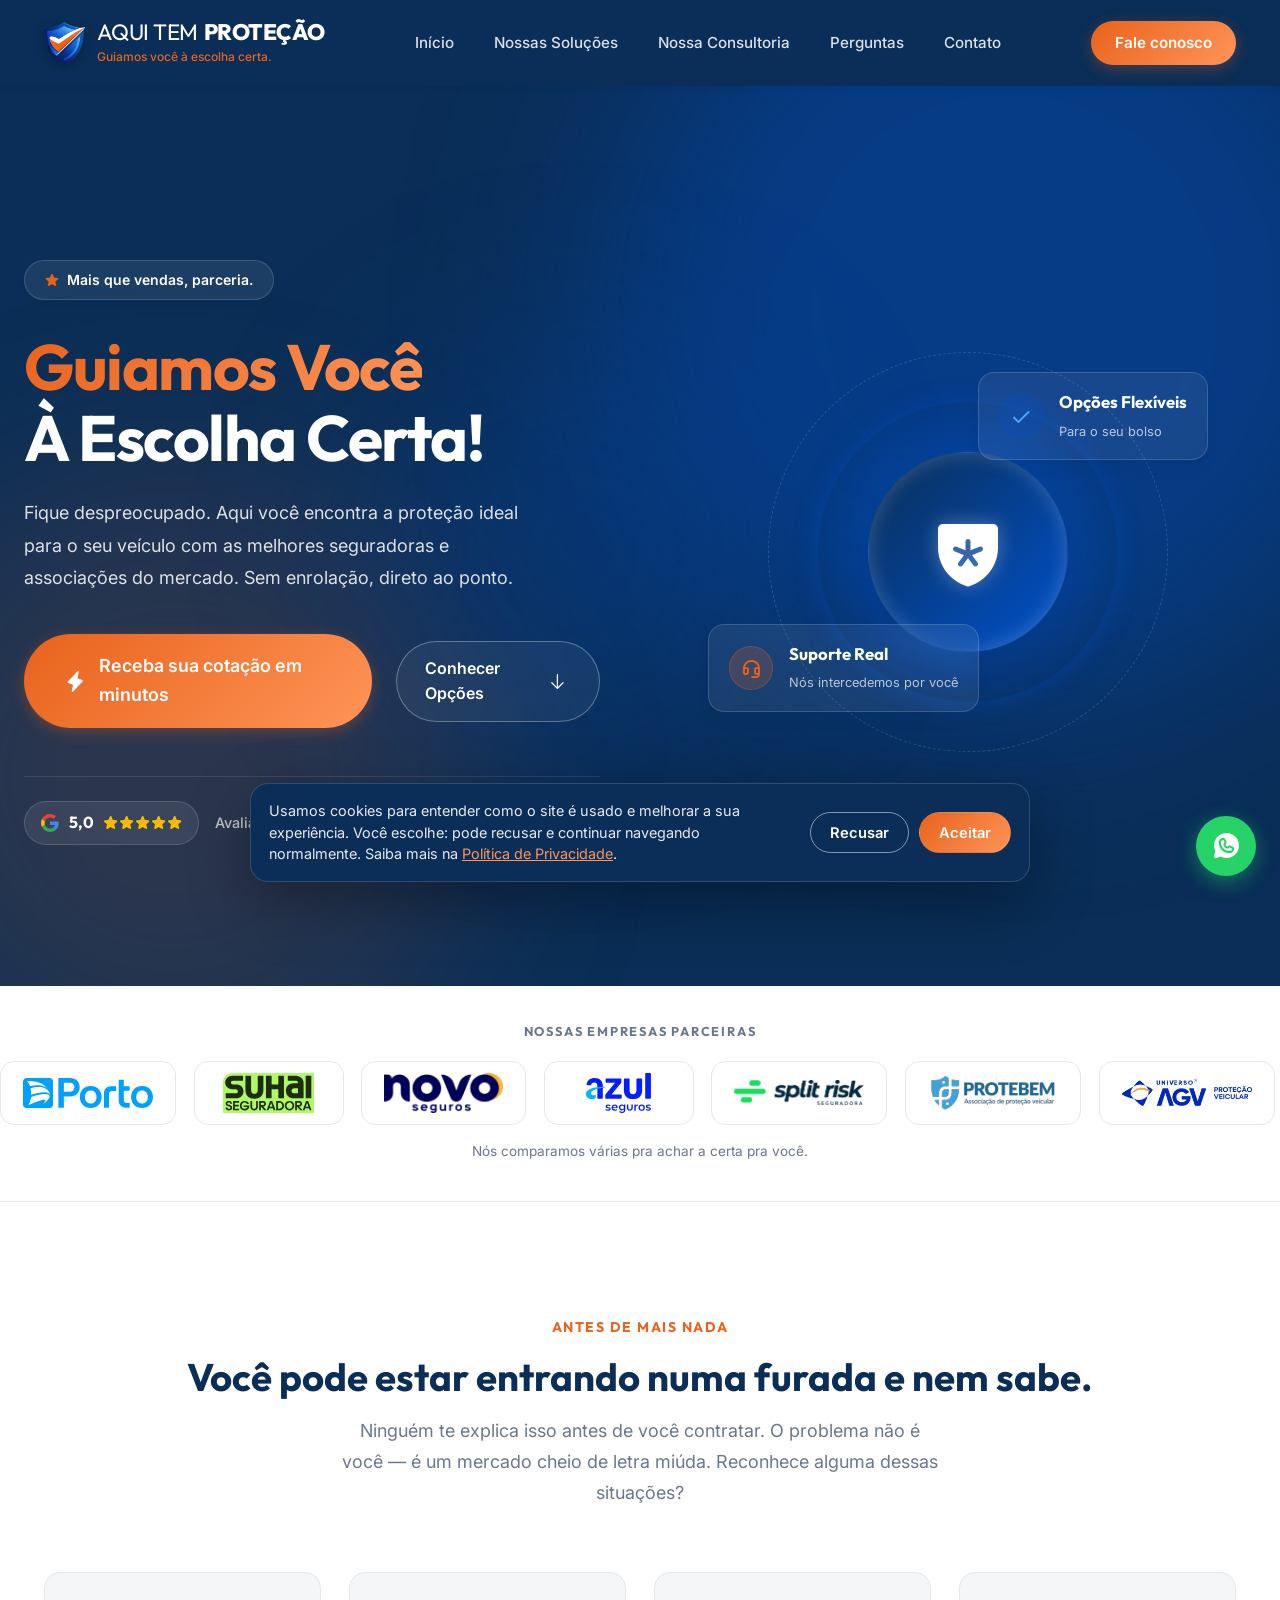
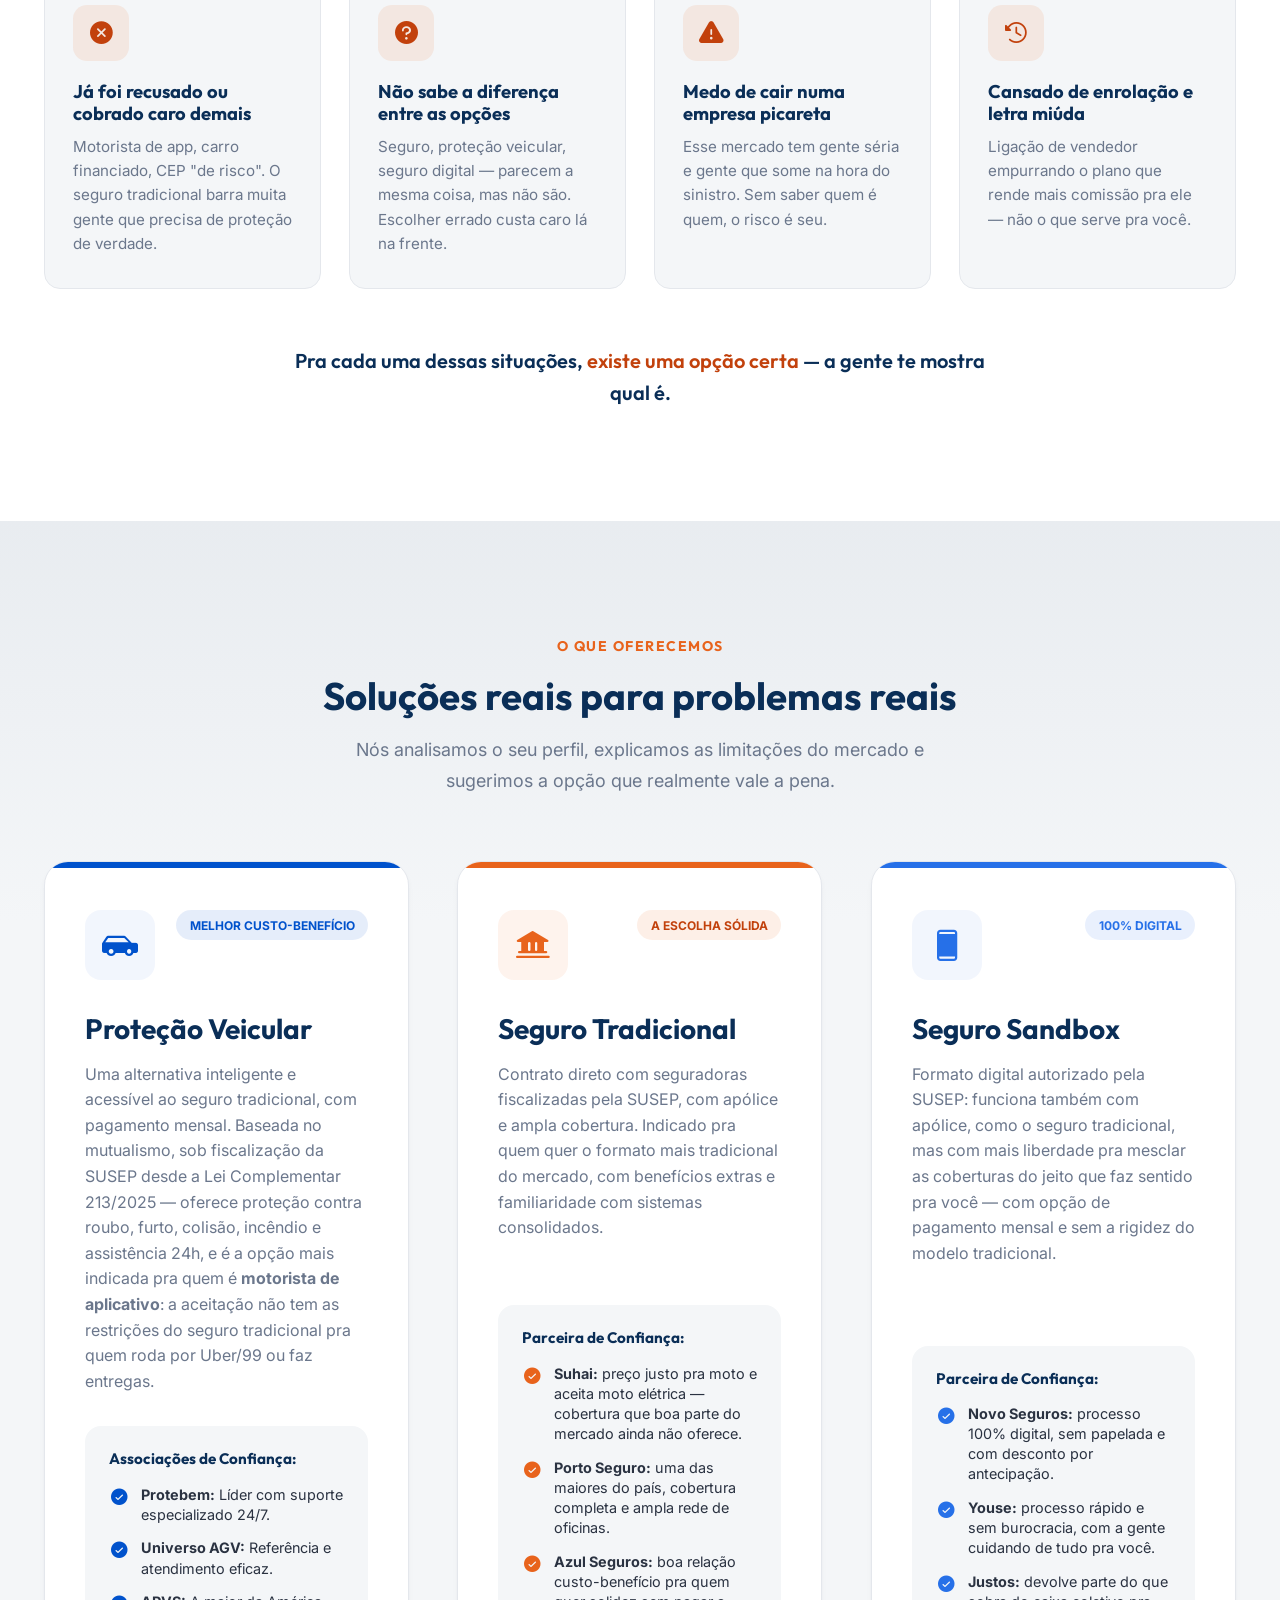
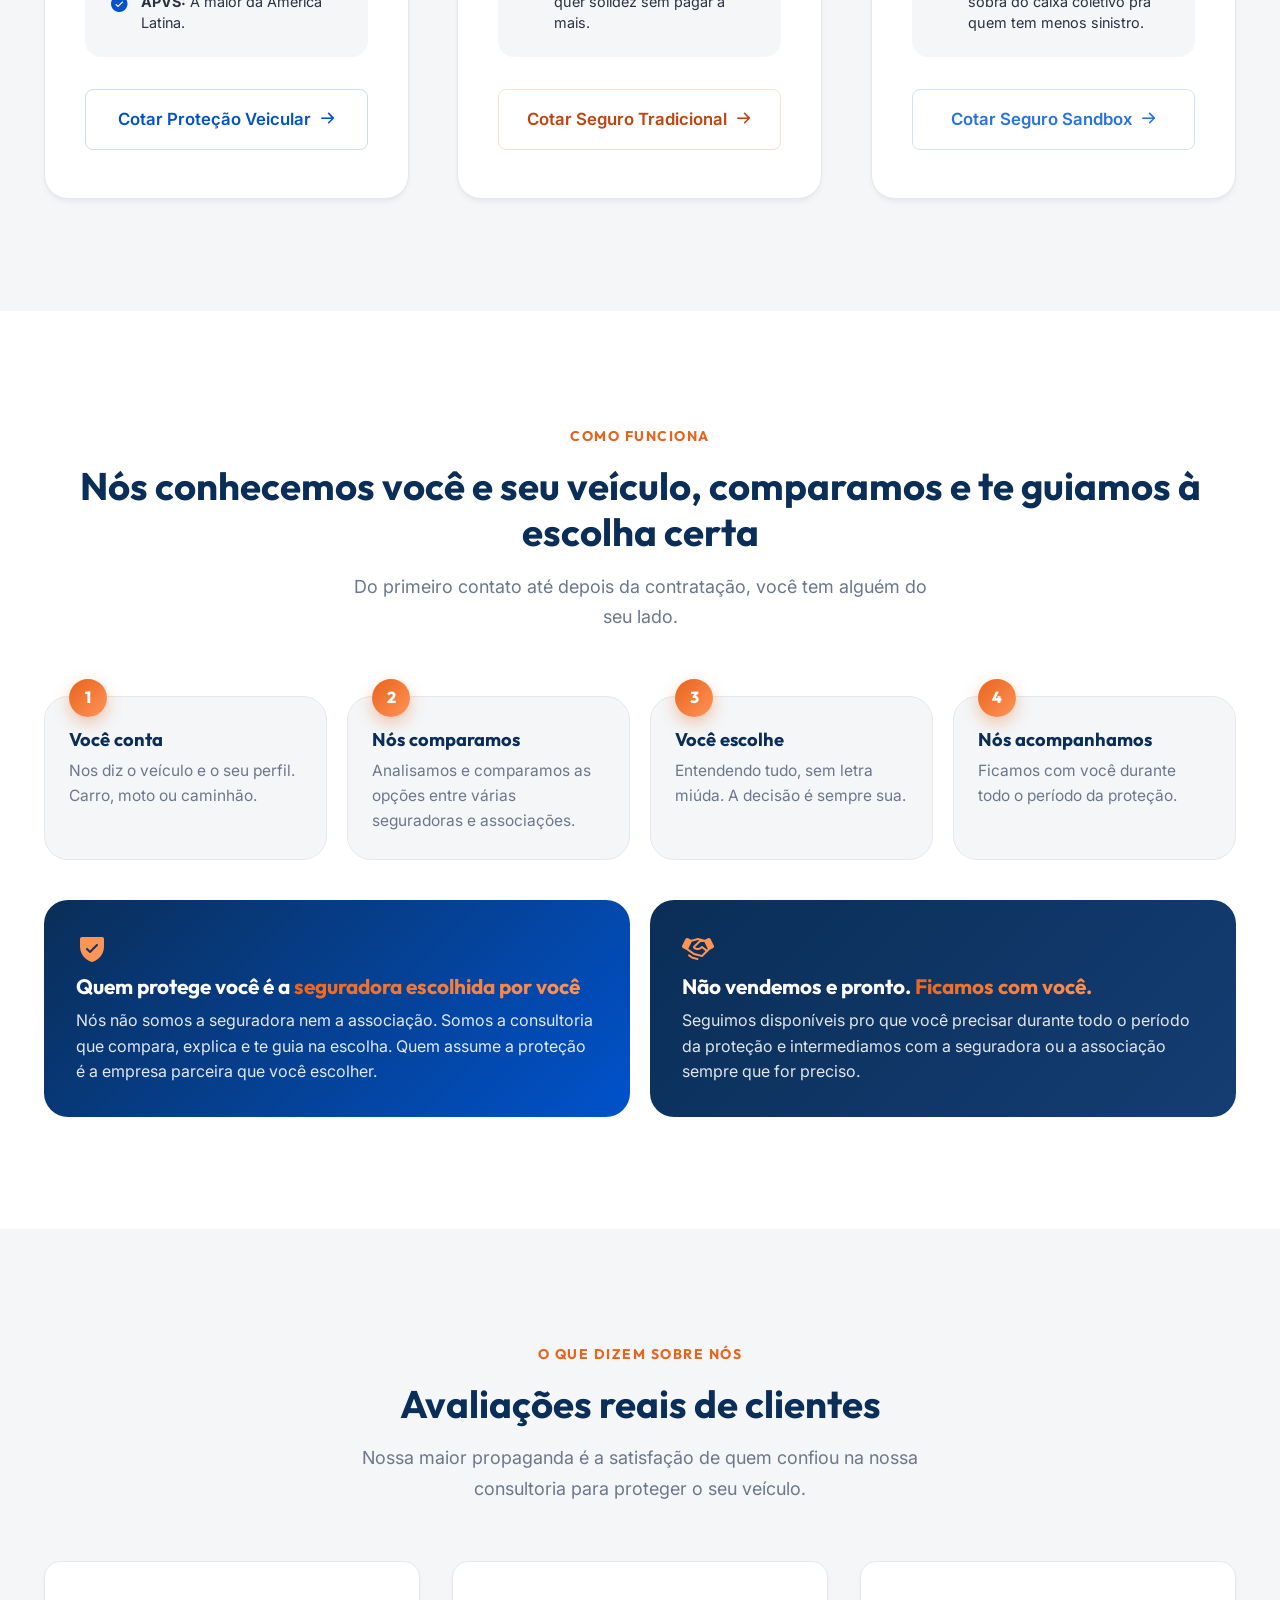
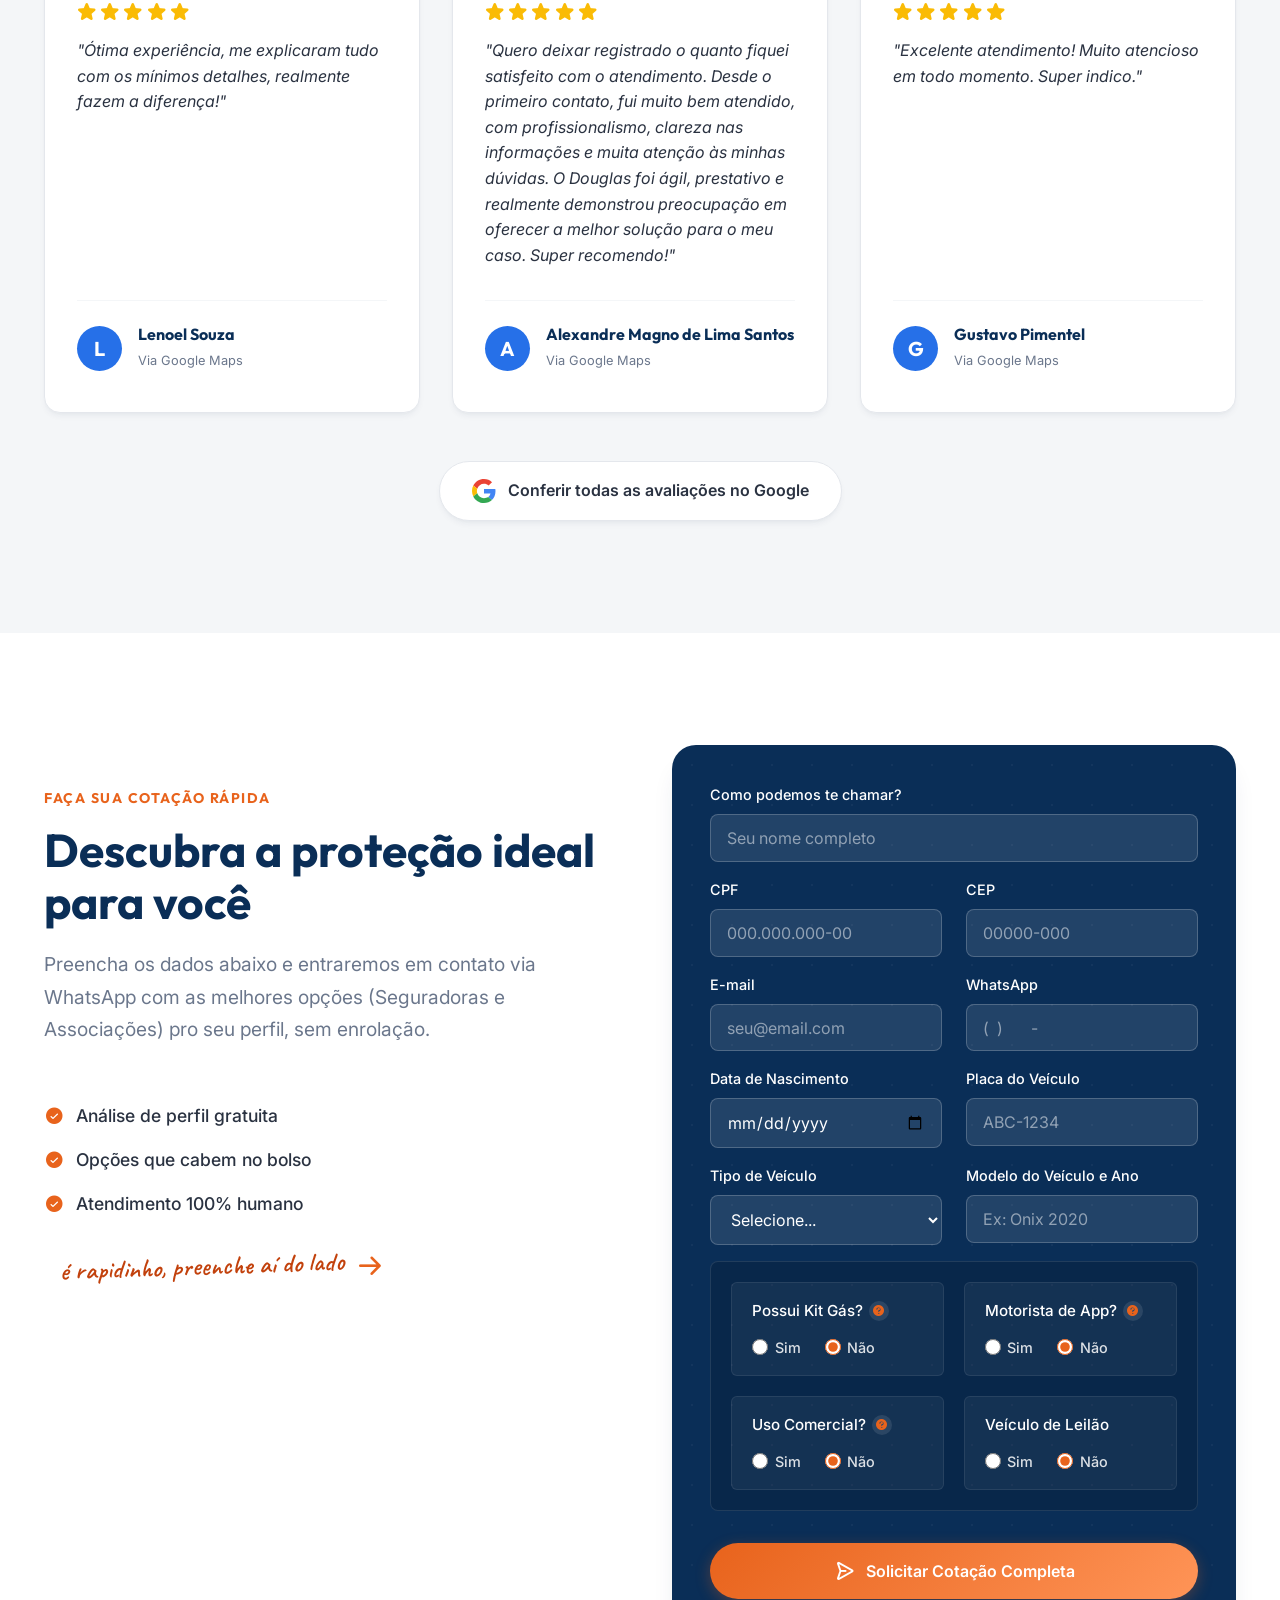
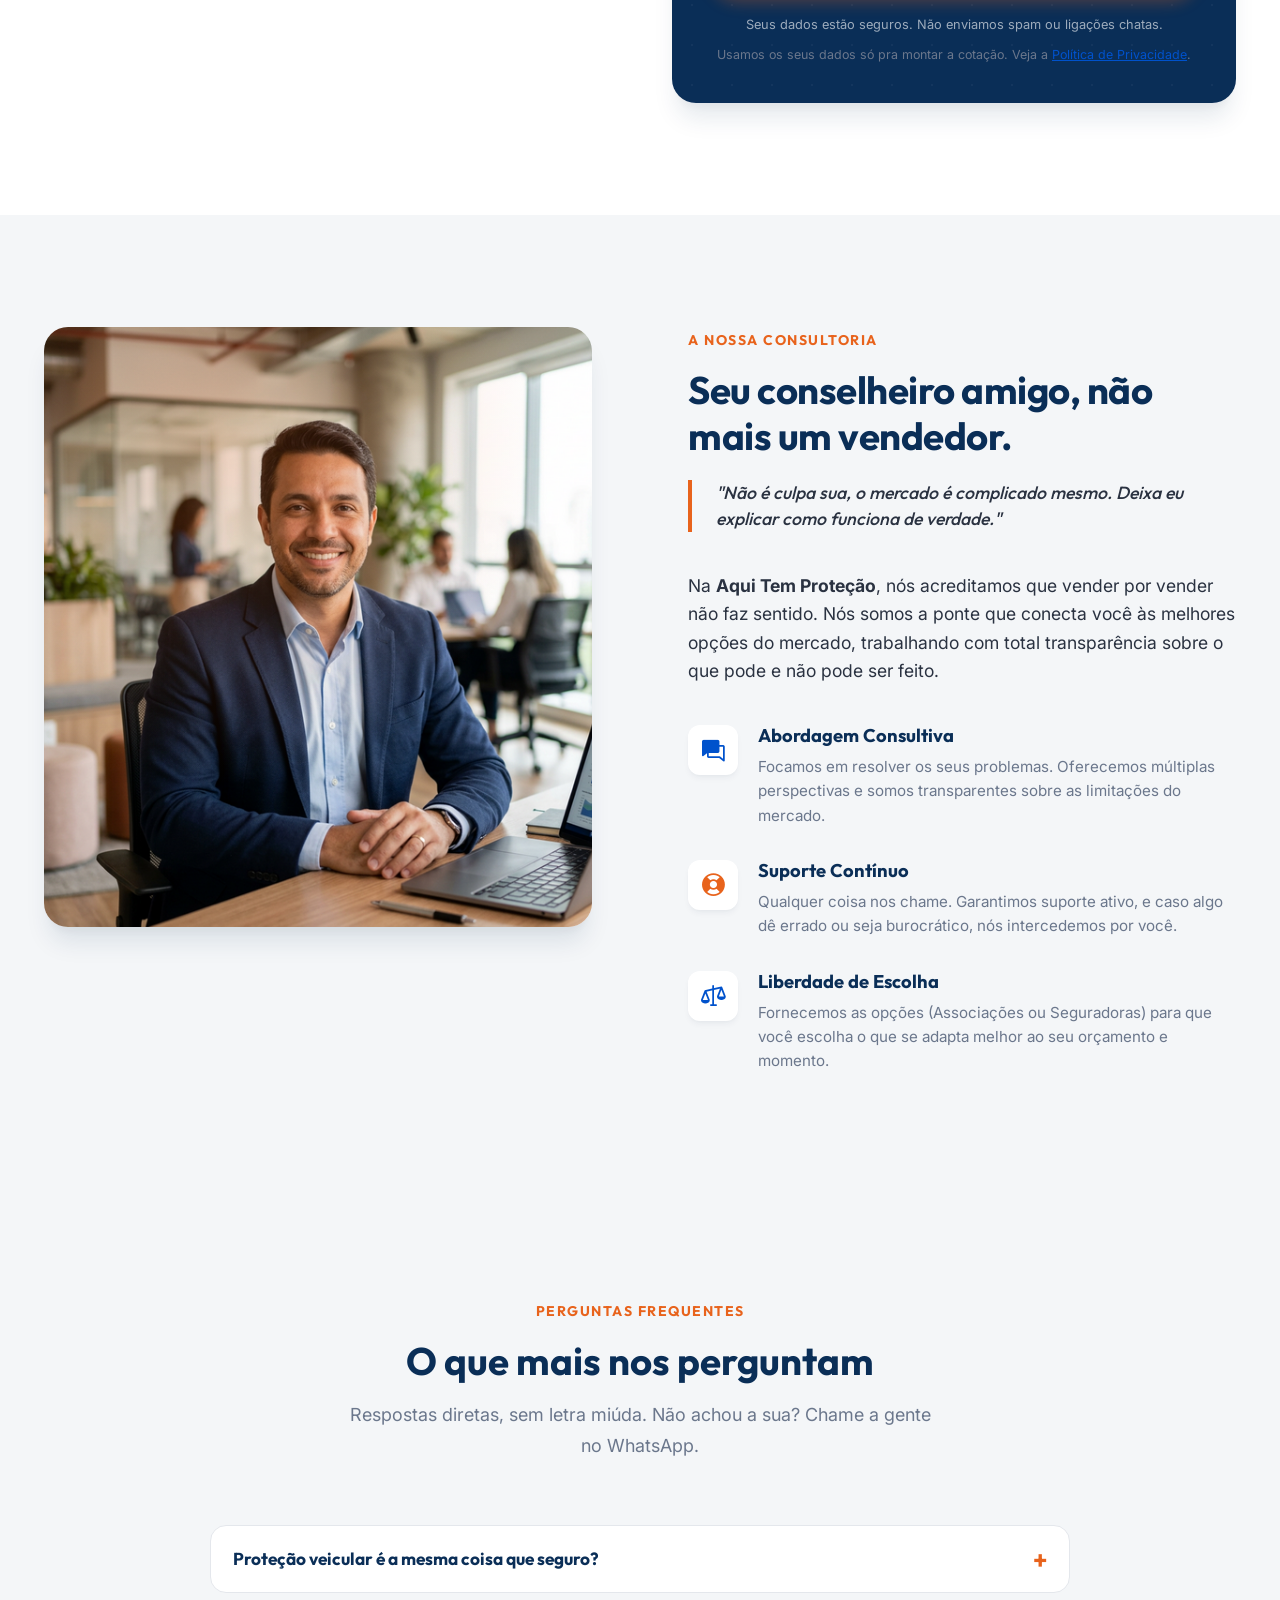
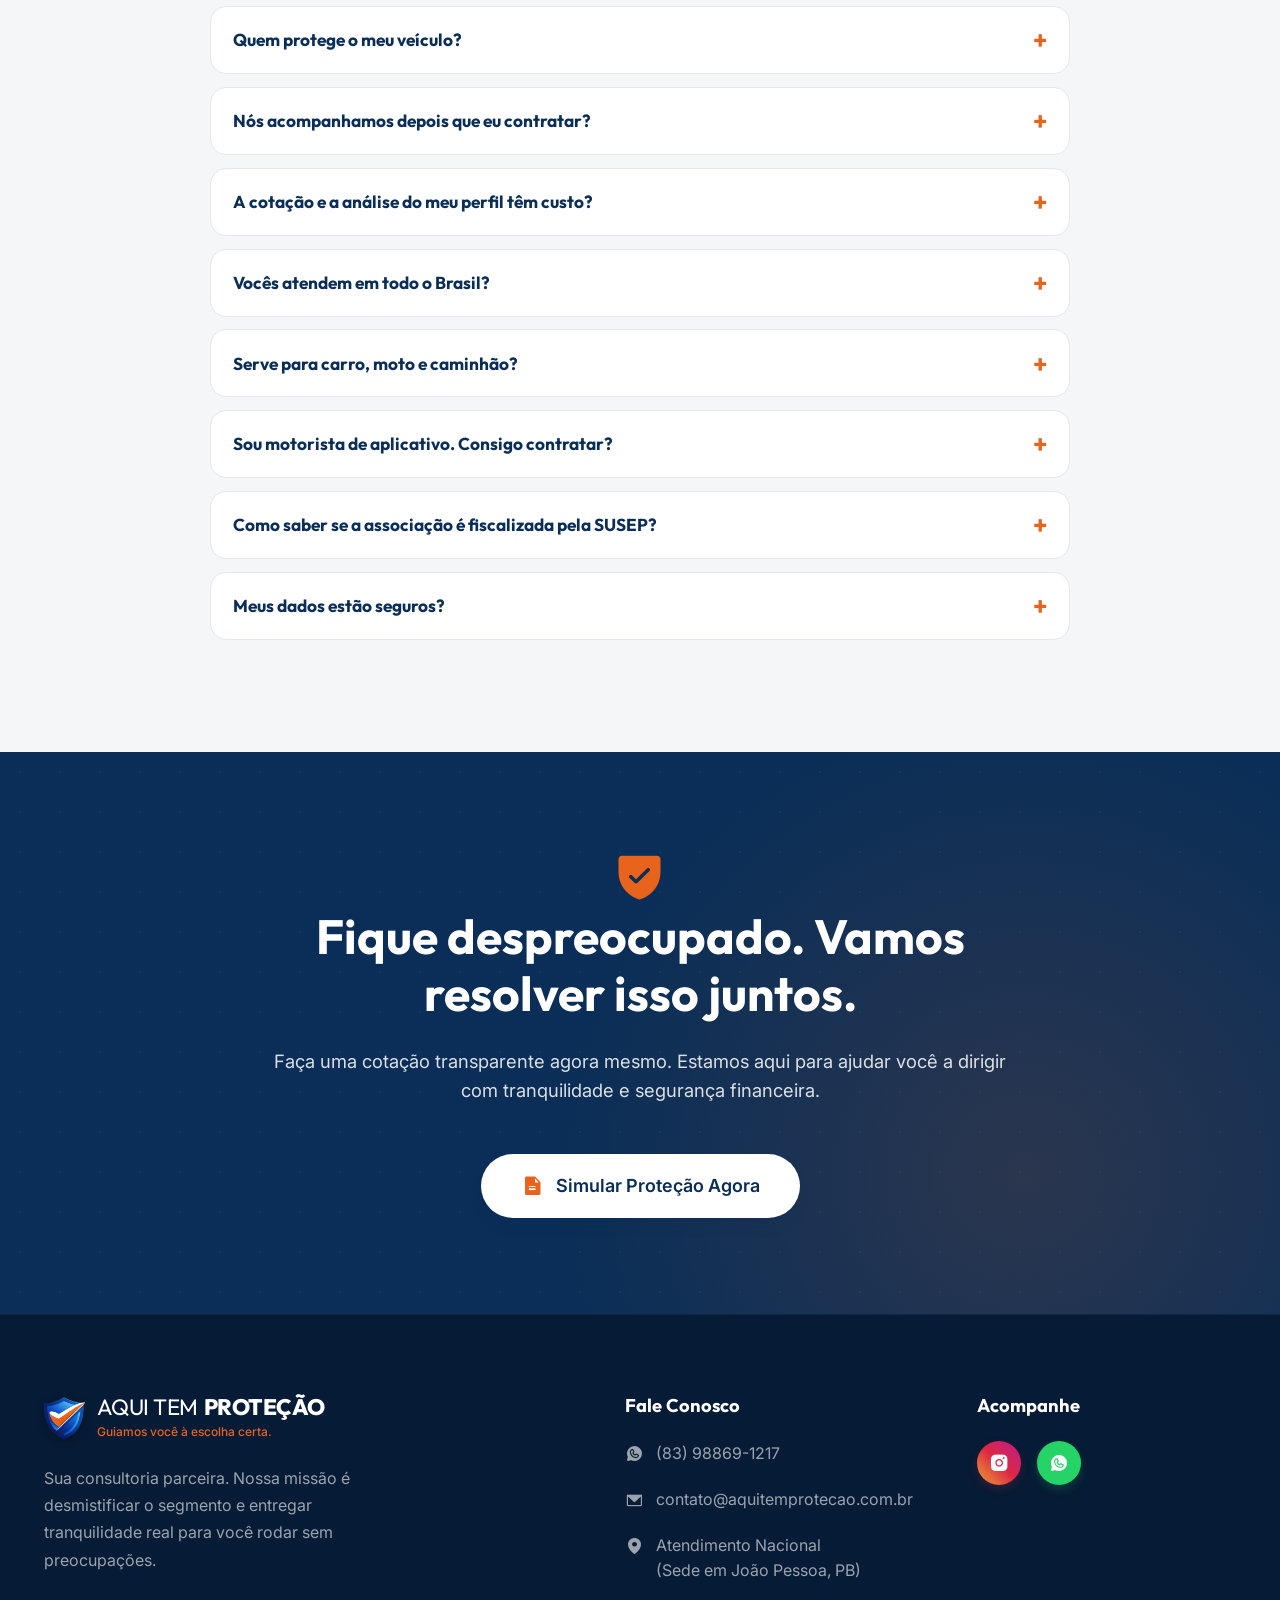
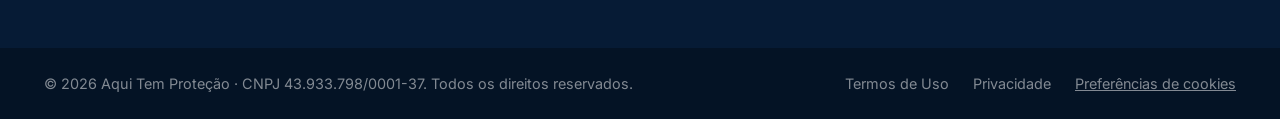
<file: index.html>
<!DOCTYPE html>
<html lang="pt-BR">
<head>
    <meta charset="UTF-8">
    <meta name="viewport" content="width=device-width, initial-scale=1.0">
    <title>AQUI TEM PROTEÇÃO — Guiamos Você À Escolha Certa!</title>
    <meta name="description" content="Consultoria especializada em proteção veicular e seguro tradicional. Atendimento humano, parceiro e focado em resolver o seu problema. Fique despreocupado!">

    <!-- Favicon -->
    <link rel="icon" href="assets/favicon.ico" sizes="any">
    <link rel="icon" type="image/png" sizes="32x32" href="assets/favicon-32x32.png">
    <link rel="apple-touch-icon" sizes="180x180" href="assets/apple-touch-icon.png">

    <!-- SEO -->
    <link rel="canonical" href="https://www.aquitemprotecao.com.br/">
    <meta name="robots" content="index, follow">
    <meta name="author" content="Aqui Tem Proteção">
    <meta name="keywords" content="seguro de carro João Pessoa, proteção veicular João Pessoa, seguro auto PB, cotação seguro veicular, seguro carro barato Paraíba, consultoria seguros João Pessoa, proteção veicular AGV Protebem APVS, Porto Seguro SulAmérica João Pessoa">

    <!-- Geo (Local SEO) -->
    <meta name="geo.region" content="BR-PB">
    <meta name="geo.placename" content="João Pessoa, Paraíba">
    <meta name="geo.position" content="-7.1195;-34.8450">
    <meta name="ICBM" content="-7.1195, -34.8450">

    <!-- Open Graph (WhatsApp, Facebook, LinkedIn) -->
    <meta property="og:type" content="website">
    <meta property="og:url" content="https://www.aquitemprotecao.com.br/">
    <meta property="og:title" content="AQUI TEM PROTEÇÃO — Guiamos Você À Escolha Certa!">
    <meta property="og:description" content="Consultoria especializada em proteção veicular e seguro tradicional. Atendimento humano, parceiro e focado em resolver o seu problema. Fique despreocupado!">
    <meta property="og:image" content="https://www.aquitemprotecao.com.br/assets/og-image-v2.png">
    <meta property="og:image:width" content="1200">
    <meta property="og:image:height" content="630">
    <meta property="og:locale" content="pt_BR">
    <meta property="og:site_name" content="Aqui Tem Proteção">

    <!-- Twitter Card -->
    <meta name="twitter:card" content="summary_large_image">
    <meta name="twitter:title" content="AQUI TEM PROTEÇÃO — Guiamos Você À Escolha Certa!">
    <meta name="twitter:description" content="Consultoria especializada em proteção veicular e seguro tradicional. Atendimento humano, parceiro e focado em resolver o seu problema.">
    <meta name="twitter:image" content="https://www.aquitemprotecao.com.br/assets/og-image-v2.png">

    <!-- Mobile -->
    <meta name="theme-color" content="#0052CC">

    <!-- Schema.org — InsuranceAgency (Google Knowledge Panel / Rich Results) -->
    <script type="application/ld+json">
    {
      "@context": "https://schema.org",
      "@type": "InsuranceAgency",
      "name": "Aqui Tem Proteção",
      "taxID": "43933798000137",
      "url": "https://www.aquitemprotecao.com.br",
      "logo": "https://www.aquitemprotecao.com.br/assets/logo-horizontal.png",
      "image": "https://www.aquitemprotecao.com.br/assets/og-image-v2.png",
      "description": "Consultoria especializada em proteção veicular e seguro tradicional em João Pessoa, PB. Atendimento humano, transparente e focado em resolver o seu problema.",
      "telephone": "+55-83-98869-1217",
      "email": "contato@aquitemprotecao.com.br",
      "address": {
        "@type": "PostalAddress",
        "addressLocality": "João Pessoa",
        "addressRegion": "PB",
        "addressCountry": "BR"
      },
      "geo": {
        "@type": "GeoCoordinates",
        "latitude": -7.1195,
        "longitude": -34.8450
      },
      "areaServed": {
        "@type": "Country",
        "name": "Brasil"
      },
      "openingHoursSpecification": [
        {
          "@type": "OpeningHoursSpecification",
          "dayOfWeek": ["Monday","Tuesday","Wednesday","Thursday","Friday"],
          "opens": "09:00",
          "closes": "18:00"
        },
        {
          "@type": "OpeningHoursSpecification",
          "dayOfWeek": "Saturday",
          "opens": "09:00",
          "closes": "13:00"
        }
      ],
      "hasOfferCatalog": {
        "@type": "OfferCatalog",
        "name": "Soluções de Proteção Veicular",
        "itemListElement": [
          {
            "@type": "Offer",
            "itemOffered": { "@type": "Service", "name": "Proteção Veicular", "description": "Alternativa inteligente ao seguro tradicional. Universo AGV, Protebem e APVS." }
          },
          {
            "@type": "Offer",
            "itemOffered": { "@type": "Service", "name": "Seguro Tradicional", "description": "Suhai e demais seguradoras parceiras. Coberturas completas fiscalizadas pela SUSEP." }
          },
          {
            "@type": "Offer",
            "itemOffered": { "@type": "Service", "name": "Seguro Sandbox", "description": "Seguros 100% digitais. Novo Seguros e outras digitais autorizadas pela SUSEP." }
          }
        ]
      },
      "sameAs": [
        "https://www.instagram.com/aquitemprotecao"
      ]
    }
    </script>
    <!-- ⚠️ aggregateRating removido de propósito: sem uma contagem de avaliação confirmada agora,
         é melhor omitir do que publicar um número não verificado no schema. Ver site-novo/README.md. -->

    <!-- Google Fonts -->
    <link rel="preconnect" href="https://fonts.googleapis.com">
    <link rel="preconnect" href="https://fonts.gstatic.com" crossorigin>
    <link href="https://fonts.googleapis.com/css2?family=Inter:wght@400;500;600&family=Outfit:wght@400;500;700;800&family=Caveat:wght@600;700&display=swap" rel="stylesheet">

    <!-- Phosphor Icons (auto-hospedados, sem depender de CDN externo) -->
    <link rel="stylesheet" href="assets/icons/regular/style.css">
    <link rel="stylesheet" href="assets/icons/bold/style.css">
    <link rel="stylesheet" href="assets/icons/fill/style.css">

    <link rel="stylesheet" href="styles.css">

    <!-- Meta Pixel agora carrega só depois que o visitante aceita os cookies (ver analytics.js) -->
    <link rel="stylesheet" href="extras.css">
    <script src="config.js"></script>
    <script src="analytics.js"></script>
    <script type="application/ld+json">{"@context": "https://schema.org", "@type": "FAQPage", "mainEntity": [{"@type": "Question", "name": "Proteção veicular é a mesma coisa que seguro?", "acceptedAnswer": {"@type": "Answer", "text": "Não. No seguro tradicional, você contrata uma seguradora fiscalizada pela SUSEP e recebe uma apólice. Na proteção veicular, você faz parte de uma associação de proteção patrimonial mutualista, em que os custos são divididos entre os associados. Desde a Lei Complementar 213/2025, essas associações também passaram a ser fiscalizadas pela SUSEP. Nós explicamos a diferença e comparamos as duas opções pro seu perfil."}}, {"@type": "Question", "name": "Quem protege o meu veículo?", "acceptedAnswer": {"@type": "Answer", "text": "Quem protege você é a seguradora ou a associação escolhida por você. Nós não somos a seguradora nem a associação: comparamos as opções, explicamos tudo sem letra miúda e te guiamos na escolha certa."}}, {"@type": "Question", "name": "Nós acompanhamos depois que eu contratar?", "acceptedAnswer": {"@type": "Answer", "text": "Sim. Nós acompanhamos você durante todo o período da proteção. Não vendemos e pronto: seguimos disponíveis pro que você precisar e intermediamos com a seguradora ou a associação sempre que for preciso."}}, {"@type": "Question", "name": "A cotação e a análise do meu perfil têm custo?", "acceptedAnswer": {"@type": "Answer", "text": "A análise de perfil e a cotação são gratuitas. Você preenche o formulário e nós falamos com você pelo WhatsApp com as opções que cabem no seu perfil."}}, {"@type": "Question", "name": "Vocês atendem em todo o Brasil?", "acceptedAnswer": {"@type": "Answer", "text": "Sim. O atendimento é 100% online e nacional, com sede em João Pessoa (PB)."}}, {"@type": "Question", "name": "Serve para carro, moto e caminhão?", "acceptedAnswer": {"@type": "Answer", "text": "Sim. Cotamos para carro, moto, caminhão e utilitário. Informe o tipo do veículo e o uso (aplicativo, entregas, uso comercial) no formulário que nós indicamos as opções que atendem o seu caso."}}, {"@type": "Question", "name": "Sou motorista de aplicativo. Consigo contratar?", "acceptedAnswer": {"@type": "Answer", "text": "Informe no formulário que você é motorista de aplicativo. Nós analisamos o seu caso e indicamos as opções que aceitam o seu perfil."}}, {"@type": "Question", "name": "Como saber se a associação é fiscalizada pela SUSEP?", "acceptedAnswer": {"@type": "Answer", "text": "Sempre confira se a associação é fiscalizada pela SUSEP antes de contratar. Nós só trabalhamos com as que são."}}, {"@type": "Question", "name": "Meus dados estão seguros?", "acceptedAnswer": {"@type": "Answer", "text": "Usamos os seus dados só pra montar a sua cotação e falar com você. Veja os detalhes na nossa Política de Privacidade."}}]}</script>
</head>
<body>
    <div id="read-progress"></div>
    <!-- Navbar sólida e sempre no topo (sem truque de transparência/wrapper — pra garantir
         que o clique funcione em qualquer contexto, inclusive dentro do preview) -->
    <header class="navbar" id="navbar">
        <div class="container nav-content">
            <a href="#" class="brand-logo-custom">
                <img src="assets/simbolo-negativo.png" alt="Escudo Aqui Tem Proteção" class="brand-shield-icon">
                <div class="brand-text-wrapper">
                    <div class="brand-title">
                        <span class="light-text">AQUI TEM</span>
                        <span class="bold-text">PROTEÇÃO</span>
                    </div>
                    <div class="brand-slogan">Guiamos você à escolha certa.</div>
                </div>
            </a>

            <nav class="nav-links">
                <a href="#home">Início</a>
                <a href="#solucoes">Nossas Soluções</a>
                <a href="#sobre">Nossa Consultoria</a>
                <a href="#perguntas">Perguntas</a>
                <a href="#contato">Contato</a>
                <a href="https://wa.me/5583988691217?text=Acabei%20de%20olhar%20o%20site%20de%20voc%C3%AAs%20e%20queria%20fazer%20uma%20cota%C3%A7%C3%A3o" target="_blank" rel="noopener" class="btn btn-primary nav-mobile-cta">Fale conosco</a>
            </nav>

            <a href="https://wa.me/5583988691217?text=Acabei%20de%20olhar%20o%20site%20de%20voc%C3%AAs%20e%20queria%20fazer%20uma%20cota%C3%A7%C3%A3o" target="_blank" rel="noopener" class="btn btn-primary nav-cta" data-local="topo">Fale conosco</a>

            <button class="menu-toggle" aria-label="Abrir menu">
                <i class="ph ph-list"></i>
            </button>
        </div>
    </header>

    <!-- Hero -->
    <section class="hero" id="home">
        <div class="hero-bg-shapes">
            <div class="shape shape-1"></div>
            <div class="shape shape-2"></div>
            <div class="shape shape-3"></div>
        </div>

        <div class="container hero-container">
            <div class="hero-content fade-in-up">
                <div class="badge fade-in-up delay-1"><i class="ph-fill ph-star"></i> Mais que vendas, parceria.</div>
                <h1 class="hero-title">
                    <span class="highlight">Guiamos Você</span><br>
                    À Escolha Certa!
                </h1>
                <p class="hero-subtitle">
                    Fique despreocupado. Aqui você encontra a proteção ideal para o seu veículo com as melhores seguradoras e associações do mercado. Sem enrolação, direto ao ponto.
                </p>
                <div class="hero-actions">
                    <a href="#cotacao" class="btn btn-primary btn-large pulse-btn">
                        <i class="ph-fill ph-lightning"></i>
                        Receba sua cotação em minutos
                    </a>
                    <a href="#solucoes" class="btn btn-outline">
                        Conhecer Opções <i class="ph ph-arrow-down"></i>
                    </a>
                </div>

                <div class="hero-trust">
                    <div class="google-rating-inline">
                        <img src="assets/google-g.svg" alt="Google" style="height:18px;">
                        <strong>5,0</strong>
                        <span class="stars-sm"><i class="ph-fill ph-star"></i><i class="ph-fill ph-star"></i><i class="ph-fill ph-star"></i><i class="ph-fill ph-star"></i><i class="ph-fill ph-star"></i></span>
                    </div>
                    <span>Avaliações reais no Google — <a href="https://www.google.com/maps?cid=6075049973342605065" target="_blank" rel="noopener">confira aqui</a>.</span>
                </div>
            </div>

            <div class="hero-image fade-in-up delay-2">
                <div class="premium-graphic">
                    <div class="circle-layer layer-1"></div>
                    <div class="circle-layer layer-2"></div>
                    <div class="layer-content">
                        <i class="ph-fill ph-shield-star main-icon"></i>
                    </div>

                    <div class="glass-card floating-card-1">
                        <div class="card-icon blue-icon"><i class="ph-bold ph-check"></i></div>
                        <div>
                            <strong>Opções Flexíveis</strong>
                            <span>Para o seu bolso</span>
                        </div>
                    </div>

                    <div class="glass-card floating-card-2">
                        <div class="card-icon orange-icon"><i class="ph-bold ph-headset"></i></div>
                        <div>
                            <strong>Suporte Real</strong>
                            <span>Nós intercedemos por você</span>
                        </div>
                    </div>
                </div>
            </div>
        </div>
    </section>

        <!-- Empresas parceiras -->
    <section class="partners-strip" aria-label="Empresas parceiras">
        <div class="container"><div class="ps-title">Nossas empresas parceiras</div></div>
        <div class="ps-track"><div class="ps-item"><img src="assets/parceiras/porto-seguro.svg" alt="Porto Seguro"></div><div class="ps-item"><img src="assets/parceiras/suhai.svg" alt="Suhai"></div><div class="ps-item"><img src="assets/parceiras/novo-seguros.webp" alt="Novo Seguros"></div><div class="ps-item"><img src="assets/parceiras/azul-seguros.svg" alt="Azul Seguros"></div><div class="ps-item"><img src="assets/parceiras/splitrisk.png" alt="SplitRisk"></div><div class="ps-item"><img src="assets/parceiras/protebem.png" alt="Protebem"></div><div class="ps-item"><img src="assets/parceiras/agv.png" alt="Universo AGV"></div><div class="ps-item"><img src="assets/parceiras/apvs.jpg" alt="APVS Brasil"></div><div class="ps-item"><img src="assets/parceiras/tokio-marine.png" alt="Tokio Marine"></div><div class="ps-item"><img src="assets/parceiras/youse.png" alt="Youse"></div><div class="ps-item"><img src="assets/parceiras/justos.png" alt="Justos"></div><div class="ps-item"><img src="assets/parceiras/porto-seguro.svg" alt="Porto Seguro"></div><div class="ps-item"><img src="assets/parceiras/suhai.svg" alt="Suhai"></div><div class="ps-item"><img src="assets/parceiras/novo-seguros.webp" alt="Novo Seguros"></div><div class="ps-item"><img src="assets/parceiras/azul-seguros.svg" alt="Azul Seguros"></div><div class="ps-item"><img src="assets/parceiras/splitrisk.png" alt="SplitRisk"></div><div class="ps-item"><img src="assets/parceiras/protebem.png" alt="Protebem"></div><div class="ps-item"><img src="assets/parceiras/agv.png" alt="Universo AGV"></div><div class="ps-item"><img src="assets/parceiras/apvs.jpg" alt="APVS Brasil"></div><div class="ps-item"><img src="assets/parceiras/tokio-marine.png" alt="Tokio Marine"></div><div class="ps-item"><img src="assets/parceiras/youse.png" alt="Youse"></div><div class="ps-item"><img src="assets/parceiras/justos.png" alt="Justos"></div></div>
        <p class="ps-note">Nós comparamos várias pra achar a certa pra você.</p>
    </section>

<!-- Seção de dor / necessidade -->
    <section class="pain-section" id="dores">
        <div class="container">
            <div class="section-header text-center slide-up">
                <span class="subtitle">Antes de mais nada</span>
                <h2>Você pode estar entrando numa furada e nem sabe.</h2>
                <p>Ninguém te explica isso antes de você contratar. O problema não é você — é um mercado cheio de letra miúda. Reconhece alguma dessas situações?</p>
            </div>
            <div class="swipe-hint" aria-hidden="true"><span>Deslize pro lado</span><svg viewBox="0 0 40 16" width="30" height="12"><path d="M2 8h32M26 2l8 6-8 6" fill="none" stroke="currentColor" stroke-width="3" stroke-linecap="round" stroke-linejoin="round"/></svg></div>
            <div class="pain-grid">
                <div class="pain-card slide-up">
                    <div class="pain-icon"><i class="ph-fill ph-x-circle"></i></div>
                    <h3>Já foi recusado ou cobrado caro demais</h3>
                    <p>Motorista de app, carro financiado, CEP "de risco". O seguro tradicional barra muita gente que precisa de proteção de verdade.</p>
                </div>
                <div class="pain-card slide-up delay-1">
                    <div class="pain-icon"><i class="ph-fill ph-question"></i></div>
                    <h3>Não sabe a diferença entre as opções</h3>
                    <p>Seguro, proteção veicular, seguro digital — parecem a mesma coisa, mas não são. Escolher errado custa caro lá na frente.</p>
                </div>
                <div class="pain-card slide-up delay-2">
                    <div class="pain-icon"><i class="ph-fill ph-warning"></i></div>
                    <h3>Medo de cair numa empresa picareta</h3>
                    <p>Esse mercado tem gente séria e gente que some na hora do sinistro. Sem saber quem é quem, o risco é seu.</p>
                </div>
                <div class="pain-card slide-up delay-2">
                    <div class="pain-icon"><i class="ph-fill ph-clock-counter-clockwise"></i></div>
                    <h3>Cansado de enrolação e letra miúda</h3>
                    <p>Ligação de vendedor empurrando o plano que rende mais comissão pra ele — não o que serve pra você.</p>
                </div>
            </div>
            <p class="pain-transition slide-up">Pra cada uma dessas situações, <span class="coral">existe uma opção certa</span> — a gente te mostra qual é.</p>
        </div>
    </section>

    <!-- Soluções -->
    <section class="services" id="solucoes">
        <div class="container">
            <div class="section-header text-center slide-up">
                <span class="subtitle">O que oferecemos</span>
                <h2>Soluções reais para problemas reais</h2>
                <p>Nós analisamos o seu perfil, explicamos as limitações do mercado e sugerimos a opção que realmente vale a pena.</p>
            </div>

            <div class="swipe-hint" aria-hidden="true"><span>Deslize pro lado</span><svg viewBox="0 0 40 16" width="30" height="12"><path d="M2 8h32M26 2l8 6-8 6" fill="none" stroke="currentColor" stroke-width="3" stroke-linecap="round" stroke-linejoin="round"/></svg></div>
            <div class="services-grid">
                <!-- Proteção Veicular -->
                <div class="service-card slide-up hover-lift">
                    <div class="card-top-accent"></div>
                    <div class="card-icon-wrapper">
                        <div class="card-icon">
                            <i class="ph-fill ph-car-profile"></i>
                        </div>
                        <div class="badge-sm">Melhor Custo-Benefício</div>
                    </div>
                    <h3>Proteção Veicular</h3>
                    <p>Uma alternativa inteligente e acessível ao seguro tradicional, com pagamento mensal. Baseada no mutualismo, sob fiscalização da SUSEP desde a Lei Complementar 213/2025 — oferece proteção contra roubo, furto, colisão, incêndio e assistência 24h, e é a opção mais indicada pra quem é <strong>motorista de aplicativo</strong>: a aceitação não tem as restrições do seguro tradicional pra quem roda por Uber/99 ou faz entregas.</p>

                    <div class="features-list">
                        <h4>Associações de Confiança:</h4>
                        <ul class="partner-list">
                            <li><i class="ph-fill ph-check-circle"></i> <span><strong>Protebem:</strong> Líder com suporte especializado 24/7.</span></li>
                            <li><i class="ph-fill ph-check-circle"></i> <span><strong>Universo AGV:</strong> Referência e atendimento eficaz.</span></li>
                            <li><i class="ph-fill ph-check-circle"></i> <span><strong>APVS:</strong> A maior da América Latina.</span></li>
                        </ul>
                    </div>
                    <a href="#cotacao" class="card-link">Cotar Proteção Veicular <i class="ph-bold ph-arrow-right"></i></a>
                </div>

                <!-- Seguro Tradicional -->
                <div class="service-card featured-service slide-up delay-1 hover-lift">
                    <div class="card-top-accent"></div>
                    <div class="card-icon-wrapper">
                        <div class="card-icon">
                            <i class="ph-fill ph-bank"></i>
                        </div>
                        <div class="badge-sm badge-orange">A Escolha Sólida</div>
                    </div>
                    <h3>Seguro Tradicional</h3>
                    <p>Contrato direto com seguradoras fiscalizadas pela SUSEP, com apólice e ampla cobertura. Indicado pra quem quer o formato mais tradicional do mercado, com benefícios extras e familiaridade com sistemas consolidados.</p>

                    <div class="features-list">
                        <h4>Parceira de Confiança:</h4>
                        <ul class="partner-list">
                            <li><i class="ph-fill ph-check-circle"></i> <span><strong>Suhai:</strong> preço justo pra moto e aceita moto elétrica — cobertura que boa parte do mercado ainda não oferece.</span></li>
                            <li><i class="ph-fill ph-check-circle"></i> <span><strong>Porto Seguro:</strong> uma das maiores do país, cobertura completa e ampla rede de oficinas.</span></li>
                            <li><i class="ph-fill ph-check-circle"></i> <span><strong>Azul Seguros:</strong> boa relação custo-benefício pra quem quer solidez sem pagar a mais.</span></li>
                        </ul>
                    </div>
                    <a href="#cotacao" class="card-link orange-link">Cotar Seguro Tradicional <i class="ph-bold ph-arrow-right"></i></a>
                </div>

                <!-- Seguro Sandbox -->
                <div class="service-card slide-up delay-2 hover-lift">
                    <div class="card-top-accent" style="background: var(--clr-primary-light);"></div>
                    <div class="card-icon-wrapper">
                        <div class="card-icon" style="color: var(--clr-primary-light);">
                            <i class="ph-fill ph-device-mobile"></i>
                        </div>
                        <div class="badge-sm" style="background: rgba(38, 112, 232, 0.1); color: var(--clr-primary-light);">100% Digital</div>
                    </div>
                    <h3>Seguro Sandbox</h3>
                    <p>Formato digital autorizado pela SUSEP: funciona também com apólice, como o seguro tradicional, mas com mais liberdade pra mesclar as coberturas do jeito que faz sentido pra você — com opção de pagamento mensal e sem a rigidez do modelo tradicional.</p>

                    <div class="features-list">
                        <h4>Parceira de Confiança:</h4>
                        <ul class="partner-list">
                            <li><i class="ph-fill ph-check-circle" style="color: var(--clr-primary-light);"></i> <span><strong>Novo Seguros:</strong> processo 100% digital, sem papelada e com desconto por antecipação.</span></li>
                            <li><i class="ph-fill ph-check-circle" style="color: var(--clr-primary-light);"></i> <span><strong>Youse:</strong> processo rápido e sem burocracia, com a gente cuidando de tudo pra você.</span></li>
                            <li><i class="ph-fill ph-check-circle" style="color: var(--clr-primary-light);"></i> <span><strong>Justos:</strong> devolve parte do que sobra do caixa coletivo pra quem tem menos sinistro.</span></li>
                        </ul>
                    </div>
                    <a href="#cotacao" class="card-link" style="color: var(--clr-primary-light); border-color: rgba(38, 112, 232, 0.2);">Cotar Seguro Sandbox <i class="ph-bold ph-arrow-right"></i></a>
                </div>
            </div>
        </div>
    </section>

        <!-- Como funciona + acompanhamento -->
    <section class="how" id="como-funciona">
        <div class="container">
            <div class="section-header text-center slide-up">
                <span class="subtitle">Como funciona</span>
                <h2>Nós conhecemos você e seu veículo, comparamos e te guiamos à escolha certa</h2>
                <p>Do primeiro contato até depois da contratação, você tem alguém do seu lado.</p>
            </div>
            <div class="swipe-hint" aria-hidden="true"><span>Deslize pro lado</span><svg viewBox="0 0 40 16" width="30" height="12"><path d="M2 8h32M26 2l8 6-8 6" fill="none" stroke="currentColor" stroke-width="3" stroke-linecap="round" stroke-linejoin="round"/></svg></div>
            <div class="how-steps">
                <div class="how-step slide-up"><h3>Você conta</h3><p>Nos diz o veículo e o seu perfil. Carro, moto ou caminhão.</p></div>
                <div class="how-step slide-up delay-1"><h3>Nós comparamos</h3><p>Analisamos e comparamos as opções entre várias seguradoras e associações.</p></div>
                <div class="how-step slide-up delay-2"><h3>Você escolhe</h3><p>Entendendo tudo, sem letra miúda. A decisão é sempre sua.</p></div>
                <div class="how-step slide-up delay-2"><h3>Nós acompanhamos</h3><p>Ficamos com você durante todo o período da proteção.</p></div>
            </div>
            <div class="who-box">
                <div class="who-card slide-up">
                    <i class="ph-fill ph-shield-check"></i>
                    <h3>Quem protege você é a <span class="grad">seguradora escolhida por você</span></h3>
                    <p>Nós não somos a seguradora nem a associação. Somos a consultoria que compara, explica e te guia na escolha. Quem assume a proteção é a empresa parceira que você escolher.</p>
                </div>
                <div class="who-card alt slide-up delay-1">
                    <i class="ph-fill ph-handshake"></i>
                    <h3>Não vendemos e pronto. <span class="grad">Ficamos com você.</span></h3>
                    <p>Seguimos disponíveis pro que você precisar durante todo o período da proteção e intermediamos com a seguradora ou a associação sempre que for preciso.</p>
                </div>
            </div>
        </div>
    </section>

<!-- Avaliações reais do Google -->
    <section class="testimonials" id="avaliacoes">
        <div class="container">
            <div class="section-header text-center slide-up">
                <span class="subtitle">O que dizem sobre nós</span>
                <h2>Avaliações reais de clientes</h2>
                <p>Nossa maior propaganda é a satisfação de quem confiou na nossa consultoria para proteger o seu veículo.</p>
            </div>

            <div class="swipe-hint" aria-hidden="true"><span>Deslize pro lado</span><svg viewBox="0 0 40 16" width="30" height="12"><path d="M2 8h32M26 2l8 6-8 6" fill="none" stroke="currentColor" stroke-width="3" stroke-linecap="round" stroke-linejoin="round"/></svg></div>
            <div class="review-grid">
                <div class="review-card slide-up">
                    <div class="stars">
                        <i class="ph-fill ph-star"></i><i class="ph-fill ph-star"></i><i class="ph-fill ph-star"></i><i class="ph-fill ph-star"></i><i class="ph-fill ph-star"></i>
                    </div>
                    <p class="review-text">"Ótima experiência, me explicaram tudo com os mínimos detalhes, realmente fazem a diferença!"</p>
                    <div class="reviewer">
                        <div class="reviewer-avatar">L</div>
                        <div class="reviewer-info">
                            <h5>Lenoel Souza</h5>
                            <span>Via Google Maps</span>
                        </div>
                    </div>
                </div>

                <div class="review-card slide-up delay-1">
                    <div class="stars">
                        <i class="ph-fill ph-star"></i><i class="ph-fill ph-star"></i><i class="ph-fill ph-star"></i><i class="ph-fill ph-star"></i><i class="ph-fill ph-star"></i>
                    </div>
                    <p class="review-text">"Quero deixar registrado o quanto fiquei satisfeito com o atendimento. Desde o primeiro contato, fui muito bem atendido, com profissionalismo, clareza nas informações e muita atenção às minhas dúvidas. O Douglas foi ágil, prestativo e realmente demonstrou preocupação em oferecer a melhor solução para o meu caso. Super recomendo!"</p>
                    <div class="reviewer">
                        <div class="reviewer-avatar">A</div>
                        <div class="reviewer-info">
                            <h5>Alexandre Magno de Lima Santos</h5>
                            <span>Via Google Maps</span>
                        </div>
                    </div>
                </div>

                <div class="review-card slide-up delay-2">
                    <div class="stars">
                        <i class="ph-fill ph-star"></i><i class="ph-fill ph-star"></i><i class="ph-fill ph-star"></i><i class="ph-fill ph-star"></i><i class="ph-fill ph-star"></i>
                    </div>
                    <p class="review-text">"Excelente atendimento! Muito atencioso em todo momento. Super indico."</p>
                    <div class="reviewer">
                        <div class="reviewer-avatar">G</div>
                        <div class="reviewer-info">
                            <h5>Gustavo Pimentel</h5>
                            <span>Via Google Maps</span>
                        </div>
                    </div>
                </div>
            </div>

            <div class="google-link-wrapper slide-up">
                <a href="https://www.google.com/maps?cid=6075049973342605065" target="_blank" rel="noopener" class="google-button">
                    <img src="assets/google-g.svg" alt="Google">
                    Conferir todas as avaliações no Google
                </a>
            </div>
        </div>
    </section>

    <!-- Formulário de Cotação -->
    <section class="quote-section" id="cotacao">
        <div class="container quote-container">
            <div class="quote-content slide-right">
                <span class="subtitle">Faça sua Cotação Rápida</span>
                <h2>Descubra a proteção ideal para você</h2>
                <p>Preencha os dados abaixo e entraremos em contato via WhatsApp com as melhores opções (Seguradoras e Associações) pro seu perfil, sem enrolação.</p>
                <div class="benefits-list mt-3">
                    <div class="benefit-item">
                        <i class="ph-fill ph-check-circle text-orange"></i>
                        <span>Análise de perfil gratuita</span>
                    </div>
                    <div class="benefit-item">
                        <i class="ph-fill ph-check-circle text-orange"></i>
                        <span>Opções que cabem no bolso</span>
                    </div>
                    <div class="benefit-item">
                        <i class="ph-fill ph-check-circle text-orange"></i>
                        <span>Atendimento 100% humano</span>
                    </div>
                </div>

                <div class="quote-nudge">
                    <span class="quote-nudge-text">é rapidinho, preenche aí do lado</span>
                    <i class="ph-bold ph-arrow-right quote-nudge-arrow" aria-hidden="true"></i>
                </div>
            </div>

            <div class="quote-form-wrapper slide-left">
                <form id="whatsappForm" class="glass-form">
                    <div class="form-group">
                        <label for="nome">Como podemos te chamar?</label>
                        <input type="text" id="nome" name="nome" placeholder="Seu nome completo" required>
                    </div>
                    <div class="form-row">
                        <div class="form-group half">
                            <label for="cpf">CPF</label>
                            <input type="text" id="cpf" name="cpf" placeholder="000.000.000-00" required>
                        </div>
                        <div class="form-group half">
                            <label for="cep">CEP</label>
                            <input type="text" id="cep" name="cep" placeholder="00000-000" required>
                        </div>
                    </div>

                    <div class="form-row">
                        <div class="form-group half">
                            <label for="email">E-mail</label>
                            <input type="email" id="email" name="email" placeholder="seu@email.com" required>
                        </div>
                        <div class="form-group half">
                            <label for="telefone">WhatsApp</label>
                            <input type="tel" id="telefone" name="telefone" placeholder="(  )       -    " required>
                        </div>
                    </div>

                    <div class="form-row row-nasc">
                        <div class="form-group half">
                            <label for="nascimento">Data de Nascimento</label>
                            <input type="date" id="nascimento" name="nascimento" required>
                        </div>
                        <div class="form-group half">
                            <label for="placa">Placa do Veículo</label>
                            <input type="text" id="placa" name="placa" placeholder="ABC-1234" required>
                        </div>
                    </div>

                    <div class="form-row">
                        <div class="form-group half">
                            <label for="veiculo">Tipo de Veículo</label>
                            <select id="veiculo" name="veiculo">
                                <option value="" disabled selected>Selecione...</option>
                                <option value="Carro">Carro</option>
                                <option value="Moto">Moto</option>
                                <option value="Caminhão">Caminhão ou Utilitário</option>
                            </select>
                        </div>
                        <div class="form-group half">
                            <label for="modelo">Modelo do Veículo e Ano</label>
                            <input type="text" id="modelo" name="modelo" placeholder="Ex: Onix 2020" required>
                        </div>
                    </div>

                    <div class="form-options">
                        <div class="radio-group">
                            <span class="radio-label">
                                Possui Kit Gás?
                                <button type="button" class="tooltip-icon" data-tooltip="Possui kit gás no veículo, de fábrica ou instalado?" aria-label="O que é isso?"><i class="ph-fill ph-question"></i></button>
                            </span>
                            <div class="radio-options-wrapper">
                                <label><input type="radio" name="kitgas" value="Sim"> Sim</label>
                                <label><input type="radio" name="kitgas" value="Não" checked> Não</label>
                            </div>
                        </div>
                        <div class="radio-group">
                            <span class="radio-label">
                                Motorista de App?
                                <button type="button" class="tooltip-icon" data-tooltip="Vale pra motorista de qualquer aplicativo — Uber, 99 e outros parecidos." aria-label="O que é isso?"><i class="ph-fill ph-question"></i></button>
                            </span>
                            <div class="radio-options-wrapper">
                                <label><input type="radio" name="motorista_app" value="Sim"> Sim</label>
                                <label><input type="radio" name="motorista_app" value="Não" checked> Não</label>
                            </div>
                        </div>
                        <div class="radio-group">
                            <span class="radio-label">
                                Uso Comercial?
                                <button type="button" class="tooltip-icon" data-tooltip="Pra quem faz entregas — Mercado Livre, Shopee, iFood, entre outras — ou usa o veículo pra transporte por empresa ou táxi." aria-label="O que é isso?"><i class="ph-fill ph-question"></i></button>
                            </span>
                            <div class="radio-options-wrapper">
                                <label><input type="radio" name="uso_comercial" value="Sim"> Sim</label>
                                <label><input type="radio" name="uso_comercial" value="Não" checked> Não</label>
                            </div>
                        </div>
                        <div class="radio-group">
                            <span class="radio-label">Veículo de Leilão</span>
                            <div class="radio-options-wrapper">
                                <label><input type="radio" name="leilao" value="Sim"> Sim</label>
                                <label><input type="radio" name="leilao" value="Não" checked> Não</label>
                            </div>
                        </div>
                    </div>

                    <button type="submit" class="btn btn-primary btn-block btn-submit">
                        <i class="ph-bold ph-paper-plane-right"></i> Solicitar Cotação Completa
                    </button>
                    <p class="form-disclaimer">Seus dados estão seguros. Não enviamos spam ou ligações chatas.</p>
                    <p class="form-lgpd">Usamos os seus dados só pra montar a cotação. Veja a <a href="privacidade.html">Política de Privacidade</a>.</p>
                </form>
            </div>
        </div>
    </section>

    <!-- Sobre a Consultoria -->
    <section class="about" id="sobre">
        <div class="container about-container">
            <div class="about-image slide-right">
                <div class="image-wrapper image-wrapper-photo">
                    <!-- Foto provisória (banco de imagens) — trocar assim que o Douglas mandar uma foto real dele -->
                    <div class="img-overlay"></div>
                </div>
            </div>

            <div class="about-content slide-left">
                <span class="subtitle">A Nossa Consultoria</span>
                <h2>Seu conselheiro amigo, não mais um vendedor.</h2>
                <p class="lead-text">"Não é culpa sua, o mercado é complicado mesmo. Deixa eu explicar como funciona de verdade."</p>
                <p>Na <strong>Aqui Tem Proteção</strong>, nós acreditamos que vender por vender não faz sentido. Nós somos a ponte que conecta você às melhores opções do mercado, trabalhando com total transparência sobre o que pode e não pode ser feito.</p>

                <div class="about-features">
                    <div class="feature-item">
                        <div class="f-icon"><i class="ph-fill ph-chats"></i></div>
                        <div>
                            <h4>Abordagem Consultiva</h4>
                            <p>Focamos em resolver os seus problemas. Oferecemos múltiplas perspectivas e somos transparentes sobre as limitações do mercado.</p>
                        </div>
                    </div>
                    <div class="feature-item">
                        <div class="f-icon orange"><i class="ph-fill ph-lifebuoy"></i></div>
                        <div>
                            <h4>Suporte Contínuo</h4>
                            <p>Qualquer coisa nos chame. Garantimos suporte ativo, e caso algo dê errado ou seja burocrático, nós intercedemos por você.</p>
                        </div>
                    </div>
                    <div class="feature-item">
                        <div class="f-icon"><i class="ph-fill ph-scales"></i></div>
                        <div>
                            <h4>Liberdade de Escolha</h4>
                            <p>Fornecemos as opções (Associações ou Seguradoras) para que você escolha o que se adapta melhor ao seu orçamento e momento.</p>
                        </div>
                    </div>
                </div>
            </div>
        </div>
    </section>

        <!-- Perguntas frequentes -->
    <section class="faq" id="perguntas">
        <div class="container">
            <div class="section-header text-center slide-up">
                <span class="subtitle">Perguntas frequentes</span>
                <h2>O que mais nos perguntam</h2>
                <p>Respostas diretas, sem letra miúda. Não achou a sua? Chame a gente no WhatsApp.</p>
            </div>
            <div class="faq-list">
                <details><summary>Proteção veicular é a mesma coisa que seguro?</summary><div class="ans">Não. No seguro tradicional, você contrata uma seguradora fiscalizada pela SUSEP e recebe uma apólice. Na proteção veicular, você faz parte de uma associação de proteção patrimonial mutualista, em que os custos são divididos entre os associados. Desde a Lei Complementar 213/2025, essas associações também passaram a ser fiscalizadas pela SUSEP. Nós explicamos a diferença e comparamos as duas opções pro seu perfil.</div></details>
                <details><summary>Quem protege o meu veículo?</summary><div class="ans">Quem protege você é a seguradora ou a associação escolhida por você. Nós não somos a seguradora nem a associação: comparamos as opções, explicamos tudo sem letra miúda e te guiamos na escolha certa.</div></details>
                <details><summary>Nós acompanhamos depois que eu contratar?</summary><div class="ans">Sim. Nós acompanhamos você durante todo o período da proteção. Não vendemos e pronto: seguimos disponíveis pro que você precisar e intermediamos com a seguradora ou a associação sempre que for preciso.</div></details>
                <details><summary>A cotação e a análise do meu perfil têm custo?</summary><div class="ans">A análise de perfil e a cotação são gratuitas. Você preenche o formulário e nós falamos com você pelo WhatsApp com as opções que cabem no seu perfil.</div></details>
                <details><summary>Vocês atendem em todo o Brasil?</summary><div class="ans">Sim. O atendimento é 100% online e nacional, com sede em João Pessoa (PB).</div></details>
                <details><summary>Serve para carro, moto e caminhão?</summary><div class="ans">Sim. Cotamos para carro, moto, caminhão e utilitário. Informe o tipo do veículo e o uso (aplicativo, entregas, uso comercial) no formulário que nós indicamos as opções que atendem o seu caso.</div></details>
                <details><summary>Sou motorista de aplicativo. Consigo contratar?</summary><div class="ans">Informe no formulário que você é motorista de aplicativo. Nós analisamos o seu caso e indicamos as opções que aceitam o seu perfil.</div></details>
                <details><summary>Como saber se a associação é fiscalizada pela SUSEP?</summary><div class="ans">Sempre confira se a associação é fiscalizada pela SUSEP antes de contratar. Nós só trabalhamos com as que são.</div></details>
                <details><summary>Meus dados estão seguros?</summary><div class="ans">Usamos os seus dados só pra montar a sua cotação e falar com você. Veja os detalhes na nossa <a href="privacidade.html">Política de Privacidade</a>.</div></details>
            </div>
        </div>
    </section>

<!-- CTA final -->
    <section class="cta-banner">
        <div class="cta-bg"></div>
        <div class="container cta-container slide-up">
            <i class="ph-fill ph-shield-check cta-icon"></i>
            <h2>Fique despreocupado. Vamos resolver isso juntos.</h2>
            <p>Faça uma cotação transparente agora mesmo. Estamos aqui para ajudar você a dirigir com tranquilidade e segurança financeira.</p>
            <div class="cta-buttons">
                <a href="#cotacao" class="btn btn-secondary btn-large pulse-btn">
                    <i class="ph-fill ph-file-text"></i>
                    Simular Proteção Agora
                </a>
            </div>
        </div>
    </section>

    <!-- Footer -->
    <footer id="contato">
        <div class="container footer-container">
            <div class="footer-brand">
                <a href="#" class="brand-logo-custom">
                    <img src="assets/simbolo-negativo.png" alt="Escudo Aqui Tem Proteção" class="brand-shield-icon">
                    <div class="brand-text-wrapper">
                        <div class="brand-title">
                            <span class="light-text">AQUI TEM</span>
                            <span class="bold-text">PROTEÇÃO</span>
                        </div>
                        <div class="brand-slogan">Guiamos você à escolha certa.</div>
                    </div>
                </a>
                <p>Sua consultoria parceira. Nossa missão é desmistificar o segmento e entregar tranquilidade real para você rodar sem preocupações.</p>
            </div>

            <div class="footer-links">
                <h4>Fale Conosco</h4>
                <ul>
                    <li><a href="https://wa.me/5583988691217" target="_blank" rel="noopener" class="hover-orange"><i class="ph-fill ph-whatsapp-logo"></i> (83) 98869-1217</a></li>
                    <li><a href="mailto:contato@aquitemprotecao.com.br" class="hover-orange"><i class="ph-fill ph-envelope-simple"></i> contato@aquitemprotecao.com.br</a></li>
                    <li><span class="text-muted"><i class="ph-fill ph-map-pin"></i> Atendimento Nacional<br>(Sede em João Pessoa, PB)</span></li>
                </ul>
            </div>

            <div class="footer-social">
                <h4>Acompanhe</h4>
                <div class="social-icons">
                    <a href="https://www.instagram.com/aquitemprotecao" target="_blank" rel="noopener" aria-label="Instagram" class="icon-instagram">
                        <i class="ph-fill ph-instagram-logo"></i>
                    </a>
                    <a href="https://wa.me/5583988691217?text=Acabei%20de%20olhar%20o%20site%20de%20voc%C3%AAs%20e%20queria%20fazer%20uma%20cota%C3%A7%C3%A3o" target="_blank" rel="noopener" aria-label="WhatsApp" class="icon-whatsapp">
                        <i class="ph-fill ph-whatsapp-logo"></i>
                    </a>
                </div>
            </div>
        </div>

        <div class="footer-bottom">
            <div class="container footer-bottom-flex">
                <p>&copy; 2026 Aqui Tem Proteção · CNPJ 43.933.798/0001-37. Todos os direitos reservados.</p>
                <div class="legal-links">
                    <a href="termos.html">Termos de Uso</a>
                    <a href="privacidade.html">Privacidade</a>
                    <button class="link-btn" data-cookie-open type="button">Preferências de cookies</button>
                </div>
            </div>
        </div>
    </footer>

    <!-- Botão flutuante do WhatsApp -->
    <a href="https://wa.me/5583988691217?text=Oi!%20Vim%20pelo%20site%20e%20quero%20entender%20qual%20a%20melhor%20forma%20de%20proteger%20meu%20ve%C3%ADculo" target="_blank" rel="noopener" class="whatsapp-float" aria-label="Falar no WhatsApp">
        <i class="ph-fill ph-whatsapp-logo"></i>
    </a>

    <div id="rbubble" aria-live="polite"></div>
    <div id="mobile-bar">
        <a class="btn btn-primary" data-local="barra_celular" target="_blank" rel="noopener" href="https://wa.me/5583988691217?text=Oi!%20Vim%20pelo%20site%20e%20quero%20entender%20qual%20a%20melhor%20forma%20de%20proteger%20meu%20ve%C3%ADculo"><i class="ph-fill ph-whatsapp-logo"></i> WhatsApp</a>
        <a class="btn btn-ghost" data-local="barra_celular" href="#cotacao"><i class="ph-fill ph-file-text"></i> Cotar</a>
    </div>
    <div id="cookie-bar" hidden role="dialog" aria-label="Aviso de cookies">
        <p>Usamos cookies para entender como o site é usado e melhorar a sua experiência. Você escolhe: pode recusar e continuar navegando normalmente. Saiba mais na <a href="privacidade.html">Política de Privacidade</a>.</p>
        <div class="cb-btns"><button id="cookie-reject" type="button">Recusar</button><button id="cookie-accept" class="ok" type="button">Aceitar</button></div>
    </div>
    <script src="reviews.js"></script>
    <script src="script.js"></script>
    <script src="extras.js"></script>
</body>
</html>
</file>
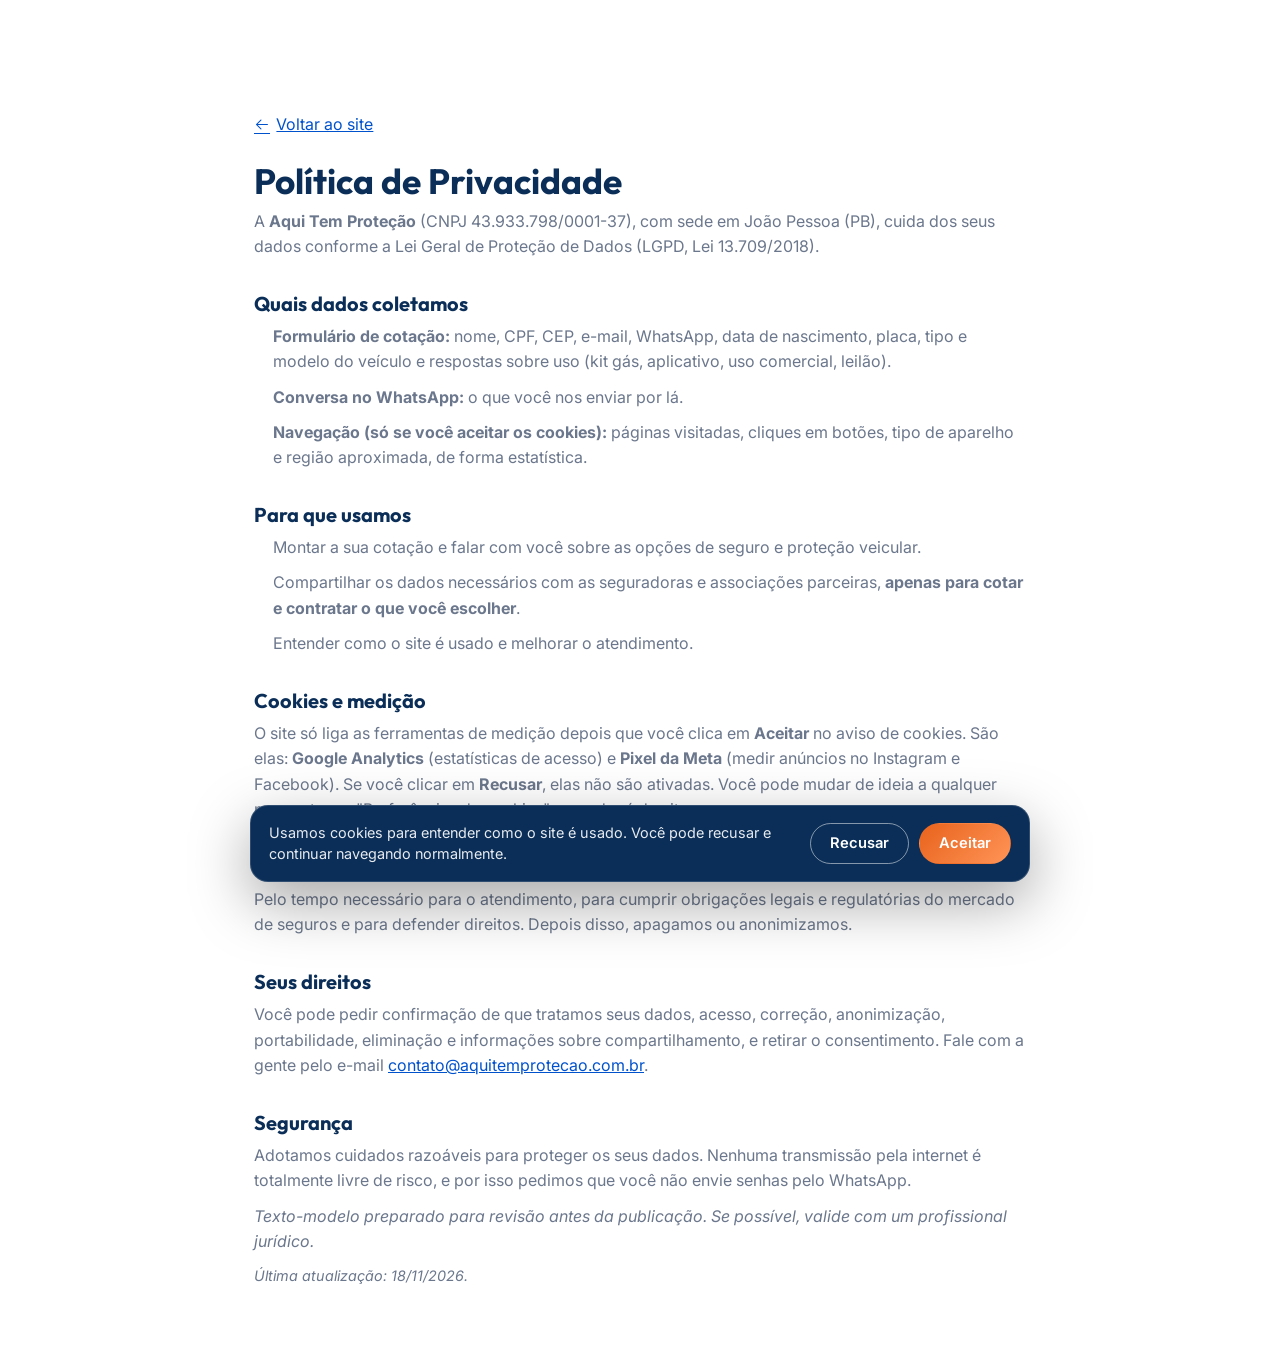
<file: privacidade.html>
<!DOCTYPE html>
<html lang="pt-BR"><head><meta charset="UTF-8"><meta name="viewport" content="width=device-width, initial-scale=1.0">
<title>Política de Privacidade — Aqui Tem Proteção</title><meta name="robots" content="index, follow">
<link rel="icon" href="assets/favicon.ico"><link href="https://fonts.googleapis.com/css2?family=Inter:wght@400;500;600&family=Outfit:wght@400;700;800&display=swap" rel="stylesheet">
<link rel="stylesheet" href="assets/icons/regular/style.css"><link rel="stylesheet" href="styles.css"><link rel="stylesheet" href="extras.css">
<style>.legal{max-width:820px;margin:0 auto;padding:7rem 1.5rem 4rem}.legal h1{font-size:2.2rem;margin-bottom:.4rem}.legal h2{font-size:1.25rem;margin:2rem 0 .5rem}.legal p,.legal li{color:var(--clr-text-muted);margin-bottom:.6rem}.legal ul{padding-left:1.2rem}.legal .upd{font-size:.9rem}.legal a{color:var(--clr-primary);text-decoration:underline}.back{display:inline-flex;gap:.4rem;align-items:center;margin-bottom:1.4rem}</style>
<script src="config.js"></script><script src="analytics.js"></script></head>
<body style="background:#fff">
<main class="legal"><a class="back" href="index.html"><i class="ph ph-arrow-left"></i> Voltar ao site</a>
<h1>Política de Privacidade</h1>
<p>A <strong>Aqui Tem Proteção</strong> (CNPJ 43.933.798/0001-37), com sede em João Pessoa (PB), cuida dos seus dados conforme a Lei Geral de Proteção de Dados (LGPD, Lei 13.709/2018).</p>
<h2>Quais dados coletamos</h2>
<ul><li><strong>Formulário de cotação:</strong> nome, CPF, CEP, e-mail, WhatsApp, data de nascimento, placa, tipo e modelo do veículo e respostas sobre uso (kit gás, aplicativo, uso comercial, leilão).</li>
<li><strong>Conversa no WhatsApp:</strong> o que você nos enviar por lá.</li>
<li><strong>Navegação (só se você aceitar os cookies):</strong> páginas visitadas, cliques em botões, tipo de aparelho e região aproximada, de forma estatística.</li></ul>
<h2>Para que usamos</h2>
<ul><li>Montar a sua cotação e falar com você sobre as opções de seguro e proteção veicular.</li>
<li>Compartilhar os dados necessários com as seguradoras e associações parceiras, <strong>apenas para cotar e contratar o que você escolher</strong>.</li>
<li>Entender como o site é usado e melhorar o atendimento.</li></ul>
<h2>Cookies e medição</h2>
<p>O site só liga as ferramentas de medição depois que você clica em <strong>Aceitar</strong> no aviso de cookies. São elas: <strong>Google Analytics</strong> (estatísticas de acesso) e <strong>Pixel da Meta</strong> (medir anúncios no Instagram e Facebook). Se você clicar em <strong>Recusar</strong>, elas não são ativadas. Você pode mudar de ideia a qualquer momento em "Preferências de cookies", no rodapé do site.</p>
<h2>Por quanto tempo guardamos</h2>
<p>Pelo tempo necessário para o atendimento, para cumprir obrigações legais e regulatórias do mercado de seguros e para defender direitos. Depois disso, apagamos ou anonimizamos.</p>
<h2>Seus direitos</h2>
<p>Você pode pedir confirmação de que tratamos seus dados, acesso, correção, anonimização, portabilidade, eliminação e informações sobre compartilhamento, e retirar o consentimento. Fale com a gente pelo e-mail <a href="mailto:contato@aquitemprotecao.com.br">contato@aquitemprotecao.com.br</a>.</p>
<h2>Segurança</h2>
<p>Adotamos cuidados razoáveis para proteger os seus dados. Nenhuma transmissão pela internet é totalmente livre de risco, e por isso pedimos que você não envie senhas pelo WhatsApp.</p>
<p><em>Texto-modelo preparado para revisão antes da publicação. Se possível, valide com um profissional jurídico.</em></p>
<p class="upd"><em>Última atualização: 18/11/2026.</em></p></main>
<div id="cookie-bar" hidden role="dialog" aria-label="Aviso de cookies"><p>Usamos cookies para entender como o site é usado. Você pode recusar e continuar navegando normalmente.</p><div class="cb-btns"><button id="cookie-reject" type="button">Recusar</button><button id="cookie-accept" class="ok" type="button">Aceitar</button></div></div>
</body></html>
</file>
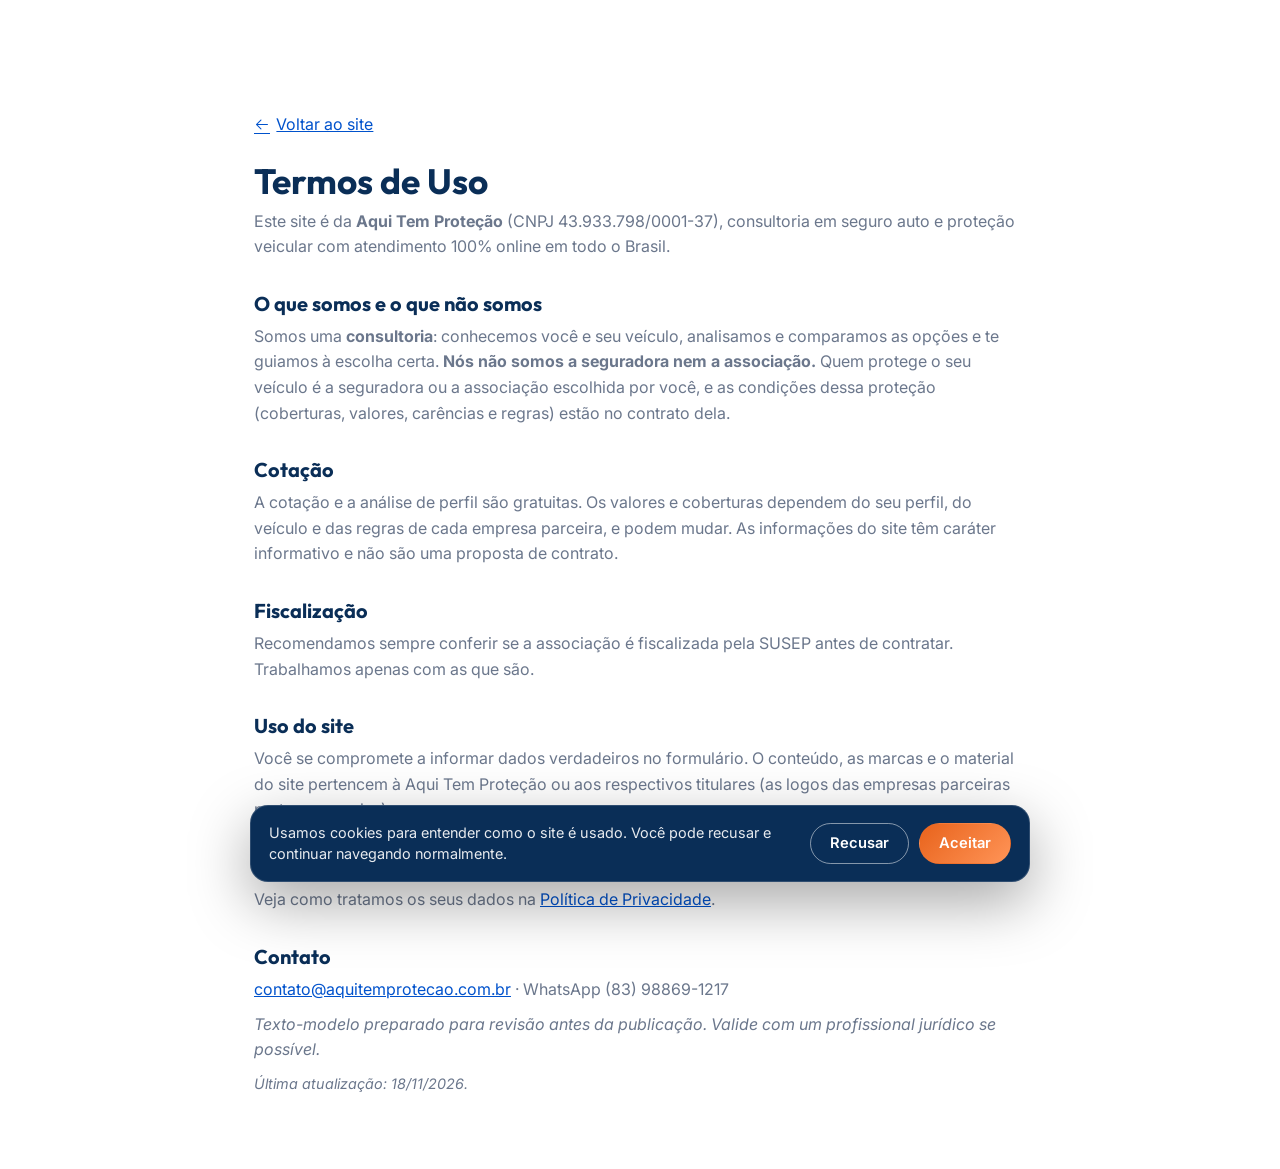
<file: termos.html>
<!DOCTYPE html>
<html lang="pt-BR"><head><meta charset="UTF-8"><meta name="viewport" content="width=device-width, initial-scale=1.0">
<title>Termos de Uso — Aqui Tem Proteção</title><meta name="robots" content="index, follow">
<link rel="icon" href="assets/favicon.ico"><link href="https://fonts.googleapis.com/css2?family=Inter:wght@400;500;600&family=Outfit:wght@400;700;800&display=swap" rel="stylesheet">
<link rel="stylesheet" href="assets/icons/regular/style.css"><link rel="stylesheet" href="styles.css"><link rel="stylesheet" href="extras.css">
<style>.legal{max-width:820px;margin:0 auto;padding:7rem 1.5rem 4rem}.legal h1{font-size:2.2rem;margin-bottom:.4rem}.legal h2{font-size:1.25rem;margin:2rem 0 .5rem}.legal p,.legal li{color:var(--clr-text-muted);margin-bottom:.6rem}.legal ul{padding-left:1.2rem}.legal .upd{font-size:.9rem}.legal a{color:var(--clr-primary);text-decoration:underline}.back{display:inline-flex;gap:.4rem;align-items:center;margin-bottom:1.4rem}</style>
<script src="config.js"></script><script src="analytics.js"></script></head>
<body style="background:#fff">
<main class="legal"><a class="back" href="index.html"><i class="ph ph-arrow-left"></i> Voltar ao site</a>
<h1>Termos de Uso</h1>
<p>Este site é da <strong>Aqui Tem Proteção</strong> (CNPJ 43.933.798/0001-37), consultoria em seguro auto e proteção veicular com atendimento 100% online em todo o Brasil.</p>
<h2>O que somos e o que não somos</h2>
<p>Somos uma <strong>consultoria</strong>: conhecemos você e seu veículo, analisamos e comparamos as opções e te guiamos à escolha certa. <strong>Nós não somos a seguradora nem a associação.</strong> Quem protege o seu veículo é a seguradora ou a associação escolhida por você, e as condições dessa proteção (coberturas, valores, carências e regras) estão no contrato dela.</p>
<h2>Cotação</h2>
<p>A cotação e a análise de perfil são gratuitas. Os valores e coberturas dependem do seu perfil, do veículo e das regras de cada empresa parceira, e podem mudar. As informações do site têm caráter informativo e não são uma proposta de contrato.</p>
<h2>Fiscalização</h2>
<p>Recomendamos sempre conferir se a associação é fiscalizada pela SUSEP antes de contratar. Trabalhamos apenas com as que são.</p>
<h2>Uso do site</h2>
<p>Você se compromete a informar dados verdadeiros no formulário. O conteúdo, as marcas e o material do site pertencem à Aqui Tem Proteção ou aos respectivos titulares (as logos das empresas parceiras pertencem a elas).</p>
<h2>Privacidade</h2>
<p>Veja como tratamos os seus dados na <a href="privacidade.html">Política de Privacidade</a>.</p>
<h2>Contato</h2>
<p><a href="mailto:contato@aquitemprotecao.com.br">contato@aquitemprotecao.com.br</a> · WhatsApp (83) 98869-1217</p>
<p><em>Texto-modelo preparado para revisão antes da publicação. Valide com um profissional jurídico se possível.</em></p>
<p class="upd"><em>Última atualização: 18/11/2026.</em></p></main>
<div id="cookie-bar" hidden role="dialog" aria-label="Aviso de cookies"><p>Usamos cookies para entender como o site é usado. Você pode recusar e continuar navegando normalmente.</p><div class="cb-btns"><button id="cookie-reject" type="button">Recusar</button><button id="cookie-accept" class="ok" type="button">Aceitar</button></div></div>
</body></html>
</file>
<file: assets/icons/regular/style.css>
@font-face {
  font-family: "Phosphor";
  src:
    url("./Phosphor.woff2") format("woff2");
  font-weight: normal;
  font-style: normal;
  font-display: block;
}

.ph {
  /* use !important to prevent issues with browser extensions that change fonts */
  font-family: "Phosphor" !important;
  speak: never;
  font-style: normal;
  font-weight: normal;
  font-variant: normal;
  text-transform: none;
  line-height: 1;

  /* Enable Ligatures ================ */
  letter-spacing: 0;
  -webkit-font-feature-settings: "liga";
  -moz-font-feature-settings: "liga=1";
  -moz-font-feature-settings: "liga";
  -ms-font-feature-settings: "liga" 1;
  font-feature-settings: "liga";
  -webkit-font-variant-ligatures: discretionary-ligatures;
  font-variant-ligatures: discretionary-ligatures;

  /* Better Font Rendering =========== */
  -webkit-font-smoothing: antialiased;
  -moz-osx-font-smoothing: grayscale;
}

.ph.ph-acorn:before {
  content: "\eb9a";
}
.ph.ph-address-book:before {
  content: "\e6f8";
}
.ph.ph-address-book-tabs:before {
  content: "\ee4e";
}
.ph.ph-air-traffic-control:before {
  content: "\ecd8";
}
.ph.ph-airplane:before {
  content: "\e002";
}
.ph.ph-airplane-in-flight:before {
  content: "\e4fe";
}
.ph.ph-airplane-landing:before {
  content: "\e502";
}
.ph.ph-airplane-takeoff:before {
  content: "\e504";
}
.ph.ph-airplane-taxiing:before {
  content: "\e500";
}
.ph.ph-airplane-tilt:before {
  content: "\e5d6";
}
.ph.ph-airplay:before {
  content: "\e004";
}
.ph.ph-alarm:before {
  content: "\e006";
}
.ph.ph-alien:before {
  content: "\e8a6";
}
.ph.ph-align-bottom:before {
  content: "\e506";
}
.ph.ph-align-bottom-simple:before {
  content: "\eb0c";
}
.ph.ph-align-center-horizontal:before {
  content: "\e50a";
}
.ph.ph-align-center-horizontal-simple:before {
  content: "\eb0e";
}
.ph.ph-align-center-vertical:before {
  content: "\e50c";
}
.ph.ph-align-center-vertical-simple:before {
  content: "\eb10";
}
.ph.ph-align-left:before {
  content: "\e50e";
}
.ph.ph-align-left-simple:before {
  content: "\eaee";
}
.ph.ph-align-right:before {
  content: "\e510";
}
.ph.ph-align-right-simple:before {
  content: "\eb12";
}
.ph.ph-align-top:before {
  content: "\e512";
}
.ph.ph-align-top-simple:before {
  content: "\eb14";
}
.ph.ph-amazon-logo:before {
  content: "\e96c";
}
.ph.ph-ambulance:before {
  content: "\e572";
}
.ph.ph-anchor:before {
  content: "\e514";
}
.ph.ph-anchor-simple:before {
  content: "\e5d8";
}
.ph.ph-android-logo:before {
  content: "\e008";
}
.ph.ph-angle:before {
  content: "\e7bc";
}
.ph.ph-angular-logo:before {
  content: "\eb80";
}
.ph.ph-aperture:before {
  content: "\e00a";
}
.ph.ph-app-store-logo:before {
  content: "\e974";
}
.ph.ph-app-window:before {
  content: "\e5da";
}
.ph.ph-apple-logo:before {
  content: "\e516";
}
.ph.ph-apple-podcasts-logo:before {
  content: "\eb96";
}
.ph.ph-approximate-equals:before {
  content: "\edaa";
}
.ph.ph-archive:before {
  content: "\e00c";
}
.ph.ph-armchair:before {
  content: "\e012";
}
.ph.ph-arrow-arc-left:before {
  content: "\e014";
}
.ph.ph-arrow-arc-right:before {
  content: "\e016";
}
.ph.ph-arrow-bend-double-up-left:before {
  content: "\e03a";
}
.ph.ph-arrow-bend-double-up-right:before {
  content: "\e03c";
}
.ph.ph-arrow-bend-down-left:before {
  content: "\e018";
}
.ph.ph-arrow-bend-down-right:before {
  content: "\e01a";
}
.ph.ph-arrow-bend-left-down:before {
  content: "\e01c";
}
.ph.ph-arrow-bend-left-up:before {
  content: "\e01e";
}
.ph.ph-arrow-bend-right-down:before {
  content: "\e020";
}
.ph.ph-arrow-bend-right-up:before {
  content: "\e022";
}
.ph.ph-arrow-bend-up-left:before {
  content: "\e024";
}
.ph.ph-arrow-bend-up-right:before {
  content: "\e026";
}
.ph.ph-arrow-circle-down:before {
  content: "\e028";
}
.ph.ph-arrow-circle-down-left:before {
  content: "\e02a";
}
.ph.ph-arrow-circle-down-right:before {
  content: "\e02c";
}
.ph.ph-arrow-circle-left:before {
  content: "\e05a";
}
.ph.ph-arrow-circle-right:before {
  content: "\e02e";
}
.ph.ph-arrow-circle-up:before {
  content: "\e030";
}
.ph.ph-arrow-circle-up-left:before {
  content: "\e032";
}
.ph.ph-arrow-circle-up-right:before {
  content: "\e034";
}
.ph.ph-arrow-clockwise:before {
  content: "\e036";
}
.ph.ph-arrow-counter-clockwise:before {
  content: "\e038";
}
.ph.ph-arrow-down:before {
  content: "\e03e";
}
.ph.ph-arrow-down-left:before {
  content: "\e040";
}
.ph.ph-arrow-down-right:before {
  content: "\e042";
}
.ph.ph-arrow-elbow-down-left:before {
  content: "\e044";
}
.ph.ph-arrow-elbow-down-right:before {
  content: "\e046";
}
.ph.ph-arrow-elbow-left:before {
  content: "\e048";
}
.ph.ph-arrow-elbow-left-down:before {
  content: "\e04a";
}
.ph.ph-arrow-elbow-left-up:before {
  content: "\e04c";
}
.ph.ph-arrow-elbow-right:before {
  content: "\e04e";
}
.ph.ph-arrow-elbow-right-down:before {
  content: "\e050";
}
.ph.ph-arrow-elbow-right-up:before {
  content: "\e052";
}
.ph.ph-arrow-elbow-up-left:before {
  content: "\e054";
}
.ph.ph-arrow-elbow-up-right:before {
  content: "\e056";
}
.ph.ph-arrow-fat-down:before {
  content: "\e518";
}
.ph.ph-arrow-fat-left:before {
  content: "\e51a";
}
.ph.ph-arrow-fat-line-down:before {
  content: "\e51c";
}
.ph.ph-arrow-fat-line-left:before {
  content: "\e51e";
}
.ph.ph-arrow-fat-line-right:before {
  content: "\e520";
}
.ph.ph-arrow-fat-line-up:before {
  content: "\e522";
}
.ph.ph-arrow-fat-lines-down:before {
  content: "\e524";
}
.ph.ph-arrow-fat-lines-left:before {
  content: "\e526";
}
.ph.ph-arrow-fat-lines-right:before {
  content: "\e528";
}
.ph.ph-arrow-fat-lines-up:before {
  content: "\e52a";
}
.ph.ph-arrow-fat-right:before {
  content: "\e52c";
}
.ph.ph-arrow-fat-up:before {
  content: "\e52e";
}
.ph.ph-arrow-left:before {
  content: "\e058";
}
.ph.ph-arrow-line-down:before {
  content: "\e05c";
}
.ph.ph-arrow-line-down-left:before {
  content: "\e05e";
}
.ph.ph-arrow-line-down-right:before {
  content: "\e060";
}
.ph.ph-arrow-line-left:before {
  content: "\e062";
}
.ph.ph-arrow-line-right:before {
  content: "\e064";
}
.ph.ph-arrow-line-up:before {
  content: "\e066";
}
.ph.ph-arrow-line-up-left:before {
  content: "\e068";
}
.ph.ph-arrow-line-up-right:before {
  content: "\e06a";
}
.ph.ph-arrow-right:before {
  content: "\e06c";
}
.ph.ph-arrow-square-down:before {
  content: "\e06e";
}
.ph.ph-arrow-square-down-left:before {
  content: "\e070";
}
.ph.ph-arrow-square-down-right:before {
  content: "\e072";
}
.ph.ph-arrow-square-in:before {
  content: "\e5dc";
}
.ph.ph-arrow-square-left:before {
  content: "\e074";
}
.ph.ph-arrow-square-out:before {
  content: "\e5de";
}
.ph.ph-arrow-square-right:before {
  content: "\e076";
}
.ph.ph-arrow-square-up:before {
  content: "\e078";
}
.ph.ph-arrow-square-up-left:before {
  content: "\e07a";
}
.ph.ph-arrow-square-up-right:before {
  content: "\e07c";
}
.ph.ph-arrow-u-down-left:before {
  content: "\e07e";
}
.ph.ph-arrow-u-down-right:before {
  content: "\e080";
}
.ph.ph-arrow-u-left-down:before {
  content: "\e082";
}
.ph.ph-arrow-u-left-up:before {
  content: "\e084";
}
.ph.ph-arrow-u-right-down:before {
  content: "\e086";
}
.ph.ph-arrow-u-right-up:before {
  content: "\e088";
}
.ph.ph-arrow-u-up-left:before {
  content: "\e08a";
}
.ph.ph-arrow-u-up-right:before {
  content: "\e08c";
}
.ph.ph-arrow-up:before {
  content: "\e08e";
}
.ph.ph-arrow-up-left:before {
  content: "\e090";
}
.ph.ph-arrow-up-right:before {
  content: "\e092";
}
.ph.ph-arrows-clockwise:before {
  content: "\e094";
}
.ph.ph-arrows-counter-clockwise:before {
  content: "\e096";
}
.ph.ph-arrows-down-up:before {
  content: "\e098";
}
.ph.ph-arrows-horizontal:before {
  content: "\eb06";
}
.ph.ph-arrows-in:before {
  content: "\e09a";
}
.ph.ph-arrows-in-cardinal:before {
  content: "\e09c";
}
.ph.ph-arrows-in-line-horizontal:before {
  content: "\e530";
}
.ph.ph-arrows-in-line-vertical:before {
  content: "\e532";
}
.ph.ph-arrows-in-simple:before {
  content: "\e09e";
}
.ph.ph-arrows-left-right:before {
  content: "\e0a0";
}
.ph.ph-arrows-merge:before {
  content: "\ed3e";
}
.ph.ph-arrows-out:before {
  content: "\e0a2";
}
.ph.ph-arrows-out-cardinal:before {
  content: "\e0a4";
}
.ph.ph-arrows-out-line-horizontal:before {
  content: "\e534";
}
.ph.ph-arrows-out-line-vertical:before {
  content: "\e536";
}
.ph.ph-arrows-out-simple:before {
  content: "\e0a6";
}
.ph.ph-arrows-split:before {
  content: "\ed3c";
}
.ph.ph-arrows-vertical:before {
  content: "\eb04";
}
.ph.ph-article:before {
  content: "\e0a8";
}
.ph.ph-article-medium:before {
  content: "\e5e0";
}
.ph.ph-article-ny-times:before {
  content: "\e5e2";
}
.ph.ph-asclepius:before {
  content: "\ee34";
}
.ph.ph-caduceus:before {
  content: "\ee34";
}
.ph.ph-asterisk:before {
  content: "\e0aa";
}
.ph.ph-asterisk-simple:before {
  content: "\e832";
}
.ph.ph-at:before {
  content: "\e0ac";
}
.ph.ph-atom:before {
  content: "\e5e4";
}
.ph.ph-avocado:before {
  content: "\ee04";
}
.ph.ph-axe:before {
  content: "\e9fc";
}
.ph.ph-baby:before {
  content: "\e774";
}
.ph.ph-baby-carriage:before {
  content: "\e818";
}
.ph.ph-backpack:before {
  content: "\e922";
}
.ph.ph-backspace:before {
  content: "\e0ae";
}
.ph.ph-bag:before {
  content: "\e0b0";
}
.ph.ph-bag-simple:before {
  content: "\e5e6";
}
.ph.ph-balloon:before {
  content: "\e76c";
}
.ph.ph-bandaids:before {
  content: "\e0b2";
}
.ph.ph-bank:before {
  content: "\e0b4";
}
.ph.ph-barbell:before {
  content: "\e0b6";
}
.ph.ph-barcode:before {
  content: "\e0b8";
}
.ph.ph-barn:before {
  content: "\ec72";
}
.ph.ph-barricade:before {
  content: "\e948";
}
.ph.ph-baseball:before {
  content: "\e71a";
}
.ph.ph-baseball-cap:before {
  content: "\ea28";
}
.ph.ph-baseball-helmet:before {
  content: "\ee4a";
}
.ph.ph-basket:before {
  content: "\e964";
}
.ph.ph-basketball:before {
  content: "\e724";
}
.ph.ph-bathtub:before {
  content: "\e81e";
}
.ph.ph-battery-charging:before {
  content: "\e0ba";
}
.ph.ph-battery-charging-vertical:before {
  content: "\e0bc";
}
.ph.ph-battery-empty:before {
  content: "\e0be";
}
.ph.ph-battery-full:before {
  content: "\e0c0";
}
.ph.ph-battery-high:before {
  content: "\e0c2";
}
.ph.ph-battery-low:before {
  content: "\e0c4";
}
.ph.ph-battery-medium:before {
  content: "\e0c6";
}
.ph.ph-battery-plus:before {
  content: "\e808";
}
.ph.ph-battery-plus-vertical:before {
  content: "\ec50";
}
.ph.ph-battery-vertical-empty:before {
  content: "\e7c6";
}
.ph.ph-battery-vertical-full:before {
  content: "\e7c4";
}
.ph.ph-battery-vertical-high:before {
  content: "\e7c2";
}
.ph.ph-battery-vertical-low:before {
  content: "\e7be";
}
.ph.ph-battery-vertical-medium:before {
  content: "\e7c0";
}
.ph.ph-battery-warning:before {
  content: "\e0c8";
}
.ph.ph-battery-warning-vertical:before {
  content: "\e0ca";
}
.ph.ph-beach-ball:before {
  content: "\ed24";
}
.ph.ph-beanie:before {
  content: "\ea2a";
}
.ph.ph-bed:before {
  content: "\e0cc";
}
.ph.ph-beer-bottle:before {
  content: "\e7b0";
}
.ph.ph-beer-stein:before {
  content: "\eb62";
}
.ph.ph-behance-logo:before {
  content: "\e7f4";
}
.ph.ph-bell:before {
  content: "\e0ce";
}
.ph.ph-bell-ringing:before {
  content: "\e5e8";
}
.ph.ph-bell-simple:before {
  content: "\e0d0";
}
.ph.ph-bell-simple-ringing:before {
  content: "\e5ea";
}
.ph.ph-bell-simple-slash:before {
  content: "\e0d2";
}
.ph.ph-bell-simple-z:before {
  content: "\e5ec";
}
.ph.ph-bell-slash:before {
  content: "\e0d4";
}
.ph.ph-bell-z:before {
  content: "\e5ee";
}
.ph.ph-belt:before {
  content: "\ea2c";
}
.ph.ph-bezier-curve:before {
  content: "\eb00";
}
.ph.ph-bicycle:before {
  content: "\e0d6";
}
.ph.ph-binary:before {
  content: "\ee60";
}
.ph.ph-binoculars:before {
  content: "\ea64";
}
.ph.ph-biohazard:before {
  content: "\e9e0";
}
.ph.ph-bird:before {
  content: "\e72c";
}
.ph.ph-blueprint:before {
  content: "\eda0";
}
.ph.ph-bluetooth:before {
  content: "\e0da";
}
.ph.ph-bluetooth-connected:before {
  content: "\e0dc";
}
.ph.ph-bluetooth-slash:before {
  content: "\e0de";
}
.ph.ph-bluetooth-x:before {
  content: "\e0e0";
}
.ph.ph-boat:before {
  content: "\e786";
}
.ph.ph-bomb:before {
  content: "\ee0a";
}
.ph.ph-bone:before {
  content: "\e7f2";
}
.ph.ph-book:before {
  content: "\e0e2";
}
.ph.ph-book-bookmark:before {
  content: "\e0e4";
}
.ph.ph-book-open:before {
  content: "\e0e6";
}
.ph.ph-book-open-text:before {
  content: "\e8f2";
}
.ph.ph-book-open-user:before {
  content: "\ede0";
}
.ph.ph-bookmark:before {
  content: "\e0e8";
}
.ph.ph-bookmark-simple:before {
  content: "\e0ea";
}
.ph.ph-bookmarks:before {
  content: "\e0ec";
}
.ph.ph-bookmarks-simple:before {
  content: "\e5f0";
}
.ph.ph-books:before {
  content: "\e758";
}
.ph.ph-boot:before {
  content: "\ecca";
}
.ph.ph-boules:before {
  content: "\e722";
}
.ph.ph-bounding-box:before {
  content: "\e6ce";
}
.ph.ph-bowl-food:before {
  content: "\eaa4";
}
.ph.ph-bowl-steam:before {
  content: "\e8e4";
}
.ph.ph-bowling-ball:before {
  content: "\ea34";
}
.ph.ph-box-arrow-down:before {
  content: "\e00e";
}
.ph.ph-archive-box:before {
  content: "\e00e";
}
.ph.ph-box-arrow-up:before {
  content: "\ee54";
}
.ph.ph-boxing-glove:before {
  content: "\ea36";
}
.ph.ph-brackets-angle:before {
  content: "\e862";
}
.ph.ph-brackets-curly:before {
  content: "\e860";
}
.ph.ph-brackets-round:before {
  content: "\e864";
}
.ph.ph-brackets-square:before {
  content: "\e85e";
}
.ph.ph-brain:before {
  content: "\e74e";
}
.ph.ph-brandy:before {
  content: "\e6b4";
}
.ph.ph-bread:before {
  content: "\e81c";
}
.ph.ph-bridge:before {
  content: "\ea68";
}
.ph.ph-briefcase:before {
  content: "\e0ee";
}
.ph.ph-briefcase-metal:before {
  content: "\e5f2";
}
.ph.ph-broadcast:before {
  content: "\e0f2";
}
.ph.ph-broom:before {
  content: "\ec54";
}
.ph.ph-browser:before {
  content: "\e0f4";
}
.ph.ph-browsers:before {
  content: "\e0f6";
}
.ph.ph-bug:before {
  content: "\e5f4";
}
.ph.ph-bug-beetle:before {
  content: "\e5f6";
}
.ph.ph-bug-droid:before {
  content: "\e5f8";
}
.ph.ph-building:before {
  content: "\e100";
}
.ph.ph-building-apartment:before {
  content: "\e0fe";
}
.ph.ph-building-office:before {
  content: "\e0ff";
}
.ph.ph-buildings:before {
  content: "\e102";
}
.ph.ph-bulldozer:before {
  content: "\ec6c";
}
.ph.ph-bus:before {
  content: "\e106";
}
.ph.ph-butterfly:before {
  content: "\ea6e";
}
.ph.ph-cable-car:before {
  content: "\e49c";
}
.ph.ph-cactus:before {
  content: "\e918";
}
.ph.ph-cake:before {
  content: "\e780";
}
.ph.ph-calculator:before {
  content: "\e538";
}
.ph.ph-calendar:before {
  content: "\e108";
}
.ph.ph-calendar-blank:before {
  content: "\e10a";
}
.ph.ph-calendar-check:before {
  content: "\e712";
}
.ph.ph-calendar-dot:before {
  content: "\e7b2";
}
.ph.ph-calendar-dots:before {
  content: "\e7b4";
}
.ph.ph-calendar-heart:before {
  content: "\e8b0";
}
.ph.ph-calendar-minus:before {
  content: "\ea14";
}
.ph.ph-calendar-plus:before {
  content: "\e714";
}
.ph.ph-calendar-slash:before {
  content: "\ea12";
}
.ph.ph-calendar-star:before {
  content: "\e8b2";
}
.ph.ph-calendar-x:before {
  content: "\e10c";
}
.ph.ph-call-bell:before {
  content: "\e7de";
}
.ph.ph-camera:before {
  content: "\e10e";
}
.ph.ph-camera-plus:before {
  content: "\ec58";
}
.ph.ph-camera-rotate:before {
  content: "\e7a4";
}
.ph.ph-camera-slash:before {
  content: "\e110";
}
.ph.ph-campfire:before {
  content: "\e9d8";
}
.ph.ph-car:before {
  content: "\e112";
}
.ph.ph-car-battery:before {
  content: "\ee30";
}
.ph.ph-car-profile:before {
  content: "\e8cc";
}
.ph.ph-car-simple:before {
  content: "\e114";
}
.ph.ph-cardholder:before {
  content: "\e5fa";
}
.ph.ph-cards:before {
  content: "\e0f8";
}
.ph.ph-cards-three:before {
  content: "\ee50";
}
.ph.ph-caret-circle-double-down:before {
  content: "\e116";
}
.ph.ph-caret-circle-double-left:before {
  content: "\e118";
}
.ph.ph-caret-circle-double-right:before {
  content: "\e11a";
}
.ph.ph-caret-circle-double-up:before {
  content: "\e11c";
}
.ph.ph-caret-circle-down:before {
  content: "\e11e";
}
.ph.ph-caret-circle-left:before {
  content: "\e120";
}
.ph.ph-caret-circle-right:before {
  content: "\e122";
}
.ph.ph-caret-circle-up:before {
  content: "\e124";
}
.ph.ph-caret-circle-up-down:before {
  content: "\e13e";
}
.ph.ph-caret-double-down:before {
  content: "\e126";
}
.ph.ph-caret-double-left:before {
  content: "\e128";
}
.ph.ph-caret-double-right:before {
  content: "\e12a";
}
.ph.ph-caret-double-up:before {
  content: "\e12c";
}
.ph.ph-caret-down:before {
  content: "\e136";
}
.ph.ph-caret-left:before {
  content: "\e138";
}
.ph.ph-caret-line-down:before {
  content: "\e134";
}
.ph.ph-caret-line-left:before {
  content: "\e132";
}
.ph.ph-caret-line-right:before {
  content: "\e130";
}
.ph.ph-caret-line-up:before {
  content: "\e12e";
}
.ph.ph-caret-right:before {
  content: "\e13a";
}
.ph.ph-caret-up:before {
  content: "\e13c";
}
.ph.ph-caret-up-down:before {
  content: "\e140";
}
.ph.ph-carrot:before {
  content: "\ed38";
}
.ph.ph-cash-register:before {
  content: "\ed80";
}
.ph.ph-cassette-tape:before {
  content: "\ed2e";
}
.ph.ph-castle-turret:before {
  content: "\e9d0";
}
.ph.ph-cat:before {
  content: "\e748";
}
.ph.ph-cell-signal-full:before {
  content: "\e142";
}
.ph.ph-cell-signal-high:before {
  content: "\e144";
}
.ph.ph-cell-signal-low:before {
  content: "\e146";
}
.ph.ph-cell-signal-medium:before {
  content: "\e148";
}
.ph.ph-cell-signal-none:before {
  content: "\e14a";
}
.ph.ph-cell-signal-slash:before {
  content: "\e14c";
}
.ph.ph-cell-signal-x:before {
  content: "\e14e";
}
.ph.ph-cell-tower:before {
  content: "\ebaa";
}
.ph.ph-certificate:before {
  content: "\e766";
}
.ph.ph-chair:before {
  content: "\e950";
}
.ph.ph-chalkboard:before {
  content: "\e5fc";
}
.ph.ph-chalkboard-simple:before {
  content: "\e5fe";
}
.ph.ph-chalkboard-teacher:before {
  content: "\e600";
}
.ph.ph-champagne:before {
  content: "\eaca";
}
.ph.ph-charging-station:before {
  content: "\e8d0";
}
.ph.ph-chart-bar:before {
  content: "\e150";
}
.ph.ph-chart-bar-horizontal:before {
  content: "\e152";
}
.ph.ph-chart-donut:before {
  content: "\eaa6";
}
.ph.ph-chart-line:before {
  content: "\e154";
}
.ph.ph-chart-line-down:before {
  content: "\e8b6";
}
.ph.ph-chart-line-up:before {
  content: "\e156";
}
.ph.ph-chart-pie:before {
  content: "\e158";
}
.ph.ph-chart-pie-slice:before {
  content: "\e15a";
}
.ph.ph-chart-polar:before {
  content: "\eaa8";
}
.ph.ph-chart-scatter:before {
  content: "\eaac";
}
.ph.ph-chat:before {
  content: "\e15c";
}
.ph.ph-chat-centered:before {
  content: "\e160";
}
.ph.ph-chat-centered-dots:before {
  content: "\e164";
}
.ph.ph-chat-centered-slash:before {
  content: "\e162";
}
.ph.ph-chat-centered-text:before {
  content: "\e166";
}
.ph.ph-chat-circle:before {
  content: "\e168";
}
.ph.ph-chat-circle-dots:before {
  content: "\e16c";
}
.ph.ph-chat-circle-slash:before {
  content: "\e16a";
}
.ph.ph-chat-circle-text:before {
  content: "\e16e";
}
.ph.ph-chat-dots:before {
  content: "\e170";
}
.ph.ph-chat-slash:before {
  content: "\e15e";
}
.ph.ph-chat-teardrop:before {
  content: "\e172";
}
.ph.ph-chat-teardrop-dots:before {
  content: "\e176";
}
.ph.ph-chat-teardrop-slash:before {
  content: "\e174";
}
.ph.ph-chat-teardrop-text:before {
  content: "\e178";
}
.ph.ph-chat-text:before {
  content: "\e17a";
}
.ph.ph-chats:before {
  content: "\e17c";
}
.ph.ph-chats-circle:before {
  content: "\e17e";
}
.ph.ph-chats-teardrop:before {
  content: "\e180";
}
.ph.ph-check:before {
  content: "\e182";
}
.ph.ph-check-circle:before {
  content: "\e184";
}
.ph.ph-check-fat:before {
  content: "\eba6";
}
.ph.ph-check-square:before {
  content: "\e186";
}
.ph.ph-check-square-offset:before {
  content: "\e188";
}
.ph.ph-checkerboard:before {
  content: "\e8c4";
}
.ph.ph-checks:before {
  content: "\e53a";
}
.ph.ph-cheers:before {
  content: "\ea4a";
}
.ph.ph-cheese:before {
  content: "\e9fe";
}
.ph.ph-chef-hat:before {
  content: "\ed8e";
}
.ph.ph-cherries:before {
  content: "\e830";
}
.ph.ph-church:before {
  content: "\ecea";
}
.ph.ph-cigarette:before {
  content: "\ed90";
}
.ph.ph-cigarette-slash:before {
  content: "\ed92";
}
.ph.ph-circle:before {
  content: "\e18a";
}
.ph.ph-circle-dashed:before {
  content: "\e602";
}
.ph.ph-circle-half:before {
  content: "\e18c";
}
.ph.ph-circle-half-tilt:before {
  content: "\e18e";
}
.ph.ph-circle-notch:before {
  content: "\eb44";
}
.ph.ph-circles-four:before {
  content: "\e190";
}
.ph.ph-circles-three:before {
  content: "\e192";
}
.ph.ph-circles-three-plus:before {
  content: "\e194";
}
.ph.ph-circuitry:before {
  content: "\e9c2";
}
.ph.ph-city:before {
  content: "\ea6a";
}
.ph.ph-clipboard:before {
  content: "\e196";
}
.ph.ph-clipboard-text:before {
  content: "\e198";
}
.ph.ph-clock:before {
  content: "\e19a";
}
.ph.ph-clock-afternoon:before {
  content: "\e19c";
}
.ph.ph-clock-clockwise:before {
  content: "\e19e";
}
.ph.ph-clock-countdown:before {
  content: "\ed2c";
}
.ph.ph-clock-counter-clockwise:before {
  content: "\e1a0";
}
.ph.ph-clock-user:before {
  content: "\edec";
}
.ph.ph-closed-captioning:before {
  content: "\e1a4";
}
.ph.ph-cloud:before {
  content: "\e1aa";
}
.ph.ph-cloud-arrow-down:before {
  content: "\e1ac";
}
.ph.ph-cloud-arrow-up:before {
  content: "\e1ae";
}
.ph.ph-cloud-check:before {
  content: "\e1b0";
}
.ph.ph-cloud-fog:before {
  content: "\e53c";
}
.ph.ph-cloud-lightning:before {
  content: "\e1b2";
}
.ph.ph-cloud-moon:before {
  content: "\e53e";
}
.ph.ph-cloud-rain:before {
  content: "\e1b4";
}
.ph.ph-cloud-slash:before {
  content: "\e1b6";
}
.ph.ph-cloud-snow:before {
  content: "\e1b8";
}
.ph.ph-cloud-sun:before {
  content: "\e540";
}
.ph.ph-cloud-warning:before {
  content: "\ea98";
}
.ph.ph-cloud-x:before {
  content: "\ea96";
}
.ph.ph-clover:before {
  content: "\edc8";
}
.ph.ph-club:before {
  content: "\e1ba";
}
.ph.ph-coat-hanger:before {
  content: "\e7fe";
}
.ph.ph-coda-logo:before {
  content: "\e7ce";
}
.ph.ph-code:before {
  content: "\e1bc";
}
.ph.ph-code-block:before {
  content: "\eafe";
}
.ph.ph-code-simple:before {
  content: "\e1be";
}
.ph.ph-codepen-logo:before {
  content: "\e978";
}
.ph.ph-codesandbox-logo:before {
  content: "\ea06";
}
.ph.ph-coffee:before {
  content: "\e1c2";
}
.ph.ph-coffee-bean:before {
  content: "\e1c0";
}
.ph.ph-coin:before {
  content: "\e60e";
}
.ph.ph-coin-vertical:before {
  content: "\eb48";
}
.ph.ph-coins:before {
  content: "\e78e";
}
.ph.ph-columns:before {
  content: "\e546";
}
.ph.ph-columns-plus-left:before {
  content: "\e544";
}
.ph.ph-columns-plus-right:before {
  content: "\e542";
}
.ph.ph-command:before {
  content: "\e1c4";
}
.ph.ph-compass:before {
  content: "\e1c8";
}
.ph.ph-compass-rose:before {
  content: "\e1c6";
}
.ph.ph-compass-tool:before {
  content: "\ea0e";
}
.ph.ph-computer-tower:before {
  content: "\e548";
}
.ph.ph-confetti:before {
  content: "\e81a";
}
.ph.ph-contactless-payment:before {
  content: "\ed42";
}
.ph.ph-control:before {
  content: "\eca6";
}
.ph.ph-cookie:before {
  content: "\e6ca";
}
.ph.ph-cooking-pot:before {
  content: "\e764";
}
.ph.ph-copy:before {
  content: "\e1ca";
}
.ph.ph-copy-simple:before {
  content: "\e1cc";
}
.ph.ph-copyleft:before {
  content: "\e86a";
}
.ph.ph-copyright:before {
  content: "\e54a";
}
.ph.ph-corners-in:before {
  content: "\e1ce";
}
.ph.ph-corners-out:before {
  content: "\e1d0";
}
.ph.ph-couch:before {
  content: "\e7f6";
}
.ph.ph-court-basketball:before {
  content: "\ee36";
}
.ph.ph-cow:before {
  content: "\eabe";
}
.ph.ph-cowboy-hat:before {
  content: "\ed12";
}
.ph.ph-cpu:before {
  content: "\e610";
}
.ph.ph-crane:before {
  content: "\ed48";
}
.ph.ph-crane-tower:before {
  content: "\ed49";
}
.ph.ph-credit-card:before {
  content: "\e1d2";
}
.ph.ph-cricket:before {
  content: "\ee12";
}
.ph.ph-crop:before {
  content: "\e1d4";
}
.ph.ph-cross:before {
  content: "\e8a0";
}
.ph.ph-crosshair:before {
  content: "\e1d6";
}
.ph.ph-crosshair-simple:before {
  content: "\e1d8";
}
.ph.ph-crown:before {
  content: "\e614";
}
.ph.ph-crown-cross:before {
  content: "\ee5e";
}
.ph.ph-crown-simple:before {
  content: "\e616";
}
.ph.ph-cube:before {
  content: "\e1da";
}
.ph.ph-cube-focus:before {
  content: "\ed0a";
}
.ph.ph-cube-transparent:before {
  content: "\ec7c";
}
.ph.ph-currency-btc:before {
  content: "\e618";
}
.ph.ph-currency-circle-dollar:before {
  content: "\e54c";
}
.ph.ph-currency-cny:before {
  content: "\e54e";
}
.ph.ph-currency-dollar:before {
  content: "\e550";
}
.ph.ph-currency-dollar-simple:before {
  content: "\e552";
}
.ph.ph-currency-eth:before {
  content: "\eada";
}
.ph.ph-currency-eur:before {
  content: "\e554";
}
.ph.ph-currency-gbp:before {
  content: "\e556";
}
.ph.ph-currency-inr:before {
  content: "\e558";
}
.ph.ph-currency-jpy:before {
  content: "\e55a";
}
.ph.ph-currency-krw:before {
  content: "\e55c";
}
.ph.ph-currency-kzt:before {
  content: "\ec4c";
}
.ph.ph-currency-ngn:before {
  content: "\eb52";
}
.ph.ph-currency-rub:before {
  content: "\e55e";
}
.ph.ph-cursor:before {
  content: "\e1dc";
}
.ph.ph-cursor-click:before {
  content: "\e7c8";
}
.ph.ph-cursor-text:before {
  content: "\e7d8";
}
.ph.ph-cylinder:before {
  content: "\e8fc";
}
.ph.ph-database:before {
  content: "\e1de";
}
.ph.ph-desk:before {
  content: "\ed16";
}
.ph.ph-desktop:before {
  content: "\e560";
}
.ph.ph-desktop-tower:before {
  content: "\e562";
}
.ph.ph-detective:before {
  content: "\e83e";
}
.ph.ph-dev-to-logo:before {
  content: "\ed0e";
}
.ph.ph-device-mobile:before {
  content: "\e1e0";
}
.ph.ph-device-mobile-camera:before {
  content: "\e1e2";
}
.ph.ph-device-mobile-slash:before {
  content: "\ee46";
}
.ph.ph-device-mobile-speaker:before {
  content: "\e1e4";
}
.ph.ph-device-rotate:before {
  content: "\edf2";
}
.ph.ph-device-tablet:before {
  content: "\e1e6";
}
.ph.ph-device-tablet-camera:before {
  content: "\e1e8";
}
.ph.ph-device-tablet-speaker:before {
  content: "\e1ea";
}
.ph.ph-devices:before {
  content: "\eba4";
}
.ph.ph-diamond:before {
  content: "\e1ec";
}
.ph.ph-diamonds-four:before {
  content: "\e8f4";
}
.ph.ph-dice-five:before {
  content: "\e1ee";
}
.ph.ph-dice-four:before {
  content: "\e1f0";
}
.ph.ph-dice-one:before {
  content: "\e1f2";
}
.ph.ph-dice-six:before {
  content: "\e1f4";
}
.ph.ph-dice-three:before {
  content: "\e1f6";
}
.ph.ph-dice-two:before {
  content: "\e1f8";
}
.ph.ph-disc:before {
  content: "\e564";
}
.ph.ph-disco-ball:before {
  content: "\ed98";
}
.ph.ph-discord-logo:before {
  content: "\e61a";
}
.ph.ph-divide:before {
  content: "\e1fa";
}
.ph.ph-dna:before {
  content: "\e924";
}
.ph.ph-dog:before {
  content: "\e74a";
}
.ph.ph-door:before {
  content: "\e61c";
}
.ph.ph-door-open:before {
  content: "\e7e6";
}
.ph.ph-dot:before {
  content: "\ecde";
}
.ph.ph-dot-outline:before {
  content: "\ece0";
}
.ph.ph-dots-nine:before {
  content: "\e1fc";
}
.ph.ph-dots-six:before {
  content: "\e794";
}
.ph.ph-dots-six-vertical:before {
  content: "\eae2";
}
.ph.ph-dots-three:before {
  content: "\e1fe";
}
.ph.ph-dots-three-circle:before {
  content: "\e200";
}
.ph.ph-dots-three-circle-vertical:before {
  content: "\e202";
}
.ph.ph-dots-three-outline:before {
  content: "\e204";
}
.ph.ph-dots-three-outline-vertical:before {
  content: "\e206";
}
.ph.ph-dots-three-vertical:before {
  content: "\e208";
}
.ph.ph-download:before {
  content: "\e20a";
}
.ph.ph-download-simple:before {
  content: "\e20c";
}
.ph.ph-dress:before {
  content: "\ea7e";
}
.ph.ph-dresser:before {
  content: "\e94e";
}
.ph.ph-dribbble-logo:before {
  content: "\e20e";
}
.ph.ph-drone:before {
  content: "\ed74";
}
.ph.ph-drop:before {
  content: "\e210";
}
.ph.ph-drop-half:before {
  content: "\e566";
}
.ph.ph-drop-half-bottom:before {
  content: "\eb40";
}
.ph.ph-drop-simple:before {
  content: "\ee32";
}
.ph.ph-drop-slash:before {
  content: "\e954";
}
.ph.ph-dropbox-logo:before {
  content: "\e7d0";
}
.ph.ph-ear:before {
  content: "\e70c";
}
.ph.ph-ear-slash:before {
  content: "\e70e";
}
.ph.ph-egg:before {
  content: "\e812";
}
.ph.ph-egg-crack:before {
  content: "\eb64";
}
.ph.ph-eject:before {
  content: "\e212";
}
.ph.ph-eject-simple:before {
  content: "\e6ae";
}
.ph.ph-elevator:before {
  content: "\ecc0";
}
.ph.ph-empty:before {
  content: "\edbc";
}
.ph.ph-engine:before {
  content: "\ea80";
}
.ph.ph-envelope:before {
  content: "\e214";
}
.ph.ph-envelope-open:before {
  content: "\e216";
}
.ph.ph-envelope-simple:before {
  content: "\e218";
}
.ph.ph-envelope-simple-open:before {
  content: "\e21a";
}
.ph.ph-equalizer:before {
  content: "\ebbc";
}
.ph.ph-equals:before {
  content: "\e21c";
}
.ph.ph-eraser:before {
  content: "\e21e";
}
.ph.ph-escalator-down:before {
  content: "\ecba";
}
.ph.ph-escalator-up:before {
  content: "\ecbc";
}
.ph.ph-exam:before {
  content: "\e742";
}
.ph.ph-exclamation-mark:before {
  content: "\ee44";
}
.ph.ph-exclude:before {
  content: "\e882";
}
.ph.ph-exclude-square:before {
  content: "\e880";
}
.ph.ph-export:before {
  content: "\eaf0";
}
.ph.ph-eye:before {
  content: "\e220";
}
.ph.ph-eye-closed:before {
  content: "\e222";
}
.ph.ph-eye-slash:before {
  content: "\e224";
}
.ph.ph-eyedropper:before {
  content: "\e568";
}
.ph.ph-eyedropper-sample:before {
  content: "\eac4";
}
.ph.ph-eyeglasses:before {
  content: "\e7ba";
}
.ph.ph-eyes:before {
  content: "\ee5c";
}
.ph.ph-face-mask:before {
  content: "\e56a";
}
.ph.ph-facebook-logo:before {
  content: "\e226";
}
.ph.ph-factory:before {
  content: "\e760";
}
.ph.ph-faders:before {
  content: "\e228";
}
.ph.ph-faders-horizontal:before {
  content: "\e22a";
}
.ph.ph-fallout-shelter:before {
  content: "\e9de";
}
.ph.ph-fan:before {
  content: "\e9f2";
}
.ph.ph-farm:before {
  content: "\ec70";
}
.ph.ph-fast-forward:before {
  content: "\e6a6";
}
.ph.ph-fast-forward-circle:before {
  content: "\e22c";
}
.ph.ph-feather:before {
  content: "\e9c0";
}
.ph.ph-fediverse-logo:before {
  content: "\ed66";
}
.ph.ph-figma-logo:before {
  content: "\e22e";
}
.ph.ph-file:before {
  content: "\e230";
}
.ph.ph-file-archive:before {
  content: "\eb2a";
}
.ph.ph-file-arrow-down:before {
  content: "\e232";
}
.ph.ph-file-arrow-up:before {
  content: "\e61e";
}
.ph.ph-file-audio:before {
  content: "\ea20";
}
.ph.ph-file-c:before {
  content: "\eb32";
}
.ph.ph-file-c-sharp:before {
  content: "\eb30";
}
.ph.ph-file-cloud:before {
  content: "\e95e";
}
.ph.ph-file-code:before {
  content: "\e914";
}
.ph.ph-file-cpp:before {
  content: "\eb2e";
}
.ph.ph-file-css:before {
  content: "\eb34";
}
.ph.ph-file-csv:before {
  content: "\eb1c";
}
.ph.ph-file-dashed:before {
  content: "\e704";
}
.ph.ph-file-dotted:before {
  content: "\e704";
}
.ph.ph-file-doc:before {
  content: "\eb1e";
}
.ph.ph-file-html:before {
  content: "\eb38";
}
.ph.ph-file-image:before {
  content: "\ea24";
}
.ph.ph-file-ini:before {
  content: "\eb33";
}
.ph.ph-file-jpg:before {
  content: "\eb1a";
}
.ph.ph-file-js:before {
  content: "\eb24";
}
.ph.ph-file-jsx:before {
  content: "\eb3a";
}
.ph.ph-file-lock:before {
  content: "\e95c";
}
.ph.ph-file-magnifying-glass:before {
  content: "\e238";
}
.ph.ph-file-search:before {
  content: "\e238";
}
.ph.ph-file-md:before {
  content: "\ed50";
}
.ph.ph-file-minus:before {
  content: "\e234";
}
.ph.ph-file-pdf:before {
  content: "\e702";
}
.ph.ph-file-plus:before {
  content: "\e236";
}
.ph.ph-file-png:before {
  content: "\eb18";
}
.ph.ph-file-ppt:before {
  content: "\eb20";
}
.ph.ph-file-py:before {
  content: "\eb2c";
}
.ph.ph-file-rs:before {
  content: "\eb28";
}
.ph.ph-file-sql:before {
  content: "\ed4e";
}
.ph.ph-file-svg:before {
  content: "\ed08";
}
.ph.ph-file-text:before {
  content: "\e23a";
}
.ph.ph-file-ts:before {
  content: "\eb26";
}
.ph.ph-file-tsx:before {
  content: "\eb3c";
}
.ph.ph-file-txt:before {
  content: "\eb35";
}
.ph.ph-file-video:before {
  content: "\ea22";
}
.ph.ph-file-vue:before {
  content: "\eb3e";
}
.ph.ph-file-x:before {
  content: "\e23c";
}
.ph.ph-file-xls:before {
  content: "\eb22";
}
.ph.ph-file-zip:before {
  content: "\e958";
}
.ph.ph-files:before {
  content: "\e710";
}
.ph.ph-film-reel:before {
  content: "\e8c0";
}
.ph.ph-film-script:before {
  content: "\eb50";
}
.ph.ph-film-slate:before {
  content: "\e8c2";
}
.ph.ph-film-strip:before {
  content: "\e792";
}
.ph.ph-fingerprint:before {
  content: "\e23e";
}
.ph.ph-fingerprint-simple:before {
  content: "\e240";
}
.ph.ph-finn-the-human:before {
  content: "\e56c";
}
.ph.ph-fire:before {
  content: "\e242";
}
.ph.ph-fire-extinguisher:before {
  content: "\e9e8";
}
.ph.ph-fire-simple:before {
  content: "\e620";
}
.ph.ph-fire-truck:before {
  content: "\e574";
}
.ph.ph-first-aid:before {
  content: "\e56e";
}
.ph.ph-first-aid-kit:before {
  content: "\e570";
}
.ph.ph-fish:before {
  content: "\e728";
}
.ph.ph-fish-simple:before {
  content: "\e72a";
}
.ph.ph-flag:before {
  content: "\e244";
}
.ph.ph-flag-banner:before {
  content: "\e622";
}
.ph.ph-flag-banner-fold:before {
  content: "\ecf2";
}
.ph.ph-flag-checkered:before {
  content: "\ea38";
}
.ph.ph-flag-pennant:before {
  content: "\ecf0";
}
.ph.ph-flame:before {
  content: "\e624";
}
.ph.ph-flashlight:before {
  content: "\e246";
}
.ph.ph-flask:before {
  content: "\e79e";
}
.ph.ph-flip-horizontal:before {
  content: "\ed6a";
}
.ph.ph-flip-vertical:before {
  content: "\ed6c";
}
.ph.ph-floppy-disk:before {
  content: "\e248";
}
.ph.ph-floppy-disk-back:before {
  content: "\eaf4";
}
.ph.ph-flow-arrow:before {
  content: "\e6ec";
}
.ph.ph-flower:before {
  content: "\e75e";
}
.ph.ph-flower-lotus:before {
  content: "\e6cc";
}
.ph.ph-flower-tulip:before {
  content: "\eacc";
}
.ph.ph-flying-saucer:before {
  content: "\eb4a";
}
.ph.ph-folder:before {
  content: "\e24a";
}
.ph.ph-folder-notch:before {
  content: "\e24a";
}
.ph.ph-folder-dashed:before {
  content: "\e8f8";
}
.ph.ph-folder-dotted:before {
  content: "\e8f8";
}
.ph.ph-folder-lock:before {
  content: "\ea3c";
}
.ph.ph-folder-minus:before {
  content: "\e254";
}
.ph.ph-folder-notch-minus:before {
  content: "\e254";
}
.ph.ph-folder-open:before {
  content: "\e256";
}
.ph.ph-folder-notch-open:before {
  content: "\e256";
}
.ph.ph-folder-plus:before {
  content: "\e258";
}
.ph.ph-folder-notch-plus:before {
  content: "\e258";
}
.ph.ph-folder-simple:before {
  content: "\e25a";
}
.ph.ph-folder-simple-dashed:before {
  content: "\ec2a";
}
.ph.ph-folder-simple-dotted:before {
  content: "\ec2a";
}
.ph.ph-folder-simple-lock:before {
  content: "\eb5e";
}
.ph.ph-folder-simple-minus:before {
  content: "\e25c";
}
.ph.ph-folder-simple-plus:before {
  content: "\e25e";
}
.ph.ph-folder-simple-star:before {
  content: "\ec2e";
}
.ph.ph-folder-simple-user:before {
  content: "\eb60";
}
.ph.ph-folder-star:before {
  content: "\ea86";
}
.ph.ph-folder-user:before {
  content: "\eb46";
}
.ph.ph-folders:before {
  content: "\e260";
}
.ph.ph-football:before {
  content: "\e718";
}
.ph.ph-football-helmet:before {
  content: "\ee4c";
}
.ph.ph-footprints:before {
  content: "\ea88";
}
.ph.ph-fork-knife:before {
  content: "\e262";
}
.ph.ph-four-k:before {
  content: "\ea5c";
}
.ph.ph-frame-corners:before {
  content: "\e626";
}
.ph.ph-framer-logo:before {
  content: "\e264";
}
.ph.ph-function:before {
  content: "\ebe4";
}
.ph.ph-funnel:before {
  content: "\e266";
}
.ph.ph-funnel-simple:before {
  content: "\e268";
}
.ph.ph-funnel-simple-x:before {
  content: "\e26a";
}
.ph.ph-funnel-x:before {
  content: "\e26c";
}
.ph.ph-game-controller:before {
  content: "\e26e";
}
.ph.ph-garage:before {
  content: "\ecd6";
}
.ph.ph-gas-can:before {
  content: "\e8ce";
}
.ph.ph-gas-pump:before {
  content: "\e768";
}
.ph.ph-gauge:before {
  content: "\e628";
}
.ph.ph-gavel:before {
  content: "\ea32";
}
.ph.ph-gear:before {
  content: "\e270";
}
.ph.ph-gear-fine:before {
  content: "\e87c";
}
.ph.ph-gear-six:before {
  content: "\e272";
}
.ph.ph-gender-female:before {
  content: "\e6e0";
}
.ph.ph-gender-intersex:before {
  content: "\e6e6";
}
.ph.ph-gender-male:before {
  content: "\e6e2";
}
.ph.ph-gender-neuter:before {
  content: "\e6ea";
}
.ph.ph-gender-nonbinary:before {
  content: "\e6e4";
}
.ph.ph-gender-transgender:before {
  content: "\e6e8";
}
.ph.ph-ghost:before {
  content: "\e62a";
}
.ph.ph-gif:before {
  content: "\e274";
}
.ph.ph-gift:before {
  content: "\e276";
}
.ph.ph-git-branch:before {
  content: "\e278";
}
.ph.ph-git-commit:before {
  content: "\e27a";
}
.ph.ph-git-diff:before {
  content: "\e27c";
}
.ph.ph-git-fork:before {
  content: "\e27e";
}
.ph.ph-git-merge:before {
  content: "\e280";
}
.ph.ph-git-pull-request:before {
  content: "\e282";
}
.ph.ph-github-logo:before {
  content: "\e576";
}
.ph.ph-gitlab-logo:before {
  content: "\e694";
}
.ph.ph-gitlab-logo-simple:before {
  content: "\e696";
}
.ph.ph-globe:before {
  content: "\e288";
}
.ph.ph-globe-hemisphere-east:before {
  content: "\e28a";
}
.ph.ph-globe-hemisphere-west:before {
  content: "\e28c";
}
.ph.ph-globe-simple:before {
  content: "\e28e";
}
.ph.ph-globe-simple-x:before {
  content: "\e284";
}
.ph.ph-globe-stand:before {
  content: "\e290";
}
.ph.ph-globe-x:before {
  content: "\e286";
}
.ph.ph-goggles:before {
  content: "\ecb4";
}
.ph.ph-golf:before {
  content: "\ea3e";
}
.ph.ph-goodreads-logo:before {
  content: "\ed10";
}
.ph.ph-google-cardboard-logo:before {
  content: "\e7b6";
}
.ph.ph-google-chrome-logo:before {
  content: "\e976";
}
.ph.ph-google-drive-logo:before {
  content: "\e8f6";
}
.ph.ph-google-logo:before {
  content: "\e292";
}
.ph.ph-google-photos-logo:before {
  content: "\eb92";
}
.ph.ph-google-play-logo:before {
  content: "\e294";
}
.ph.ph-google-podcasts-logo:before {
  content: "\eb94";
}
.ph.ph-gps:before {
  content: "\edd8";
}
.ph.ph-gps-fix:before {
  content: "\edd6";
}
.ph.ph-gps-slash:before {
  content: "\edd4";
}
.ph.ph-gradient:before {
  content: "\eb42";
}
.ph.ph-graduation-cap:before {
  content: "\e62c";
}
.ph.ph-grains:before {
  content: "\ec68";
}
.ph.ph-grains-slash:before {
  content: "\ec6a";
}
.ph.ph-graph:before {
  content: "\eb58";
}
.ph.ph-graphics-card:before {
  content: "\e612";
}
.ph.ph-greater-than:before {
  content: "\edc4";
}
.ph.ph-greater-than-or-equal:before {
  content: "\eda2";
}
.ph.ph-grid-four:before {
  content: "\e296";
}
.ph.ph-grid-nine:before {
  content: "\ec8c";
}
.ph.ph-guitar:before {
  content: "\ea8a";
}
.ph.ph-hair-dryer:before {
  content: "\ea66";
}
.ph.ph-hamburger:before {
  content: "\e790";
}
.ph.ph-hammer:before {
  content: "\e80e";
}
.ph.ph-hand:before {
  content: "\e298";
}
.ph.ph-hand-arrow-down:before {
  content: "\ea4e";
}
.ph.ph-hand-arrow-up:before {
  content: "\ee5a";
}
.ph.ph-hand-coins:before {
  content: "\ea8c";
}
.ph.ph-hand-deposit:before {
  content: "\ee82";
}
.ph.ph-hand-eye:before {
  content: "\ea4c";
}
.ph.ph-hand-fist:before {
  content: "\e57a";
}
.ph.ph-hand-grabbing:before {
  content: "\e57c";
}
.ph.ph-hand-heart:before {
  content: "\e810";
}
.ph.ph-hand-palm:before {
  content: "\e57e";
}
.ph.ph-hand-peace:before {
  content: "\e7cc";
}
.ph.ph-hand-pointing:before {
  content: "\e29a";
}
.ph.ph-hand-soap:before {
  content: "\e630";
}
.ph.ph-hand-swipe-left:before {
  content: "\ec94";
}
.ph.ph-hand-swipe-right:before {
  content: "\ec92";
}
.ph.ph-hand-tap:before {
  content: "\ec90";
}
.ph.ph-hand-waving:before {
  content: "\e580";
}
.ph.ph-hand-withdraw:before {
  content: "\ee80";
}
.ph.ph-handbag:before {
  content: "\e29c";
}
.ph.ph-handbag-simple:before {
  content: "\e62e";
}
.ph.ph-hands-clapping:before {
  content: "\e6a0";
}
.ph.ph-hands-praying:before {
  content: "\ecc8";
}
.ph.ph-handshake:before {
  content: "\e582";
}
.ph.ph-hard-drive:before {
  content: "\e29e";
}
.ph.ph-hard-drives:before {
  content: "\e2a0";
}
.ph.ph-hard-hat:before {
  content: "\ed46";
}
.ph.ph-hash:before {
  content: "\e2a2";
}
.ph.ph-hash-straight:before {
  content: "\e2a4";
}
.ph.ph-head-circuit:before {
  content: "\e7d4";
}
.ph.ph-headlights:before {
  content: "\e6fe";
}
.ph.ph-headphones:before {
  content: "\e2a6";
}
.ph.ph-headset:before {
  content: "\e584";
}
.ph.ph-heart:before {
  content: "\e2a8";
}
.ph.ph-heart-break:before {
  content: "\ebe8";
}
.ph.ph-heart-half:before {
  content: "\ec48";
}
.ph.ph-heart-straight:before {
  content: "\e2aa";
}
.ph.ph-heart-straight-break:before {
  content: "\eb98";
}
.ph.ph-heartbeat:before {
  content: "\e2ac";
}
.ph.ph-hexagon:before {
  content: "\e2ae";
}
.ph.ph-high-definition:before {
  content: "\ea8e";
}
.ph.ph-high-heel:before {
  content: "\e8e8";
}
.ph.ph-highlighter:before {
  content: "\ec76";
}
.ph.ph-highlighter-circle:before {
  content: "\e632";
}
.ph.ph-hockey:before {
  content: "\ec86";
}
.ph.ph-hoodie:before {
  content: "\ecd0";
}
.ph.ph-horse:before {
  content: "\e2b0";
}
.ph.ph-hospital:before {
  content: "\e844";
}
.ph.ph-hourglass:before {
  content: "\e2b2";
}
.ph.ph-hourglass-high:before {
  content: "\e2b4";
}
.ph.ph-hourglass-low:before {
  content: "\e2b6";
}
.ph.ph-hourglass-medium:before {
  content: "\e2b8";
}
.ph.ph-hourglass-simple:before {
  content: "\e2ba";
}
.ph.ph-hourglass-simple-high:before {
  content: "\e2bc";
}
.ph.ph-hourglass-simple-low:before {
  content: "\e2be";
}
.ph.ph-hourglass-simple-medium:before {
  content: "\e2c0";
}
.ph.ph-house:before {
  content: "\e2c2";
}
.ph.ph-house-line:before {
  content: "\e2c4";
}
.ph.ph-house-simple:before {
  content: "\e2c6";
}
.ph.ph-hurricane:before {
  content: "\e88e";
}
.ph.ph-ice-cream:before {
  content: "\e804";
}
.ph.ph-identification-badge:before {
  content: "\e6f6";
}
.ph.ph-identification-card:before {
  content: "\e2c8";
}
.ph.ph-image:before {
  content: "\e2ca";
}
.ph.ph-image-broken:before {
  content: "\e7a8";
}
.ph.ph-image-square:before {
  content: "\e2cc";
}
.ph.ph-images:before {
  content: "\e836";
}
.ph.ph-images-square:before {
  content: "\e834";
}
.ph.ph-infinity:before {
  content: "\e634";
}
.ph.ph-lemniscate:before {
  content: "\e634";
}
.ph.ph-info:before {
  content: "\e2ce";
}
.ph.ph-instagram-logo:before {
  content: "\e2d0";
}
.ph.ph-intersect:before {
  content: "\e2d2";
}
.ph.ph-intersect-square:before {
  content: "\e87a";
}
.ph.ph-intersect-three:before {
  content: "\ecc4";
}
.ph.ph-intersection:before {
  content: "\edba";
}
.ph.ph-invoice:before {
  content: "\ee42";
}
.ph.ph-island:before {
  content: "\ee06";
}
.ph.ph-jar:before {
  content: "\e7e0";
}
.ph.ph-jar-label:before {
  content: "\e7e1";
}
.ph.ph-jeep:before {
  content: "\e2d4";
}
.ph.ph-joystick:before {
  content: "\ea5e";
}
.ph.ph-kanban:before {
  content: "\eb54";
}
.ph.ph-key:before {
  content: "\e2d6";
}
.ph.ph-key-return:before {
  content: "\e782";
}
.ph.ph-keyboard:before {
  content: "\e2d8";
}
.ph.ph-keyhole:before {
  content: "\ea78";
}
.ph.ph-knife:before {
  content: "\e636";
}
.ph.ph-ladder:before {
  content: "\e9e4";
}
.ph.ph-ladder-simple:before {
  content: "\ec26";
}
.ph.ph-lamp:before {
  content: "\e638";
}
.ph.ph-lamp-pendant:before {
  content: "\ee2e";
}
.ph.ph-laptop:before {
  content: "\e586";
}
.ph.ph-lasso:before {
  content: "\edc6";
}
.ph.ph-lastfm-logo:before {
  content: "\e842";
}
.ph.ph-layout:before {
  content: "\e6d6";
}
.ph.ph-leaf:before {
  content: "\e2da";
}
.ph.ph-lectern:before {
  content: "\e95a";
}
.ph.ph-lego:before {
  content: "\e8c6";
}
.ph.ph-lego-smiley:before {
  content: "\e8c7";
}
.ph.ph-less-than:before {
  content: "\edac";
}
.ph.ph-less-than-or-equal:before {
  content: "\eda4";
}
.ph.ph-letter-circle-h:before {
  content: "\ebf8";
}
.ph.ph-letter-circle-p:before {
  content: "\ec08";
}
.ph.ph-letter-circle-v:before {
  content: "\ec14";
}
.ph.ph-lifebuoy:before {
  content: "\e63a";
}
.ph.ph-lightbulb:before {
  content: "\e2dc";
}
.ph.ph-lightbulb-filament:before {
  content: "\e63c";
}
.ph.ph-lighthouse:before {
  content: "\e9f6";
}
.ph.ph-lightning:before {
  content: "\e2de";
}
.ph.ph-lightning-a:before {
  content: "\ea84";
}
.ph.ph-lightning-slash:before {
  content: "\e2e0";
}
.ph.ph-line-segment:before {
  content: "\e6d2";
}
.ph.ph-line-segments:before {
  content: "\e6d4";
}
.ph.ph-line-vertical:before {
  content: "\ed70";
}
.ph.ph-link:before {
  content: "\e2e2";
}
.ph.ph-link-break:before {
  content: "\e2e4";
}
.ph.ph-link-simple:before {
  content: "\e2e6";
}
.ph.ph-link-simple-break:before {
  content: "\e2e8";
}
.ph.ph-link-simple-horizontal:before {
  content: "\e2ea";
}
.ph.ph-link-simple-horizontal-break:before {
  content: "\e2ec";
}
.ph.ph-linkedin-logo:before {
  content: "\e2ee";
}
.ph.ph-linktree-logo:before {
  content: "\edee";
}
.ph.ph-linux-logo:before {
  content: "\eb02";
}
.ph.ph-list:before {
  content: "\e2f0";
}
.ph.ph-list-bullets:before {
  content: "\e2f2";
}
.ph.ph-list-checks:before {
  content: "\eadc";
}
.ph.ph-list-dashes:before {
  content: "\e2f4";
}
.ph.ph-list-heart:before {
  content: "\ebde";
}
.ph.ph-list-magnifying-glass:before {
  content: "\ebe0";
}
.ph.ph-list-numbers:before {
  content: "\e2f6";
}
.ph.ph-list-plus:before {
  content: "\e2f8";
}
.ph.ph-list-star:before {
  content: "\ebdc";
}
.ph.ph-lock:before {
  content: "\e2fa";
}
.ph.ph-lock-key:before {
  content: "\e2fe";
}
.ph.ph-lock-key-open:before {
  content: "\e300";
}
.ph.ph-lock-laminated:before {
  content: "\e302";
}
.ph.ph-lock-laminated-open:before {
  content: "\e304";
}
.ph.ph-lock-open:before {
  content: "\e306";
}
.ph.ph-lock-simple:before {
  content: "\e308";
}
.ph.ph-lock-simple-open:before {
  content: "\e30a";
}
.ph.ph-lockers:before {
  content: "\ecb8";
}
.ph.ph-log:before {
  content: "\ed82";
}
.ph.ph-magic-wand:before {
  content: "\e6b6";
}
.ph.ph-magnet:before {
  content: "\e680";
}
.ph.ph-magnet-straight:before {
  content: "\e682";
}
.ph.ph-magnifying-glass:before {
  content: "\e30c";
}
.ph.ph-magnifying-glass-minus:before {
  content: "\e30e";
}
.ph.ph-magnifying-glass-plus:before {
  content: "\e310";
}
.ph.ph-mailbox:before {
  content: "\ec1e";
}
.ph.ph-map-pin:before {
  content: "\e316";
}
.ph.ph-map-pin-area:before {
  content: "\ee3a";
}
.ph.ph-map-pin-line:before {
  content: "\e318";
}
.ph.ph-map-pin-plus:before {
  content: "\e314";
}
.ph.ph-map-pin-simple:before {
  content: "\ee3e";
}
.ph.ph-map-pin-simple-area:before {
  content: "\ee3c";
}
.ph.ph-map-pin-simple-line:before {
  content: "\ee38";
}
.ph.ph-map-trifold:before {
  content: "\e31a";
}
.ph.ph-markdown-logo:before {
  content: "\e508";
}
.ph.ph-marker-circle:before {
  content: "\e640";
}
.ph.ph-martini:before {
  content: "\e31c";
}
.ph.ph-mask-happy:before {
  content: "\e9f4";
}
.ph.ph-mask-sad:before {
  content: "\eb9e";
}
.ph.ph-mastodon-logo:before {
  content: "\ed68";
}
.ph.ph-math-operations:before {
  content: "\e31e";
}
.ph.ph-matrix-logo:before {
  content: "\ed64";
}
.ph.ph-medal:before {
  content: "\e320";
}
.ph.ph-medal-military:before {
  content: "\ecfc";
}
.ph.ph-medium-logo:before {
  content: "\e322";
}
.ph.ph-megaphone:before {
  content: "\e324";
}
.ph.ph-megaphone-simple:before {
  content: "\e642";
}
.ph.ph-member-of:before {
  content: "\edc2";
}
.ph.ph-memory:before {
  content: "\e9c4";
}
.ph.ph-messenger-logo:before {
  content: "\e6d8";
}
.ph.ph-meta-logo:before {
  content: "\ed02";
}
.ph.ph-meteor:before {
  content: "\e9ba";
}
.ph.ph-metronome:before {
  content: "\ec8e";
}
.ph.ph-microphone:before {
  content: "\e326";
}
.ph.ph-microphone-slash:before {
  content: "\e328";
}
.ph.ph-microphone-stage:before {
  content: "\e75c";
}
.ph.ph-microscope:before {
  content: "\ec7a";
}
.ph.ph-microsoft-excel-logo:before {
  content: "\eb6c";
}
.ph.ph-microsoft-outlook-logo:before {
  content: "\eb70";
}
.ph.ph-microsoft-powerpoint-logo:before {
  content: "\eace";
}
.ph.ph-microsoft-teams-logo:before {
  content: "\eb66";
}
.ph.ph-microsoft-word-logo:before {
  content: "\eb6a";
}
.ph.ph-minus:before {
  content: "\e32a";
}
.ph.ph-minus-circle:before {
  content: "\e32c";
}
.ph.ph-minus-square:before {
  content: "\ed4c";
}
.ph.ph-money:before {
  content: "\e588";
}
.ph.ph-money-wavy:before {
  content: "\ee68";
}
.ph.ph-monitor:before {
  content: "\e32e";
}
.ph.ph-monitor-arrow-up:before {
  content: "\e58a";
}
.ph.ph-monitor-play:before {
  content: "\e58c";
}
.ph.ph-moon:before {
  content: "\e330";
}
.ph.ph-moon-stars:before {
  content: "\e58e";
}
.ph.ph-moped:before {
  content: "\e824";
}
.ph.ph-moped-front:before {
  content: "\e822";
}
.ph.ph-mosque:before {
  content: "\ecee";
}
.ph.ph-motorcycle:before {
  content: "\e80a";
}
.ph.ph-mountains:before {
  content: "\e7ae";
}
.ph.ph-mouse:before {
  content: "\e33a";
}
.ph.ph-mouse-left-click:before {
  content: "\e334";
}
.ph.ph-mouse-middle-click:before {
  content: "\e338";
}
.ph.ph-mouse-right-click:before {
  content: "\e336";
}
.ph.ph-mouse-scroll:before {
  content: "\e332";
}
.ph.ph-mouse-simple:before {
  content: "\e644";
}
.ph.ph-music-note:before {
  content: "\e33c";
}
.ph.ph-music-note-simple:before {
  content: "\e33e";
}
.ph.ph-music-notes:before {
  content: "\e340";
}
.ph.ph-music-notes-minus:before {
  content: "\ee0c";
}
.ph.ph-music-notes-plus:before {
  content: "\eb7c";
}
.ph.ph-music-notes-simple:before {
  content: "\e342";
}
.ph.ph-navigation-arrow:before {
  content: "\eade";
}
.ph.ph-needle:before {
  content: "\e82e";
}
.ph.ph-network:before {
  content: "\edde";
}
.ph.ph-network-slash:before {
  content: "\eddc";
}
.ph.ph-network-x:before {
  content: "\edda";
}
.ph.ph-newspaper:before {
  content: "\e344";
}
.ph.ph-newspaper-clipping:before {
  content: "\e346";
}
.ph.ph-not-equals:before {
  content: "\eda6";
}
.ph.ph-not-member-of:before {
  content: "\edae";
}
.ph.ph-not-subset-of:before {
  content: "\edb0";
}
.ph.ph-not-superset-of:before {
  content: "\edb2";
}
.ph.ph-notches:before {
  content: "\ed3a";
}
.ph.ph-note:before {
  content: "\e348";
}
.ph.ph-note-blank:before {
  content: "\e34a";
}
.ph.ph-note-pencil:before {
  content: "\e34c";
}
.ph.ph-notebook:before {
  content: "\e34e";
}
.ph.ph-notepad:before {
  content: "\e63e";
}
.ph.ph-notification:before {
  content: "\e6fa";
}
.ph.ph-notion-logo:before {
  content: "\e9a0";
}
.ph.ph-nuclear-plant:before {
  content: "\ed7c";
}
.ph.ph-number-circle-eight:before {
  content: "\e352";
}
.ph.ph-number-circle-five:before {
  content: "\e358";
}
.ph.ph-number-circle-four:before {
  content: "\e35e";
}
.ph.ph-number-circle-nine:before {
  content: "\e364";
}
.ph.ph-number-circle-one:before {
  content: "\e36a";
}
.ph.ph-number-circle-seven:before {
  content: "\e370";
}
.ph.ph-number-circle-six:before {
  content: "\e376";
}
.ph.ph-number-circle-three:before {
  content: "\e37c";
}
.ph.ph-number-circle-two:before {
  content: "\e382";
}
.ph.ph-number-circle-zero:before {
  content: "\e388";
}
.ph.ph-number-eight:before {
  content: "\e350";
}
.ph.ph-number-five:before {
  content: "\e356";
}
.ph.ph-number-four:before {
  content: "\e35c";
}
.ph.ph-number-nine:before {
  content: "\e362";
}
.ph.ph-number-one:before {
  content: "\e368";
}
.ph.ph-number-seven:before {
  content: "\e36e";
}
.ph.ph-number-six:before {
  content: "\e374";
}
.ph.ph-number-square-eight:before {
  content: "\e354";
}
.ph.ph-number-square-five:before {
  content: "\e35a";
}
.ph.ph-number-square-four:before {
  content: "\e360";
}
.ph.ph-number-square-nine:before {
  content: "\e366";
}
.ph.ph-number-square-one:before {
  content: "\e36c";
}
.ph.ph-number-square-seven:before {
  content: "\e372";
}
.ph.ph-number-square-six:before {
  content: "\e378";
}
.ph.ph-number-square-three:before {
  content: "\e37e";
}
.ph.ph-number-square-two:before {
  content: "\e384";
}
.ph.ph-number-square-zero:before {
  content: "\e38a";
}
.ph.ph-number-three:before {
  content: "\e37a";
}
.ph.ph-number-two:before {
  content: "\e380";
}
.ph.ph-number-zero:before {
  content: "\e386";
}
.ph.ph-numpad:before {
  content: "\e3c8";
}
.ph.ph-nut:before {
  content: "\e38c";
}
.ph.ph-ny-times-logo:before {
  content: "\e646";
}
.ph.ph-octagon:before {
  content: "\e38e";
}
.ph.ph-office-chair:before {
  content: "\ea46";
}
.ph.ph-onigiri:before {
  content: "\ee2c";
}
.ph.ph-open-ai-logo:before {
  content: "\e7d2";
}
.ph.ph-option:before {
  content: "\e8a8";
}
.ph.ph-orange:before {
  content: "\ee40";
}
.ph.ph-orange-slice:before {
  content: "\ed36";
}
.ph.ph-oven:before {
  content: "\ed8c";
}
.ph.ph-package:before {
  content: "\e390";
}
.ph.ph-paint-brush:before {
  content: "\e6f0";
}
.ph.ph-paint-brush-broad:before {
  content: "\e590";
}
.ph.ph-paint-brush-household:before {
  content: "\e6f2";
}
.ph.ph-paint-bucket:before {
  content: "\e392";
}
.ph.ph-paint-roller:before {
  content: "\e6f4";
}
.ph.ph-palette:before {
  content: "\e6c8";
}
.ph.ph-panorama:before {
  content: "\eaa2";
}
.ph.ph-pants:before {
  content: "\ec88";
}
.ph.ph-paper-plane:before {
  content: "\e394";
}
.ph.ph-paper-plane-right:before {
  content: "\e396";
}
.ph.ph-paper-plane-tilt:before {
  content: "\e398";
}
.ph.ph-paperclip:before {
  content: "\e39a";
}
.ph.ph-paperclip-horizontal:before {
  content: "\e592";
}
.ph.ph-parachute:before {
  content: "\ea7c";
}
.ph.ph-paragraph:before {
  content: "\e960";
}
.ph.ph-parallelogram:before {
  content: "\ecc6";
}
.ph.ph-park:before {
  content: "\ecb2";
}
.ph.ph-password:before {
  content: "\e752";
}
.ph.ph-path:before {
  content: "\e39c";
}
.ph.ph-patreon-logo:before {
  content: "\e98a";
}
.ph.ph-pause:before {
  content: "\e39e";
}
.ph.ph-pause-circle:before {
  content: "\e3a0";
}
.ph.ph-paw-print:before {
  content: "\e648";
}
.ph.ph-paypal-logo:before {
  content: "\e98c";
}
.ph.ph-peace:before {
  content: "\e3a2";
}
.ph.ph-pen:before {
  content: "\e3aa";
}
.ph.ph-pen-nib:before {
  content: "\e3ac";
}
.ph.ph-pen-nib-straight:before {
  content: "\e64a";
}
.ph.ph-pencil:before {
  content: "\e3ae";
}
.ph.ph-pencil-circle:before {
  content: "\e3b0";
}
.ph.ph-pencil-line:before {
  content: "\e3b2";
}
.ph.ph-pencil-ruler:before {
  content: "\e906";
}
.ph.ph-pencil-simple:before {
  content: "\e3b4";
}
.ph.ph-pencil-simple-line:before {
  content: "\ebc6";
}
.ph.ph-pencil-simple-slash:before {
  content: "\ecf6";
}
.ph.ph-pencil-slash:before {
  content: "\ecf8";
}
.ph.ph-pentagon:before {
  content: "\ec7e";
}
.ph.ph-pentagram:before {
  content: "\ec5c";
}
.ph.ph-pepper:before {
  content: "\e94a";
}
.ph.ph-percent:before {
  content: "\e3b6";
}
.ph.ph-person:before {
  content: "\e3a8";
}
.ph.ph-person-arms-spread:before {
  content: "\ecfe";
}
.ph.ph-person-simple:before {
  content: "\e72e";
}
.ph.ph-person-simple-bike:before {
  content: "\e734";
}
.ph.ph-person-simple-circle:before {
  content: "\ee58";
}
.ph.ph-person-simple-hike:before {
  content: "\ed54";
}
.ph.ph-person-simple-run:before {
  content: "\e730";
}
.ph.ph-person-simple-ski:before {
  content: "\e71c";
}
.ph.ph-person-simple-snowboard:before {
  content: "\e71e";
}
.ph.ph-person-simple-swim:before {
  content: "\e736";
}
.ph.ph-person-simple-tai-chi:before {
  content: "\ed5c";
}
.ph.ph-person-simple-throw:before {
  content: "\e732";
}
.ph.ph-person-simple-walk:before {
  content: "\e73a";
}
.ph.ph-perspective:before {
  content: "\ebe6";
}
.ph.ph-phone:before {
  content: "\e3b8";
}
.ph.ph-phone-call:before {
  content: "\e3ba";
}
.ph.ph-phone-disconnect:before {
  content: "\e3bc";
}
.ph.ph-phone-incoming:before {
  content: "\e3be";
}
.ph.ph-phone-list:before {
  content: "\e3cc";
}
.ph.ph-phone-outgoing:before {
  content: "\e3c0";
}
.ph.ph-phone-pause:before {
  content: "\e3ca";
}
.ph.ph-phone-plus:before {
  content: "\ec56";
}
.ph.ph-phone-slash:before {
  content: "\e3c2";
}
.ph.ph-phone-transfer:before {
  content: "\e3c6";
}
.ph.ph-phone-x:before {
  content: "\e3c4";
}
.ph.ph-phosphor-logo:before {
  content: "\e3ce";
}
.ph.ph-pi:before {
  content: "\ec80";
}
.ph.ph-piano-keys:before {
  content: "\e9c8";
}
.ph.ph-picnic-table:before {
  content: "\ee26";
}
.ph.ph-picture-in-picture:before {
  content: "\e64c";
}
.ph.ph-piggy-bank:before {
  content: "\ea04";
}
.ph.ph-pill:before {
  content: "\e700";
}
.ph.ph-ping-pong:before {
  content: "\ea42";
}
.ph.ph-pint-glass:before {
  content: "\edd0";
}
.ph.ph-pinterest-logo:before {
  content: "\e64e";
}
.ph.ph-pinwheel:before {
  content: "\eb9c";
}
.ph.ph-pipe:before {
  content: "\ed86";
}
.ph.ph-pipe-wrench:before {
  content: "\ed88";
}
.ph.ph-pix-logo:before {
  content: "\ecc2";
}
.ph.ph-pizza:before {
  content: "\e796";
}
.ph.ph-placeholder:before {
  content: "\e650";
}
.ph.ph-planet:before {
  content: "\e652";
}
.ph.ph-plant:before {
  content: "\ebae";
}
.ph.ph-play:before {
  content: "\e3d0";
}
.ph.ph-play-circle:before {
  content: "\e3d2";
}
.ph.ph-play-pause:before {
  content: "\e8be";
}
.ph.ph-playlist:before {
  content: "\e6aa";
}
.ph.ph-plug:before {
  content: "\e946";
}
.ph.ph-plug-charging:before {
  content: "\eb5c";
}
.ph.ph-plugs:before {
  content: "\eb56";
}
.ph.ph-plugs-connected:before {
  content: "\eb5a";
}
.ph.ph-plus:before {
  content: "\e3d4";
}
.ph.ph-plus-circle:before {
  content: "\e3d6";
}
.ph.ph-plus-minus:before {
  content: "\e3d8";
}
.ph.ph-plus-square:before {
  content: "\ed4a";
}
.ph.ph-poker-chip:before {
  content: "\e594";
}
.ph.ph-police-car:before {
  content: "\ec4a";
}
.ph.ph-polygon:before {
  content: "\e6d0";
}
.ph.ph-popcorn:before {
  content: "\eb4e";
}
.ph.ph-popsicle:before {
  content: "\ebbe";
}
.ph.ph-potted-plant:before {
  content: "\ec22";
}
.ph.ph-power:before {
  content: "\e3da";
}
.ph.ph-prescription:before {
  content: "\e7a2";
}
.ph.ph-presentation:before {
  content: "\e654";
}
.ph.ph-presentation-chart:before {
  content: "\e656";
}
.ph.ph-printer:before {
  content: "\e3dc";
}
.ph.ph-prohibit:before {
  content: "\e3de";
}
.ph.ph-prohibit-inset:before {
  content: "\e3e0";
}
.ph.ph-projector-screen:before {
  content: "\e658";
}
.ph.ph-projector-screen-chart:before {
  content: "\e65a";
}
.ph.ph-pulse:before {
  content: "\e000";
}
.ph.ph-activity:before {
  content: "\e000";
}
.ph.ph-push-pin:before {
  content: "\e3e2";
}
.ph.ph-push-pin-simple:before {
  content: "\e65c";
}
.ph.ph-push-pin-simple-slash:before {
  content: "\e65e";
}
.ph.ph-push-pin-slash:before {
  content: "\e3e4";
}
.ph.ph-puzzle-piece:before {
  content: "\e596";
}
.ph.ph-qr-code:before {
  content: "\e3e6";
}
.ph.ph-question:before {
  content: "\e3e8";
}
.ph.ph-question-mark:before {
  content: "\e3e9";
}
.ph.ph-queue:before {
  content: "\e6ac";
}
.ph.ph-quotes:before {
  content: "\e660";
}
.ph.ph-rabbit:before {
  content: "\eac2";
}
.ph.ph-racquet:before {
  content: "\ee02";
}
.ph.ph-radical:before {
  content: "\e3ea";
}
.ph.ph-radio:before {
  content: "\e77e";
}
.ph.ph-radio-button:before {
  content: "\eb08";
}
.ph.ph-radioactive:before {
  content: "\e9dc";
}
.ph.ph-rainbow:before {
  content: "\e598";
}
.ph.ph-rainbow-cloud:before {
  content: "\e59a";
}
.ph.ph-ranking:before {
  content: "\ed62";
}
.ph.ph-read-cv-logo:before {
  content: "\ed0c";
}
.ph.ph-receipt:before {
  content: "\e3ec";
}
.ph.ph-receipt-x:before {
  content: "\ed40";
}
.ph.ph-record:before {
  content: "\e3ee";
}
.ph.ph-rectangle:before {
  content: "\e3f0";
}
.ph.ph-rectangle-dashed:before {
  content: "\e3f2";
}
.ph.ph-recycle:before {
  content: "\e75a";
}
.ph.ph-reddit-logo:before {
  content: "\e59c";
}
.ph.ph-repeat:before {
  content: "\e3f6";
}
.ph.ph-repeat-once:before {
  content: "\e3f8";
}
.ph.ph-replit-logo:before {
  content: "\eb8a";
}
.ph.ph-resize:before {
  content: "\ed6e";
}
.ph.ph-rewind:before {
  content: "\e6a8";
}
.ph.ph-rewind-circle:before {
  content: "\e3fa";
}
.ph.ph-road-horizon:before {
  content: "\e838";
}
.ph.ph-robot:before {
  content: "\e762";
}
.ph.ph-rocket:before {
  content: "\e3fc";
}
.ph.ph-rocket-launch:before {
  content: "\e3fe";
}
.ph.ph-rows:before {
  content: "\e5a2";
}
.ph.ph-rows-plus-bottom:before {
  content: "\e59e";
}
.ph.ph-rows-plus-top:before {
  content: "\e5a0";
}
.ph.ph-rss:before {
  content: "\e400";
}
.ph.ph-rss-simple:before {
  content: "\e402";
}
.ph.ph-rug:before {
  content: "\ea1a";
}
.ph.ph-ruler:before {
  content: "\e6b8";
}
.ph.ph-sailboat:before {
  content: "\e78a";
}
.ph.ph-scales:before {
  content: "\e750";
}
.ph.ph-scan:before {
  content: "\ebb6";
}
.ph.ph-scan-smiley:before {
  content: "\ebb4";
}
.ph.ph-scissors:before {
  content: "\eae0";
}
.ph.ph-scooter:before {
  content: "\e820";
}
.ph.ph-screencast:before {
  content: "\e404";
}
.ph.ph-screwdriver:before {
  content: "\e86e";
}
.ph.ph-scribble:before {
  content: "\e806";
}
.ph.ph-scribble-loop:before {
  content: "\e662";
}
.ph.ph-scroll:before {
  content: "\eb7a";
}
.ph.ph-seal:before {
  content: "\e604";
}
.ph.ph-circle-wavy:before {
  content: "\e604";
}
.ph.ph-seal-check:before {
  content: "\e606";
}
.ph.ph-circle-wavy-check:before {
  content: "\e606";
}
.ph.ph-seal-percent:before {
  content: "\e60a";
}
.ph.ph-seal-question:before {
  content: "\e608";
}
.ph.ph-circle-wavy-question:before {
  content: "\e608";
}
.ph.ph-seal-warning:before {
  content: "\e60c";
}
.ph.ph-circle-wavy-warning:before {
  content: "\e60c";
}
.ph.ph-seat:before {
  content: "\eb8e";
}
.ph.ph-seatbelt:before {
  content: "\edfe";
}
.ph.ph-security-camera:before {
  content: "\eca4";
}
.ph.ph-selection:before {
  content: "\e69a";
}
.ph.ph-selection-all:before {
  content: "\e746";
}
.ph.ph-selection-background:before {
  content: "\eaf8";
}
.ph.ph-selection-foreground:before {
  content: "\eaf6";
}
.ph.ph-selection-inverse:before {
  content: "\e744";
}
.ph.ph-selection-plus:before {
  content: "\e69c";
}
.ph.ph-selection-slash:before {
  content: "\e69e";
}
.ph.ph-shapes:before {
  content: "\ec5e";
}
.ph.ph-share:before {
  content: "\e406";
}
.ph.ph-share-fat:before {
  content: "\ed52";
}
.ph.ph-share-network:before {
  content: "\e408";
}
.ph.ph-shield:before {
  content: "\e40a";
}
.ph.ph-shield-check:before {
  content: "\e40c";
}
.ph.ph-shield-checkered:before {
  content: "\e708";
}
.ph.ph-shield-chevron:before {
  content: "\e40e";
}
.ph.ph-shield-plus:before {
  content: "\e706";
}
.ph.ph-shield-slash:before {
  content: "\e410";
}
.ph.ph-shield-star:before {
  content: "\ec34";
}
.ph.ph-shield-warning:before {
  content: "\e412";
}
.ph.ph-shipping-container:before {
  content: "\e78c";
}
.ph.ph-shirt-folded:before {
  content: "\ea92";
}
.ph.ph-shooting-star:before {
  content: "\ecfa";
}
.ph.ph-shopping-bag:before {
  content: "\e416";
}
.ph.ph-shopping-bag-open:before {
  content: "\e418";
}
.ph.ph-shopping-cart:before {
  content: "\e41e";
}
.ph.ph-shopping-cart-simple:before {
  content: "\e420";
}
.ph.ph-shovel:before {
  content: "\e9e6";
}
.ph.ph-shower:before {
  content: "\e776";
}
.ph.ph-shrimp:before {
  content: "\eab4";
}
.ph.ph-shuffle:before {
  content: "\e422";
}
.ph.ph-shuffle-angular:before {
  content: "\e424";
}
.ph.ph-shuffle-simple:before {
  content: "\e426";
}
.ph.ph-sidebar:before {
  content: "\eab6";
}
.ph.ph-sidebar-simple:before {
  content: "\ec24";
}
.ph.ph-sigma:before {
  content: "\eab8";
}
.ph.ph-sign-in:before {
  content: "\e428";
}
.ph.ph-sign-out:before {
  content: "\e42a";
}
.ph.ph-signature:before {
  content: "\ebac";
}
.ph.ph-signpost:before {
  content: "\e89c";
}
.ph.ph-sim-card:before {
  content: "\e664";
}
.ph.ph-siren:before {
  content: "\e9b8";
}
.ph.ph-sketch-logo:before {
  content: "\e42c";
}
.ph.ph-skip-back:before {
  content: "\e5a4";
}
.ph.ph-skip-back-circle:before {
  content: "\e42e";
}
.ph.ph-skip-forward:before {
  content: "\e5a6";
}
.ph.ph-skip-forward-circle:before {
  content: "\e430";
}
.ph.ph-skull:before {
  content: "\e916";
}
.ph.ph-skype-logo:before {
  content: "\e8dc";
}
.ph.ph-slack-logo:before {
  content: "\e5a8";
}
.ph.ph-sliders:before {
  content: "\e432";
}
.ph.ph-sliders-horizontal:before {
  content: "\e434";
}
.ph.ph-slideshow:before {
  content: "\ed32";
}
.ph.ph-smiley:before {
  content: "\e436";
}
.ph.ph-smiley-angry:before {
  content: "\ec62";
}
.ph.ph-smiley-blank:before {
  content: "\e438";
}
.ph.ph-smiley-meh:before {
  content: "\e43a";
}
.ph.ph-smiley-melting:before {
  content: "\ee56";
}
.ph.ph-smiley-nervous:before {
  content: "\e43c";
}
.ph.ph-smiley-sad:before {
  content: "\e43e";
}
.ph.ph-smiley-sticker:before {
  content: "\e440";
}
.ph.ph-smiley-wink:before {
  content: "\e666";
}
.ph.ph-smiley-x-eyes:before {
  content: "\e442";
}
.ph.ph-snapchat-logo:before {
  content: "\e668";
}
.ph.ph-sneaker:before {
  content: "\e80c";
}
.ph.ph-sneaker-move:before {
  content: "\ed60";
}
.ph.ph-snowflake:before {
  content: "\e5aa";
}
.ph.ph-soccer-ball:before {
  content: "\e716";
}
.ph.ph-sock:before {
  content: "\ecce";
}
.ph.ph-solar-panel:before {
  content: "\ed7a";
}
.ph.ph-solar-roof:before {
  content: "\ed7b";
}
.ph.ph-sort-ascending:before {
  content: "\e444";
}
.ph.ph-sort-descending:before {
  content: "\e446";
}
.ph.ph-soundcloud-logo:before {
  content: "\e8de";
}
.ph.ph-spade:before {
  content: "\e448";
}
.ph.ph-sparkle:before {
  content: "\e6a2";
}
.ph.ph-speaker-hifi:before {
  content: "\ea08";
}
.ph.ph-speaker-high:before {
  content: "\e44a";
}
.ph.ph-speaker-low:before {
  content: "\e44c";
}
.ph.ph-speaker-none:before {
  content: "\e44e";
}
.ph.ph-speaker-simple-high:before {
  content: "\e450";
}
.ph.ph-speaker-simple-low:before {
  content: "\e452";
}
.ph.ph-speaker-simple-none:before {
  content: "\e454";
}
.ph.ph-speaker-simple-slash:before {
  content: "\e456";
}
.ph.ph-speaker-simple-x:before {
  content: "\e458";
}
.ph.ph-speaker-slash:before {
  content: "\e45a";
}
.ph.ph-speaker-x:before {
  content: "\e45c";
}
.ph.ph-speedometer:before {
  content: "\ee74";
}
.ph.ph-sphere:before {
  content: "\ee66";
}
.ph.ph-spinner:before {
  content: "\e66a";
}
.ph.ph-spinner-ball:before {
  content: "\ee28";
}
.ph.ph-spinner-gap:before {
  content: "\e66c";
}
.ph.ph-spiral:before {
  content: "\e9fa";
}
.ph.ph-split-horizontal:before {
  content: "\e872";
}
.ph.ph-split-vertical:before {
  content: "\e876";
}
.ph.ph-spotify-logo:before {
  content: "\e66e";
}
.ph.ph-spray-bottle:before {
  content: "\e7e4";
}
.ph.ph-square:before {
  content: "\e45e";
}
.ph.ph-square-half:before {
  content: "\e462";
}
.ph.ph-square-half-bottom:before {
  content: "\eb16";
}
.ph.ph-square-logo:before {
  content: "\e690";
}
.ph.ph-square-split-horizontal:before {
  content: "\e870";
}
.ph.ph-square-split-vertical:before {
  content: "\e874";
}
.ph.ph-squares-four:before {
  content: "\e464";
}
.ph.ph-stack:before {
  content: "\e466";
}
.ph.ph-stack-minus:before {
  content: "\edf4";
}
.ph.ph-stack-overflow-logo:before {
  content: "\eb78";
}
.ph.ph-stack-plus:before {
  content: "\edf6";
}
.ph.ph-stack-simple:before {
  content: "\e468";
}
.ph.ph-stairs:before {
  content: "\e8ec";
}
.ph.ph-stamp:before {
  content: "\ea48";
}
.ph.ph-standard-definition:before {
  content: "\ea90";
}
.ph.ph-star:before {
  content: "\e46a";
}
.ph.ph-star-and-crescent:before {
  content: "\ecf4";
}
.ph.ph-star-four:before {
  content: "\e6a4";
}
.ph.ph-star-half:before {
  content: "\e70a";
}
.ph.ph-star-of-david:before {
  content: "\e89e";
}
.ph.ph-steam-logo:before {
  content: "\ead4";
}
.ph.ph-steering-wheel:before {
  content: "\e9ac";
}
.ph.ph-steps:before {
  content: "\ecbe";
}
.ph.ph-stethoscope:before {
  content: "\e7ea";
}
.ph.ph-sticker:before {
  content: "\e5ac";
}
.ph.ph-stool:before {
  content: "\ea44";
}
.ph.ph-stop:before {
  content: "\e46c";
}
.ph.ph-stop-circle:before {
  content: "\e46e";
}
.ph.ph-storefront:before {
  content: "\e470";
}
.ph.ph-strategy:before {
  content: "\ea3a";
}
.ph.ph-stripe-logo:before {
  content: "\e698";
}
.ph.ph-student:before {
  content: "\e73e";
}
.ph.ph-subset-of:before {
  content: "\edc0";
}
.ph.ph-subset-proper-of:before {
  content: "\edb6";
}
.ph.ph-subtitles:before {
  content: "\e1a8";
}
.ph.ph-subtitles-slash:before {
  content: "\e1a6";
}
.ph.ph-subtract:before {
  content: "\ebd6";
}
.ph.ph-subtract-square:before {
  content: "\ebd4";
}
.ph.ph-subway:before {
  content: "\e498";
}
.ph.ph-suitcase:before {
  content: "\e5ae";
}
.ph.ph-suitcase-rolling:before {
  content: "\e9b0";
}
.ph.ph-suitcase-simple:before {
  content: "\e5b0";
}
.ph.ph-sun:before {
  content: "\e472";
}
.ph.ph-sun-dim:before {
  content: "\e474";
}
.ph.ph-sun-horizon:before {
  content: "\e5b6";
}
.ph.ph-sunglasses:before {
  content: "\e816";
}
.ph.ph-superset-of:before {
  content: "\edb8";
}
.ph.ph-superset-proper-of:before {
  content: "\edb4";
}
.ph.ph-swap:before {
  content: "\e83c";
}
.ph.ph-swatches:before {
  content: "\e5b8";
}
.ph.ph-swimming-pool:before {
  content: "\ecb6";
}
.ph.ph-sword:before {
  content: "\e5ba";
}
.ph.ph-synagogue:before {
  content: "\ecec";
}
.ph.ph-syringe:before {
  content: "\e968";
}
.ph.ph-t-shirt:before {
  content: "\e670";
}
.ph.ph-table:before {
  content: "\e476";
}
.ph.ph-tabs:before {
  content: "\e778";
}
.ph.ph-tag:before {
  content: "\e478";
}
.ph.ph-tag-chevron:before {
  content: "\e672";
}
.ph.ph-tag-simple:before {
  content: "\e47a";
}
.ph.ph-target:before {
  content: "\e47c";
}
.ph.ph-taxi:before {
  content: "\e902";
}
.ph.ph-tea-bag:before {
  content: "\e8e6";
}
.ph.ph-telegram-logo:before {
  content: "\e5bc";
}
.ph.ph-television:before {
  content: "\e754";
}
.ph.ph-television-simple:before {
  content: "\eae6";
}
.ph.ph-tennis-ball:before {
  content: "\e720";
}
.ph.ph-tent:before {
  content: "\e8ba";
}
.ph.ph-terminal:before {
  content: "\e47e";
}
.ph.ph-terminal-window:before {
  content: "\eae8";
}
.ph.ph-test-tube:before {
  content: "\e7a0";
}
.ph.ph-text-a-underline:before {
  content: "\ed34";
}
.ph.ph-text-aa:before {
  content: "\e6ee";
}
.ph.ph-text-align-center:before {
  content: "\e480";
}
.ph.ph-text-align-justify:before {
  content: "\e482";
}
.ph.ph-text-align-left:before {
  content: "\e484";
}
.ph.ph-text-align-right:before {
  content: "\e486";
}
.ph.ph-text-b:before {
  content: "\e5be";
}
.ph.ph-text-bolder:before {
  content: "\e5be";
}
.ph.ph-text-columns:before {
  content: "\ec96";
}
.ph.ph-text-h:before {
  content: "\e6ba";
}
.ph.ph-text-h-five:before {
  content: "\e6c4";
}
.ph.ph-text-h-four:before {
  content: "\e6c2";
}
.ph.ph-text-h-one:before {
  content: "\e6bc";
}
.ph.ph-text-h-six:before {
  content: "\e6c6";
}
.ph.ph-text-h-three:before {
  content: "\e6c0";
}
.ph.ph-text-h-two:before {
  content: "\e6be";
}
.ph.ph-text-indent:before {
  content: "\ea1e";
}
.ph.ph-text-italic:before {
  content: "\e5c0";
}
.ph.ph-text-outdent:before {
  content: "\ea1c";
}
.ph.ph-text-strikethrough:before {
  content: "\e5c2";
}
.ph.ph-text-subscript:before {
  content: "\ec98";
}
.ph.ph-text-superscript:before {
  content: "\ec9a";
}
.ph.ph-text-t:before {
  content: "\e48a";
}
.ph.ph-text-t-slash:before {
  content: "\e488";
}
.ph.ph-text-underline:before {
  content: "\e5c4";
}
.ph.ph-textbox:before {
  content: "\eb0a";
}
.ph.ph-thermometer:before {
  content: "\e5c6";
}
.ph.ph-thermometer-cold:before {
  content: "\e5c8";
}
.ph.ph-thermometer-hot:before {
  content: "\e5ca";
}
.ph.ph-thermometer-simple:before {
  content: "\e5cc";
}
.ph.ph-threads-logo:before {
  content: "\ed9e";
}
.ph.ph-three-d:before {
  content: "\ea5a";
}
.ph.ph-thumbs-down:before {
  content: "\e48c";
}
.ph.ph-thumbs-up:before {
  content: "\e48e";
}
.ph.ph-ticket:before {
  content: "\e490";
}
.ph.ph-tidal-logo:before {
  content: "\ed1c";
}
.ph.ph-tiktok-logo:before {
  content: "\eaf2";
}
.ph.ph-tilde:before {
  content: "\eda8";
}
.ph.ph-timer:before {
  content: "\e492";
}
.ph.ph-tip-jar:before {
  content: "\e7e2";
}
.ph.ph-tipi:before {
  content: "\ed30";
}
.ph.ph-tire:before {
  content: "\edd2";
}
.ph.ph-toggle-left:before {
  content: "\e674";
}
.ph.ph-toggle-right:before {
  content: "\e676";
}
.ph.ph-toilet:before {
  content: "\e79a";
}
.ph.ph-toilet-paper:before {
  content: "\e79c";
}
.ph.ph-toolbox:before {
  content: "\eca0";
}
.ph.ph-tooth:before {
  content: "\e9cc";
}
.ph.ph-tornado:before {
  content: "\e88c";
}
.ph.ph-tote:before {
  content: "\e494";
}
.ph.ph-tote-simple:before {
  content: "\e678";
}
.ph.ph-towel:before {
  content: "\ede6";
}
.ph.ph-tractor:before {
  content: "\ec6e";
}
.ph.ph-trademark:before {
  content: "\e9f0";
}
.ph.ph-trademark-registered:before {
  content: "\e3f4";
}
.ph.ph-traffic-cone:before {
  content: "\e9a8";
}
.ph.ph-traffic-sign:before {
  content: "\e67a";
}
.ph.ph-traffic-signal:before {
  content: "\e9aa";
}
.ph.ph-train:before {
  content: "\e496";
}
.ph.ph-train-regional:before {
  content: "\e49e";
}
.ph.ph-train-simple:before {
  content: "\e4a0";
}
.ph.ph-tram:before {
  content: "\e9ec";
}
.ph.ph-translate:before {
  content: "\e4a2";
}
.ph.ph-trash:before {
  content: "\e4a6";
}
.ph.ph-trash-simple:before {
  content: "\e4a8";
}
.ph.ph-tray:before {
  content: "\e4aa";
}
.ph.ph-tray-arrow-down:before {
  content: "\e010";
}
.ph.ph-archive-tray:before {
  content: "\e010";
}
.ph.ph-tray-arrow-up:before {
  content: "\ee52";
}
.ph.ph-treasure-chest:before {
  content: "\ede2";
}
.ph.ph-tree:before {
  content: "\e6da";
}
.ph.ph-tree-evergreen:before {
  content: "\e6dc";
}
.ph.ph-tree-palm:before {
  content: "\e91a";
}
.ph.ph-tree-structure:before {
  content: "\e67c";
}
.ph.ph-tree-view:before {
  content: "\ee48";
}
.ph.ph-trend-down:before {
  content: "\e4ac";
}
.ph.ph-trend-up:before {
  content: "\e4ae";
}
.ph.ph-triangle:before {
  content: "\e4b0";
}
.ph.ph-triangle-dashed:before {
  content: "\e4b2";
}
.ph.ph-trolley:before {
  content: "\e5b2";
}
.ph.ph-trolley-suitcase:before {
  content: "\e5b4";
}
.ph.ph-trophy:before {
  content: "\e67e";
}
.ph.ph-truck:before {
  content: "\e4b4";
}
.ph.ph-truck-trailer:before {
  content: "\e4b6";
}
.ph.ph-tumblr-logo:before {
  content: "\e8d4";
}
.ph.ph-twitch-logo:before {
  content: "\e5ce";
}
.ph.ph-twitter-logo:before {
  content: "\e4ba";
}
.ph.ph-umbrella:before {
  content: "\e684";
}
.ph.ph-umbrella-simple:before {
  content: "\e686";
}
.ph.ph-union:before {
  content: "\edbe";
}
.ph.ph-unite:before {
  content: "\e87e";
}
.ph.ph-unite-square:before {
  content: "\e878";
}
.ph.ph-upload:before {
  content: "\e4be";
}
.ph.ph-upload-simple:before {
  content: "\e4c0";
}
.ph.ph-usb:before {
  content: "\e956";
}
.ph.ph-user:before {
  content: "\e4c2";
}
.ph.ph-user-check:before {
  content: "\eafa";
}
.ph.ph-user-circle:before {
  content: "\e4c4";
}
.ph.ph-user-circle-check:before {
  content: "\ec38";
}
.ph.ph-user-circle-dashed:before {
  content: "\ec36";
}
.ph.ph-user-circle-gear:before {
  content: "\e4c6";
}
.ph.ph-user-circle-minus:before {
  content: "\e4c8";
}
.ph.ph-user-circle-plus:before {
  content: "\e4ca";
}
.ph.ph-user-focus:before {
  content: "\e6fc";
}
.ph.ph-user-gear:before {
  content: "\e4cc";
}
.ph.ph-user-list:before {
  content: "\e73c";
}
.ph.ph-user-minus:before {
  content: "\e4ce";
}
.ph.ph-user-plus:before {
  content: "\e4d0";
}
.ph.ph-user-rectangle:before {
  content: "\e4d2";
}
.ph.ph-user-sound:before {
  content: "\eca8";
}
.ph.ph-user-square:before {
  content: "\e4d4";
}
.ph.ph-user-switch:before {
  content: "\e756";
}
.ph.ph-users:before {
  content: "\e4d6";
}
.ph.ph-users-four:before {
  content: "\e68c";
}
.ph.ph-users-three:before {
  content: "\e68e";
}
.ph.ph-van:before {
  content: "\e826";
}
.ph.ph-vault:before {
  content: "\e76e";
}
.ph.ph-vector-three:before {
  content: "\ee62";
}
.ph.ph-vector-two:before {
  content: "\ee64";
}
.ph.ph-vibrate:before {
  content: "\e4d8";
}
.ph.ph-video:before {
  content: "\e740";
}
.ph.ph-video-camera:before {
  content: "\e4da";
}
.ph.ph-video-camera-slash:before {
  content: "\e4dc";
}
.ph.ph-video-conference:before {
  content: "\edce";
}
.ph.ph-vignette:before {
  content: "\eba2";
}
.ph.ph-vinyl-record:before {
  content: "\ecac";
}
.ph.ph-virtual-reality:before {
  content: "\e7b8";
}
.ph.ph-virus:before {
  content: "\e7d6";
}
.ph.ph-visor:before {
  content: "\ee2a";
}
.ph.ph-voicemail:before {
  content: "\e4de";
}
.ph.ph-volleyball:before {
  content: "\e726";
}
.ph.ph-wall:before {
  content: "\e688";
}
.ph.ph-wallet:before {
  content: "\e68a";
}
.ph.ph-warehouse:before {
  content: "\ecd4";
}
.ph.ph-warning:before {
  content: "\e4e0";
}
.ph.ph-warning-circle:before {
  content: "\e4e2";
}
.ph.ph-warning-diamond:before {
  content: "\e7fc";
}
.ph.ph-warning-octagon:before {
  content: "\e4e4";
}
.ph.ph-washing-machine:before {
  content: "\ede8";
}
.ph.ph-watch:before {
  content: "\e4e6";
}
.ph.ph-wave-sawtooth:before {
  content: "\ea9c";
}
.ph.ph-wave-sine:before {
  content: "\ea9a";
}
.ph.ph-wave-square:before {
  content: "\ea9e";
}
.ph.ph-wave-triangle:before {
  content: "\eaa0";
}
.ph.ph-waveform:before {
  content: "\e802";
}
.ph.ph-waveform-slash:before {
  content: "\e800";
}
.ph.ph-waves:before {
  content: "\e6de";
}
.ph.ph-webcam:before {
  content: "\e9b2";
}
.ph.ph-webcam-slash:before {
  content: "\ecdc";
}
.ph.ph-webhooks-logo:before {
  content: "\ecae";
}
.ph.ph-wechat-logo:before {
  content: "\e8d2";
}
.ph.ph-whatsapp-logo:before {
  content: "\e5d0";
}
.ph.ph-wheelchair:before {
  content: "\e4e8";
}
.ph.ph-wheelchair-motion:before {
  content: "\e89a";
}
.ph.ph-wifi-high:before {
  content: "\e4ea";
}
.ph.ph-wifi-low:before {
  content: "\e4ec";
}
.ph.ph-wifi-medium:before {
  content: "\e4ee";
}
.ph.ph-wifi-none:before {
  content: "\e4f0";
}
.ph.ph-wifi-slash:before {
  content: "\e4f2";
}
.ph.ph-wifi-x:before {
  content: "\e4f4";
}
.ph.ph-wind:before {
  content: "\e5d2";
}
.ph.ph-windmill:before {
  content: "\e9f8";
}
.ph.ph-windows-logo:before {
  content: "\e692";
}
.ph.ph-wine:before {
  content: "\e6b2";
}
.ph.ph-wrench:before {
  content: "\e5d4";
}
.ph.ph-x:before {
  content: "\e4f6";
}
.ph.ph-x-circle:before {
  content: "\e4f8";
}
.ph.ph-x-logo:before {
  content: "\e4bc";
}
.ph.ph-x-square:before {
  content: "\e4fa";
}
.ph.ph-yarn:before {
  content: "\ed9a";
}
.ph.ph-yin-yang:before {
  content: "\e92a";
}
.ph.ph-youtube-logo:before {
  content: "\e4fc";
}
</file>
<file: assets/icons/bold/style.css>
@font-face {
  font-family: "Phosphor-Bold";
  src:
    url("./Phosphor-Bold.woff2") format("woff2");
  font-weight: normal;
  font-style: normal;
  font-display: block;
}

.ph-bold {
  /* use !important to prevent issues with browser extensions that change fonts */
  font-family: "Phosphor-Bold" !important;
  speak: never;
  font-style: normal;
  font-weight: normal;
  font-variant: normal;
  text-transform: none;
  line-height: 1;

  /* Enable Ligatures ================ */
  letter-spacing: 0;
  -webkit-font-feature-settings: "liga";
  -moz-font-feature-settings: "liga=1";
  -moz-font-feature-settings: "liga";
  -ms-font-feature-settings: "liga" 1;
  font-feature-settings: "liga";
  -webkit-font-variant-ligatures: discretionary-ligatures;
  font-variant-ligatures: discretionary-ligatures;

  /* Better Font Rendering =========== */
  -webkit-font-smoothing: antialiased;
  -moz-osx-font-smoothing: grayscale;
}

.ph-bold.ph-acorn:before {
  content: "\eb9a";
}
.ph-bold.ph-address-book:before {
  content: "\e6f8";
}
.ph-bold.ph-address-book-tabs:before {
  content: "\ee4e";
}
.ph-bold.ph-air-traffic-control:before {
  content: "\ecd8";
}
.ph-bold.ph-airplane:before {
  content: "\e002";
}
.ph-bold.ph-airplane-in-flight:before {
  content: "\e4fe";
}
.ph-bold.ph-airplane-landing:before {
  content: "\e502";
}
.ph-bold.ph-airplane-takeoff:before {
  content: "\e504";
}
.ph-bold.ph-airplane-taxiing:before {
  content: "\e500";
}
.ph-bold.ph-airplane-tilt:before {
  content: "\e5d6";
}
.ph-bold.ph-airplay:before {
  content: "\e004";
}
.ph-bold.ph-alarm:before {
  content: "\e006";
}
.ph-bold.ph-alien:before {
  content: "\e8a6";
}
.ph-bold.ph-align-bottom:before {
  content: "\e506";
}
.ph-bold.ph-align-bottom-simple:before {
  content: "\eb0c";
}
.ph-bold.ph-align-center-horizontal:before {
  content: "\e50a";
}
.ph-bold.ph-align-center-horizontal-simple:before {
  content: "\eb0e";
}
.ph-bold.ph-align-center-vertical:before {
  content: "\e50c";
}
.ph-bold.ph-align-center-vertical-simple:before {
  content: "\eb10";
}
.ph-bold.ph-align-left:before {
  content: "\e50e";
}
.ph-bold.ph-align-left-simple:before {
  content: "\eaee";
}
.ph-bold.ph-align-right:before {
  content: "\e510";
}
.ph-bold.ph-align-right-simple:before {
  content: "\eb12";
}
.ph-bold.ph-align-top:before {
  content: "\e512";
}
.ph-bold.ph-align-top-simple:before {
  content: "\eb14";
}
.ph-bold.ph-amazon-logo:before {
  content: "\e96c";
}
.ph-bold.ph-ambulance:before {
  content: "\e572";
}
.ph-bold.ph-anchor:before {
  content: "\e514";
}
.ph-bold.ph-anchor-simple:before {
  content: "\e5d8";
}
.ph-bold.ph-android-logo:before {
  content: "\e008";
}
.ph-bold.ph-angle:before {
  content: "\e7bc";
}
.ph-bold.ph-angular-logo:before {
  content: "\eb80";
}
.ph-bold.ph-aperture:before {
  content: "\e00a";
}
.ph-bold.ph-app-store-logo:before {
  content: "\e974";
}
.ph-bold.ph-app-window:before {
  content: "\e5da";
}
.ph-bold.ph-apple-logo:before {
  content: "\e516";
}
.ph-bold.ph-apple-podcasts-logo:before {
  content: "\eb96";
}
.ph-bold.ph-approximate-equals:before {
  content: "\edaa";
}
.ph-bold.ph-archive:before {
  content: "\e00c";
}
.ph-bold.ph-armchair:before {
  content: "\e012";
}
.ph-bold.ph-arrow-arc-left:before {
  content: "\e014";
}
.ph-bold.ph-arrow-arc-right:before {
  content: "\e016";
}
.ph-bold.ph-arrow-bend-double-up-left:before {
  content: "\e03a";
}
.ph-bold.ph-arrow-bend-double-up-right:before {
  content: "\e03c";
}
.ph-bold.ph-arrow-bend-down-left:before {
  content: "\e018";
}
.ph-bold.ph-arrow-bend-down-right:before {
  content: "\e01a";
}
.ph-bold.ph-arrow-bend-left-down:before {
  content: "\e01c";
}
.ph-bold.ph-arrow-bend-left-up:before {
  content: "\e01e";
}
.ph-bold.ph-arrow-bend-right-down:before {
  content: "\e020";
}
.ph-bold.ph-arrow-bend-right-up:before {
  content: "\e022";
}
.ph-bold.ph-arrow-bend-up-left:before {
  content: "\e024";
}
.ph-bold.ph-arrow-bend-up-right:before {
  content: "\e026";
}
.ph-bold.ph-arrow-circle-down:before {
  content: "\e028";
}
.ph-bold.ph-arrow-circle-down-left:before {
  content: "\e02a";
}
.ph-bold.ph-arrow-circle-down-right:before {
  content: "\e02c";
}
.ph-bold.ph-arrow-circle-left:before {
  content: "\e05a";
}
.ph-bold.ph-arrow-circle-right:before {
  content: "\e02e";
}
.ph-bold.ph-arrow-circle-up:before {
  content: "\e030";
}
.ph-bold.ph-arrow-circle-up-left:before {
  content: "\e032";
}
.ph-bold.ph-arrow-circle-up-right:before {
  content: "\e034";
}
.ph-bold.ph-arrow-clockwise:before {
  content: "\e036";
}
.ph-bold.ph-arrow-counter-clockwise:before {
  content: "\e038";
}
.ph-bold.ph-arrow-down:before {
  content: "\e03e";
}
.ph-bold.ph-arrow-down-left:before {
  content: "\e040";
}
.ph-bold.ph-arrow-down-right:before {
  content: "\e042";
}
.ph-bold.ph-arrow-elbow-down-left:before {
  content: "\e044";
}
.ph-bold.ph-arrow-elbow-down-right:before {
  content: "\e046";
}
.ph-bold.ph-arrow-elbow-left:before {
  content: "\e048";
}
.ph-bold.ph-arrow-elbow-left-down:before {
  content: "\e04a";
}
.ph-bold.ph-arrow-elbow-left-up:before {
  content: "\e04c";
}
.ph-bold.ph-arrow-elbow-right:before {
  content: "\e04e";
}
.ph-bold.ph-arrow-elbow-right-down:before {
  content: "\e050";
}
.ph-bold.ph-arrow-elbow-right-up:before {
  content: "\e052";
}
.ph-bold.ph-arrow-elbow-up-left:before {
  content: "\e054";
}
.ph-bold.ph-arrow-elbow-up-right:before {
  content: "\e056";
}
.ph-bold.ph-arrow-fat-down:before {
  content: "\e518";
}
.ph-bold.ph-arrow-fat-left:before {
  content: "\e51a";
}
.ph-bold.ph-arrow-fat-line-down:before {
  content: "\e51c";
}
.ph-bold.ph-arrow-fat-line-left:before {
  content: "\e51e";
}
.ph-bold.ph-arrow-fat-line-right:before {
  content: "\e520";
}
.ph-bold.ph-arrow-fat-line-up:before {
  content: "\e522";
}
.ph-bold.ph-arrow-fat-lines-down:before {
  content: "\e524";
}
.ph-bold.ph-arrow-fat-lines-left:before {
  content: "\e526";
}
.ph-bold.ph-arrow-fat-lines-right:before {
  content: "\e528";
}
.ph-bold.ph-arrow-fat-lines-up:before {
  content: "\e52a";
}
.ph-bold.ph-arrow-fat-right:before {
  content: "\e52c";
}
.ph-bold.ph-arrow-fat-up:before {
  content: "\e52e";
}
.ph-bold.ph-arrow-left:before {
  content: "\e058";
}
.ph-bold.ph-arrow-line-down:before {
  content: "\e05c";
}
.ph-bold.ph-arrow-line-down-left:before {
  content: "\e05e";
}
.ph-bold.ph-arrow-line-down-right:before {
  content: "\e060";
}
.ph-bold.ph-arrow-line-left:before {
  content: "\e062";
}
.ph-bold.ph-arrow-line-right:before {
  content: "\e064";
}
.ph-bold.ph-arrow-line-up:before {
  content: "\e066";
}
.ph-bold.ph-arrow-line-up-left:before {
  content: "\e068";
}
.ph-bold.ph-arrow-line-up-right:before {
  content: "\e06a";
}
.ph-bold.ph-arrow-right:before {
  content: "\e06c";
}
.ph-bold.ph-arrow-square-down:before {
  content: "\e06e";
}
.ph-bold.ph-arrow-square-down-left:before {
  content: "\e070";
}
.ph-bold.ph-arrow-square-down-right:before {
  content: "\e072";
}
.ph-bold.ph-arrow-square-in:before {
  content: "\e5dc";
}
.ph-bold.ph-arrow-square-left:before {
  content: "\e074";
}
.ph-bold.ph-arrow-square-out:before {
  content: "\e5de";
}
.ph-bold.ph-arrow-square-right:before {
  content: "\e076";
}
.ph-bold.ph-arrow-square-up:before {
  content: "\e078";
}
.ph-bold.ph-arrow-square-up-left:before {
  content: "\e07a";
}
.ph-bold.ph-arrow-square-up-right:before {
  content: "\e07c";
}
.ph-bold.ph-arrow-u-down-left:before {
  content: "\e07e";
}
.ph-bold.ph-arrow-u-down-right:before {
  content: "\e080";
}
.ph-bold.ph-arrow-u-left-down:before {
  content: "\e082";
}
.ph-bold.ph-arrow-u-left-up:before {
  content: "\e084";
}
.ph-bold.ph-arrow-u-right-down:before {
  content: "\e086";
}
.ph-bold.ph-arrow-u-right-up:before {
  content: "\e088";
}
.ph-bold.ph-arrow-u-up-left:before {
  content: "\e08a";
}
.ph-bold.ph-arrow-u-up-right:before {
  content: "\e08c";
}
.ph-bold.ph-arrow-up:before {
  content: "\e08e";
}
.ph-bold.ph-arrow-up-left:before {
  content: "\e090";
}
.ph-bold.ph-arrow-up-right:before {
  content: "\e092";
}
.ph-bold.ph-arrows-clockwise:before {
  content: "\e094";
}
.ph-bold.ph-arrows-counter-clockwise:before {
  content: "\e096";
}
.ph-bold.ph-arrows-down-up:before {
  content: "\e098";
}
.ph-bold.ph-arrows-horizontal:before {
  content: "\eb06";
}
.ph-bold.ph-arrows-in:before {
  content: "\e09a";
}
.ph-bold.ph-arrows-in-cardinal:before {
  content: "\e09c";
}
.ph-bold.ph-arrows-in-line-horizontal:before {
  content: "\e530";
}
.ph-bold.ph-arrows-in-line-vertical:before {
  content: "\e532";
}
.ph-bold.ph-arrows-in-simple:before {
  content: "\e09e";
}
.ph-bold.ph-arrows-left-right:before {
  content: "\e0a0";
}
.ph-bold.ph-arrows-merge:before {
  content: "\ed3e";
}
.ph-bold.ph-arrows-out:before {
  content: "\e0a2";
}
.ph-bold.ph-arrows-out-cardinal:before {
  content: "\e0a4";
}
.ph-bold.ph-arrows-out-line-horizontal:before {
  content: "\e534";
}
.ph-bold.ph-arrows-out-line-vertical:before {
  content: "\e536";
}
.ph-bold.ph-arrows-out-simple:before {
  content: "\e0a6";
}
.ph-bold.ph-arrows-split:before {
  content: "\ed3c";
}
.ph-bold.ph-arrows-vertical:before {
  content: "\eb04";
}
.ph-bold.ph-article:before {
  content: "\e0a8";
}
.ph-bold.ph-article-medium:before {
  content: "\e5e0";
}
.ph-bold.ph-article-ny-times:before {
  content: "\e5e2";
}
.ph-bold.ph-asclepius:before {
  content: "\ee34";
}
.ph-bold.ph-caduceus:before {
  content: "\ee34";
}
.ph-bold.ph-asterisk:before {
  content: "\e0aa";
}
.ph-bold.ph-asterisk-simple:before {
  content: "\e832";
}
.ph-bold.ph-at:before {
  content: "\e0ac";
}
.ph-bold.ph-atom:before {
  content: "\e5e4";
}
.ph-bold.ph-avocado:before {
  content: "\ee04";
}
.ph-bold.ph-axe:before {
  content: "\e9fc";
}
.ph-bold.ph-baby:before {
  content: "\e774";
}
.ph-bold.ph-baby-carriage:before {
  content: "\e818";
}
.ph-bold.ph-backpack:before {
  content: "\e922";
}
.ph-bold.ph-backspace:before {
  content: "\e0ae";
}
.ph-bold.ph-bag:before {
  content: "\e0b0";
}
.ph-bold.ph-bag-simple:before {
  content: "\e5e6";
}
.ph-bold.ph-balloon:before {
  content: "\e76c";
}
.ph-bold.ph-bandaids:before {
  content: "\e0b2";
}
.ph-bold.ph-bank:before {
  content: "\e0b4";
}
.ph-bold.ph-barbell:before {
  content: "\e0b6";
}
.ph-bold.ph-barcode:before {
  content: "\e0b8";
}
.ph-bold.ph-barn:before {
  content: "\ec72";
}
.ph-bold.ph-barricade:before {
  content: "\e948";
}
.ph-bold.ph-baseball:before {
  content: "\e71a";
}
.ph-bold.ph-baseball-cap:before {
  content: "\ea28";
}
.ph-bold.ph-baseball-helmet:before {
  content: "\ee4a";
}
.ph-bold.ph-basket:before {
  content: "\e964";
}
.ph-bold.ph-basketball:before {
  content: "\e724";
}
.ph-bold.ph-bathtub:before {
  content: "\e81e";
}
.ph-bold.ph-battery-charging:before {
  content: "\e0ba";
}
.ph-bold.ph-battery-charging-vertical:before {
  content: "\e0bc";
}
.ph-bold.ph-battery-empty:before {
  content: "\e0be";
}
.ph-bold.ph-battery-full:before {
  content: "\e0c0";
}
.ph-bold.ph-battery-high:before {
  content: "\e0c2";
}
.ph-bold.ph-battery-low:before {
  content: "\e0c4";
}
.ph-bold.ph-battery-medium:before {
  content: "\e0c6";
}
.ph-bold.ph-battery-plus:before {
  content: "\e808";
}
.ph-bold.ph-battery-plus-vertical:before {
  content: "\ec50";
}
.ph-bold.ph-battery-vertical-empty:before {
  content: "\e7c6";
}
.ph-bold.ph-battery-vertical-full:before {
  content: "\e7c4";
}
.ph-bold.ph-battery-vertical-high:before {
  content: "\e7c2";
}
.ph-bold.ph-battery-vertical-low:before {
  content: "\e7be";
}
.ph-bold.ph-battery-vertical-medium:before {
  content: "\e7c0";
}
.ph-bold.ph-battery-warning:before {
  content: "\e0c8";
}
.ph-bold.ph-battery-warning-vertical:before {
  content: "\e0ca";
}
.ph-bold.ph-beach-ball:before {
  content: "\ed24";
}
.ph-bold.ph-beanie:before {
  content: "\ea2a";
}
.ph-bold.ph-bed:before {
  content: "\e0cc";
}
.ph-bold.ph-beer-bottle:before {
  content: "\e7b0";
}
.ph-bold.ph-beer-stein:before {
  content: "\eb62";
}
.ph-bold.ph-behance-logo:before {
  content: "\e7f4";
}
.ph-bold.ph-bell:before {
  content: "\e0ce";
}
.ph-bold.ph-bell-ringing:before {
  content: "\e5e8";
}
.ph-bold.ph-bell-simple:before {
  content: "\e0d0";
}
.ph-bold.ph-bell-simple-ringing:before {
  content: "\e5ea";
}
.ph-bold.ph-bell-simple-slash:before {
  content: "\e0d2";
}
.ph-bold.ph-bell-simple-z:before {
  content: "\e5ec";
}
.ph-bold.ph-bell-slash:before {
  content: "\e0d4";
}
.ph-bold.ph-bell-z:before {
  content: "\e5ee";
}
.ph-bold.ph-belt:before {
  content: "\ea2c";
}
.ph-bold.ph-bezier-curve:before {
  content: "\eb00";
}
.ph-bold.ph-bicycle:before {
  content: "\e0d6";
}
.ph-bold.ph-binary:before {
  content: "\ee60";
}
.ph-bold.ph-binoculars:before {
  content: "\ea64";
}
.ph-bold.ph-biohazard:before {
  content: "\e9e0";
}
.ph-bold.ph-bird:before {
  content: "\e72c";
}
.ph-bold.ph-blueprint:before {
  content: "\eda0";
}
.ph-bold.ph-bluetooth:before {
  content: "\e0da";
}
.ph-bold.ph-bluetooth-connected:before {
  content: "\e0dc";
}
.ph-bold.ph-bluetooth-slash:before {
  content: "\e0de";
}
.ph-bold.ph-bluetooth-x:before {
  content: "\e0e0";
}
.ph-bold.ph-boat:before {
  content: "\e786";
}
.ph-bold.ph-bomb:before {
  content: "\ee0a";
}
.ph-bold.ph-bone:before {
  content: "\e7f2";
}
.ph-bold.ph-book:before {
  content: "\e0e2";
}
.ph-bold.ph-book-bookmark:before {
  content: "\e0e4";
}
.ph-bold.ph-book-open:before {
  content: "\e0e6";
}
.ph-bold.ph-book-open-text:before {
  content: "\e8f2";
}
.ph-bold.ph-book-open-user:before {
  content: "\ede0";
}
.ph-bold.ph-bookmark:before {
  content: "\e0e8";
}
.ph-bold.ph-bookmark-simple:before {
  content: "\e0ea";
}
.ph-bold.ph-bookmarks:before {
  content: "\e0ec";
}
.ph-bold.ph-bookmarks-simple:before {
  content: "\e5f0";
}
.ph-bold.ph-books:before {
  content: "\e758";
}
.ph-bold.ph-boot:before {
  content: "\ecca";
}
.ph-bold.ph-boules:before {
  content: "\e722";
}
.ph-bold.ph-bounding-box:before {
  content: "\e6ce";
}
.ph-bold.ph-bowl-food:before {
  content: "\eaa4";
}
.ph-bold.ph-bowl-steam:before {
  content: "\e8e4";
}
.ph-bold.ph-bowling-ball:before {
  content: "\ea34";
}
.ph-bold.ph-box-arrow-down:before {
  content: "\e00e";
}
.ph-bold.ph-archive-box:before {
  content: "\e00e";
}
.ph-bold.ph-box-arrow-up:before {
  content: "\ee54";
}
.ph-bold.ph-boxing-glove:before {
  content: "\ea36";
}
.ph-bold.ph-brackets-angle:before {
  content: "\e862";
}
.ph-bold.ph-brackets-curly:before {
  content: "\e860";
}
.ph-bold.ph-brackets-round:before {
  content: "\e864";
}
.ph-bold.ph-brackets-square:before {
  content: "\e85e";
}
.ph-bold.ph-brain:before {
  content: "\e74e";
}
.ph-bold.ph-brandy:before {
  content: "\e6b4";
}
.ph-bold.ph-bread:before {
  content: "\e81c";
}
.ph-bold.ph-bridge:before {
  content: "\ea68";
}
.ph-bold.ph-briefcase:before {
  content: "\e0ee";
}
.ph-bold.ph-briefcase-metal:before {
  content: "\e5f2";
}
.ph-bold.ph-broadcast:before {
  content: "\e0f2";
}
.ph-bold.ph-broom:before {
  content: "\ec54";
}
.ph-bold.ph-browser:before {
  content: "\e0f4";
}
.ph-bold.ph-browsers:before {
  content: "\e0f6";
}
.ph-bold.ph-bug:before {
  content: "\e5f4";
}
.ph-bold.ph-bug-beetle:before {
  content: "\e5f6";
}
.ph-bold.ph-bug-droid:before {
  content: "\e5f8";
}
.ph-bold.ph-building:before {
  content: "\e100";
}
.ph-bold.ph-building-apartment:before {
  content: "\e0fe";
}
.ph-bold.ph-building-office:before {
  content: "\e0ff";
}
.ph-bold.ph-buildings:before {
  content: "\e102";
}
.ph-bold.ph-bulldozer:before {
  content: "\ec6c";
}
.ph-bold.ph-bus:before {
  content: "\e106";
}
.ph-bold.ph-butterfly:before {
  content: "\ea6e";
}
.ph-bold.ph-cable-car:before {
  content: "\e49c";
}
.ph-bold.ph-cactus:before {
  content: "\e918";
}
.ph-bold.ph-cake:before {
  content: "\e780";
}
.ph-bold.ph-calculator:before {
  content: "\e538";
}
.ph-bold.ph-calendar:before {
  content: "\e108";
}
.ph-bold.ph-calendar-blank:before {
  content: "\e10a";
}
.ph-bold.ph-calendar-check:before {
  content: "\e712";
}
.ph-bold.ph-calendar-dot:before {
  content: "\e7b2";
}
.ph-bold.ph-calendar-dots:before {
  content: "\e7b4";
}
.ph-bold.ph-calendar-heart:before {
  content: "\e8b0";
}
.ph-bold.ph-calendar-minus:before {
  content: "\ea14";
}
.ph-bold.ph-calendar-plus:before {
  content: "\e714";
}
.ph-bold.ph-calendar-slash:before {
  content: "\ea12";
}
.ph-bold.ph-calendar-star:before {
  content: "\e8b2";
}
.ph-bold.ph-calendar-x:before {
  content: "\e10c";
}
.ph-bold.ph-call-bell:before {
  content: "\e7de";
}
.ph-bold.ph-camera:before {
  content: "\e10e";
}
.ph-bold.ph-camera-plus:before {
  content: "\ec58";
}
.ph-bold.ph-camera-rotate:before {
  content: "\e7a4";
}
.ph-bold.ph-camera-slash:before {
  content: "\e110";
}
.ph-bold.ph-campfire:before {
  content: "\e9d8";
}
.ph-bold.ph-car:before {
  content: "\e112";
}
.ph-bold.ph-car-battery:before {
  content: "\ee30";
}
.ph-bold.ph-car-profile:before {
  content: "\e8cc";
}
.ph-bold.ph-car-simple:before {
  content: "\e114";
}
.ph-bold.ph-cardholder:before {
  content: "\e5fa";
}
.ph-bold.ph-cards:before {
  content: "\e0f8";
}
.ph-bold.ph-cards-three:before {
  content: "\ee50";
}
.ph-bold.ph-caret-circle-double-down:before {
  content: "\e116";
}
.ph-bold.ph-caret-circle-double-left:before {
  content: "\e118";
}
.ph-bold.ph-caret-circle-double-right:before {
  content: "\e11a";
}
.ph-bold.ph-caret-circle-double-up:before {
  content: "\e11c";
}
.ph-bold.ph-caret-circle-down:before {
  content: "\e11e";
}
.ph-bold.ph-caret-circle-left:before {
  content: "\e120";
}
.ph-bold.ph-caret-circle-right:before {
  content: "\e122";
}
.ph-bold.ph-caret-circle-up:before {
  content: "\e124";
}
.ph-bold.ph-caret-circle-up-down:before {
  content: "\e13e";
}
.ph-bold.ph-caret-double-down:before {
  content: "\e126";
}
.ph-bold.ph-caret-double-left:before {
  content: "\e128";
}
.ph-bold.ph-caret-double-right:before {
  content: "\e12a";
}
.ph-bold.ph-caret-double-up:before {
  content: "\e12c";
}
.ph-bold.ph-caret-down:before {
  content: "\e136";
}
.ph-bold.ph-caret-left:before {
  content: "\e138";
}
.ph-bold.ph-caret-line-down:before {
  content: "\e134";
}
.ph-bold.ph-caret-line-left:before {
  content: "\e132";
}
.ph-bold.ph-caret-line-right:before {
  content: "\e130";
}
.ph-bold.ph-caret-line-up:before {
  content: "\e12e";
}
.ph-bold.ph-caret-right:before {
  content: "\e13a";
}
.ph-bold.ph-caret-up:before {
  content: "\e13c";
}
.ph-bold.ph-caret-up-down:before {
  content: "\e140";
}
.ph-bold.ph-carrot:before {
  content: "\ed38";
}
.ph-bold.ph-cash-register:before {
  content: "\ed80";
}
.ph-bold.ph-cassette-tape:before {
  content: "\ed2e";
}
.ph-bold.ph-castle-turret:before {
  content: "\e9d0";
}
.ph-bold.ph-cat:before {
  content: "\e748";
}
.ph-bold.ph-cell-signal-full:before {
  content: "\e142";
}
.ph-bold.ph-cell-signal-high:before {
  content: "\e144";
}
.ph-bold.ph-cell-signal-low:before {
  content: "\e146";
}
.ph-bold.ph-cell-signal-medium:before {
  content: "\e148";
}
.ph-bold.ph-cell-signal-none:before {
  content: "\e14a";
}
.ph-bold.ph-cell-signal-slash:before {
  content: "\e14c";
}
.ph-bold.ph-cell-signal-x:before {
  content: "\e14e";
}
.ph-bold.ph-cell-tower:before {
  content: "\ebaa";
}
.ph-bold.ph-certificate:before {
  content: "\e766";
}
.ph-bold.ph-chair:before {
  content: "\e950";
}
.ph-bold.ph-chalkboard:before {
  content: "\e5fc";
}
.ph-bold.ph-chalkboard-simple:before {
  content: "\e5fe";
}
.ph-bold.ph-chalkboard-teacher:before {
  content: "\e600";
}
.ph-bold.ph-champagne:before {
  content: "\eaca";
}
.ph-bold.ph-charging-station:before {
  content: "\e8d0";
}
.ph-bold.ph-chart-bar:before {
  content: "\e150";
}
.ph-bold.ph-chart-bar-horizontal:before {
  content: "\e152";
}
.ph-bold.ph-chart-donut:before {
  content: "\eaa6";
}
.ph-bold.ph-chart-line:before {
  content: "\e154";
}
.ph-bold.ph-chart-line-down:before {
  content: "\e8b6";
}
.ph-bold.ph-chart-line-up:before {
  content: "\e156";
}
.ph-bold.ph-chart-pie:before {
  content: "\e158";
}
.ph-bold.ph-chart-pie-slice:before {
  content: "\e15a";
}
.ph-bold.ph-chart-polar:before {
  content: "\eaa8";
}
.ph-bold.ph-chart-scatter:before {
  content: "\eaac";
}
.ph-bold.ph-chat:before {
  content: "\e15c";
}
.ph-bold.ph-chat-centered:before {
  content: "\e160";
}
.ph-bold.ph-chat-centered-dots:before {
  content: "\e164";
}
.ph-bold.ph-chat-centered-slash:before {
  content: "\e162";
}
.ph-bold.ph-chat-centered-text:before {
  content: "\e166";
}
.ph-bold.ph-chat-circle:before {
  content: "\e168";
}
.ph-bold.ph-chat-circle-dots:before {
  content: "\e16c";
}
.ph-bold.ph-chat-circle-slash:before {
  content: "\e16a";
}
.ph-bold.ph-chat-circle-text:before {
  content: "\e16e";
}
.ph-bold.ph-chat-dots:before {
  content: "\e170";
}
.ph-bold.ph-chat-slash:before {
  content: "\e15e";
}
.ph-bold.ph-chat-teardrop:before {
  content: "\e172";
}
.ph-bold.ph-chat-teardrop-dots:before {
  content: "\e176";
}
.ph-bold.ph-chat-teardrop-slash:before {
  content: "\e174";
}
.ph-bold.ph-chat-teardrop-text:before {
  content: "\e178";
}
.ph-bold.ph-chat-text:before {
  content: "\e17a";
}
.ph-bold.ph-chats:before {
  content: "\e17c";
}
.ph-bold.ph-chats-circle:before {
  content: "\e17e";
}
.ph-bold.ph-chats-teardrop:before {
  content: "\e180";
}
.ph-bold.ph-check:before {
  content: "\e182";
}
.ph-bold.ph-check-circle:before {
  content: "\e184";
}
.ph-bold.ph-check-fat:before {
  content: "\eba6";
}
.ph-bold.ph-check-square:before {
  content: "\e186";
}
.ph-bold.ph-check-square-offset:before {
  content: "\e188";
}
.ph-bold.ph-checkerboard:before {
  content: "\e8c4";
}
.ph-bold.ph-checks:before {
  content: "\e53a";
}
.ph-bold.ph-cheers:before {
  content: "\ea4a";
}
.ph-bold.ph-cheese:before {
  content: "\e9fe";
}
.ph-bold.ph-chef-hat:before {
  content: "\ed8e";
}
.ph-bold.ph-cherries:before {
  content: "\e830";
}
.ph-bold.ph-church:before {
  content: "\ecea";
}
.ph-bold.ph-cigarette:before {
  content: "\ed90";
}
.ph-bold.ph-cigarette-slash:before {
  content: "\ed92";
}
.ph-bold.ph-circle:before {
  content: "\e18a";
}
.ph-bold.ph-circle-dashed:before {
  content: "\e602";
}
.ph-bold.ph-circle-half:before {
  content: "\e18c";
}
.ph-bold.ph-circle-half-tilt:before {
  content: "\e18e";
}
.ph-bold.ph-circle-notch:before {
  content: "\eb44";
}
.ph-bold.ph-circles-four:before {
  content: "\e190";
}
.ph-bold.ph-circles-three:before {
  content: "\e192";
}
.ph-bold.ph-circles-three-plus:before {
  content: "\e194";
}
.ph-bold.ph-circuitry:before {
  content: "\e9c2";
}
.ph-bold.ph-city:before {
  content: "\ea6a";
}
.ph-bold.ph-clipboard:before {
  content: "\e196";
}
.ph-bold.ph-clipboard-text:before {
  content: "\e198";
}
.ph-bold.ph-clock:before {
  content: "\e19a";
}
.ph-bold.ph-clock-afternoon:before {
  content: "\e19c";
}
.ph-bold.ph-clock-clockwise:before {
  content: "\e19e";
}
.ph-bold.ph-clock-countdown:before {
  content: "\ed2c";
}
.ph-bold.ph-clock-counter-clockwise:before {
  content: "\e1a0";
}
.ph-bold.ph-clock-user:before {
  content: "\edec";
}
.ph-bold.ph-closed-captioning:before {
  content: "\e1a4";
}
.ph-bold.ph-cloud:before {
  content: "\e1aa";
}
.ph-bold.ph-cloud-arrow-down:before {
  content: "\e1ac";
}
.ph-bold.ph-cloud-arrow-up:before {
  content: "\e1ae";
}
.ph-bold.ph-cloud-check:before {
  content: "\e1b0";
}
.ph-bold.ph-cloud-fog:before {
  content: "\e53c";
}
.ph-bold.ph-cloud-lightning:before {
  content: "\e1b2";
}
.ph-bold.ph-cloud-moon:before {
  content: "\e53e";
}
.ph-bold.ph-cloud-rain:before {
  content: "\e1b4";
}
.ph-bold.ph-cloud-slash:before {
  content: "\e1b6";
}
.ph-bold.ph-cloud-snow:before {
  content: "\e1b8";
}
.ph-bold.ph-cloud-sun:before {
  content: "\e540";
}
.ph-bold.ph-cloud-warning:before {
  content: "\ea98";
}
.ph-bold.ph-cloud-x:before {
  content: "\ea96";
}
.ph-bold.ph-clover:before {
  content: "\edc8";
}
.ph-bold.ph-club:before {
  content: "\e1ba";
}
.ph-bold.ph-coat-hanger:before {
  content: "\e7fe";
}
.ph-bold.ph-coda-logo:before {
  content: "\e7ce";
}
.ph-bold.ph-code:before {
  content: "\e1bc";
}
.ph-bold.ph-code-block:before {
  content: "\eafe";
}
.ph-bold.ph-code-simple:before {
  content: "\e1be";
}
.ph-bold.ph-codepen-logo:before {
  content: "\e978";
}
.ph-bold.ph-codesandbox-logo:before {
  content: "\ea06";
}
.ph-bold.ph-coffee:before {
  content: "\e1c2";
}
.ph-bold.ph-coffee-bean:before {
  content: "\e1c0";
}
.ph-bold.ph-coin:before {
  content: "\e60e";
}
.ph-bold.ph-coin-vertical:before {
  content: "\eb48";
}
.ph-bold.ph-coins:before {
  content: "\e78e";
}
.ph-bold.ph-columns:before {
  content: "\e546";
}
.ph-bold.ph-columns-plus-left:before {
  content: "\e544";
}
.ph-bold.ph-columns-plus-right:before {
  content: "\e542";
}
.ph-bold.ph-command:before {
  content: "\e1c4";
}
.ph-bold.ph-compass:before {
  content: "\e1c8";
}
.ph-bold.ph-compass-rose:before {
  content: "\e1c6";
}
.ph-bold.ph-compass-tool:before {
  content: "\ea0e";
}
.ph-bold.ph-computer-tower:before {
  content: "\e548";
}
.ph-bold.ph-confetti:before {
  content: "\e81a";
}
.ph-bold.ph-contactless-payment:before {
  content: "\ed42";
}
.ph-bold.ph-control:before {
  content: "\eca6";
}
.ph-bold.ph-cookie:before {
  content: "\e6ca";
}
.ph-bold.ph-cooking-pot:before {
  content: "\e764";
}
.ph-bold.ph-copy:before {
  content: "\e1ca";
}
.ph-bold.ph-copy-simple:before {
  content: "\e1cc";
}
.ph-bold.ph-copyleft:before {
  content: "\e86a";
}
.ph-bold.ph-copyright:before {
  content: "\e54a";
}
.ph-bold.ph-corners-in:before {
  content: "\e1ce";
}
.ph-bold.ph-corners-out:before {
  content: "\e1d0";
}
.ph-bold.ph-couch:before {
  content: "\e7f6";
}
.ph-bold.ph-court-basketball:before {
  content: "\ee36";
}
.ph-bold.ph-cow:before {
  content: "\eabe";
}
.ph-bold.ph-cowboy-hat:before {
  content: "\ed12";
}
.ph-bold.ph-cpu:before {
  content: "\e610";
}
.ph-bold.ph-crane:before {
  content: "\ed48";
}
.ph-bold.ph-crane-tower:before {
  content: "\ed49";
}
.ph-bold.ph-credit-card:before {
  content: "\e1d2";
}
.ph-bold.ph-cricket:before {
  content: "\ee12";
}
.ph-bold.ph-crop:before {
  content: "\e1d4";
}
.ph-bold.ph-cross:before {
  content: "\e8a0";
}
.ph-bold.ph-crosshair:before {
  content: "\e1d6";
}
.ph-bold.ph-crosshair-simple:before {
  content: "\e1d8";
}
.ph-bold.ph-crown:before {
  content: "\e614";
}
.ph-bold.ph-crown-cross:before {
  content: "\ee5e";
}
.ph-bold.ph-crown-simple:before {
  content: "\e616";
}
.ph-bold.ph-cube:before {
  content: "\e1da";
}
.ph-bold.ph-cube-focus:before {
  content: "\ed0a";
}
.ph-bold.ph-cube-transparent:before {
  content: "\ec7c";
}
.ph-bold.ph-currency-btc:before {
  content: "\e618";
}
.ph-bold.ph-currency-circle-dollar:before {
  content: "\e54c";
}
.ph-bold.ph-currency-cny:before {
  content: "\e54e";
}
.ph-bold.ph-currency-dollar:before {
  content: "\e550";
}
.ph-bold.ph-currency-dollar-simple:before {
  content: "\e552";
}
.ph-bold.ph-currency-eth:before {
  content: "\eada";
}
.ph-bold.ph-currency-eur:before {
  content: "\e554";
}
.ph-bold.ph-currency-gbp:before {
  content: "\e556";
}
.ph-bold.ph-currency-inr:before {
  content: "\e558";
}
.ph-bold.ph-currency-jpy:before {
  content: "\e55a";
}
.ph-bold.ph-currency-krw:before {
  content: "\e55c";
}
.ph-bold.ph-currency-kzt:before {
  content: "\ec4c";
}
.ph-bold.ph-currency-ngn:before {
  content: "\eb52";
}
.ph-bold.ph-currency-rub:before {
  content: "\e55e";
}
.ph-bold.ph-cursor:before {
  content: "\e1dc";
}
.ph-bold.ph-cursor-click:before {
  content: "\e7c8";
}
.ph-bold.ph-cursor-text:before {
  content: "\e7d8";
}
.ph-bold.ph-cylinder:before {
  content: "\e8fc";
}
.ph-bold.ph-database:before {
  content: "\e1de";
}
.ph-bold.ph-desk:before {
  content: "\ed16";
}
.ph-bold.ph-desktop:before {
  content: "\e560";
}
.ph-bold.ph-desktop-tower:before {
  content: "\e562";
}
.ph-bold.ph-detective:before {
  content: "\e83e";
}
.ph-bold.ph-dev-to-logo:before {
  content: "\ed0e";
}
.ph-bold.ph-device-mobile:before {
  content: "\e1e0";
}
.ph-bold.ph-device-mobile-camera:before {
  content: "\e1e2";
}
.ph-bold.ph-device-mobile-slash:before {
  content: "\ee46";
}
.ph-bold.ph-device-mobile-speaker:before {
  content: "\e1e4";
}
.ph-bold.ph-device-rotate:before {
  content: "\edf2";
}
.ph-bold.ph-device-tablet:before {
  content: "\e1e6";
}
.ph-bold.ph-device-tablet-camera:before {
  content: "\e1e8";
}
.ph-bold.ph-device-tablet-speaker:before {
  content: "\e1ea";
}
.ph-bold.ph-devices:before {
  content: "\eba4";
}
.ph-bold.ph-diamond:before {
  content: "\e1ec";
}
.ph-bold.ph-diamonds-four:before {
  content: "\e8f4";
}
.ph-bold.ph-dice-five:before {
  content: "\e1ee";
}
.ph-bold.ph-dice-four:before {
  content: "\e1f0";
}
.ph-bold.ph-dice-one:before {
  content: "\e1f2";
}
.ph-bold.ph-dice-six:before {
  content: "\e1f4";
}
.ph-bold.ph-dice-three:before {
  content: "\e1f6";
}
.ph-bold.ph-dice-two:before {
  content: "\e1f8";
}
.ph-bold.ph-disc:before {
  content: "\e564";
}
.ph-bold.ph-disco-ball:before {
  content: "\ed98";
}
.ph-bold.ph-discord-logo:before {
  content: "\e61a";
}
.ph-bold.ph-divide:before {
  content: "\e1fa";
}
.ph-bold.ph-dna:before {
  content: "\e924";
}
.ph-bold.ph-dog:before {
  content: "\e74a";
}
.ph-bold.ph-door:before {
  content: "\e61c";
}
.ph-bold.ph-door-open:before {
  content: "\e7e6";
}
.ph-bold.ph-dot:before {
  content: "\ecde";
}
.ph-bold.ph-dot-outline:before {
  content: "\ece0";
}
.ph-bold.ph-dots-nine:before {
  content: "\e1fc";
}
.ph-bold.ph-dots-six:before {
  content: "\e794";
}
.ph-bold.ph-dots-six-vertical:before {
  content: "\eae2";
}
.ph-bold.ph-dots-three:before {
  content: "\e1fe";
}
.ph-bold.ph-dots-three-circle:before {
  content: "\e200";
}
.ph-bold.ph-dots-three-circle-vertical:before {
  content: "\e202";
}
.ph-bold.ph-dots-three-outline:before {
  content: "\e204";
}
.ph-bold.ph-dots-three-outline-vertical:before {
  content: "\e206";
}
.ph-bold.ph-dots-three-vertical:before {
  content: "\e208";
}
.ph-bold.ph-download:before {
  content: "\e20a";
}
.ph-bold.ph-download-simple:before {
  content: "\e20c";
}
.ph-bold.ph-dress:before {
  content: "\ea7e";
}
.ph-bold.ph-dresser:before {
  content: "\e94e";
}
.ph-bold.ph-dribbble-logo:before {
  content: "\e20e";
}
.ph-bold.ph-drone:before {
  content: "\ed74";
}
.ph-bold.ph-drop:before {
  content: "\e210";
}
.ph-bold.ph-drop-half:before {
  content: "\e566";
}
.ph-bold.ph-drop-half-bottom:before {
  content: "\eb40";
}
.ph-bold.ph-drop-simple:before {
  content: "\ee32";
}
.ph-bold.ph-drop-slash:before {
  content: "\e954";
}
.ph-bold.ph-dropbox-logo:before {
  content: "\e7d0";
}
.ph-bold.ph-ear:before {
  content: "\e70c";
}
.ph-bold.ph-ear-slash:before {
  content: "\e70e";
}
.ph-bold.ph-egg:before {
  content: "\e812";
}
.ph-bold.ph-egg-crack:before {
  content: "\eb64";
}
.ph-bold.ph-eject:before {
  content: "\e212";
}
.ph-bold.ph-eject-simple:before {
  content: "\e6ae";
}
.ph-bold.ph-elevator:before {
  content: "\ecc0";
}
.ph-bold.ph-empty:before {
  content: "\edbc";
}
.ph-bold.ph-engine:before {
  content: "\ea80";
}
.ph-bold.ph-envelope:before {
  content: "\e214";
}
.ph-bold.ph-envelope-open:before {
  content: "\e216";
}
.ph-bold.ph-envelope-simple:before {
  content: "\e218";
}
.ph-bold.ph-envelope-simple-open:before {
  content: "\e21a";
}
.ph-bold.ph-equalizer:before {
  content: "\ebbc";
}
.ph-bold.ph-equals:before {
  content: "\e21c";
}
.ph-bold.ph-eraser:before {
  content: "\e21e";
}
.ph-bold.ph-escalator-down:before {
  content: "\ecba";
}
.ph-bold.ph-escalator-up:before {
  content: "\ecbc";
}
.ph-bold.ph-exam:before {
  content: "\e742";
}
.ph-bold.ph-exclamation-mark:before {
  content: "\ee44";
}
.ph-bold.ph-exclude:before {
  content: "\e882";
}
.ph-bold.ph-exclude-square:before {
  content: "\e880";
}
.ph-bold.ph-export:before {
  content: "\eaf0";
}
.ph-bold.ph-eye:before {
  content: "\e220";
}
.ph-bold.ph-eye-closed:before {
  content: "\e222";
}
.ph-bold.ph-eye-slash:before {
  content: "\e224";
}
.ph-bold.ph-eyedropper:before {
  content: "\e568";
}
.ph-bold.ph-eyedropper-sample:before {
  content: "\eac4";
}
.ph-bold.ph-eyeglasses:before {
  content: "\e7ba";
}
.ph-bold.ph-eyes:before {
  content: "\ee5c";
}
.ph-bold.ph-face-mask:before {
  content: "\e56a";
}
.ph-bold.ph-facebook-logo:before {
  content: "\e226";
}
.ph-bold.ph-factory:before {
  content: "\e760";
}
.ph-bold.ph-faders:before {
  content: "\e228";
}
.ph-bold.ph-faders-horizontal:before {
  content: "\e22a";
}
.ph-bold.ph-fallout-shelter:before {
  content: "\e9de";
}
.ph-bold.ph-fan:before {
  content: "\e9f2";
}
.ph-bold.ph-farm:before {
  content: "\ec70";
}
.ph-bold.ph-fast-forward:before {
  content: "\e6a6";
}
.ph-bold.ph-fast-forward-circle:before {
  content: "\e22c";
}
.ph-bold.ph-feather:before {
  content: "\e9c0";
}
.ph-bold.ph-fediverse-logo:before {
  content: "\ed66";
}
.ph-bold.ph-figma-logo:before {
  content: "\e22e";
}
.ph-bold.ph-file:before {
  content: "\e230";
}
.ph-bold.ph-file-archive:before {
  content: "\eb2a";
}
.ph-bold.ph-file-arrow-down:before {
  content: "\e232";
}
.ph-bold.ph-file-arrow-up:before {
  content: "\e61e";
}
.ph-bold.ph-file-audio:before {
  content: "\ea20";
}
.ph-bold.ph-file-c:before {
  content: "\eb32";
}
.ph-bold.ph-file-c-sharp:before {
  content: "\eb30";
}
.ph-bold.ph-file-cloud:before {
  content: "\e95e";
}
.ph-bold.ph-file-code:before {
  content: "\e914";
}
.ph-bold.ph-file-cpp:before {
  content: "\eb2e";
}
.ph-bold.ph-file-css:before {
  content: "\eb34";
}
.ph-bold.ph-file-csv:before {
  content: "\eb1c";
}
.ph-bold.ph-file-dashed:before {
  content: "\e704";
}
.ph-bold.ph-file-dotted:before {
  content: "\e704";
}
.ph-bold.ph-file-doc:before {
  content: "\eb1e";
}
.ph-bold.ph-file-html:before {
  content: "\eb38";
}
.ph-bold.ph-file-image:before {
  content: "\ea24";
}
.ph-bold.ph-file-ini:before {
  content: "\eb33";
}
.ph-bold.ph-file-jpg:before {
  content: "\eb1a";
}
.ph-bold.ph-file-js:before {
  content: "\eb24";
}
.ph-bold.ph-file-jsx:before {
  content: "\eb3a";
}
.ph-bold.ph-file-lock:before {
  content: "\e95c";
}
.ph-bold.ph-file-magnifying-glass:before {
  content: "\e238";
}
.ph-bold.ph-file-search:before {
  content: "\e238";
}
.ph-bold.ph-file-md:before {
  content: "\ed50";
}
.ph-bold.ph-file-minus:before {
  content: "\e234";
}
.ph-bold.ph-file-pdf:before {
  content: "\e702";
}
.ph-bold.ph-file-plus:before {
  content: "\e236";
}
.ph-bold.ph-file-png:before {
  content: "\eb18";
}
.ph-bold.ph-file-ppt:before {
  content: "\eb20";
}
.ph-bold.ph-file-py:before {
  content: "\eb2c";
}
.ph-bold.ph-file-rs:before {
  content: "\eb28";
}
.ph-bold.ph-file-sql:before {
  content: "\ed4e";
}
.ph-bold.ph-file-svg:before {
  content: "\ed08";
}
.ph-bold.ph-file-text:before {
  content: "\e23a";
}
.ph-bold.ph-file-ts:before {
  content: "\eb26";
}
.ph-bold.ph-file-tsx:before {
  content: "\eb3c";
}
.ph-bold.ph-file-txt:before {
  content: "\eb35";
}
.ph-bold.ph-file-video:before {
  content: "\ea22";
}
.ph-bold.ph-file-vue:before {
  content: "\eb3e";
}
.ph-bold.ph-file-x:before {
  content: "\e23c";
}
.ph-bold.ph-file-xls:before {
  content: "\eb22";
}
.ph-bold.ph-file-zip:before {
  content: "\e958";
}
.ph-bold.ph-files:before {
  content: "\e710";
}
.ph-bold.ph-film-reel:before {
  content: "\e8c0";
}
.ph-bold.ph-film-script:before {
  content: "\eb50";
}
.ph-bold.ph-film-slate:before {
  content: "\e8c2";
}
.ph-bold.ph-film-strip:before {
  content: "\e792";
}
.ph-bold.ph-fingerprint:before {
  content: "\e23e";
}
.ph-bold.ph-fingerprint-simple:before {
  content: "\e240";
}
.ph-bold.ph-finn-the-human:before {
  content: "\e56c";
}
.ph-bold.ph-fire:before {
  content: "\e242";
}
.ph-bold.ph-fire-extinguisher:before {
  content: "\e9e8";
}
.ph-bold.ph-fire-simple:before {
  content: "\e620";
}
.ph-bold.ph-fire-truck:before {
  content: "\e574";
}
.ph-bold.ph-first-aid:before {
  content: "\e56e";
}
.ph-bold.ph-first-aid-kit:before {
  content: "\e570";
}
.ph-bold.ph-fish:before {
  content: "\e728";
}
.ph-bold.ph-fish-simple:before {
  content: "\e72a";
}
.ph-bold.ph-flag:before {
  content: "\e244";
}
.ph-bold.ph-flag-banner:before {
  content: "\e622";
}
.ph-bold.ph-flag-banner-fold:before {
  content: "\ecf2";
}
.ph-bold.ph-flag-checkered:before {
  content: "\ea38";
}
.ph-bold.ph-flag-pennant:before {
  content: "\ecf0";
}
.ph-bold.ph-flame:before {
  content: "\e624";
}
.ph-bold.ph-flashlight:before {
  content: "\e246";
}
.ph-bold.ph-flask:before {
  content: "\e79e";
}
.ph-bold.ph-flip-horizontal:before {
  content: "\ed6a";
}
.ph-bold.ph-flip-vertical:before {
  content: "\ed6c";
}
.ph-bold.ph-floppy-disk:before {
  content: "\e248";
}
.ph-bold.ph-floppy-disk-back:before {
  content: "\eaf4";
}
.ph-bold.ph-flow-arrow:before {
  content: "\e6ec";
}
.ph-bold.ph-flower:before {
  content: "\e75e";
}
.ph-bold.ph-flower-lotus:before {
  content: "\e6cc";
}
.ph-bold.ph-flower-tulip:before {
  content: "\eacc";
}
.ph-bold.ph-flying-saucer:before {
  content: "\eb4a";
}
.ph-bold.ph-folder:before {
  content: "\e24a";
}
.ph-bold.ph-folder-notch:before {
  content: "\e24a";
}
.ph-bold.ph-folder-dashed:before {
  content: "\e8f8";
}
.ph-bold.ph-folder-dotted:before {
  content: "\e8f8";
}
.ph-bold.ph-folder-lock:before {
  content: "\ea3c";
}
.ph-bold.ph-folder-minus:before {
  content: "\e254";
}
.ph-bold.ph-folder-notch-minus:before {
  content: "\e254";
}
.ph-bold.ph-folder-open:before {
  content: "\e256";
}
.ph-bold.ph-folder-notch-open:before {
  content: "\e256";
}
.ph-bold.ph-folder-plus:before {
  content: "\e258";
}
.ph-bold.ph-folder-notch-plus:before {
  content: "\e258";
}
.ph-bold.ph-folder-simple:before {
  content: "\e25a";
}
.ph-bold.ph-folder-simple-dashed:before {
  content: "\ec2a";
}
.ph-bold.ph-folder-simple-dotted:before {
  content: "\ec2a";
}
.ph-bold.ph-folder-simple-lock:before {
  content: "\eb5e";
}
.ph-bold.ph-folder-simple-minus:before {
  content: "\e25c";
}
.ph-bold.ph-folder-simple-plus:before {
  content: "\e25e";
}
.ph-bold.ph-folder-simple-star:before {
  content: "\ec2e";
}
.ph-bold.ph-folder-simple-user:before {
  content: "\eb60";
}
.ph-bold.ph-folder-star:before {
  content: "\ea86";
}
.ph-bold.ph-folder-user:before {
  content: "\eb46";
}
.ph-bold.ph-folders:before {
  content: "\e260";
}
.ph-bold.ph-football:before {
  content: "\e718";
}
.ph-bold.ph-football-helmet:before {
  content: "\ee4c";
}
.ph-bold.ph-footprints:before {
  content: "\ea88";
}
.ph-bold.ph-fork-knife:before {
  content: "\e262";
}
.ph-bold.ph-four-k:before {
  content: "\ea5c";
}
.ph-bold.ph-frame-corners:before {
  content: "\e626";
}
.ph-bold.ph-framer-logo:before {
  content: "\e264";
}
.ph-bold.ph-function:before {
  content: "\ebe4";
}
.ph-bold.ph-funnel:before {
  content: "\e266";
}
.ph-bold.ph-funnel-simple:before {
  content: "\e268";
}
.ph-bold.ph-funnel-simple-x:before {
  content: "\e26a";
}
.ph-bold.ph-funnel-x:before {
  content: "\e26c";
}
.ph-bold.ph-game-controller:before {
  content: "\e26e";
}
.ph-bold.ph-garage:before {
  content: "\ecd6";
}
.ph-bold.ph-gas-can:before {
  content: "\e8ce";
}
.ph-bold.ph-gas-pump:before {
  content: "\e768";
}
.ph-bold.ph-gauge:before {
  content: "\e628";
}
.ph-bold.ph-gavel:before {
  content: "\ea32";
}
.ph-bold.ph-gear:before {
  content: "\e270";
}
.ph-bold.ph-gear-fine:before {
  content: "\e87c";
}
.ph-bold.ph-gear-six:before {
  content: "\e272";
}
.ph-bold.ph-gender-female:before {
  content: "\e6e0";
}
.ph-bold.ph-gender-intersex:before {
  content: "\e6e6";
}
.ph-bold.ph-gender-male:before {
  content: "\e6e2";
}
.ph-bold.ph-gender-neuter:before {
  content: "\e6ea";
}
.ph-bold.ph-gender-nonbinary:before {
  content: "\e6e4";
}
.ph-bold.ph-gender-transgender:before {
  content: "\e6e8";
}
.ph-bold.ph-ghost:before {
  content: "\e62a";
}
.ph-bold.ph-gif:before {
  content: "\e274";
}
.ph-bold.ph-gift:before {
  content: "\e276";
}
.ph-bold.ph-git-branch:before {
  content: "\e278";
}
.ph-bold.ph-git-commit:before {
  content: "\e27a";
}
.ph-bold.ph-git-diff:before {
  content: "\e27c";
}
.ph-bold.ph-git-fork:before {
  content: "\e27e";
}
.ph-bold.ph-git-merge:before {
  content: "\e280";
}
.ph-bold.ph-git-pull-request:before {
  content: "\e282";
}
.ph-bold.ph-github-logo:before {
  content: "\e576";
}
.ph-bold.ph-gitlab-logo:before {
  content: "\e694";
}
.ph-bold.ph-gitlab-logo-simple:before {
  content: "\e696";
}
.ph-bold.ph-globe:before {
  content: "\e288";
}
.ph-bold.ph-globe-hemisphere-east:before {
  content: "\e28a";
}
.ph-bold.ph-globe-hemisphere-west:before {
  content: "\e28c";
}
.ph-bold.ph-globe-simple:before {
  content: "\e28e";
}
.ph-bold.ph-globe-simple-x:before {
  content: "\e284";
}
.ph-bold.ph-globe-stand:before {
  content: "\e290";
}
.ph-bold.ph-globe-x:before {
  content: "\e286";
}
.ph-bold.ph-goggles:before {
  content: "\ecb4";
}
.ph-bold.ph-golf:before {
  content: "\ea3e";
}
.ph-bold.ph-goodreads-logo:before {
  content: "\ed10";
}
.ph-bold.ph-google-cardboard-logo:before {
  content: "\e7b6";
}
.ph-bold.ph-google-chrome-logo:before {
  content: "\e976";
}
.ph-bold.ph-google-drive-logo:before {
  content: "\e8f6";
}
.ph-bold.ph-google-logo:before {
  content: "\e292";
}
.ph-bold.ph-google-photos-logo:before {
  content: "\eb92";
}
.ph-bold.ph-google-play-logo:before {
  content: "\e294";
}
.ph-bold.ph-google-podcasts-logo:before {
  content: "\eb94";
}
.ph-bold.ph-gps:before {
  content: "\edd8";
}
.ph-bold.ph-gps-fix:before {
  content: "\edd6";
}
.ph-bold.ph-gps-slash:before {
  content: "\edd4";
}
.ph-bold.ph-gradient:before {
  content: "\eb42";
}
.ph-bold.ph-graduation-cap:before {
  content: "\e62c";
}
.ph-bold.ph-grains:before {
  content: "\ec68";
}
.ph-bold.ph-grains-slash:before {
  content: "\ec6a";
}
.ph-bold.ph-graph:before {
  content: "\eb58";
}
.ph-bold.ph-graphics-card:before {
  content: "\e612";
}
.ph-bold.ph-greater-than:before {
  content: "\edc4";
}
.ph-bold.ph-greater-than-or-equal:before {
  content: "\eda2";
}
.ph-bold.ph-grid-four:before {
  content: "\e296";
}
.ph-bold.ph-grid-nine:before {
  content: "\ec8c";
}
.ph-bold.ph-guitar:before {
  content: "\ea8a";
}
.ph-bold.ph-hair-dryer:before {
  content: "\ea66";
}
.ph-bold.ph-hamburger:before {
  content: "\e790";
}
.ph-bold.ph-hammer:before {
  content: "\e80e";
}
.ph-bold.ph-hand:before {
  content: "\e298";
}
.ph-bold.ph-hand-arrow-down:before {
  content: "\ea4e";
}
.ph-bold.ph-hand-arrow-up:before {
  content: "\ee5a";
}
.ph-bold.ph-hand-coins:before {
  content: "\ea8c";
}
.ph-bold.ph-hand-deposit:before {
  content: "\ee82";
}
.ph-bold.ph-hand-eye:before {
  content: "\ea4c";
}
.ph-bold.ph-hand-fist:before {
  content: "\e57a";
}
.ph-bold.ph-hand-grabbing:before {
  content: "\e57c";
}
.ph-bold.ph-hand-heart:before {
  content: "\e810";
}
.ph-bold.ph-hand-palm:before {
  content: "\e57e";
}
.ph-bold.ph-hand-peace:before {
  content: "\e7cc";
}
.ph-bold.ph-hand-pointing:before {
  content: "\e29a";
}
.ph-bold.ph-hand-soap:before {
  content: "\e630";
}
.ph-bold.ph-hand-swipe-left:before {
  content: "\ec94";
}
.ph-bold.ph-hand-swipe-right:before {
  content: "\ec92";
}
.ph-bold.ph-hand-tap:before {
  content: "\ec90";
}
.ph-bold.ph-hand-waving:before {
  content: "\e580";
}
.ph-bold.ph-hand-withdraw:before {
  content: "\ee80";
}
.ph-bold.ph-handbag:before {
  content: "\e29c";
}
.ph-bold.ph-handbag-simple:before {
  content: "\e62e";
}
.ph-bold.ph-hands-clapping:before {
  content: "\e6a0";
}
.ph-bold.ph-hands-praying:before {
  content: "\ecc8";
}
.ph-bold.ph-handshake:before {
  content: "\e582";
}
.ph-bold.ph-hard-drive:before {
  content: "\e29e";
}
.ph-bold.ph-hard-drives:before {
  content: "\e2a0";
}
.ph-bold.ph-hard-hat:before {
  content: "\ed46";
}
.ph-bold.ph-hash:before {
  content: "\e2a2";
}
.ph-bold.ph-hash-straight:before {
  content: "\e2a4";
}
.ph-bold.ph-head-circuit:before {
  content: "\e7d4";
}
.ph-bold.ph-headlights:before {
  content: "\e6fe";
}
.ph-bold.ph-headphones:before {
  content: "\e2a6";
}
.ph-bold.ph-headset:before {
  content: "\e584";
}
.ph-bold.ph-heart:before {
  content: "\e2a8";
}
.ph-bold.ph-heart-break:before {
  content: "\ebe8";
}
.ph-bold.ph-heart-half:before {
  content: "\ec48";
}
.ph-bold.ph-heart-straight:before {
  content: "\e2aa";
}
.ph-bold.ph-heart-straight-break:before {
  content: "\eb98";
}
.ph-bold.ph-heartbeat:before {
  content: "\e2ac";
}
.ph-bold.ph-hexagon:before {
  content: "\e2ae";
}
.ph-bold.ph-high-definition:before {
  content: "\ea8e";
}
.ph-bold.ph-high-heel:before {
  content: "\e8e8";
}
.ph-bold.ph-highlighter:before {
  content: "\ec76";
}
.ph-bold.ph-highlighter-circle:before {
  content: "\e632";
}
.ph-bold.ph-hockey:before {
  content: "\ec86";
}
.ph-bold.ph-hoodie:before {
  content: "\ecd0";
}
.ph-bold.ph-horse:before {
  content: "\e2b0";
}
.ph-bold.ph-hospital:before {
  content: "\e844";
}
.ph-bold.ph-hourglass:before {
  content: "\e2b2";
}
.ph-bold.ph-hourglass-high:before {
  content: "\e2b4";
}
.ph-bold.ph-hourglass-low:before {
  content: "\e2b6";
}
.ph-bold.ph-hourglass-medium:before {
  content: "\e2b8";
}
.ph-bold.ph-hourglass-simple:before {
  content: "\e2ba";
}
.ph-bold.ph-hourglass-simple-high:before {
  content: "\e2bc";
}
.ph-bold.ph-hourglass-simple-low:before {
  content: "\e2be";
}
.ph-bold.ph-hourglass-simple-medium:before {
  content: "\e2c0";
}
.ph-bold.ph-house:before {
  content: "\e2c2";
}
.ph-bold.ph-house-line:before {
  content: "\e2c4";
}
.ph-bold.ph-house-simple:before {
  content: "\e2c6";
}
.ph-bold.ph-hurricane:before {
  content: "\e88e";
}
.ph-bold.ph-ice-cream:before {
  content: "\e804";
}
.ph-bold.ph-identification-badge:before {
  content: "\e6f6";
}
.ph-bold.ph-identification-card:before {
  content: "\e2c8";
}
.ph-bold.ph-image:before {
  content: "\e2ca";
}
.ph-bold.ph-image-broken:before {
  content: "\e7a8";
}
.ph-bold.ph-image-square:before {
  content: "\e2cc";
}
.ph-bold.ph-images:before {
  content: "\e836";
}
.ph-bold.ph-images-square:before {
  content: "\e834";
}
.ph-bold.ph-infinity:before {
  content: "\e634";
}
.ph-bold.ph-lemniscate:before {
  content: "\e634";
}
.ph-bold.ph-info:before {
  content: "\e2ce";
}
.ph-bold.ph-instagram-logo:before {
  content: "\e2d0";
}
.ph-bold.ph-intersect:before {
  content: "\e2d2";
}
.ph-bold.ph-intersect-square:before {
  content: "\e87a";
}
.ph-bold.ph-intersect-three:before {
  content: "\ecc4";
}
.ph-bold.ph-intersection:before {
  content: "\edba";
}
.ph-bold.ph-invoice:before {
  content: "\ee42";
}
.ph-bold.ph-island:before {
  content: "\ee06";
}
.ph-bold.ph-jar:before {
  content: "\e7e0";
}
.ph-bold.ph-jar-label:before {
  content: "\e7e1";
}
.ph-bold.ph-jeep:before {
  content: "\e2d4";
}
.ph-bold.ph-joystick:before {
  content: "\ea5e";
}
.ph-bold.ph-kanban:before {
  content: "\eb54";
}
.ph-bold.ph-key:before {
  content: "\e2d6";
}
.ph-bold.ph-key-return:before {
  content: "\e782";
}
.ph-bold.ph-keyboard:before {
  content: "\e2d8";
}
.ph-bold.ph-keyhole:before {
  content: "\ea78";
}
.ph-bold.ph-knife:before {
  content: "\e636";
}
.ph-bold.ph-ladder:before {
  content: "\e9e4";
}
.ph-bold.ph-ladder-simple:before {
  content: "\ec26";
}
.ph-bold.ph-lamp:before {
  content: "\e638";
}
.ph-bold.ph-lamp-pendant:before {
  content: "\ee2e";
}
.ph-bold.ph-laptop:before {
  content: "\e586";
}
.ph-bold.ph-lasso:before {
  content: "\edc6";
}
.ph-bold.ph-lastfm-logo:before {
  content: "\e842";
}
.ph-bold.ph-layout:before {
  content: "\e6d6";
}
.ph-bold.ph-leaf:before {
  content: "\e2da";
}
.ph-bold.ph-lectern:before {
  content: "\e95a";
}
.ph-bold.ph-lego:before {
  content: "\e8c6";
}
.ph-bold.ph-lego-smiley:before {
  content: "\e8c7";
}
.ph-bold.ph-less-than:before {
  content: "\edac";
}
.ph-bold.ph-less-than-or-equal:before {
  content: "\eda4";
}
.ph-bold.ph-letter-circle-h:before {
  content: "\ebf8";
}
.ph-bold.ph-letter-circle-p:before {
  content: "\ec08";
}
.ph-bold.ph-letter-circle-v:before {
  content: "\ec14";
}
.ph-bold.ph-lifebuoy:before {
  content: "\e63a";
}
.ph-bold.ph-lightbulb:before {
  content: "\e2dc";
}
.ph-bold.ph-lightbulb-filament:before {
  content: "\e63c";
}
.ph-bold.ph-lighthouse:before {
  content: "\e9f6";
}
.ph-bold.ph-lightning:before {
  content: "\e2de";
}
.ph-bold.ph-lightning-a:before {
  content: "\ea84";
}
.ph-bold.ph-lightning-slash:before {
  content: "\e2e0";
}
.ph-bold.ph-line-segment:before {
  content: "\e6d2";
}
.ph-bold.ph-line-segments:before {
  content: "\e6d4";
}
.ph-bold.ph-line-vertical:before {
  content: "\ed70";
}
.ph-bold.ph-link:before {
  content: "\e2e2";
}
.ph-bold.ph-link-break:before {
  content: "\e2e4";
}
.ph-bold.ph-link-simple:before {
  content: "\e2e6";
}
.ph-bold.ph-link-simple-break:before {
  content: "\e2e8";
}
.ph-bold.ph-link-simple-horizontal:before {
  content: "\e2ea";
}
.ph-bold.ph-link-simple-horizontal-break:before {
  content: "\e2ec";
}
.ph-bold.ph-linkedin-logo:before {
  content: "\e2ee";
}
.ph-bold.ph-linktree-logo:before {
  content: "\edee";
}
.ph-bold.ph-linux-logo:before {
  content: "\eb02";
}
.ph-bold.ph-list:before {
  content: "\e2f0";
}
.ph-bold.ph-list-bullets:before {
  content: "\e2f2";
}
.ph-bold.ph-list-checks:before {
  content: "\eadc";
}
.ph-bold.ph-list-dashes:before {
  content: "\e2f4";
}
.ph-bold.ph-list-heart:before {
  content: "\ebde";
}
.ph-bold.ph-list-magnifying-glass:before {
  content: "\ebe0";
}
.ph-bold.ph-list-numbers:before {
  content: "\e2f6";
}
.ph-bold.ph-list-plus:before {
  content: "\e2f8";
}
.ph-bold.ph-list-star:before {
  content: "\ebdc";
}
.ph-bold.ph-lock:before {
  content: "\e2fa";
}
.ph-bold.ph-lock-key:before {
  content: "\e2fe";
}
.ph-bold.ph-lock-key-open:before {
  content: "\e300";
}
.ph-bold.ph-lock-laminated:before {
  content: "\e302";
}
.ph-bold.ph-lock-laminated-open:before {
  content: "\e304";
}
.ph-bold.ph-lock-open:before {
  content: "\e306";
}
.ph-bold.ph-lock-simple:before {
  content: "\e308";
}
.ph-bold.ph-lock-simple-open:before {
  content: "\e30a";
}
.ph-bold.ph-lockers:before {
  content: "\ecb8";
}
.ph-bold.ph-log:before {
  content: "\ed82";
}
.ph-bold.ph-magic-wand:before {
  content: "\e6b6";
}
.ph-bold.ph-magnet:before {
  content: "\e680";
}
.ph-bold.ph-magnet-straight:before {
  content: "\e682";
}
.ph-bold.ph-magnifying-glass:before {
  content: "\e30c";
}
.ph-bold.ph-magnifying-glass-minus:before {
  content: "\e30e";
}
.ph-bold.ph-magnifying-glass-plus:before {
  content: "\e310";
}
.ph-bold.ph-mailbox:before {
  content: "\ec1e";
}
.ph-bold.ph-map-pin:before {
  content: "\e316";
}
.ph-bold.ph-map-pin-area:before {
  content: "\ee3a";
}
.ph-bold.ph-map-pin-line:before {
  content: "\e318";
}
.ph-bold.ph-map-pin-plus:before {
  content: "\e314";
}
.ph-bold.ph-map-pin-simple:before {
  content: "\ee3e";
}
.ph-bold.ph-map-pin-simple-area:before {
  content: "\ee3c";
}
.ph-bold.ph-map-pin-simple-line:before {
  content: "\ee38";
}
.ph-bold.ph-map-trifold:before {
  content: "\e31a";
}
.ph-bold.ph-markdown-logo:before {
  content: "\e508";
}
.ph-bold.ph-marker-circle:before {
  content: "\e640";
}
.ph-bold.ph-martini:before {
  content: "\e31c";
}
.ph-bold.ph-mask-happy:before {
  content: "\e9f4";
}
.ph-bold.ph-mask-sad:before {
  content: "\eb9e";
}
.ph-bold.ph-mastodon-logo:before {
  content: "\ed68";
}
.ph-bold.ph-math-operations:before {
  content: "\e31e";
}
.ph-bold.ph-matrix-logo:before {
  content: "\ed64";
}
.ph-bold.ph-medal:before {
  content: "\e320";
}
.ph-bold.ph-medal-military:before {
  content: "\ecfc";
}
.ph-bold.ph-medium-logo:before {
  content: "\e322";
}
.ph-bold.ph-megaphone:before {
  content: "\e324";
}
.ph-bold.ph-megaphone-simple:before {
  content: "\e642";
}
.ph-bold.ph-member-of:before {
  content: "\edc2";
}
.ph-bold.ph-memory:before {
  content: "\e9c4";
}
.ph-bold.ph-messenger-logo:before {
  content: "\e6d8";
}
.ph-bold.ph-meta-logo:before {
  content: "\ed02";
}
.ph-bold.ph-meteor:before {
  content: "\e9ba";
}
.ph-bold.ph-metronome:before {
  content: "\ec8e";
}
.ph-bold.ph-microphone:before {
  content: "\e326";
}
.ph-bold.ph-microphone-slash:before {
  content: "\e328";
}
.ph-bold.ph-microphone-stage:before {
  content: "\e75c";
}
.ph-bold.ph-microscope:before {
  content: "\ec7a";
}
.ph-bold.ph-microsoft-excel-logo:before {
  content: "\eb6c";
}
.ph-bold.ph-microsoft-outlook-logo:before {
  content: "\eb70";
}
.ph-bold.ph-microsoft-powerpoint-logo:before {
  content: "\eace";
}
.ph-bold.ph-microsoft-teams-logo:before {
  content: "\eb66";
}
.ph-bold.ph-microsoft-word-logo:before {
  content: "\eb6a";
}
.ph-bold.ph-minus:before {
  content: "\e32a";
}
.ph-bold.ph-minus-circle:before {
  content: "\e32c";
}
.ph-bold.ph-minus-square:before {
  content: "\ed4c";
}
.ph-bold.ph-money:before {
  content: "\e588";
}
.ph-bold.ph-money-wavy:before {
  content: "\ee68";
}
.ph-bold.ph-monitor:before {
  content: "\e32e";
}
.ph-bold.ph-monitor-arrow-up:before {
  content: "\e58a";
}
.ph-bold.ph-monitor-play:before {
  content: "\e58c";
}
.ph-bold.ph-moon:before {
  content: "\e330";
}
.ph-bold.ph-moon-stars:before {
  content: "\e58e";
}
.ph-bold.ph-moped:before {
  content: "\e824";
}
.ph-bold.ph-moped-front:before {
  content: "\e822";
}
.ph-bold.ph-mosque:before {
  content: "\ecee";
}
.ph-bold.ph-motorcycle:before {
  content: "\e80a";
}
.ph-bold.ph-mountains:before {
  content: "\e7ae";
}
.ph-bold.ph-mouse:before {
  content: "\e33a";
}
.ph-bold.ph-mouse-left-click:before {
  content: "\e334";
}
.ph-bold.ph-mouse-middle-click:before {
  content: "\e338";
}
.ph-bold.ph-mouse-right-click:before {
  content: "\e336";
}
.ph-bold.ph-mouse-scroll:before {
  content: "\e332";
}
.ph-bold.ph-mouse-simple:before {
  content: "\e644";
}
.ph-bold.ph-music-note:before {
  content: "\e33c";
}
.ph-bold.ph-music-note-simple:before {
  content: "\e33e";
}
.ph-bold.ph-music-notes:before {
  content: "\e340";
}
.ph-bold.ph-music-notes-minus:before {
  content: "\ee0c";
}
.ph-bold.ph-music-notes-plus:before {
  content: "\eb7c";
}
.ph-bold.ph-music-notes-simple:before {
  content: "\e342";
}
.ph-bold.ph-navigation-arrow:before {
  content: "\eade";
}
.ph-bold.ph-needle:before {
  content: "\e82e";
}
.ph-bold.ph-network:before {
  content: "\edde";
}
.ph-bold.ph-network-slash:before {
  content: "\eddc";
}
.ph-bold.ph-network-x:before {
  content: "\edda";
}
.ph-bold.ph-newspaper:before {
  content: "\e344";
}
.ph-bold.ph-newspaper-clipping:before {
  content: "\e346";
}
.ph-bold.ph-not-equals:before {
  content: "\eda6";
}
.ph-bold.ph-not-member-of:before {
  content: "\edae";
}
.ph-bold.ph-not-subset-of:before {
  content: "\edb0";
}
.ph-bold.ph-not-superset-of:before {
  content: "\edb2";
}
.ph-bold.ph-notches:before {
  content: "\ed3a";
}
.ph-bold.ph-note:before {
  content: "\e348";
}
.ph-bold.ph-note-blank:before {
  content: "\e34a";
}
.ph-bold.ph-note-pencil:before {
  content: "\e34c";
}
.ph-bold.ph-notebook:before {
  content: "\e34e";
}
.ph-bold.ph-notepad:before {
  content: "\e63e";
}
.ph-bold.ph-notification:before {
  content: "\e6fa";
}
.ph-bold.ph-notion-logo:before {
  content: "\e9a0";
}
.ph-bold.ph-nuclear-plant:before {
  content: "\ed7c";
}
.ph-bold.ph-number-circle-eight:before {
  content: "\e352";
}
.ph-bold.ph-number-circle-five:before {
  content: "\e358";
}
.ph-bold.ph-number-circle-four:before {
  content: "\e35e";
}
.ph-bold.ph-number-circle-nine:before {
  content: "\e364";
}
.ph-bold.ph-number-circle-one:before {
  content: "\e36a";
}
.ph-bold.ph-number-circle-seven:before {
  content: "\e370";
}
.ph-bold.ph-number-circle-six:before {
  content: "\e376";
}
.ph-bold.ph-number-circle-three:before {
  content: "\e37c";
}
.ph-bold.ph-number-circle-two:before {
  content: "\e382";
}
.ph-bold.ph-number-circle-zero:before {
  content: "\e388";
}
.ph-bold.ph-number-eight:before {
  content: "\e350";
}
.ph-bold.ph-number-five:before {
  content: "\e356";
}
.ph-bold.ph-number-four:before {
  content: "\e35c";
}
.ph-bold.ph-number-nine:before {
  content: "\e362";
}
.ph-bold.ph-number-one:before {
  content: "\e368";
}
.ph-bold.ph-number-seven:before {
  content: "\e36e";
}
.ph-bold.ph-number-six:before {
  content: "\e374";
}
.ph-bold.ph-number-square-eight:before {
  content: "\e354";
}
.ph-bold.ph-number-square-five:before {
  content: "\e35a";
}
.ph-bold.ph-number-square-four:before {
  content: "\e360";
}
.ph-bold.ph-number-square-nine:before {
  content: "\e366";
}
.ph-bold.ph-number-square-one:before {
  content: "\e36c";
}
.ph-bold.ph-number-square-seven:before {
  content: "\e372";
}
.ph-bold.ph-number-square-six:before {
  content: "\e378";
}
.ph-bold.ph-number-square-three:before {
  content: "\e37e";
}
.ph-bold.ph-number-square-two:before {
  content: "\e384";
}
.ph-bold.ph-number-square-zero:before {
  content: "\e38a";
}
.ph-bold.ph-number-three:before {
  content: "\e37a";
}
.ph-bold.ph-number-two:before {
  content: "\e380";
}
.ph-bold.ph-number-zero:before {
  content: "\e386";
}
.ph-bold.ph-numpad:before {
  content: "\e3c8";
}
.ph-bold.ph-nut:before {
  content: "\e38c";
}
.ph-bold.ph-ny-times-logo:before {
  content: "\e646";
}
.ph-bold.ph-octagon:before {
  content: "\e38e";
}
.ph-bold.ph-office-chair:before {
  content: "\ea46";
}
.ph-bold.ph-onigiri:before {
  content: "\ee2c";
}
.ph-bold.ph-open-ai-logo:before {
  content: "\e7d2";
}
.ph-bold.ph-option:before {
  content: "\e8a8";
}
.ph-bold.ph-orange:before {
  content: "\ee40";
}
.ph-bold.ph-orange-slice:before {
  content: "\ed36";
}
.ph-bold.ph-oven:before {
  content: "\ed8c";
}
.ph-bold.ph-package:before {
  content: "\e390";
}
.ph-bold.ph-paint-brush:before {
  content: "\e6f0";
}
.ph-bold.ph-paint-brush-broad:before {
  content: "\e590";
}
.ph-bold.ph-paint-brush-household:before {
  content: "\e6f2";
}
.ph-bold.ph-paint-bucket:before {
  content: "\e392";
}
.ph-bold.ph-paint-roller:before {
  content: "\e6f4";
}
.ph-bold.ph-palette:before {
  content: "\e6c8";
}
.ph-bold.ph-panorama:before {
  content: "\eaa2";
}
.ph-bold.ph-pants:before {
  content: "\ec88";
}
.ph-bold.ph-paper-plane:before {
  content: "\e394";
}
.ph-bold.ph-paper-plane-right:before {
  content: "\e396";
}
.ph-bold.ph-paper-plane-tilt:before {
  content: "\e398";
}
.ph-bold.ph-paperclip:before {
  content: "\e39a";
}
.ph-bold.ph-paperclip-horizontal:before {
  content: "\e592";
}
.ph-bold.ph-parachute:before {
  content: "\ea7c";
}
.ph-bold.ph-paragraph:before {
  content: "\e960";
}
.ph-bold.ph-parallelogram:before {
  content: "\ecc6";
}
.ph-bold.ph-park:before {
  content: "\ecb2";
}
.ph-bold.ph-password:before {
  content: "\e752";
}
.ph-bold.ph-path:before {
  content: "\e39c";
}
.ph-bold.ph-patreon-logo:before {
  content: "\e98a";
}
.ph-bold.ph-pause:before {
  content: "\e39e";
}
.ph-bold.ph-pause-circle:before {
  content: "\e3a0";
}
.ph-bold.ph-paw-print:before {
  content: "\e648";
}
.ph-bold.ph-paypal-logo:before {
  content: "\e98c";
}
.ph-bold.ph-peace:before {
  content: "\e3a2";
}
.ph-bold.ph-pen:before {
  content: "\e3aa";
}
.ph-bold.ph-pen-nib:before {
  content: "\e3ac";
}
.ph-bold.ph-pen-nib-straight:before {
  content: "\e64a";
}
.ph-bold.ph-pencil:before {
  content: "\e3ae";
}
.ph-bold.ph-pencil-circle:before {
  content: "\e3b0";
}
.ph-bold.ph-pencil-line:before {
  content: "\e3b2";
}
.ph-bold.ph-pencil-ruler:before {
  content: "\e906";
}
.ph-bold.ph-pencil-simple:before {
  content: "\e3b4";
}
.ph-bold.ph-pencil-simple-line:before {
  content: "\ebc6";
}
.ph-bold.ph-pencil-simple-slash:before {
  content: "\ecf6";
}
.ph-bold.ph-pencil-slash:before {
  content: "\ecf8";
}
.ph-bold.ph-pentagon:before {
  content: "\ec7e";
}
.ph-bold.ph-pentagram:before {
  content: "\ec5c";
}
.ph-bold.ph-pepper:before {
  content: "\e94a";
}
.ph-bold.ph-percent:before {
  content: "\e3b6";
}
.ph-bold.ph-person:before {
  content: "\e3a8";
}
.ph-bold.ph-person-arms-spread:before {
  content: "\ecfe";
}
.ph-bold.ph-person-simple:before {
  content: "\e72e";
}
.ph-bold.ph-person-simple-bike:before {
  content: "\e734";
}
.ph-bold.ph-person-simple-circle:before {
  content: "\ee58";
}
.ph-bold.ph-person-simple-hike:before {
  content: "\ed54";
}
.ph-bold.ph-person-simple-run:before {
  content: "\e730";
}
.ph-bold.ph-person-simple-ski:before {
  content: "\e71c";
}
.ph-bold.ph-person-simple-snowboard:before {
  content: "\e71e";
}
.ph-bold.ph-person-simple-swim:before {
  content: "\e736";
}
.ph-bold.ph-person-simple-tai-chi:before {
  content: "\ed5c";
}
.ph-bold.ph-person-simple-throw:before {
  content: "\e732";
}
.ph-bold.ph-person-simple-walk:before {
  content: "\e73a";
}
.ph-bold.ph-perspective:before {
  content: "\ebe6";
}
.ph-bold.ph-phone:before {
  content: "\e3b8";
}
.ph-bold.ph-phone-call:before {
  content: "\e3ba";
}
.ph-bold.ph-phone-disconnect:before {
  content: "\e3bc";
}
.ph-bold.ph-phone-incoming:before {
  content: "\e3be";
}
.ph-bold.ph-phone-list:before {
  content: "\e3cc";
}
.ph-bold.ph-phone-outgoing:before {
  content: "\e3c0";
}
.ph-bold.ph-phone-pause:before {
  content: "\e3ca";
}
.ph-bold.ph-phone-plus:before {
  content: "\ec56";
}
.ph-bold.ph-phone-slash:before {
  content: "\e3c2";
}
.ph-bold.ph-phone-transfer:before {
  content: "\e3c6";
}
.ph-bold.ph-phone-x:before {
  content: "\e3c4";
}
.ph-bold.ph-phosphor-logo:before {
  content: "\e3ce";
}
.ph-bold.ph-pi:before {
  content: "\ec80";
}
.ph-bold.ph-piano-keys:before {
  content: "\e9c8";
}
.ph-bold.ph-picnic-table:before {
  content: "\ee26";
}
.ph-bold.ph-picture-in-picture:before {
  content: "\e64c";
}
.ph-bold.ph-piggy-bank:before {
  content: "\ea04";
}
.ph-bold.ph-pill:before {
  content: "\e700";
}
.ph-bold.ph-ping-pong:before {
  content: "\ea42";
}
.ph-bold.ph-pint-glass:before {
  content: "\edd0";
}
.ph-bold.ph-pinterest-logo:before {
  content: "\e64e";
}
.ph-bold.ph-pinwheel:before {
  content: "\eb9c";
}
.ph-bold.ph-pipe:before {
  content: "\ed86";
}
.ph-bold.ph-pipe-wrench:before {
  content: "\ed88";
}
.ph-bold.ph-pix-logo:before {
  content: "\ecc2";
}
.ph-bold.ph-pizza:before {
  content: "\e796";
}
.ph-bold.ph-placeholder:before {
  content: "\e650";
}
.ph-bold.ph-planet:before {
  content: "\e652";
}
.ph-bold.ph-plant:before {
  content: "\ebae";
}
.ph-bold.ph-play:before {
  content: "\e3d0";
}
.ph-bold.ph-play-circle:before {
  content: "\e3d2";
}
.ph-bold.ph-play-pause:before {
  content: "\e8be";
}
.ph-bold.ph-playlist:before {
  content: "\e6aa";
}
.ph-bold.ph-plug:before {
  content: "\e946";
}
.ph-bold.ph-plug-charging:before {
  content: "\eb5c";
}
.ph-bold.ph-plugs:before {
  content: "\eb56";
}
.ph-bold.ph-plugs-connected:before {
  content: "\eb5a";
}
.ph-bold.ph-plus:before {
  content: "\e3d4";
}
.ph-bold.ph-plus-circle:before {
  content: "\e3d6";
}
.ph-bold.ph-plus-minus:before {
  content: "\e3d8";
}
.ph-bold.ph-plus-square:before {
  content: "\ed4a";
}
.ph-bold.ph-poker-chip:before {
  content: "\e594";
}
.ph-bold.ph-police-car:before {
  content: "\ec4a";
}
.ph-bold.ph-polygon:before {
  content: "\e6d0";
}
.ph-bold.ph-popcorn:before {
  content: "\eb4e";
}
.ph-bold.ph-popsicle:before {
  content: "\ebbe";
}
.ph-bold.ph-potted-plant:before {
  content: "\ec22";
}
.ph-bold.ph-power:before {
  content: "\e3da";
}
.ph-bold.ph-prescription:before {
  content: "\e7a2";
}
.ph-bold.ph-presentation:before {
  content: "\e654";
}
.ph-bold.ph-presentation-chart:before {
  content: "\e656";
}
.ph-bold.ph-printer:before {
  content: "\e3dc";
}
.ph-bold.ph-prohibit:before {
  content: "\e3de";
}
.ph-bold.ph-prohibit-inset:before {
  content: "\e3e0";
}
.ph-bold.ph-projector-screen:before {
  content: "\e658";
}
.ph-bold.ph-projector-screen-chart:before {
  content: "\e65a";
}
.ph-bold.ph-pulse:before {
  content: "\e000";
}
.ph-bold.ph-activity:before {
  content: "\e000";
}
.ph-bold.ph-push-pin:before {
  content: "\e3e2";
}
.ph-bold.ph-push-pin-simple:before {
  content: "\e65c";
}
.ph-bold.ph-push-pin-simple-slash:before {
  content: "\e65e";
}
.ph-bold.ph-push-pin-slash:before {
  content: "\e3e4";
}
.ph-bold.ph-puzzle-piece:before {
  content: "\e596";
}
.ph-bold.ph-qr-code:before {
  content: "\e3e6";
}
.ph-bold.ph-question:before {
  content: "\e3e8";
}
.ph-bold.ph-question-mark:before {
  content: "\e3e9";
}
.ph-bold.ph-queue:before {
  content: "\e6ac";
}
.ph-bold.ph-quotes:before {
  content: "\e660";
}
.ph-bold.ph-rabbit:before {
  content: "\eac2";
}
.ph-bold.ph-racquet:before {
  content: "\ee02";
}
.ph-bold.ph-radical:before {
  content: "\e3ea";
}
.ph-bold.ph-radio:before {
  content: "\e77e";
}
.ph-bold.ph-radio-button:before {
  content: "\eb08";
}
.ph-bold.ph-radioactive:before {
  content: "\e9dc";
}
.ph-bold.ph-rainbow:before {
  content: "\e598";
}
.ph-bold.ph-rainbow-cloud:before {
  content: "\e59a";
}
.ph-bold.ph-ranking:before {
  content: "\ed62";
}
.ph-bold.ph-read-cv-logo:before {
  content: "\ed0c";
}
.ph-bold.ph-receipt:before {
  content: "\e3ec";
}
.ph-bold.ph-receipt-x:before {
  content: "\ed40";
}
.ph-bold.ph-record:before {
  content: "\e3ee";
}
.ph-bold.ph-rectangle:before {
  content: "\e3f0";
}
.ph-bold.ph-rectangle-dashed:before {
  content: "\e3f2";
}
.ph-bold.ph-recycle:before {
  content: "\e75a";
}
.ph-bold.ph-reddit-logo:before {
  content: "\e59c";
}
.ph-bold.ph-repeat:before {
  content: "\e3f6";
}
.ph-bold.ph-repeat-once:before {
  content: "\e3f8";
}
.ph-bold.ph-replit-logo:before {
  content: "\eb8a";
}
.ph-bold.ph-resize:before {
  content: "\ed6e";
}
.ph-bold.ph-rewind:before {
  content: "\e6a8";
}
.ph-bold.ph-rewind-circle:before {
  content: "\e3fa";
}
.ph-bold.ph-road-horizon:before {
  content: "\e838";
}
.ph-bold.ph-robot:before {
  content: "\e762";
}
.ph-bold.ph-rocket:before {
  content: "\e3fc";
}
.ph-bold.ph-rocket-launch:before {
  content: "\e3fe";
}
.ph-bold.ph-rows:before {
  content: "\e5a2";
}
.ph-bold.ph-rows-plus-bottom:before {
  content: "\e59e";
}
.ph-bold.ph-rows-plus-top:before {
  content: "\e5a0";
}
.ph-bold.ph-rss:before {
  content: "\e400";
}
.ph-bold.ph-rss-simple:before {
  content: "\e402";
}
.ph-bold.ph-rug:before {
  content: "\ea1a";
}
.ph-bold.ph-ruler:before {
  content: "\e6b8";
}
.ph-bold.ph-sailboat:before {
  content: "\e78a";
}
.ph-bold.ph-scales:before {
  content: "\e750";
}
.ph-bold.ph-scan:before {
  content: "\ebb6";
}
.ph-bold.ph-scan-smiley:before {
  content: "\ebb4";
}
.ph-bold.ph-scissors:before {
  content: "\eae0";
}
.ph-bold.ph-scooter:before {
  content: "\e820";
}
.ph-bold.ph-screencast:before {
  content: "\e404";
}
.ph-bold.ph-screwdriver:before {
  content: "\e86e";
}
.ph-bold.ph-scribble:before {
  content: "\e806";
}
.ph-bold.ph-scribble-loop:before {
  content: "\e662";
}
.ph-bold.ph-scroll:before {
  content: "\eb7a";
}
.ph-bold.ph-seal:before {
  content: "\e604";
}
.ph-bold.ph-circle-wavy:before {
  content: "\e604";
}
.ph-bold.ph-seal-check:before {
  content: "\e606";
}
.ph-bold.ph-circle-wavy-check:before {
  content: "\e606";
}
.ph-bold.ph-seal-percent:before {
  content: "\e60a";
}
.ph-bold.ph-seal-question:before {
  content: "\e608";
}
.ph-bold.ph-circle-wavy-question:before {
  content: "\e608";
}
.ph-bold.ph-seal-warning:before {
  content: "\e60c";
}
.ph-bold.ph-circle-wavy-warning:before {
  content: "\e60c";
}
.ph-bold.ph-seat:before {
  content: "\eb8e";
}
.ph-bold.ph-seatbelt:before {
  content: "\edfe";
}
.ph-bold.ph-security-camera:before {
  content: "\eca4";
}
.ph-bold.ph-selection:before {
  content: "\e69a";
}
.ph-bold.ph-selection-all:before {
  content: "\e746";
}
.ph-bold.ph-selection-background:before {
  content: "\eaf8";
}
.ph-bold.ph-selection-foreground:before {
  content: "\eaf6";
}
.ph-bold.ph-selection-inverse:before {
  content: "\e744";
}
.ph-bold.ph-selection-plus:before {
  content: "\e69c";
}
.ph-bold.ph-selection-slash:before {
  content: "\e69e";
}
.ph-bold.ph-shapes:before {
  content: "\ec5e";
}
.ph-bold.ph-share:before {
  content: "\e406";
}
.ph-bold.ph-share-fat:before {
  content: "\ed52";
}
.ph-bold.ph-share-network:before {
  content: "\e408";
}
.ph-bold.ph-shield:before {
  content: "\e40a";
}
.ph-bold.ph-shield-check:before {
  content: "\e40c";
}
.ph-bold.ph-shield-checkered:before {
  content: "\e708";
}
.ph-bold.ph-shield-chevron:before {
  content: "\e40e";
}
.ph-bold.ph-shield-plus:before {
  content: "\e706";
}
.ph-bold.ph-shield-slash:before {
  content: "\e410";
}
.ph-bold.ph-shield-star:before {
  content: "\ec34";
}
.ph-bold.ph-shield-warning:before {
  content: "\e412";
}
.ph-bold.ph-shipping-container:before {
  content: "\e78c";
}
.ph-bold.ph-shirt-folded:before {
  content: "\ea92";
}
.ph-bold.ph-shooting-star:before {
  content: "\ecfa";
}
.ph-bold.ph-shopping-bag:before {
  content: "\e416";
}
.ph-bold.ph-shopping-bag-open:before {
  content: "\e418";
}
.ph-bold.ph-shopping-cart:before {
  content: "\e41e";
}
.ph-bold.ph-shopping-cart-simple:before {
  content: "\e420";
}
.ph-bold.ph-shovel:before {
  content: "\e9e6";
}
.ph-bold.ph-shower:before {
  content: "\e776";
}
.ph-bold.ph-shrimp:before {
  content: "\eab4";
}
.ph-bold.ph-shuffle:before {
  content: "\e422";
}
.ph-bold.ph-shuffle-angular:before {
  content: "\e424";
}
.ph-bold.ph-shuffle-simple:before {
  content: "\e426";
}
.ph-bold.ph-sidebar:before {
  content: "\eab6";
}
.ph-bold.ph-sidebar-simple:before {
  content: "\ec24";
}
.ph-bold.ph-sigma:before {
  content: "\eab8";
}
.ph-bold.ph-sign-in:before {
  content: "\e428";
}
.ph-bold.ph-sign-out:before {
  content: "\e42a";
}
.ph-bold.ph-signature:before {
  content: "\ebac";
}
.ph-bold.ph-signpost:before {
  content: "\e89c";
}
.ph-bold.ph-sim-card:before {
  content: "\e664";
}
.ph-bold.ph-siren:before {
  content: "\e9b8";
}
.ph-bold.ph-sketch-logo:before {
  content: "\e42c";
}
.ph-bold.ph-skip-back:before {
  content: "\e5a4";
}
.ph-bold.ph-skip-back-circle:before {
  content: "\e42e";
}
.ph-bold.ph-skip-forward:before {
  content: "\e5a6";
}
.ph-bold.ph-skip-forward-circle:before {
  content: "\e430";
}
.ph-bold.ph-skull:before {
  content: "\e916";
}
.ph-bold.ph-skype-logo:before {
  content: "\e8dc";
}
.ph-bold.ph-slack-logo:before {
  content: "\e5a8";
}
.ph-bold.ph-sliders:before {
  content: "\e432";
}
.ph-bold.ph-sliders-horizontal:before {
  content: "\e434";
}
.ph-bold.ph-slideshow:before {
  content: "\ed32";
}
.ph-bold.ph-smiley:before {
  content: "\e436";
}
.ph-bold.ph-smiley-angry:before {
  content: "\ec62";
}
.ph-bold.ph-smiley-blank:before {
  content: "\e438";
}
.ph-bold.ph-smiley-meh:before {
  content: "\e43a";
}
.ph-bold.ph-smiley-melting:before {
  content: "\ee56";
}
.ph-bold.ph-smiley-nervous:before {
  content: "\e43c";
}
.ph-bold.ph-smiley-sad:before {
  content: "\e43e";
}
.ph-bold.ph-smiley-sticker:before {
  content: "\e440";
}
.ph-bold.ph-smiley-wink:before {
  content: "\e666";
}
.ph-bold.ph-smiley-x-eyes:before {
  content: "\e442";
}
.ph-bold.ph-snapchat-logo:before {
  content: "\e668";
}
.ph-bold.ph-sneaker:before {
  content: "\e80c";
}
.ph-bold.ph-sneaker-move:before {
  content: "\ed60";
}
.ph-bold.ph-snowflake:before {
  content: "\e5aa";
}
.ph-bold.ph-soccer-ball:before {
  content: "\e716";
}
.ph-bold.ph-sock:before {
  content: "\ecce";
}
.ph-bold.ph-solar-panel:before {
  content: "\ed7a";
}
.ph-bold.ph-solar-roof:before {
  content: "\ed7b";
}
.ph-bold.ph-sort-ascending:before {
  content: "\e444";
}
.ph-bold.ph-sort-descending:before {
  content: "\e446";
}
.ph-bold.ph-soundcloud-logo:before {
  content: "\e8de";
}
.ph-bold.ph-spade:before {
  content: "\e448";
}
.ph-bold.ph-sparkle:before {
  content: "\e6a2";
}
.ph-bold.ph-speaker-hifi:before {
  content: "\ea08";
}
.ph-bold.ph-speaker-high:before {
  content: "\e44a";
}
.ph-bold.ph-speaker-low:before {
  content: "\e44c";
}
.ph-bold.ph-speaker-none:before {
  content: "\e44e";
}
.ph-bold.ph-speaker-simple-high:before {
  content: "\e450";
}
.ph-bold.ph-speaker-simple-low:before {
  content: "\e452";
}
.ph-bold.ph-speaker-simple-none:before {
  content: "\e454";
}
.ph-bold.ph-speaker-simple-slash:before {
  content: "\e456";
}
.ph-bold.ph-speaker-simple-x:before {
  content: "\e458";
}
.ph-bold.ph-speaker-slash:before {
  content: "\e45a";
}
.ph-bold.ph-speaker-x:before {
  content: "\e45c";
}
.ph-bold.ph-speedometer:before {
  content: "\ee74";
}
.ph-bold.ph-sphere:before {
  content: "\ee66";
}
.ph-bold.ph-spinner:before {
  content: "\e66a";
}
.ph-bold.ph-spinner-ball:before {
  content: "\ee28";
}
.ph-bold.ph-spinner-gap:before {
  content: "\e66c";
}
.ph-bold.ph-spiral:before {
  content: "\e9fa";
}
.ph-bold.ph-split-horizontal:before {
  content: "\e872";
}
.ph-bold.ph-split-vertical:before {
  content: "\e876";
}
.ph-bold.ph-spotify-logo:before {
  content: "\e66e";
}
.ph-bold.ph-spray-bottle:before {
  content: "\e7e4";
}
.ph-bold.ph-square:before {
  content: "\e45e";
}
.ph-bold.ph-square-half:before {
  content: "\e462";
}
.ph-bold.ph-square-half-bottom:before {
  content: "\eb16";
}
.ph-bold.ph-square-logo:before {
  content: "\e690";
}
.ph-bold.ph-square-split-horizontal:before {
  content: "\e870";
}
.ph-bold.ph-square-split-vertical:before {
  content: "\e874";
}
.ph-bold.ph-squares-four:before {
  content: "\e464";
}
.ph-bold.ph-stack:before {
  content: "\e466";
}
.ph-bold.ph-stack-minus:before {
  content: "\edf4";
}
.ph-bold.ph-stack-overflow-logo:before {
  content: "\eb78";
}
.ph-bold.ph-stack-plus:before {
  content: "\edf6";
}
.ph-bold.ph-stack-simple:before {
  content: "\e468";
}
.ph-bold.ph-stairs:before {
  content: "\e8ec";
}
.ph-bold.ph-stamp:before {
  content: "\ea48";
}
.ph-bold.ph-standard-definition:before {
  content: "\ea90";
}
.ph-bold.ph-star:before {
  content: "\e46a";
}
.ph-bold.ph-star-and-crescent:before {
  content: "\ecf4";
}
.ph-bold.ph-star-four:before {
  content: "\e6a4";
}
.ph-bold.ph-star-half:before {
  content: "\e70a";
}
.ph-bold.ph-star-of-david:before {
  content: "\e89e";
}
.ph-bold.ph-steam-logo:before {
  content: "\ead4";
}
.ph-bold.ph-steering-wheel:before {
  content: "\e9ac";
}
.ph-bold.ph-steps:before {
  content: "\ecbe";
}
.ph-bold.ph-stethoscope:before {
  content: "\e7ea";
}
.ph-bold.ph-sticker:before {
  content: "\e5ac";
}
.ph-bold.ph-stool:before {
  content: "\ea44";
}
.ph-bold.ph-stop:before {
  content: "\e46c";
}
.ph-bold.ph-stop-circle:before {
  content: "\e46e";
}
.ph-bold.ph-storefront:before {
  content: "\e470";
}
.ph-bold.ph-strategy:before {
  content: "\ea3a";
}
.ph-bold.ph-stripe-logo:before {
  content: "\e698";
}
.ph-bold.ph-student:before {
  content: "\e73e";
}
.ph-bold.ph-subset-of:before {
  content: "\edc0";
}
.ph-bold.ph-subset-proper-of:before {
  content: "\edb6";
}
.ph-bold.ph-subtitles:before {
  content: "\e1a8";
}
.ph-bold.ph-subtitles-slash:before {
  content: "\e1a6";
}
.ph-bold.ph-subtract:before {
  content: "\ebd6";
}
.ph-bold.ph-subtract-square:before {
  content: "\ebd4";
}
.ph-bold.ph-subway:before {
  content: "\e498";
}
.ph-bold.ph-suitcase:before {
  content: "\e5ae";
}
.ph-bold.ph-suitcase-rolling:before {
  content: "\e9b0";
}
.ph-bold.ph-suitcase-simple:before {
  content: "\e5b0";
}
.ph-bold.ph-sun:before {
  content: "\e472";
}
.ph-bold.ph-sun-dim:before {
  content: "\e474";
}
.ph-bold.ph-sun-horizon:before {
  content: "\e5b6";
}
.ph-bold.ph-sunglasses:before {
  content: "\e816";
}
.ph-bold.ph-superset-of:before {
  content: "\edb8";
}
.ph-bold.ph-superset-proper-of:before {
  content: "\edb4";
}
.ph-bold.ph-swap:before {
  content: "\e83c";
}
.ph-bold.ph-swatches:before {
  content: "\e5b8";
}
.ph-bold.ph-swimming-pool:before {
  content: "\ecb6";
}
.ph-bold.ph-sword:before {
  content: "\e5ba";
}
.ph-bold.ph-synagogue:before {
  content: "\ecec";
}
.ph-bold.ph-syringe:before {
  content: "\e968";
}
.ph-bold.ph-t-shirt:before {
  content: "\e670";
}
.ph-bold.ph-table:before {
  content: "\e476";
}
.ph-bold.ph-tabs:before {
  content: "\e778";
}
.ph-bold.ph-tag:before {
  content: "\e478";
}
.ph-bold.ph-tag-chevron:before {
  content: "\e672";
}
.ph-bold.ph-tag-simple:before {
  content: "\e47a";
}
.ph-bold.ph-target:before {
  content: "\e47c";
}
.ph-bold.ph-taxi:before {
  content: "\e902";
}
.ph-bold.ph-tea-bag:before {
  content: "\e8e6";
}
.ph-bold.ph-telegram-logo:before {
  content: "\e5bc";
}
.ph-bold.ph-television:before {
  content: "\e754";
}
.ph-bold.ph-television-simple:before {
  content: "\eae6";
}
.ph-bold.ph-tennis-ball:before {
  content: "\e720";
}
.ph-bold.ph-tent:before {
  content: "\e8ba";
}
.ph-bold.ph-terminal:before {
  content: "\e47e";
}
.ph-bold.ph-terminal-window:before {
  content: "\eae8";
}
.ph-bold.ph-test-tube:before {
  content: "\e7a0";
}
.ph-bold.ph-text-a-underline:before {
  content: "\ed34";
}
.ph-bold.ph-text-aa:before {
  content: "\e6ee";
}
.ph-bold.ph-text-align-center:before {
  content: "\e480";
}
.ph-bold.ph-text-align-justify:before {
  content: "\e482";
}
.ph-bold.ph-text-align-left:before {
  content: "\e484";
}
.ph-bold.ph-text-align-right:before {
  content: "\e486";
}
.ph-bold.ph-text-b:before {
  content: "\e5be";
}
.ph-bold.ph-text-bolder:before {
  content: "\e5be";
}
.ph-bold.ph-text-columns:before {
  content: "\ec96";
}
.ph-bold.ph-text-h:before {
  content: "\e6ba";
}
.ph-bold.ph-text-h-five:before {
  content: "\e6c4";
}
.ph-bold.ph-text-h-four:before {
  content: "\e6c2";
}
.ph-bold.ph-text-h-one:before {
  content: "\e6bc";
}
.ph-bold.ph-text-h-six:before {
  content: "\e6c6";
}
.ph-bold.ph-text-h-three:before {
  content: "\e6c0";
}
.ph-bold.ph-text-h-two:before {
  content: "\e6be";
}
.ph-bold.ph-text-indent:before {
  content: "\ea1e";
}
.ph-bold.ph-text-italic:before {
  content: "\e5c0";
}
.ph-bold.ph-text-outdent:before {
  content: "\ea1c";
}
.ph-bold.ph-text-strikethrough:before {
  content: "\e5c2";
}
.ph-bold.ph-text-subscript:before {
  content: "\ec98";
}
.ph-bold.ph-text-superscript:before {
  content: "\ec9a";
}
.ph-bold.ph-text-t:before {
  content: "\e48a";
}
.ph-bold.ph-text-t-slash:before {
  content: "\e488";
}
.ph-bold.ph-text-underline:before {
  content: "\e5c4";
}
.ph-bold.ph-textbox:before {
  content: "\eb0a";
}
.ph-bold.ph-thermometer:before {
  content: "\e5c6";
}
.ph-bold.ph-thermometer-cold:before {
  content: "\e5c8";
}
.ph-bold.ph-thermometer-hot:before {
  content: "\e5ca";
}
.ph-bold.ph-thermometer-simple:before {
  content: "\e5cc";
}
.ph-bold.ph-threads-logo:before {
  content: "\ed9e";
}
.ph-bold.ph-three-d:before {
  content: "\ea5a";
}
.ph-bold.ph-thumbs-down:before {
  content: "\e48c";
}
.ph-bold.ph-thumbs-up:before {
  content: "\e48e";
}
.ph-bold.ph-ticket:before {
  content: "\e490";
}
.ph-bold.ph-tidal-logo:before {
  content: "\ed1c";
}
.ph-bold.ph-tiktok-logo:before {
  content: "\eaf2";
}
.ph-bold.ph-tilde:before {
  content: "\eda8";
}
.ph-bold.ph-timer:before {
  content: "\e492";
}
.ph-bold.ph-tip-jar:before {
  content: "\e7e2";
}
.ph-bold.ph-tipi:before {
  content: "\ed30";
}
.ph-bold.ph-tire:before {
  content: "\edd2";
}
.ph-bold.ph-toggle-left:before {
  content: "\e674";
}
.ph-bold.ph-toggle-right:before {
  content: "\e676";
}
.ph-bold.ph-toilet:before {
  content: "\e79a";
}
.ph-bold.ph-toilet-paper:before {
  content: "\e79c";
}
.ph-bold.ph-toolbox:before {
  content: "\eca0";
}
.ph-bold.ph-tooth:before {
  content: "\e9cc";
}
.ph-bold.ph-tornado:before {
  content: "\e88c";
}
.ph-bold.ph-tote:before {
  content: "\e494";
}
.ph-bold.ph-tote-simple:before {
  content: "\e678";
}
.ph-bold.ph-towel:before {
  content: "\ede6";
}
.ph-bold.ph-tractor:before {
  content: "\ec6e";
}
.ph-bold.ph-trademark:before {
  content: "\e9f0";
}
.ph-bold.ph-trademark-registered:before {
  content: "\e3f4";
}
.ph-bold.ph-traffic-cone:before {
  content: "\e9a8";
}
.ph-bold.ph-traffic-sign:before {
  content: "\e67a";
}
.ph-bold.ph-traffic-signal:before {
  content: "\e9aa";
}
.ph-bold.ph-train:before {
  content: "\e496";
}
.ph-bold.ph-train-regional:before {
  content: "\e49e";
}
.ph-bold.ph-train-simple:before {
  content: "\e4a0";
}
.ph-bold.ph-tram:before {
  content: "\e9ec";
}
.ph-bold.ph-translate:before {
  content: "\e4a2";
}
.ph-bold.ph-trash:before {
  content: "\e4a6";
}
.ph-bold.ph-trash-simple:before {
  content: "\e4a8";
}
.ph-bold.ph-tray:before {
  content: "\e4aa";
}
.ph-bold.ph-tray-arrow-down:before {
  content: "\e010";
}
.ph-bold.ph-archive-tray:before {
  content: "\e010";
}
.ph-bold.ph-tray-arrow-up:before {
  content: "\ee52";
}
.ph-bold.ph-treasure-chest:before {
  content: "\ede2";
}
.ph-bold.ph-tree:before {
  content: "\e6da";
}
.ph-bold.ph-tree-evergreen:before {
  content: "\e6dc";
}
.ph-bold.ph-tree-palm:before {
  content: "\e91a";
}
.ph-bold.ph-tree-structure:before {
  content: "\e67c";
}
.ph-bold.ph-tree-view:before {
  content: "\ee48";
}
.ph-bold.ph-trend-down:before {
  content: "\e4ac";
}
.ph-bold.ph-trend-up:before {
  content: "\e4ae";
}
.ph-bold.ph-triangle:before {
  content: "\e4b0";
}
.ph-bold.ph-triangle-dashed:before {
  content: "\e4b2";
}
.ph-bold.ph-trolley:before {
  content: "\e5b2";
}
.ph-bold.ph-trolley-suitcase:before {
  content: "\e5b4";
}
.ph-bold.ph-trophy:before {
  content: "\e67e";
}
.ph-bold.ph-truck:before {
  content: "\e4b4";
}
.ph-bold.ph-truck-trailer:before {
  content: "\e4b6";
}
.ph-bold.ph-tumblr-logo:before {
  content: "\e8d4";
}
.ph-bold.ph-twitch-logo:before {
  content: "\e5ce";
}
.ph-bold.ph-twitter-logo:before {
  content: "\e4ba";
}
.ph-bold.ph-umbrella:before {
  content: "\e684";
}
.ph-bold.ph-umbrella-simple:before {
  content: "\e686";
}
.ph-bold.ph-union:before {
  content: "\edbe";
}
.ph-bold.ph-unite:before {
  content: "\e87e";
}
.ph-bold.ph-unite-square:before {
  content: "\e878";
}
.ph-bold.ph-upload:before {
  content: "\e4be";
}
.ph-bold.ph-upload-simple:before {
  content: "\e4c0";
}
.ph-bold.ph-usb:before {
  content: "\e956";
}
.ph-bold.ph-user:before {
  content: "\e4c2";
}
.ph-bold.ph-user-check:before {
  content: "\eafa";
}
.ph-bold.ph-user-circle:before {
  content: "\e4c4";
}
.ph-bold.ph-user-circle-check:before {
  content: "\ec38";
}
.ph-bold.ph-user-circle-dashed:before {
  content: "\ec36";
}
.ph-bold.ph-user-circle-gear:before {
  content: "\e4c6";
}
.ph-bold.ph-user-circle-minus:before {
  content: "\e4c8";
}
.ph-bold.ph-user-circle-plus:before {
  content: "\e4ca";
}
.ph-bold.ph-user-focus:before {
  content: "\e6fc";
}
.ph-bold.ph-user-gear:before {
  content: "\e4cc";
}
.ph-bold.ph-user-list:before {
  content: "\e73c";
}
.ph-bold.ph-user-minus:before {
  content: "\e4ce";
}
.ph-bold.ph-user-plus:before {
  content: "\e4d0";
}
.ph-bold.ph-user-rectangle:before {
  content: "\e4d2";
}
.ph-bold.ph-user-sound:before {
  content: "\eca8";
}
.ph-bold.ph-user-square:before {
  content: "\e4d4";
}
.ph-bold.ph-user-switch:before {
  content: "\e756";
}
.ph-bold.ph-users:before {
  content: "\e4d6";
}
.ph-bold.ph-users-four:before {
  content: "\e68c";
}
.ph-bold.ph-users-three:before {
  content: "\e68e";
}
.ph-bold.ph-van:before {
  content: "\e826";
}
.ph-bold.ph-vault:before {
  content: "\e76e";
}
.ph-bold.ph-vector-three:before {
  content: "\ee62";
}
.ph-bold.ph-vector-two:before {
  content: "\ee64";
}
.ph-bold.ph-vibrate:before {
  content: "\e4d8";
}
.ph-bold.ph-video:before {
  content: "\e740";
}
.ph-bold.ph-video-camera:before {
  content: "\e4da";
}
.ph-bold.ph-video-camera-slash:before {
  content: "\e4dc";
}
.ph-bold.ph-video-conference:before {
  content: "\edce";
}
.ph-bold.ph-vignette:before {
  content: "\eba2";
}
.ph-bold.ph-vinyl-record:before {
  content: "\ecac";
}
.ph-bold.ph-virtual-reality:before {
  content: "\e7b8";
}
.ph-bold.ph-virus:before {
  content: "\e7d6";
}
.ph-bold.ph-visor:before {
  content: "\ee2a";
}
.ph-bold.ph-voicemail:before {
  content: "\e4de";
}
.ph-bold.ph-volleyball:before {
  content: "\e726";
}
.ph-bold.ph-wall:before {
  content: "\e688";
}
.ph-bold.ph-wallet:before {
  content: "\e68a";
}
.ph-bold.ph-warehouse:before {
  content: "\ecd4";
}
.ph-bold.ph-warning:before {
  content: "\e4e0";
}
.ph-bold.ph-warning-circle:before {
  content: "\e4e2";
}
.ph-bold.ph-warning-diamond:before {
  content: "\e7fc";
}
.ph-bold.ph-warning-octagon:before {
  content: "\e4e4";
}
.ph-bold.ph-washing-machine:before {
  content: "\ede8";
}
.ph-bold.ph-watch:before {
  content: "\e4e6";
}
.ph-bold.ph-wave-sawtooth:before {
  content: "\ea9c";
}
.ph-bold.ph-wave-sine:before {
  content: "\ea9a";
}
.ph-bold.ph-wave-square:before {
  content: "\ea9e";
}
.ph-bold.ph-wave-triangle:before {
  content: "\eaa0";
}
.ph-bold.ph-waveform:before {
  content: "\e802";
}
.ph-bold.ph-waveform-slash:before {
  content: "\e800";
}
.ph-bold.ph-waves:before {
  content: "\e6de";
}
.ph-bold.ph-webcam:before {
  content: "\e9b2";
}
.ph-bold.ph-webcam-slash:before {
  content: "\ecdc";
}
.ph-bold.ph-webhooks-logo:before {
  content: "\ecae";
}
.ph-bold.ph-wechat-logo:before {
  content: "\e8d2";
}
.ph-bold.ph-whatsapp-logo:before {
  content: "\e5d0";
}
.ph-bold.ph-wheelchair:before {
  content: "\e4e8";
}
.ph-bold.ph-wheelchair-motion:before {
  content: "\e89a";
}
.ph-bold.ph-wifi-high:before {
  content: "\e4ea";
}
.ph-bold.ph-wifi-low:before {
  content: "\e4ec";
}
.ph-bold.ph-wifi-medium:before {
  content: "\e4ee";
}
.ph-bold.ph-wifi-none:before {
  content: "\e4f0";
}
.ph-bold.ph-wifi-slash:before {
  content: "\e4f2";
}
.ph-bold.ph-wifi-x:before {
  content: "\e4f4";
}
.ph-bold.ph-wind:before {
  content: "\e5d2";
}
.ph-bold.ph-windmill:before {
  content: "\e9f8";
}
.ph-bold.ph-windows-logo:before {
  content: "\e692";
}
.ph-bold.ph-wine:before {
  content: "\e6b2";
}
.ph-bold.ph-wrench:before {
  content: "\e5d4";
}
.ph-bold.ph-x:before {
  content: "\e4f6";
}
.ph-bold.ph-x-circle:before {
  content: "\e4f8";
}
.ph-bold.ph-x-logo:before {
  content: "\e4bc";
}
.ph-bold.ph-x-square:before {
  content: "\e4fa";
}
.ph-bold.ph-yarn:before {
  content: "\ed9a";
}
.ph-bold.ph-yin-yang:before {
  content: "\e92a";
}
.ph-bold.ph-youtube-logo:before {
  content: "\e4fc";
}
</file>
<file: assets/icons/fill/style.css>
@font-face {
  font-family: "Phosphor-Fill";
  src:
    url("./Phosphor-Fill.woff2") format("woff2");
  font-weight: normal;
  font-style: normal;
  font-display: block;
}

.ph-fill {
  /* use !important to prevent issues with browser extensions that change fonts */
  font-family: "Phosphor-Fill" !important;
  speak: never;
  font-style: normal;
  font-weight: normal;
  font-variant: normal;
  text-transform: none;
  line-height: 1;

  /* Enable Ligatures ================ */
  letter-spacing: 0;
  -webkit-font-feature-settings: "liga";
  -moz-font-feature-settings: "liga=1";
  -moz-font-feature-settings: "liga";
  -ms-font-feature-settings: "liga" 1;
  font-feature-settings: "liga";
  -webkit-font-variant-ligatures: discretionary-ligatures;
  font-variant-ligatures: discretionary-ligatures;

  /* Better Font Rendering =========== */
  -webkit-font-smoothing: antialiased;
  -moz-osx-font-smoothing: grayscale;
}

.ph-fill.ph-acorn:before {
  content: "\eb9a";
}
.ph-fill.ph-address-book:before {
  content: "\e6f8";
}
.ph-fill.ph-address-book-tabs:before {
  content: "\ee4e";
}
.ph-fill.ph-air-traffic-control:before {
  content: "\ecd8";
}
.ph-fill.ph-airplane:before {
  content: "\e002";
}
.ph-fill.ph-airplane-in-flight:before {
  content: "\e4fe";
}
.ph-fill.ph-airplane-landing:before {
  content: "\e502";
}
.ph-fill.ph-airplane-takeoff:before {
  content: "\e504";
}
.ph-fill.ph-airplane-taxiing:before {
  content: "\e500";
}
.ph-fill.ph-airplane-tilt:before {
  content: "\e5d6";
}
.ph-fill.ph-airplay:before {
  content: "\e004";
}
.ph-fill.ph-alarm:before {
  content: "\e006";
}
.ph-fill.ph-alien:before {
  content: "\e8a6";
}
.ph-fill.ph-align-bottom:before {
  content: "\e506";
}
.ph-fill.ph-align-bottom-simple:before {
  content: "\eb0c";
}
.ph-fill.ph-align-center-horizontal:before {
  content: "\e50a";
}
.ph-fill.ph-align-center-horizontal-simple:before {
  content: "\eb0e";
}
.ph-fill.ph-align-center-vertical:before {
  content: "\e50c";
}
.ph-fill.ph-align-center-vertical-simple:before {
  content: "\eb10";
}
.ph-fill.ph-align-left:before {
  content: "\e50e";
}
.ph-fill.ph-align-left-simple:before {
  content: "\eaee";
}
.ph-fill.ph-align-right:before {
  content: "\e510";
}
.ph-fill.ph-align-right-simple:before {
  content: "\eb12";
}
.ph-fill.ph-align-top:before {
  content: "\e512";
}
.ph-fill.ph-align-top-simple:before {
  content: "\eb14";
}
.ph-fill.ph-amazon-logo:before {
  content: "\e96c";
}
.ph-fill.ph-ambulance:before {
  content: "\e572";
}
.ph-fill.ph-anchor:before {
  content: "\e514";
}
.ph-fill.ph-anchor-simple:before {
  content: "\e5d8";
}
.ph-fill.ph-android-logo:before {
  content: "\e008";
}
.ph-fill.ph-angle:before {
  content: "\e7bc";
}
.ph-fill.ph-angular-logo:before {
  content: "\eb80";
}
.ph-fill.ph-aperture:before {
  content: "\e00a";
}
.ph-fill.ph-app-store-logo:before {
  content: "\e974";
}
.ph-fill.ph-app-window:before {
  content: "\e5da";
}
.ph-fill.ph-apple-logo:before {
  content: "\e516";
}
.ph-fill.ph-apple-podcasts-logo:before {
  content: "\eb96";
}
.ph-fill.ph-approximate-equals:before {
  content: "\edaa";
}
.ph-fill.ph-archive:before {
  content: "\e00c";
}
.ph-fill.ph-armchair:before {
  content: "\e012";
}
.ph-fill.ph-arrow-arc-left:before {
  content: "\e014";
}
.ph-fill.ph-arrow-arc-right:before {
  content: "\e016";
}
.ph-fill.ph-arrow-bend-double-up-left:before {
  content: "\e03a";
}
.ph-fill.ph-arrow-bend-double-up-right:before {
  content: "\e03c";
}
.ph-fill.ph-arrow-bend-down-left:before {
  content: "\e018";
}
.ph-fill.ph-arrow-bend-down-right:before {
  content: "\e01a";
}
.ph-fill.ph-arrow-bend-left-down:before {
  content: "\e01c";
}
.ph-fill.ph-arrow-bend-left-up:before {
  content: "\e01e";
}
.ph-fill.ph-arrow-bend-right-down:before {
  content: "\e020";
}
.ph-fill.ph-arrow-bend-right-up:before {
  content: "\e022";
}
.ph-fill.ph-arrow-bend-up-left:before {
  content: "\e024";
}
.ph-fill.ph-arrow-bend-up-right:before {
  content: "\e026";
}
.ph-fill.ph-arrow-circle-down:before {
  content: "\e028";
}
.ph-fill.ph-arrow-circle-down-left:before {
  content: "\e02a";
}
.ph-fill.ph-arrow-circle-down-right:before {
  content: "\e02c";
}
.ph-fill.ph-arrow-circle-left:before {
  content: "\e05a";
}
.ph-fill.ph-arrow-circle-right:before {
  content: "\e02e";
}
.ph-fill.ph-arrow-circle-up:before {
  content: "\e030";
}
.ph-fill.ph-arrow-circle-up-left:before {
  content: "\e032";
}
.ph-fill.ph-arrow-circle-up-right:before {
  content: "\e034";
}
.ph-fill.ph-arrow-clockwise:before {
  content: "\e036";
}
.ph-fill.ph-arrow-counter-clockwise:before {
  content: "\e038";
}
.ph-fill.ph-arrow-down:before {
  content: "\e03e";
}
.ph-fill.ph-arrow-down-left:before {
  content: "\e040";
}
.ph-fill.ph-arrow-down-right:before {
  content: "\e042";
}
.ph-fill.ph-arrow-elbow-down-left:before {
  content: "\e044";
}
.ph-fill.ph-arrow-elbow-down-right:before {
  content: "\e046";
}
.ph-fill.ph-arrow-elbow-left:before {
  content: "\e048";
}
.ph-fill.ph-arrow-elbow-left-down:before {
  content: "\e04a";
}
.ph-fill.ph-arrow-elbow-left-up:before {
  content: "\e04c";
}
.ph-fill.ph-arrow-elbow-right:before {
  content: "\e04e";
}
.ph-fill.ph-arrow-elbow-right-down:before {
  content: "\e050";
}
.ph-fill.ph-arrow-elbow-right-up:before {
  content: "\e052";
}
.ph-fill.ph-arrow-elbow-up-left:before {
  content: "\e054";
}
.ph-fill.ph-arrow-elbow-up-right:before {
  content: "\e056";
}
.ph-fill.ph-arrow-fat-down:before {
  content: "\e518";
}
.ph-fill.ph-arrow-fat-left:before {
  content: "\e51a";
}
.ph-fill.ph-arrow-fat-line-down:before {
  content: "\e51c";
}
.ph-fill.ph-arrow-fat-line-left:before {
  content: "\e51e";
}
.ph-fill.ph-arrow-fat-line-right:before {
  content: "\e520";
}
.ph-fill.ph-arrow-fat-line-up:before {
  content: "\e522";
}
.ph-fill.ph-arrow-fat-lines-down:before {
  content: "\e524";
}
.ph-fill.ph-arrow-fat-lines-left:before {
  content: "\e526";
}
.ph-fill.ph-arrow-fat-lines-right:before {
  content: "\e528";
}
.ph-fill.ph-arrow-fat-lines-up:before {
  content: "\e52a";
}
.ph-fill.ph-arrow-fat-right:before {
  content: "\e52c";
}
.ph-fill.ph-arrow-fat-up:before {
  content: "\e52e";
}
.ph-fill.ph-arrow-left:before {
  content: "\e058";
}
.ph-fill.ph-arrow-line-down:before {
  content: "\e05c";
}
.ph-fill.ph-arrow-line-down-left:before {
  content: "\e05e";
}
.ph-fill.ph-arrow-line-down-right:before {
  content: "\e060";
}
.ph-fill.ph-arrow-line-left:before {
  content: "\e062";
}
.ph-fill.ph-arrow-line-right:before {
  content: "\e064";
}
.ph-fill.ph-arrow-line-up:before {
  content: "\e066";
}
.ph-fill.ph-arrow-line-up-left:before {
  content: "\e068";
}
.ph-fill.ph-arrow-line-up-right:before {
  content: "\e06a";
}
.ph-fill.ph-arrow-right:before {
  content: "\e06c";
}
.ph-fill.ph-arrow-square-down:before {
  content: "\e06e";
}
.ph-fill.ph-arrow-square-down-left:before {
  content: "\e070";
}
.ph-fill.ph-arrow-square-down-right:before {
  content: "\e072";
}
.ph-fill.ph-arrow-square-in:before {
  content: "\e5dc";
}
.ph-fill.ph-arrow-square-left:before {
  content: "\e074";
}
.ph-fill.ph-arrow-square-out:before {
  content: "\e5de";
}
.ph-fill.ph-arrow-square-right:before {
  content: "\e076";
}
.ph-fill.ph-arrow-square-up:before {
  content: "\e078";
}
.ph-fill.ph-arrow-square-up-left:before {
  content: "\e07a";
}
.ph-fill.ph-arrow-square-up-right:before {
  content: "\e07c";
}
.ph-fill.ph-arrow-u-down-left:before {
  content: "\e07e";
}
.ph-fill.ph-arrow-u-down-right:before {
  content: "\e080";
}
.ph-fill.ph-arrow-u-left-down:before {
  content: "\e082";
}
.ph-fill.ph-arrow-u-left-up:before {
  content: "\e084";
}
.ph-fill.ph-arrow-u-right-down:before {
  content: "\e086";
}
.ph-fill.ph-arrow-u-right-up:before {
  content: "\e088";
}
.ph-fill.ph-arrow-u-up-left:before {
  content: "\e08a";
}
.ph-fill.ph-arrow-u-up-right:before {
  content: "\e08c";
}
.ph-fill.ph-arrow-up:before {
  content: "\e08e";
}
.ph-fill.ph-arrow-up-left:before {
  content: "\e090";
}
.ph-fill.ph-arrow-up-right:before {
  content: "\e092";
}
.ph-fill.ph-arrows-clockwise:before {
  content: "\e094";
}
.ph-fill.ph-arrows-counter-clockwise:before {
  content: "\e096";
}
.ph-fill.ph-arrows-down-up:before {
  content: "\e098";
}
.ph-fill.ph-arrows-horizontal:before {
  content: "\eb06";
}
.ph-fill.ph-arrows-in:before {
  content: "\e09a";
}
.ph-fill.ph-arrows-in-cardinal:before {
  content: "\e09c";
}
.ph-fill.ph-arrows-in-line-horizontal:before {
  content: "\e530";
}
.ph-fill.ph-arrows-in-line-vertical:before {
  content: "\e532";
}
.ph-fill.ph-arrows-in-simple:before {
  content: "\e09e";
}
.ph-fill.ph-arrows-left-right:before {
  content: "\e0a0";
}
.ph-fill.ph-arrows-merge:before {
  content: "\ed3e";
}
.ph-fill.ph-arrows-out:before {
  content: "\e0a2";
}
.ph-fill.ph-arrows-out-cardinal:before {
  content: "\e0a4";
}
.ph-fill.ph-arrows-out-line-horizontal:before {
  content: "\e534";
}
.ph-fill.ph-arrows-out-line-vertical:before {
  content: "\e536";
}
.ph-fill.ph-arrows-out-simple:before {
  content: "\e0a6";
}
.ph-fill.ph-arrows-split:before {
  content: "\ed3c";
}
.ph-fill.ph-arrows-vertical:before {
  content: "\eb04";
}
.ph-fill.ph-article:before {
  content: "\e0a8";
}
.ph-fill.ph-article-medium:before {
  content: "\e5e0";
}
.ph-fill.ph-article-ny-times:before {
  content: "\e5e2";
}
.ph-fill.ph-asclepius:before {
  content: "\ee34";
}
.ph-fill.ph-caduceus:before {
  content: "\ee34";
}
.ph-fill.ph-asterisk:before {
  content: "\e0aa";
}
.ph-fill.ph-asterisk-simple:before {
  content: "\e832";
}
.ph-fill.ph-at:before {
  content: "\e0ac";
}
.ph-fill.ph-atom:before {
  content: "\e5e4";
}
.ph-fill.ph-avocado:before {
  content: "\ee04";
}
.ph-fill.ph-axe:before {
  content: "\e9fc";
}
.ph-fill.ph-baby:before {
  content: "\e774";
}
.ph-fill.ph-baby-carriage:before {
  content: "\e818";
}
.ph-fill.ph-backpack:before {
  content: "\e922";
}
.ph-fill.ph-backspace:before {
  content: "\e0ae";
}
.ph-fill.ph-bag:before {
  content: "\e0b0";
}
.ph-fill.ph-bag-simple:before {
  content: "\e5e6";
}
.ph-fill.ph-balloon:before {
  content: "\e76c";
}
.ph-fill.ph-bandaids:before {
  content: "\e0b2";
}
.ph-fill.ph-bank:before {
  content: "\e0b4";
}
.ph-fill.ph-barbell:before {
  content: "\e0b6";
}
.ph-fill.ph-barcode:before {
  content: "\e0b8";
}
.ph-fill.ph-barn:before {
  content: "\ec72";
}
.ph-fill.ph-barricade:before {
  content: "\e948";
}
.ph-fill.ph-baseball:before {
  content: "\e71a";
}
.ph-fill.ph-baseball-cap:before {
  content: "\ea28";
}
.ph-fill.ph-baseball-helmet:before {
  content: "\ee4a";
}
.ph-fill.ph-basket:before {
  content: "\e964";
}
.ph-fill.ph-basketball:before {
  content: "\e724";
}
.ph-fill.ph-bathtub:before {
  content: "\e81e";
}
.ph-fill.ph-battery-charging:before {
  content: "\e0ba";
}
.ph-fill.ph-battery-charging-vertical:before {
  content: "\e0bc";
}
.ph-fill.ph-battery-empty:before {
  content: "\e0be";
}
.ph-fill.ph-battery-full:before {
  content: "\e0c0";
}
.ph-fill.ph-battery-high:before {
  content: "\e0c2";
}
.ph-fill.ph-battery-low:before {
  content: "\e0c4";
}
.ph-fill.ph-battery-medium:before {
  content: "\e0c6";
}
.ph-fill.ph-battery-plus:before {
  content: "\e808";
}
.ph-fill.ph-battery-plus-vertical:before {
  content: "\ec50";
}
.ph-fill.ph-battery-vertical-empty:before {
  content: "\e7c6";
}
.ph-fill.ph-battery-vertical-full:before {
  content: "\e7c4";
}
.ph-fill.ph-battery-vertical-high:before {
  content: "\e7c2";
}
.ph-fill.ph-battery-vertical-low:before {
  content: "\e7be";
}
.ph-fill.ph-battery-vertical-medium:before {
  content: "\e7c0";
}
.ph-fill.ph-battery-warning:before {
  content: "\e0c8";
}
.ph-fill.ph-battery-warning-vertical:before {
  content: "\e0ca";
}
.ph-fill.ph-beach-ball:before {
  content: "\ed24";
}
.ph-fill.ph-beanie:before {
  content: "\ea2a";
}
.ph-fill.ph-bed:before {
  content: "\e0cc";
}
.ph-fill.ph-beer-bottle:before {
  content: "\e7b0";
}
.ph-fill.ph-beer-stein:before {
  content: "\eb62";
}
.ph-fill.ph-behance-logo:before {
  content: "\e7f4";
}
.ph-fill.ph-bell:before {
  content: "\e0ce";
}
.ph-fill.ph-bell-ringing:before {
  content: "\e5e8";
}
.ph-fill.ph-bell-simple:before {
  content: "\e0d0";
}
.ph-fill.ph-bell-simple-ringing:before {
  content: "\e5ea";
}
.ph-fill.ph-bell-simple-slash:before {
  content: "\e0d2";
}
.ph-fill.ph-bell-simple-z:before {
  content: "\e5ec";
}
.ph-fill.ph-bell-slash:before {
  content: "\e0d4";
}
.ph-fill.ph-bell-z:before {
  content: "\e5ee";
}
.ph-fill.ph-belt:before {
  content: "\ea2c";
}
.ph-fill.ph-bezier-curve:before {
  content: "\eb00";
}
.ph-fill.ph-bicycle:before {
  content: "\e0d6";
}
.ph-fill.ph-binary:before {
  content: "\ee60";
}
.ph-fill.ph-binoculars:before {
  content: "\ea64";
}
.ph-fill.ph-biohazard:before {
  content: "\e9e0";
}
.ph-fill.ph-bird:before {
  content: "\e72c";
}
.ph-fill.ph-blueprint:before {
  content: "\eda0";
}
.ph-fill.ph-bluetooth:before {
  content: "\e0da";
}
.ph-fill.ph-bluetooth-connected:before {
  content: "\e0dc";
}
.ph-fill.ph-bluetooth-slash:before {
  content: "\e0de";
}
.ph-fill.ph-bluetooth-x:before {
  content: "\e0e0";
}
.ph-fill.ph-boat:before {
  content: "\e786";
}
.ph-fill.ph-bomb:before {
  content: "\ee0a";
}
.ph-fill.ph-bone:before {
  content: "\e7f2";
}
.ph-fill.ph-book:before {
  content: "\e0e2";
}
.ph-fill.ph-book-bookmark:before {
  content: "\e0e4";
}
.ph-fill.ph-book-open:before {
  content: "\e0e6";
}
.ph-fill.ph-book-open-text:before {
  content: "\e8f2";
}
.ph-fill.ph-book-open-user:before {
  content: "\ede0";
}
.ph-fill.ph-bookmark:before {
  content: "\e0e8";
}
.ph-fill.ph-bookmark-simple:before {
  content: "\e0ea";
}
.ph-fill.ph-bookmarks:before {
  content: "\e0ec";
}
.ph-fill.ph-bookmarks-simple:before {
  content: "\e5f0";
}
.ph-fill.ph-books:before {
  content: "\e758";
}
.ph-fill.ph-boot:before {
  content: "\ecca";
}
.ph-fill.ph-boules:before {
  content: "\e722";
}
.ph-fill.ph-bounding-box:before {
  content: "\e6ce";
}
.ph-fill.ph-bowl-food:before {
  content: "\eaa4";
}
.ph-fill.ph-bowl-steam:before {
  content: "\e8e4";
}
.ph-fill.ph-bowling-ball:before {
  content: "\ea34";
}
.ph-fill.ph-box-arrow-down:before {
  content: "\e00e";
}
.ph-fill.ph-archive-box:before {
  content: "\e00e";
}
.ph-fill.ph-box-arrow-up:before {
  content: "\ee54";
}
.ph-fill.ph-boxing-glove:before {
  content: "\ea36";
}
.ph-fill.ph-brackets-angle:before {
  content: "\e862";
}
.ph-fill.ph-brackets-curly:before {
  content: "\e860";
}
.ph-fill.ph-brackets-round:before {
  content: "\e864";
}
.ph-fill.ph-brackets-square:before {
  content: "\e85e";
}
.ph-fill.ph-brain:before {
  content: "\e74e";
}
.ph-fill.ph-brandy:before {
  content: "\e6b4";
}
.ph-fill.ph-bread:before {
  content: "\e81c";
}
.ph-fill.ph-bridge:before {
  content: "\ea68";
}
.ph-fill.ph-briefcase:before {
  content: "\e0ee";
}
.ph-fill.ph-briefcase-metal:before {
  content: "\e5f2";
}
.ph-fill.ph-broadcast:before {
  content: "\e0f2";
}
.ph-fill.ph-broom:before {
  content: "\ec54";
}
.ph-fill.ph-browser:before {
  content: "\e0f4";
}
.ph-fill.ph-browsers:before {
  content: "\e0f6";
}
.ph-fill.ph-bug:before {
  content: "\e5f4";
}
.ph-fill.ph-bug-beetle:before {
  content: "\e5f6";
}
.ph-fill.ph-bug-droid:before {
  content: "\e5f8";
}
.ph-fill.ph-building:before {
  content: "\e100";
}
.ph-fill.ph-building-apartment:before {
  content: "\e0fe";
}
.ph-fill.ph-building-office:before {
  content: "\e0ff";
}
.ph-fill.ph-buildings:before {
  content: "\e102";
}
.ph-fill.ph-bulldozer:before {
  content: "\ec6c";
}
.ph-fill.ph-bus:before {
  content: "\e106";
}
.ph-fill.ph-butterfly:before {
  content: "\ea6e";
}
.ph-fill.ph-cable-car:before {
  content: "\e49c";
}
.ph-fill.ph-cactus:before {
  content: "\e918";
}
.ph-fill.ph-cake:before {
  content: "\e780";
}
.ph-fill.ph-calculator:before {
  content: "\e538";
}
.ph-fill.ph-calendar:before {
  content: "\e108";
}
.ph-fill.ph-calendar-blank:before {
  content: "\e10a";
}
.ph-fill.ph-calendar-check:before {
  content: "\e712";
}
.ph-fill.ph-calendar-dot:before {
  content: "\e7b2";
}
.ph-fill.ph-calendar-dots:before {
  content: "\e7b4";
}
.ph-fill.ph-calendar-heart:before {
  content: "\e8b0";
}
.ph-fill.ph-calendar-minus:before {
  content: "\ea14";
}
.ph-fill.ph-calendar-plus:before {
  content: "\e714";
}
.ph-fill.ph-calendar-slash:before {
  content: "\ea12";
}
.ph-fill.ph-calendar-star:before {
  content: "\e8b2";
}
.ph-fill.ph-calendar-x:before {
  content: "\e10c";
}
.ph-fill.ph-call-bell:before {
  content: "\e7de";
}
.ph-fill.ph-camera:before {
  content: "\e10e";
}
.ph-fill.ph-camera-plus:before {
  content: "\ec58";
}
.ph-fill.ph-camera-rotate:before {
  content: "\e7a4";
}
.ph-fill.ph-camera-slash:before {
  content: "\e110";
}
.ph-fill.ph-campfire:before {
  content: "\e9d8";
}
.ph-fill.ph-car:before {
  content: "\e112";
}
.ph-fill.ph-car-battery:before {
  content: "\ee30";
}
.ph-fill.ph-car-profile:before {
  content: "\e8cc";
}
.ph-fill.ph-car-simple:before {
  content: "\e114";
}
.ph-fill.ph-cardholder:before {
  content: "\e5fa";
}
.ph-fill.ph-cards:before {
  content: "\e0f8";
}
.ph-fill.ph-cards-three:before {
  content: "\ee50";
}
.ph-fill.ph-caret-circle-double-down:before {
  content: "\e116";
}
.ph-fill.ph-caret-circle-double-left:before {
  content: "\e118";
}
.ph-fill.ph-caret-circle-double-right:before {
  content: "\e11a";
}
.ph-fill.ph-caret-circle-double-up:before {
  content: "\e11c";
}
.ph-fill.ph-caret-circle-down:before {
  content: "\e11e";
}
.ph-fill.ph-caret-circle-left:before {
  content: "\e120";
}
.ph-fill.ph-caret-circle-right:before {
  content: "\e122";
}
.ph-fill.ph-caret-circle-up:before {
  content: "\e124";
}
.ph-fill.ph-caret-circle-up-down:before {
  content: "\e13e";
}
.ph-fill.ph-caret-double-down:before {
  content: "\e126";
}
.ph-fill.ph-caret-double-left:before {
  content: "\e128";
}
.ph-fill.ph-caret-double-right:before {
  content: "\e12a";
}
.ph-fill.ph-caret-double-up:before {
  content: "\e12c";
}
.ph-fill.ph-caret-down:before {
  content: "\e136";
}
.ph-fill.ph-caret-left:before {
  content: "\e138";
}
.ph-fill.ph-caret-line-down:before {
  content: "\e134";
}
.ph-fill.ph-caret-line-left:before {
  content: "\e132";
}
.ph-fill.ph-caret-line-right:before {
  content: "\e130";
}
.ph-fill.ph-caret-line-up:before {
  content: "\e12e";
}
.ph-fill.ph-caret-right:before {
  content: "\e13a";
}
.ph-fill.ph-caret-up:before {
  content: "\e13c";
}
.ph-fill.ph-caret-up-down:before {
  content: "\e140";
}
.ph-fill.ph-carrot:before {
  content: "\ed38";
}
.ph-fill.ph-cash-register:before {
  content: "\ed80";
}
.ph-fill.ph-cassette-tape:before {
  content: "\ed2e";
}
.ph-fill.ph-castle-turret:before {
  content: "\e9d0";
}
.ph-fill.ph-cat:before {
  content: "\e748";
}
.ph-fill.ph-cell-signal-full:before {
  content: "\e142";
}
.ph-fill.ph-cell-signal-high:before {
  content: "\e144";
}
.ph-fill.ph-cell-signal-low:before {
  content: "\e146";
}
.ph-fill.ph-cell-signal-medium:before {
  content: "\e148";
}
.ph-fill.ph-cell-signal-none:before {
  content: "\e14a";
}
.ph-fill.ph-cell-signal-slash:before {
  content: "\e14c";
}
.ph-fill.ph-cell-signal-x:before {
  content: "\e14e";
}
.ph-fill.ph-cell-tower:before {
  content: "\ebaa";
}
.ph-fill.ph-certificate:before {
  content: "\e766";
}
.ph-fill.ph-chair:before {
  content: "\e950";
}
.ph-fill.ph-chalkboard:before {
  content: "\e5fc";
}
.ph-fill.ph-chalkboard-simple:before {
  content: "\e5fe";
}
.ph-fill.ph-chalkboard-teacher:before {
  content: "\e600";
}
.ph-fill.ph-champagne:before {
  content: "\eaca";
}
.ph-fill.ph-charging-station:before {
  content: "\e8d0";
}
.ph-fill.ph-chart-bar:before {
  content: "\e150";
}
.ph-fill.ph-chart-bar-horizontal:before {
  content: "\e152";
}
.ph-fill.ph-chart-donut:before {
  content: "\eaa6";
}
.ph-fill.ph-chart-line:before {
  content: "\e154";
}
.ph-fill.ph-chart-line-down:before {
  content: "\e8b6";
}
.ph-fill.ph-chart-line-up:before {
  content: "\e156";
}
.ph-fill.ph-chart-pie:before {
  content: "\e158";
}
.ph-fill.ph-chart-pie-slice:before {
  content: "\e15a";
}
.ph-fill.ph-chart-polar:before {
  content: "\eaa8";
}
.ph-fill.ph-chart-scatter:before {
  content: "\eaac";
}
.ph-fill.ph-chat:before {
  content: "\e15c";
}
.ph-fill.ph-chat-centered:before {
  content: "\e160";
}
.ph-fill.ph-chat-centered-dots:before {
  content: "\e164";
}
.ph-fill.ph-chat-centered-slash:before {
  content: "\e162";
}
.ph-fill.ph-chat-centered-text:before {
  content: "\e166";
}
.ph-fill.ph-chat-circle:before {
  content: "\e168";
}
.ph-fill.ph-chat-circle-dots:before {
  content: "\e16c";
}
.ph-fill.ph-chat-circle-slash:before {
  content: "\e16a";
}
.ph-fill.ph-chat-circle-text:before {
  content: "\e16e";
}
.ph-fill.ph-chat-dots:before {
  content: "\e170";
}
.ph-fill.ph-chat-slash:before {
  content: "\e15e";
}
.ph-fill.ph-chat-teardrop:before {
  content: "\e172";
}
.ph-fill.ph-chat-teardrop-dots:before {
  content: "\e176";
}
.ph-fill.ph-chat-teardrop-slash:before {
  content: "\e174";
}
.ph-fill.ph-chat-teardrop-text:before {
  content: "\e178";
}
.ph-fill.ph-chat-text:before {
  content: "\e17a";
}
.ph-fill.ph-chats:before {
  content: "\e17c";
}
.ph-fill.ph-chats-circle:before {
  content: "\e17e";
}
.ph-fill.ph-chats-teardrop:before {
  content: "\e180";
}
.ph-fill.ph-check:before {
  content: "\e182";
}
.ph-fill.ph-check-circle:before {
  content: "\e184";
}
.ph-fill.ph-check-fat:before {
  content: "\eba6";
}
.ph-fill.ph-check-square:before {
  content: "\e186";
}
.ph-fill.ph-check-square-offset:before {
  content: "\e188";
}
.ph-fill.ph-checkerboard:before {
  content: "\e8c4";
}
.ph-fill.ph-checks:before {
  content: "\e53a";
}
.ph-fill.ph-cheers:before {
  content: "\ea4a";
}
.ph-fill.ph-cheese:before {
  content: "\e9fe";
}
.ph-fill.ph-chef-hat:before {
  content: "\ed8e";
}
.ph-fill.ph-cherries:before {
  content: "\e830";
}
.ph-fill.ph-church:before {
  content: "\ecea";
}
.ph-fill.ph-cigarette:before {
  content: "\ed90";
}
.ph-fill.ph-cigarette-slash:before {
  content: "\ed92";
}
.ph-fill.ph-circle:before {
  content: "\e18a";
}
.ph-fill.ph-circle-dashed:before {
  content: "\e602";
}
.ph-fill.ph-circle-half:before {
  content: "\e18c";
}
.ph-fill.ph-circle-half-tilt:before {
  content: "\e18e";
}
.ph-fill.ph-circle-notch:before {
  content: "\eb44";
}
.ph-fill.ph-circles-four:before {
  content: "\e190";
}
.ph-fill.ph-circles-three:before {
  content: "\e192";
}
.ph-fill.ph-circles-three-plus:before {
  content: "\e194";
}
.ph-fill.ph-circuitry:before {
  content: "\e9c2";
}
.ph-fill.ph-city:before {
  content: "\ea6a";
}
.ph-fill.ph-clipboard:before {
  content: "\e196";
}
.ph-fill.ph-clipboard-text:before {
  content: "\e198";
}
.ph-fill.ph-clock:before {
  content: "\e19a";
}
.ph-fill.ph-clock-afternoon:before {
  content: "\e19c";
}
.ph-fill.ph-clock-clockwise:before {
  content: "\e19e";
}
.ph-fill.ph-clock-countdown:before {
  content: "\ed2c";
}
.ph-fill.ph-clock-counter-clockwise:before {
  content: "\e1a0";
}
.ph-fill.ph-clock-user:before {
  content: "\edec";
}
.ph-fill.ph-closed-captioning:before {
  content: "\e1a4";
}
.ph-fill.ph-cloud:before {
  content: "\e1aa";
}
.ph-fill.ph-cloud-arrow-down:before {
  content: "\e1ac";
}
.ph-fill.ph-cloud-arrow-up:before {
  content: "\e1ae";
}
.ph-fill.ph-cloud-check:before {
  content: "\e1b0";
}
.ph-fill.ph-cloud-fog:before {
  content: "\e53c";
}
.ph-fill.ph-cloud-lightning:before {
  content: "\e1b2";
}
.ph-fill.ph-cloud-moon:before {
  content: "\e53e";
}
.ph-fill.ph-cloud-rain:before {
  content: "\e1b4";
}
.ph-fill.ph-cloud-slash:before {
  content: "\e1b6";
}
.ph-fill.ph-cloud-snow:before {
  content: "\e1b8";
}
.ph-fill.ph-cloud-sun:before {
  content: "\e540";
}
.ph-fill.ph-cloud-warning:before {
  content: "\ea98";
}
.ph-fill.ph-cloud-x:before {
  content: "\ea96";
}
.ph-fill.ph-clover:before {
  content: "\edc8";
}
.ph-fill.ph-club:before {
  content: "\e1ba";
}
.ph-fill.ph-coat-hanger:before {
  content: "\e7fe";
}
.ph-fill.ph-coda-logo:before {
  content: "\e7ce";
}
.ph-fill.ph-code:before {
  content: "\e1bc";
}
.ph-fill.ph-code-block:before {
  content: "\eafe";
}
.ph-fill.ph-code-simple:before {
  content: "\e1be";
}
.ph-fill.ph-codepen-logo:before {
  content: "\e978";
}
.ph-fill.ph-codesandbox-logo:before {
  content: "\ea06";
}
.ph-fill.ph-coffee:before {
  content: "\e1c2";
}
.ph-fill.ph-coffee-bean:before {
  content: "\e1c0";
}
.ph-fill.ph-coin:before {
  content: "\e60e";
}
.ph-fill.ph-coin-vertical:before {
  content: "\eb48";
}
.ph-fill.ph-coins:before {
  content: "\e78e";
}
.ph-fill.ph-columns:before {
  content: "\e546";
}
.ph-fill.ph-columns-plus-left:before {
  content: "\e544";
}
.ph-fill.ph-columns-plus-right:before {
  content: "\e542";
}
.ph-fill.ph-command:before {
  content: "\e1c4";
}
.ph-fill.ph-compass:before {
  content: "\e1c8";
}
.ph-fill.ph-compass-rose:before {
  content: "\e1c6";
}
.ph-fill.ph-compass-tool:before {
  content: "\ea0e";
}
.ph-fill.ph-computer-tower:before {
  content: "\e548";
}
.ph-fill.ph-confetti:before {
  content: "\e81a";
}
.ph-fill.ph-contactless-payment:before {
  content: "\ed42";
}
.ph-fill.ph-control:before {
  content: "\eca6";
}
.ph-fill.ph-cookie:before {
  content: "\e6ca";
}
.ph-fill.ph-cooking-pot:before {
  content: "\e764";
}
.ph-fill.ph-copy:before {
  content: "\e1ca";
}
.ph-fill.ph-copy-simple:before {
  content: "\e1cc";
}
.ph-fill.ph-copyleft:before {
  content: "\e86a";
}
.ph-fill.ph-copyright:before {
  content: "\e54a";
}
.ph-fill.ph-corners-in:before {
  content: "\e1ce";
}
.ph-fill.ph-corners-out:before {
  content: "\e1d0";
}
.ph-fill.ph-couch:before {
  content: "\e7f6";
}
.ph-fill.ph-court-basketball:before {
  content: "\ee36";
}
.ph-fill.ph-cow:before {
  content: "\eabe";
}
.ph-fill.ph-cowboy-hat:before {
  content: "\ed12";
}
.ph-fill.ph-cpu:before {
  content: "\e610";
}
.ph-fill.ph-crane:before {
  content: "\ed48";
}
.ph-fill.ph-crane-tower:before {
  content: "\ed49";
}
.ph-fill.ph-credit-card:before {
  content: "\e1d2";
}
.ph-fill.ph-cricket:before {
  content: "\ee12";
}
.ph-fill.ph-crop:before {
  content: "\e1d4";
}
.ph-fill.ph-cross:before {
  content: "\e8a0";
}
.ph-fill.ph-crosshair:before {
  content: "\e1d6";
}
.ph-fill.ph-crosshair-simple:before {
  content: "\e1d8";
}
.ph-fill.ph-crown:before {
  content: "\e614";
}
.ph-fill.ph-crown-cross:before {
  content: "\ee5e";
}
.ph-fill.ph-crown-simple:before {
  content: "\e616";
}
.ph-fill.ph-cube:before {
  content: "\e1da";
}
.ph-fill.ph-cube-focus:before {
  content: "\ed0a";
}
.ph-fill.ph-cube-transparent:before {
  content: "\ec7c";
}
.ph-fill.ph-currency-btc:before {
  content: "\e618";
}
.ph-fill.ph-currency-circle-dollar:before {
  content: "\e54c";
}
.ph-fill.ph-currency-cny:before {
  content: "\e54e";
}
.ph-fill.ph-currency-dollar:before {
  content: "\e550";
}
.ph-fill.ph-currency-dollar-simple:before {
  content: "\e552";
}
.ph-fill.ph-currency-eth:before {
  content: "\eada";
}
.ph-fill.ph-currency-eur:before {
  content: "\e554";
}
.ph-fill.ph-currency-gbp:before {
  content: "\e556";
}
.ph-fill.ph-currency-inr:before {
  content: "\e558";
}
.ph-fill.ph-currency-jpy:before {
  content: "\e55a";
}
.ph-fill.ph-currency-krw:before {
  content: "\e55c";
}
.ph-fill.ph-currency-kzt:before {
  content: "\ec4c";
}
.ph-fill.ph-currency-ngn:before {
  content: "\eb52";
}
.ph-fill.ph-currency-rub:before {
  content: "\e55e";
}
.ph-fill.ph-cursor:before {
  content: "\e1dc";
}
.ph-fill.ph-cursor-click:before {
  content: "\e7c8";
}
.ph-fill.ph-cursor-text:before {
  content: "\e7d8";
}
.ph-fill.ph-cylinder:before {
  content: "\e8fc";
}
.ph-fill.ph-database:before {
  content: "\e1de";
}
.ph-fill.ph-desk:before {
  content: "\ed16";
}
.ph-fill.ph-desktop:before {
  content: "\e560";
}
.ph-fill.ph-desktop-tower:before {
  content: "\e562";
}
.ph-fill.ph-detective:before {
  content: "\e83e";
}
.ph-fill.ph-dev-to-logo:before {
  content: "\ed0e";
}
.ph-fill.ph-device-mobile:before {
  content: "\e1e0";
}
.ph-fill.ph-device-mobile-camera:before {
  content: "\e1e2";
}
.ph-fill.ph-device-mobile-slash:before {
  content: "\ee46";
}
.ph-fill.ph-device-mobile-speaker:before {
  content: "\e1e4";
}
.ph-fill.ph-device-rotate:before {
  content: "\edf2";
}
.ph-fill.ph-device-tablet:before {
  content: "\e1e6";
}
.ph-fill.ph-device-tablet-camera:before {
  content: "\e1e8";
}
.ph-fill.ph-device-tablet-speaker:before {
  content: "\e1ea";
}
.ph-fill.ph-devices:before {
  content: "\eba4";
}
.ph-fill.ph-diamond:before {
  content: "\e1ec";
}
.ph-fill.ph-diamonds-four:before {
  content: "\e8f4";
}
.ph-fill.ph-dice-five:before {
  content: "\e1ee";
}
.ph-fill.ph-dice-four:before {
  content: "\e1f0";
}
.ph-fill.ph-dice-one:before {
  content: "\e1f2";
}
.ph-fill.ph-dice-six:before {
  content: "\e1f4";
}
.ph-fill.ph-dice-three:before {
  content: "\e1f6";
}
.ph-fill.ph-dice-two:before {
  content: "\e1f8";
}
.ph-fill.ph-disc:before {
  content: "\e564";
}
.ph-fill.ph-disco-ball:before {
  content: "\ed98";
}
.ph-fill.ph-discord-logo:before {
  content: "\e61a";
}
.ph-fill.ph-divide:before {
  content: "\e1fa";
}
.ph-fill.ph-dna:before {
  content: "\e924";
}
.ph-fill.ph-dog:before {
  content: "\e74a";
}
.ph-fill.ph-door:before {
  content: "\e61c";
}
.ph-fill.ph-door-open:before {
  content: "\e7e6";
}
.ph-fill.ph-dot:before {
  content: "\ecde";
}
.ph-fill.ph-dot-outline:before {
  content: "\ece0";
}
.ph-fill.ph-dots-nine:before {
  content: "\e1fc";
}
.ph-fill.ph-dots-six:before {
  content: "\e794";
}
.ph-fill.ph-dots-six-vertical:before {
  content: "\eae2";
}
.ph-fill.ph-dots-three:before {
  content: "\e1fe";
}
.ph-fill.ph-dots-three-circle:before {
  content: "\e200";
}
.ph-fill.ph-dots-three-circle-vertical:before {
  content: "\e202";
}
.ph-fill.ph-dots-three-outline:before {
  content: "\e204";
}
.ph-fill.ph-dots-three-outline-vertical:before {
  content: "\e206";
}
.ph-fill.ph-dots-three-vertical:before {
  content: "\e208";
}
.ph-fill.ph-download:before {
  content: "\e20a";
}
.ph-fill.ph-download-simple:before {
  content: "\e20c";
}
.ph-fill.ph-dress:before {
  content: "\ea7e";
}
.ph-fill.ph-dresser:before {
  content: "\e94e";
}
.ph-fill.ph-dribbble-logo:before {
  content: "\e20e";
}
.ph-fill.ph-drone:before {
  content: "\ed74";
}
.ph-fill.ph-drop:before {
  content: "\e210";
}
.ph-fill.ph-drop-half:before {
  content: "\e566";
}
.ph-fill.ph-drop-half-bottom:before {
  content: "\eb40";
}
.ph-fill.ph-drop-simple:before {
  content: "\ee32";
}
.ph-fill.ph-drop-slash:before {
  content: "\e954";
}
.ph-fill.ph-dropbox-logo:before {
  content: "\e7d0";
}
.ph-fill.ph-ear:before {
  content: "\e70c";
}
.ph-fill.ph-ear-slash:before {
  content: "\e70e";
}
.ph-fill.ph-egg:before {
  content: "\e812";
}
.ph-fill.ph-egg-crack:before {
  content: "\eb64";
}
.ph-fill.ph-eject:before {
  content: "\e212";
}
.ph-fill.ph-eject-simple:before {
  content: "\e6ae";
}
.ph-fill.ph-elevator:before {
  content: "\ecc0";
}
.ph-fill.ph-empty:before {
  content: "\edbc";
}
.ph-fill.ph-engine:before {
  content: "\ea80";
}
.ph-fill.ph-envelope:before {
  content: "\e214";
}
.ph-fill.ph-envelope-open:before {
  content: "\e216";
}
.ph-fill.ph-envelope-simple:before {
  content: "\e218";
}
.ph-fill.ph-envelope-simple-open:before {
  content: "\e21a";
}
.ph-fill.ph-equalizer:before {
  content: "\ebbc";
}
.ph-fill.ph-equals:before {
  content: "\e21c";
}
.ph-fill.ph-eraser:before {
  content: "\e21e";
}
.ph-fill.ph-escalator-down:before {
  content: "\ecba";
}
.ph-fill.ph-escalator-up:before {
  content: "\ecbc";
}
.ph-fill.ph-exam:before {
  content: "\e742";
}
.ph-fill.ph-exclamation-mark:before {
  content: "\ee44";
}
.ph-fill.ph-exclude:before {
  content: "\e882";
}
.ph-fill.ph-exclude-square:before {
  content: "\e880";
}
.ph-fill.ph-export:before {
  content: "\eaf0";
}
.ph-fill.ph-eye:before {
  content: "\e220";
}
.ph-fill.ph-eye-closed:before {
  content: "\e222";
}
.ph-fill.ph-eye-slash:before {
  content: "\e224";
}
.ph-fill.ph-eyedropper:before {
  content: "\e568";
}
.ph-fill.ph-eyedropper-sample:before {
  content: "\eac4";
}
.ph-fill.ph-eyeglasses:before {
  content: "\e7ba";
}
.ph-fill.ph-eyes:before {
  content: "\ee5c";
}
.ph-fill.ph-face-mask:before {
  content: "\e56a";
}
.ph-fill.ph-facebook-logo:before {
  content: "\e226";
}
.ph-fill.ph-factory:before {
  content: "\e760";
}
.ph-fill.ph-faders:before {
  content: "\e228";
}
.ph-fill.ph-faders-horizontal:before {
  content: "\e22a";
}
.ph-fill.ph-fallout-shelter:before {
  content: "\e9de";
}
.ph-fill.ph-fan:before {
  content: "\e9f2";
}
.ph-fill.ph-farm:before {
  content: "\ec70";
}
.ph-fill.ph-fast-forward:before {
  content: "\e6a6";
}
.ph-fill.ph-fast-forward-circle:before {
  content: "\e22c";
}
.ph-fill.ph-feather:before {
  content: "\e9c0";
}
.ph-fill.ph-fediverse-logo:before {
  content: "\ed66";
}
.ph-fill.ph-figma-logo:before {
  content: "\e22e";
}
.ph-fill.ph-file:before {
  content: "\e230";
}
.ph-fill.ph-file-archive:before {
  content: "\eb2a";
}
.ph-fill.ph-file-arrow-down:before {
  content: "\e232";
}
.ph-fill.ph-file-arrow-up:before {
  content: "\e61e";
}
.ph-fill.ph-file-audio:before {
  content: "\ea20";
}
.ph-fill.ph-file-c:before {
  content: "\eb32";
}
.ph-fill.ph-file-c-sharp:before {
  content: "\eb30";
}
.ph-fill.ph-file-cloud:before {
  content: "\e95e";
}
.ph-fill.ph-file-code:before {
  content: "\e914";
}
.ph-fill.ph-file-cpp:before {
  content: "\eb2e";
}
.ph-fill.ph-file-css:before {
  content: "\eb34";
}
.ph-fill.ph-file-csv:before {
  content: "\eb1c";
}
.ph-fill.ph-file-dashed:before {
  content: "\e704";
}
.ph-fill.ph-file-dotted:before {
  content: "\e704";
}
.ph-fill.ph-file-doc:before {
  content: "\eb1e";
}
.ph-fill.ph-file-html:before {
  content: "\eb38";
}
.ph-fill.ph-file-image:before {
  content: "\ea24";
}
.ph-fill.ph-file-ini:before {
  content: "\eb33";
}
.ph-fill.ph-file-jpg:before {
  content: "\eb1a";
}
.ph-fill.ph-file-js:before {
  content: "\eb24";
}
.ph-fill.ph-file-jsx:before {
  content: "\eb3a";
}
.ph-fill.ph-file-lock:before {
  content: "\e95c";
}
.ph-fill.ph-file-magnifying-glass:before {
  content: "\e238";
}
.ph-fill.ph-file-search:before {
  content: "\e238";
}
.ph-fill.ph-file-md:before {
  content: "\ed50";
}
.ph-fill.ph-file-minus:before {
  content: "\e234";
}
.ph-fill.ph-file-pdf:before {
  content: "\e702";
}
.ph-fill.ph-file-plus:before {
  content: "\e236";
}
.ph-fill.ph-file-png:before {
  content: "\eb18";
}
.ph-fill.ph-file-ppt:before {
  content: "\eb20";
}
.ph-fill.ph-file-py:before {
  content: "\eb2c";
}
.ph-fill.ph-file-rs:before {
  content: "\eb28";
}
.ph-fill.ph-file-sql:before {
  content: "\ed4e";
}
.ph-fill.ph-file-svg:before {
  content: "\ed08";
}
.ph-fill.ph-file-text:before {
  content: "\e23a";
}
.ph-fill.ph-file-ts:before {
  content: "\eb26";
}
.ph-fill.ph-file-tsx:before {
  content: "\eb3c";
}
.ph-fill.ph-file-txt:before {
  content: "\eb35";
}
.ph-fill.ph-file-video:before {
  content: "\ea22";
}
.ph-fill.ph-file-vue:before {
  content: "\eb3e";
}
.ph-fill.ph-file-x:before {
  content: "\e23c";
}
.ph-fill.ph-file-xls:before {
  content: "\eb22";
}
.ph-fill.ph-file-zip:before {
  content: "\e958";
}
.ph-fill.ph-files:before {
  content: "\e710";
}
.ph-fill.ph-film-reel:before {
  content: "\e8c0";
}
.ph-fill.ph-film-script:before {
  content: "\eb50";
}
.ph-fill.ph-film-slate:before {
  content: "\e8c2";
}
.ph-fill.ph-film-strip:before {
  content: "\e792";
}
.ph-fill.ph-fingerprint:before {
  content: "\e23e";
}
.ph-fill.ph-fingerprint-simple:before {
  content: "\e240";
}
.ph-fill.ph-finn-the-human:before {
  content: "\e56c";
}
.ph-fill.ph-fire:before {
  content: "\e242";
}
.ph-fill.ph-fire-extinguisher:before {
  content: "\e9e8";
}
.ph-fill.ph-fire-simple:before {
  content: "\e620";
}
.ph-fill.ph-fire-truck:before {
  content: "\e574";
}
.ph-fill.ph-first-aid:before {
  content: "\e56e";
}
.ph-fill.ph-first-aid-kit:before {
  content: "\e570";
}
.ph-fill.ph-fish:before {
  content: "\e728";
}
.ph-fill.ph-fish-simple:before {
  content: "\e72a";
}
.ph-fill.ph-flag:before {
  content: "\e244";
}
.ph-fill.ph-flag-banner:before {
  content: "\e622";
}
.ph-fill.ph-flag-banner-fold:before {
  content: "\ecf2";
}
.ph-fill.ph-flag-checkered:before {
  content: "\ea38";
}
.ph-fill.ph-flag-pennant:before {
  content: "\ecf0";
}
.ph-fill.ph-flame:before {
  content: "\e624";
}
.ph-fill.ph-flashlight:before {
  content: "\e246";
}
.ph-fill.ph-flask:before {
  content: "\e79e";
}
.ph-fill.ph-flip-horizontal:before {
  content: "\ed6a";
}
.ph-fill.ph-flip-vertical:before {
  content: "\ed6c";
}
.ph-fill.ph-floppy-disk:before {
  content: "\e248";
}
.ph-fill.ph-floppy-disk-back:before {
  content: "\eaf4";
}
.ph-fill.ph-flow-arrow:before {
  content: "\e6ec";
}
.ph-fill.ph-flower:before {
  content: "\e75e";
}
.ph-fill.ph-flower-lotus:before {
  content: "\e6cc";
}
.ph-fill.ph-flower-tulip:before {
  content: "\eacc";
}
.ph-fill.ph-flying-saucer:before {
  content: "\eb4a";
}
.ph-fill.ph-folder:before {
  content: "\e24a";
}
.ph-fill.ph-folder-notch:before {
  content: "\e24a";
}
.ph-fill.ph-folder-dashed:before {
  content: "\e8f8";
}
.ph-fill.ph-folder-dotted:before {
  content: "\e8f8";
}
.ph-fill.ph-folder-lock:before {
  content: "\ea3c";
}
.ph-fill.ph-folder-minus:before {
  content: "\e254";
}
.ph-fill.ph-folder-notch-minus:before {
  content: "\e254";
}
.ph-fill.ph-folder-open:before {
  content: "\e256";
}
.ph-fill.ph-folder-notch-open:before {
  content: "\e256";
}
.ph-fill.ph-folder-plus:before {
  content: "\e258";
}
.ph-fill.ph-folder-notch-plus:before {
  content: "\e258";
}
.ph-fill.ph-folder-simple:before {
  content: "\e25a";
}
.ph-fill.ph-folder-simple-dashed:before {
  content: "\ec2a";
}
.ph-fill.ph-folder-simple-dotted:before {
  content: "\ec2a";
}
.ph-fill.ph-folder-simple-lock:before {
  content: "\eb5e";
}
.ph-fill.ph-folder-simple-minus:before {
  content: "\e25c";
}
.ph-fill.ph-folder-simple-plus:before {
  content: "\e25e";
}
.ph-fill.ph-folder-simple-star:before {
  content: "\ec2e";
}
.ph-fill.ph-folder-simple-user:before {
  content: "\eb60";
}
.ph-fill.ph-folder-star:before {
  content: "\ea86";
}
.ph-fill.ph-folder-user:before {
  content: "\eb46";
}
.ph-fill.ph-folders:before {
  content: "\e260";
}
.ph-fill.ph-football:before {
  content: "\e718";
}
.ph-fill.ph-football-helmet:before {
  content: "\ee4c";
}
.ph-fill.ph-footprints:before {
  content: "\ea88";
}
.ph-fill.ph-fork-knife:before {
  content: "\e262";
}
.ph-fill.ph-four-k:before {
  content: "\ea5c";
}
.ph-fill.ph-frame-corners:before {
  content: "\e626";
}
.ph-fill.ph-framer-logo:before {
  content: "\e264";
}
.ph-fill.ph-function:before {
  content: "\ebe4";
}
.ph-fill.ph-funnel:before {
  content: "\e266";
}
.ph-fill.ph-funnel-simple:before {
  content: "\e268";
}
.ph-fill.ph-funnel-simple-x:before {
  content: "\e26a";
}
.ph-fill.ph-funnel-x:before {
  content: "\e26c";
}
.ph-fill.ph-game-controller:before {
  content: "\e26e";
}
.ph-fill.ph-garage:before {
  content: "\ecd6";
}
.ph-fill.ph-gas-can:before {
  content: "\e8ce";
}
.ph-fill.ph-gas-pump:before {
  content: "\e768";
}
.ph-fill.ph-gauge:before {
  content: "\e628";
}
.ph-fill.ph-gavel:before {
  content: "\ea32";
}
.ph-fill.ph-gear:before {
  content: "\e270";
}
.ph-fill.ph-gear-fine:before {
  content: "\e87c";
}
.ph-fill.ph-gear-six:before {
  content: "\e272";
}
.ph-fill.ph-gender-female:before {
  content: "\e6e0";
}
.ph-fill.ph-gender-intersex:before {
  content: "\e6e6";
}
.ph-fill.ph-gender-male:before {
  content: "\e6e2";
}
.ph-fill.ph-gender-neuter:before {
  content: "\e6ea";
}
.ph-fill.ph-gender-nonbinary:before {
  content: "\e6e4";
}
.ph-fill.ph-gender-transgender:before {
  content: "\e6e8";
}
.ph-fill.ph-ghost:before {
  content: "\e62a";
}
.ph-fill.ph-gif:before {
  content: "\e274";
}
.ph-fill.ph-gift:before {
  content: "\e276";
}
.ph-fill.ph-git-branch:before {
  content: "\e278";
}
.ph-fill.ph-git-commit:before {
  content: "\e27a";
}
.ph-fill.ph-git-diff:before {
  content: "\e27c";
}
.ph-fill.ph-git-fork:before {
  content: "\e27e";
}
.ph-fill.ph-git-merge:before {
  content: "\e280";
}
.ph-fill.ph-git-pull-request:before {
  content: "\e282";
}
.ph-fill.ph-github-logo:before {
  content: "\e576";
}
.ph-fill.ph-gitlab-logo:before {
  content: "\e694";
}
.ph-fill.ph-gitlab-logo-simple:before {
  content: "\e696";
}
.ph-fill.ph-globe:before {
  content: "\e288";
}
.ph-fill.ph-globe-hemisphere-east:before {
  content: "\e28a";
}
.ph-fill.ph-globe-hemisphere-west:before {
  content: "\e28c";
}
.ph-fill.ph-globe-simple:before {
  content: "\e28e";
}
.ph-fill.ph-globe-simple-x:before {
  content: "\e284";
}
.ph-fill.ph-globe-stand:before {
  content: "\e290";
}
.ph-fill.ph-globe-x:before {
  content: "\e286";
}
.ph-fill.ph-goggles:before {
  content: "\ecb4";
}
.ph-fill.ph-golf:before {
  content: "\ea3e";
}
.ph-fill.ph-goodreads-logo:before {
  content: "\ed10";
}
.ph-fill.ph-google-cardboard-logo:before {
  content: "\e7b6";
}
.ph-fill.ph-google-chrome-logo:before {
  content: "\e976";
}
.ph-fill.ph-google-drive-logo:before {
  content: "\e8f6";
}
.ph-fill.ph-google-logo:before {
  content: "\e292";
}
.ph-fill.ph-google-photos-logo:before {
  content: "\eb92";
}
.ph-fill.ph-google-play-logo:before {
  content: "\e294";
}
.ph-fill.ph-google-podcasts-logo:before {
  content: "\eb94";
}
.ph-fill.ph-gps:before {
  content: "\edd8";
}
.ph-fill.ph-gps-fix:before {
  content: "\edd6";
}
.ph-fill.ph-gps-slash:before {
  content: "\edd4";
}
.ph-fill.ph-gradient:before {
  content: "\eb42";
}
.ph-fill.ph-graduation-cap:before {
  content: "\e62c";
}
.ph-fill.ph-grains:before {
  content: "\ec68";
}
.ph-fill.ph-grains-slash:before {
  content: "\ec6a";
}
.ph-fill.ph-graph:before {
  content: "\eb58";
}
.ph-fill.ph-graphics-card:before {
  content: "\e612";
}
.ph-fill.ph-greater-than:before {
  content: "\edc4";
}
.ph-fill.ph-greater-than-or-equal:before {
  content: "\eda2";
}
.ph-fill.ph-grid-four:before {
  content: "\e296";
}
.ph-fill.ph-grid-nine:before {
  content: "\ec8c";
}
.ph-fill.ph-guitar:before {
  content: "\ea8a";
}
.ph-fill.ph-hair-dryer:before {
  content: "\ea66";
}
.ph-fill.ph-hamburger:before {
  content: "\e790";
}
.ph-fill.ph-hammer:before {
  content: "\e80e";
}
.ph-fill.ph-hand:before {
  content: "\e298";
}
.ph-fill.ph-hand-arrow-down:before {
  content: "\ea4e";
}
.ph-fill.ph-hand-arrow-up:before {
  content: "\ee5a";
}
.ph-fill.ph-hand-coins:before {
  content: "\ea8c";
}
.ph-fill.ph-hand-deposit:before {
  content: "\ee82";
}
.ph-fill.ph-hand-eye:before {
  content: "\ea4c";
}
.ph-fill.ph-hand-fist:before {
  content: "\e57a";
}
.ph-fill.ph-hand-grabbing:before {
  content: "\e57c";
}
.ph-fill.ph-hand-heart:before {
  content: "\e810";
}
.ph-fill.ph-hand-palm:before {
  content: "\e57e";
}
.ph-fill.ph-hand-peace:before {
  content: "\e7cc";
}
.ph-fill.ph-hand-pointing:before {
  content: "\e29a";
}
.ph-fill.ph-hand-soap:before {
  content: "\e630";
}
.ph-fill.ph-hand-swipe-left:before {
  content: "\ec94";
}
.ph-fill.ph-hand-swipe-right:before {
  content: "\ec92";
}
.ph-fill.ph-hand-tap:before {
  content: "\ec90";
}
.ph-fill.ph-hand-waving:before {
  content: "\e580";
}
.ph-fill.ph-hand-withdraw:before {
  content: "\ee80";
}
.ph-fill.ph-handbag:before {
  content: "\e29c";
}
.ph-fill.ph-handbag-simple:before {
  content: "\e62e";
}
.ph-fill.ph-hands-clapping:before {
  content: "\e6a0";
}
.ph-fill.ph-hands-praying:before {
  content: "\ecc8";
}
.ph-fill.ph-handshake:before {
  content: "\e582";
}
.ph-fill.ph-hard-drive:before {
  content: "\e29e";
}
.ph-fill.ph-hard-drives:before {
  content: "\e2a0";
}
.ph-fill.ph-hard-hat:before {
  content: "\ed46";
}
.ph-fill.ph-hash:before {
  content: "\e2a2";
}
.ph-fill.ph-hash-straight:before {
  content: "\e2a4";
}
.ph-fill.ph-head-circuit:before {
  content: "\e7d4";
}
.ph-fill.ph-headlights:before {
  content: "\e6fe";
}
.ph-fill.ph-headphones:before {
  content: "\e2a6";
}
.ph-fill.ph-headset:before {
  content: "\e584";
}
.ph-fill.ph-heart:before {
  content: "\e2a8";
}
.ph-fill.ph-heart-break:before {
  content: "\ebe8";
}
.ph-fill.ph-heart-half:before {
  content: "\ec48";
}
.ph-fill.ph-heart-straight:before {
  content: "\e2aa";
}
.ph-fill.ph-heart-straight-break:before {
  content: "\eb98";
}
.ph-fill.ph-heartbeat:before {
  content: "\e2ac";
}
.ph-fill.ph-hexagon:before {
  content: "\e2ae";
}
.ph-fill.ph-high-definition:before {
  content: "\ea8e";
}
.ph-fill.ph-high-heel:before {
  content: "\e8e8";
}
.ph-fill.ph-highlighter:before {
  content: "\ec76";
}
.ph-fill.ph-highlighter-circle:before {
  content: "\e632";
}
.ph-fill.ph-hockey:before {
  content: "\ec86";
}
.ph-fill.ph-hoodie:before {
  content: "\ecd0";
}
.ph-fill.ph-horse:before {
  content: "\e2b0";
}
.ph-fill.ph-hospital:before {
  content: "\e844";
}
.ph-fill.ph-hourglass:before {
  content: "\e2b2";
}
.ph-fill.ph-hourglass-high:before {
  content: "\e2b4";
}
.ph-fill.ph-hourglass-low:before {
  content: "\e2b6";
}
.ph-fill.ph-hourglass-medium:before {
  content: "\e2b8";
}
.ph-fill.ph-hourglass-simple:before {
  content: "\e2ba";
}
.ph-fill.ph-hourglass-simple-high:before {
  content: "\e2bc";
}
.ph-fill.ph-hourglass-simple-low:before {
  content: "\e2be";
}
.ph-fill.ph-hourglass-simple-medium:before {
  content: "\e2c0";
}
.ph-fill.ph-house:before {
  content: "\e2c2";
}
.ph-fill.ph-house-line:before {
  content: "\e2c4";
}
.ph-fill.ph-house-simple:before {
  content: "\e2c6";
}
.ph-fill.ph-hurricane:before {
  content: "\e88e";
}
.ph-fill.ph-ice-cream:before {
  content: "\e804";
}
.ph-fill.ph-identification-badge:before {
  content: "\e6f6";
}
.ph-fill.ph-identification-card:before {
  content: "\e2c8";
}
.ph-fill.ph-image:before {
  content: "\e2ca";
}
.ph-fill.ph-image-broken:before {
  content: "\e7a8";
}
.ph-fill.ph-image-square:before {
  content: "\e2cc";
}
.ph-fill.ph-images:before {
  content: "\e836";
}
.ph-fill.ph-images-square:before {
  content: "\e834";
}
.ph-fill.ph-infinity:before {
  content: "\e634";
}
.ph-fill.ph-lemniscate:before {
  content: "\e634";
}
.ph-fill.ph-info:before {
  content: "\e2ce";
}
.ph-fill.ph-instagram-logo:before {
  content: "\e2d0";
}
.ph-fill.ph-intersect:before {
  content: "\e2d2";
}
.ph-fill.ph-intersect-square:before {
  content: "\e87a";
}
.ph-fill.ph-intersect-three:before {
  content: "\ecc4";
}
.ph-fill.ph-intersection:before {
  content: "\edba";
}
.ph-fill.ph-invoice:before {
  content: "\ee42";
}
.ph-fill.ph-island:before {
  content: "\ee06";
}
.ph-fill.ph-jar:before {
  content: "\e7e0";
}
.ph-fill.ph-jar-label:before {
  content: "\e7e1";
}
.ph-fill.ph-jeep:before {
  content: "\e2d4";
}
.ph-fill.ph-joystick:before {
  content: "\ea5e";
}
.ph-fill.ph-kanban:before {
  content: "\eb54";
}
.ph-fill.ph-key:before {
  content: "\e2d6";
}
.ph-fill.ph-key-return:before {
  content: "\e782";
}
.ph-fill.ph-keyboard:before {
  content: "\e2d8";
}
.ph-fill.ph-keyhole:before {
  content: "\ea78";
}
.ph-fill.ph-knife:before {
  content: "\e636";
}
.ph-fill.ph-ladder:before {
  content: "\e9e4";
}
.ph-fill.ph-ladder-simple:before {
  content: "\ec26";
}
.ph-fill.ph-lamp:before {
  content: "\e638";
}
.ph-fill.ph-lamp-pendant:before {
  content: "\ee2e";
}
.ph-fill.ph-laptop:before {
  content: "\e586";
}
.ph-fill.ph-lasso:before {
  content: "\edc6";
}
.ph-fill.ph-lastfm-logo:before {
  content: "\e842";
}
.ph-fill.ph-layout:before {
  content: "\e6d6";
}
.ph-fill.ph-leaf:before {
  content: "\e2da";
}
.ph-fill.ph-lectern:before {
  content: "\e95a";
}
.ph-fill.ph-lego:before {
  content: "\e8c6";
}
.ph-fill.ph-lego-smiley:before {
  content: "\e8c7";
}
.ph-fill.ph-less-than:before {
  content: "\edac";
}
.ph-fill.ph-less-than-or-equal:before {
  content: "\eda4";
}
.ph-fill.ph-letter-circle-h:before {
  content: "\ebf8";
}
.ph-fill.ph-letter-circle-p:before {
  content: "\ec08";
}
.ph-fill.ph-letter-circle-v:before {
  content: "\ec14";
}
.ph-fill.ph-lifebuoy:before {
  content: "\e63a";
}
.ph-fill.ph-lightbulb:before {
  content: "\e2dc";
}
.ph-fill.ph-lightbulb-filament:before {
  content: "\e63c";
}
.ph-fill.ph-lighthouse:before {
  content: "\e9f6";
}
.ph-fill.ph-lightning:before {
  content: "\e2de";
}
.ph-fill.ph-lightning-a:before {
  content: "\ea84";
}
.ph-fill.ph-lightning-slash:before {
  content: "\e2e0";
}
.ph-fill.ph-line-segment:before {
  content: "\e6d2";
}
.ph-fill.ph-line-segments:before {
  content: "\e6d4";
}
.ph-fill.ph-line-vertical:before {
  content: "\ed70";
}
.ph-fill.ph-link:before {
  content: "\e2e2";
}
.ph-fill.ph-link-break:before {
  content: "\e2e4";
}
.ph-fill.ph-link-simple:before {
  content: "\e2e6";
}
.ph-fill.ph-link-simple-break:before {
  content: "\e2e8";
}
.ph-fill.ph-link-simple-horizontal:before {
  content: "\e2ea";
}
.ph-fill.ph-link-simple-horizontal-break:before {
  content: "\e2ec";
}
.ph-fill.ph-linkedin-logo:before {
  content: "\e2ee";
}
.ph-fill.ph-linktree-logo:before {
  content: "\edee";
}
.ph-fill.ph-linux-logo:before {
  content: "\eb02";
}
.ph-fill.ph-list:before {
  content: "\e2f0";
}
.ph-fill.ph-list-bullets:before {
  content: "\e2f2";
}
.ph-fill.ph-list-checks:before {
  content: "\eadc";
}
.ph-fill.ph-list-dashes:before {
  content: "\e2f4";
}
.ph-fill.ph-list-heart:before {
  content: "\ebde";
}
.ph-fill.ph-list-magnifying-glass:before {
  content: "\ebe0";
}
.ph-fill.ph-list-numbers:before {
  content: "\e2f6";
}
.ph-fill.ph-list-plus:before {
  content: "\e2f8";
}
.ph-fill.ph-list-star:before {
  content: "\ebdc";
}
.ph-fill.ph-lock:before {
  content: "\e2fa";
}
.ph-fill.ph-lock-key:before {
  content: "\e2fe";
}
.ph-fill.ph-lock-key-open:before {
  content: "\e300";
}
.ph-fill.ph-lock-laminated:before {
  content: "\e302";
}
.ph-fill.ph-lock-laminated-open:before {
  content: "\e304";
}
.ph-fill.ph-lock-open:before {
  content: "\e306";
}
.ph-fill.ph-lock-simple:before {
  content: "\e308";
}
.ph-fill.ph-lock-simple-open:before {
  content: "\e30a";
}
.ph-fill.ph-lockers:before {
  content: "\ecb8";
}
.ph-fill.ph-log:before {
  content: "\ed82";
}
.ph-fill.ph-magic-wand:before {
  content: "\e6b6";
}
.ph-fill.ph-magnet:before {
  content: "\e680";
}
.ph-fill.ph-magnet-straight:before {
  content: "\e682";
}
.ph-fill.ph-magnifying-glass:before {
  content: "\e30c";
}
.ph-fill.ph-magnifying-glass-minus:before {
  content: "\e30e";
}
.ph-fill.ph-magnifying-glass-plus:before {
  content: "\e310";
}
.ph-fill.ph-mailbox:before {
  content: "\ec1e";
}
.ph-fill.ph-map-pin:before {
  content: "\e316";
}
.ph-fill.ph-map-pin-area:before {
  content: "\ee3a";
}
.ph-fill.ph-map-pin-line:before {
  content: "\e318";
}
.ph-fill.ph-map-pin-plus:before {
  content: "\e314";
}
.ph-fill.ph-map-pin-simple:before {
  content: "\ee3e";
}
.ph-fill.ph-map-pin-simple-area:before {
  content: "\ee3c";
}
.ph-fill.ph-map-pin-simple-line:before {
  content: "\ee38";
}
.ph-fill.ph-map-trifold:before {
  content: "\e31a";
}
.ph-fill.ph-markdown-logo:before {
  content: "\e508";
}
.ph-fill.ph-marker-circle:before {
  content: "\e640";
}
.ph-fill.ph-martini:before {
  content: "\e31c";
}
.ph-fill.ph-mask-happy:before {
  content: "\e9f4";
}
.ph-fill.ph-mask-sad:before {
  content: "\eb9e";
}
.ph-fill.ph-mastodon-logo:before {
  content: "\ed68";
}
.ph-fill.ph-math-operations:before {
  content: "\e31e";
}
.ph-fill.ph-matrix-logo:before {
  content: "\ed64";
}
.ph-fill.ph-medal:before {
  content: "\e320";
}
.ph-fill.ph-medal-military:before {
  content: "\ecfc";
}
.ph-fill.ph-medium-logo:before {
  content: "\e322";
}
.ph-fill.ph-megaphone:before {
  content: "\e324";
}
.ph-fill.ph-megaphone-simple:before {
  content: "\e642";
}
.ph-fill.ph-member-of:before {
  content: "\edc2";
}
.ph-fill.ph-memory:before {
  content: "\e9c4";
}
.ph-fill.ph-messenger-logo:before {
  content: "\e6d8";
}
.ph-fill.ph-meta-logo:before {
  content: "\ed02";
}
.ph-fill.ph-meteor:before {
  content: "\e9ba";
}
.ph-fill.ph-metronome:before {
  content: "\ec8e";
}
.ph-fill.ph-microphone:before {
  content: "\e326";
}
.ph-fill.ph-microphone-slash:before {
  content: "\e328";
}
.ph-fill.ph-microphone-stage:before {
  content: "\e75c";
}
.ph-fill.ph-microscope:before {
  content: "\ec7a";
}
.ph-fill.ph-microsoft-excel-logo:before {
  content: "\eb6c";
}
.ph-fill.ph-microsoft-outlook-logo:before {
  content: "\eb70";
}
.ph-fill.ph-microsoft-powerpoint-logo:before {
  content: "\eace";
}
.ph-fill.ph-microsoft-teams-logo:before {
  content: "\eb66";
}
.ph-fill.ph-microsoft-word-logo:before {
  content: "\eb6a";
}
.ph-fill.ph-minus:before {
  content: "\e32a";
}
.ph-fill.ph-minus-circle:before {
  content: "\e32c";
}
.ph-fill.ph-minus-square:before {
  content: "\ed4c";
}
.ph-fill.ph-money:before {
  content: "\e588";
}
.ph-fill.ph-money-wavy:before {
  content: "\ee68";
}
.ph-fill.ph-monitor:before {
  content: "\e32e";
}
.ph-fill.ph-monitor-arrow-up:before {
  content: "\e58a";
}
.ph-fill.ph-monitor-play:before {
  content: "\e58c";
}
.ph-fill.ph-moon:before {
  content: "\e330";
}
.ph-fill.ph-moon-stars:before {
  content: "\e58e";
}
.ph-fill.ph-moped:before {
  content: "\e824";
}
.ph-fill.ph-moped-front:before {
  content: "\e822";
}
.ph-fill.ph-mosque:before {
  content: "\ecee";
}
.ph-fill.ph-motorcycle:before {
  content: "\e80a";
}
.ph-fill.ph-mountains:before {
  content: "\e7ae";
}
.ph-fill.ph-mouse:before {
  content: "\e33a";
}
.ph-fill.ph-mouse-left-click:before {
  content: "\e334";
}
.ph-fill.ph-mouse-middle-click:before {
  content: "\e338";
}
.ph-fill.ph-mouse-right-click:before {
  content: "\e336";
}
.ph-fill.ph-mouse-scroll:before {
  content: "\e332";
}
.ph-fill.ph-mouse-simple:before {
  content: "\e644";
}
.ph-fill.ph-music-note:before {
  content: "\e33c";
}
.ph-fill.ph-music-note-simple:before {
  content: "\e33e";
}
.ph-fill.ph-music-notes:before {
  content: "\e340";
}
.ph-fill.ph-music-notes-minus:before {
  content: "\ee0c";
}
.ph-fill.ph-music-notes-plus:before {
  content: "\eb7c";
}
.ph-fill.ph-music-notes-simple:before {
  content: "\e342";
}
.ph-fill.ph-navigation-arrow:before {
  content: "\eade";
}
.ph-fill.ph-needle:before {
  content: "\e82e";
}
.ph-fill.ph-network:before {
  content: "\edde";
}
.ph-fill.ph-network-slash:before {
  content: "\eddc";
}
.ph-fill.ph-network-x:before {
  content: "\edda";
}
.ph-fill.ph-newspaper:before {
  content: "\e344";
}
.ph-fill.ph-newspaper-clipping:before {
  content: "\e346";
}
.ph-fill.ph-not-equals:before {
  content: "\eda6";
}
.ph-fill.ph-not-member-of:before {
  content: "\edae";
}
.ph-fill.ph-not-subset-of:before {
  content: "\edb0";
}
.ph-fill.ph-not-superset-of:before {
  content: "\edb2";
}
.ph-fill.ph-notches:before {
  content: "\ed3a";
}
.ph-fill.ph-note:before {
  content: "\e348";
}
.ph-fill.ph-note-blank:before {
  content: "\e34a";
}
.ph-fill.ph-note-pencil:before {
  content: "\e34c";
}
.ph-fill.ph-notebook:before {
  content: "\e34e";
}
.ph-fill.ph-notepad:before {
  content: "\e63e";
}
.ph-fill.ph-notification:before {
  content: "\e6fa";
}
.ph-fill.ph-notion-logo:before {
  content: "\e9a0";
}
.ph-fill.ph-nuclear-plant:before {
  content: "\ed7c";
}
.ph-fill.ph-number-circle-eight:before {
  content: "\e352";
}
.ph-fill.ph-number-circle-five:before {
  content: "\e358";
}
.ph-fill.ph-number-circle-four:before {
  content: "\e35e";
}
.ph-fill.ph-number-circle-nine:before {
  content: "\e364";
}
.ph-fill.ph-number-circle-one:before {
  content: "\e36a";
}
.ph-fill.ph-number-circle-seven:before {
  content: "\e370";
}
.ph-fill.ph-number-circle-six:before {
  content: "\e376";
}
.ph-fill.ph-number-circle-three:before {
  content: "\e37c";
}
.ph-fill.ph-number-circle-two:before {
  content: "\e382";
}
.ph-fill.ph-number-circle-zero:before {
  content: "\e388";
}
.ph-fill.ph-number-eight:before {
  content: "\e350";
}
.ph-fill.ph-number-five:before {
  content: "\e356";
}
.ph-fill.ph-number-four:before {
  content: "\e35c";
}
.ph-fill.ph-number-nine:before {
  content: "\e362";
}
.ph-fill.ph-number-one:before {
  content: "\e368";
}
.ph-fill.ph-number-seven:before {
  content: "\e36e";
}
.ph-fill.ph-number-six:before {
  content: "\e374";
}
.ph-fill.ph-number-square-eight:before {
  content: "\e354";
}
.ph-fill.ph-number-square-five:before {
  content: "\e35a";
}
.ph-fill.ph-number-square-four:before {
  content: "\e360";
}
.ph-fill.ph-number-square-nine:before {
  content: "\e366";
}
.ph-fill.ph-number-square-one:before {
  content: "\e36c";
}
.ph-fill.ph-number-square-seven:before {
  content: "\e372";
}
.ph-fill.ph-number-square-six:before {
  content: "\e378";
}
.ph-fill.ph-number-square-three:before {
  content: "\e37e";
}
.ph-fill.ph-number-square-two:before {
  content: "\e384";
}
.ph-fill.ph-number-square-zero:before {
  content: "\e38a";
}
.ph-fill.ph-number-three:before {
  content: "\e37a";
}
.ph-fill.ph-number-two:before {
  content: "\e380";
}
.ph-fill.ph-number-zero:before {
  content: "\e386";
}
.ph-fill.ph-numpad:before {
  content: "\e3c8";
}
.ph-fill.ph-nut:before {
  content: "\e38c";
}
.ph-fill.ph-ny-times-logo:before {
  content: "\e646";
}
.ph-fill.ph-octagon:before {
  content: "\e38e";
}
.ph-fill.ph-office-chair:before {
  content: "\ea46";
}
.ph-fill.ph-onigiri:before {
  content: "\ee2c";
}
.ph-fill.ph-open-ai-logo:before {
  content: "\e7d2";
}
.ph-fill.ph-option:before {
  content: "\e8a8";
}
.ph-fill.ph-orange:before {
  content: "\ee40";
}
.ph-fill.ph-orange-slice:before {
  content: "\ed36";
}
.ph-fill.ph-oven:before {
  content: "\ed8c";
}
.ph-fill.ph-package:before {
  content: "\e390";
}
.ph-fill.ph-paint-brush:before {
  content: "\e6f0";
}
.ph-fill.ph-paint-brush-broad:before {
  content: "\e590";
}
.ph-fill.ph-paint-brush-household:before {
  content: "\e6f2";
}
.ph-fill.ph-paint-bucket:before {
  content: "\e392";
}
.ph-fill.ph-paint-roller:before {
  content: "\e6f4";
}
.ph-fill.ph-palette:before {
  content: "\e6c8";
}
.ph-fill.ph-panorama:before {
  content: "\eaa2";
}
.ph-fill.ph-pants:before {
  content: "\ec88";
}
.ph-fill.ph-paper-plane:before {
  content: "\e394";
}
.ph-fill.ph-paper-plane-right:before {
  content: "\e396";
}
.ph-fill.ph-paper-plane-tilt:before {
  content: "\e398";
}
.ph-fill.ph-paperclip:before {
  content: "\e39a";
}
.ph-fill.ph-paperclip-horizontal:before {
  content: "\e592";
}
.ph-fill.ph-parachute:before {
  content: "\ea7c";
}
.ph-fill.ph-paragraph:before {
  content: "\e960";
}
.ph-fill.ph-parallelogram:before {
  content: "\ecc6";
}
.ph-fill.ph-park:before {
  content: "\ecb2";
}
.ph-fill.ph-password:before {
  content: "\e752";
}
.ph-fill.ph-path:before {
  content: "\e39c";
}
.ph-fill.ph-patreon-logo:before {
  content: "\e98a";
}
.ph-fill.ph-pause:before {
  content: "\e39e";
}
.ph-fill.ph-pause-circle:before {
  content: "\e3a0";
}
.ph-fill.ph-paw-print:before {
  content: "\e648";
}
.ph-fill.ph-paypal-logo:before {
  content: "\e98c";
}
.ph-fill.ph-peace:before {
  content: "\e3a2";
}
.ph-fill.ph-pen:before {
  content: "\e3aa";
}
.ph-fill.ph-pen-nib:before {
  content: "\e3ac";
}
.ph-fill.ph-pen-nib-straight:before {
  content: "\e64a";
}
.ph-fill.ph-pencil:before {
  content: "\e3ae";
}
.ph-fill.ph-pencil-circle:before {
  content: "\e3b0";
}
.ph-fill.ph-pencil-line:before {
  content: "\e3b2";
}
.ph-fill.ph-pencil-ruler:before {
  content: "\e906";
}
.ph-fill.ph-pencil-simple:before {
  content: "\e3b4";
}
.ph-fill.ph-pencil-simple-line:before {
  content: "\ebc6";
}
.ph-fill.ph-pencil-simple-slash:before {
  content: "\ecf6";
}
.ph-fill.ph-pencil-slash:before {
  content: "\ecf8";
}
.ph-fill.ph-pentagon:before {
  content: "\ec7e";
}
.ph-fill.ph-pentagram:before {
  content: "\ec5c";
}
.ph-fill.ph-pepper:before {
  content: "\e94a";
}
.ph-fill.ph-percent:before {
  content: "\e3b6";
}
.ph-fill.ph-person:before {
  content: "\e3a8";
}
.ph-fill.ph-person-arms-spread:before {
  content: "\ecfe";
}
.ph-fill.ph-person-simple:before {
  content: "\e72e";
}
.ph-fill.ph-person-simple-bike:before {
  content: "\e734";
}
.ph-fill.ph-person-simple-circle:before {
  content: "\ee58";
}
.ph-fill.ph-person-simple-hike:before {
  content: "\ed54";
}
.ph-fill.ph-person-simple-run:before {
  content: "\e730";
}
.ph-fill.ph-person-simple-ski:before {
  content: "\e71c";
}
.ph-fill.ph-person-simple-snowboard:before {
  content: "\e71e";
}
.ph-fill.ph-person-simple-swim:before {
  content: "\e736";
}
.ph-fill.ph-person-simple-tai-chi:before {
  content: "\ed5c";
}
.ph-fill.ph-person-simple-throw:before {
  content: "\e732";
}
.ph-fill.ph-person-simple-walk:before {
  content: "\e73a";
}
.ph-fill.ph-perspective:before {
  content: "\ebe6";
}
.ph-fill.ph-phone:before {
  content: "\e3b8";
}
.ph-fill.ph-phone-call:before {
  content: "\e3ba";
}
.ph-fill.ph-phone-disconnect:before {
  content: "\e3bc";
}
.ph-fill.ph-phone-incoming:before {
  content: "\e3be";
}
.ph-fill.ph-phone-list:before {
  content: "\e3cc";
}
.ph-fill.ph-phone-outgoing:before {
  content: "\e3c0";
}
.ph-fill.ph-phone-pause:before {
  content: "\e3ca";
}
.ph-fill.ph-phone-plus:before {
  content: "\ec56";
}
.ph-fill.ph-phone-slash:before {
  content: "\e3c2";
}
.ph-fill.ph-phone-transfer:before {
  content: "\e3c6";
}
.ph-fill.ph-phone-x:before {
  content: "\e3c4";
}
.ph-fill.ph-phosphor-logo:before {
  content: "\e3ce";
}
.ph-fill.ph-pi:before {
  content: "\ec80";
}
.ph-fill.ph-piano-keys:before {
  content: "\e9c8";
}
.ph-fill.ph-picnic-table:before {
  content: "\ee26";
}
.ph-fill.ph-picture-in-picture:before {
  content: "\e64c";
}
.ph-fill.ph-piggy-bank:before {
  content: "\ea04";
}
.ph-fill.ph-pill:before {
  content: "\e700";
}
.ph-fill.ph-ping-pong:before {
  content: "\ea42";
}
.ph-fill.ph-pint-glass:before {
  content: "\edd0";
}
.ph-fill.ph-pinterest-logo:before {
  content: "\e64e";
}
.ph-fill.ph-pinwheel:before {
  content: "\eb9c";
}
.ph-fill.ph-pipe:before {
  content: "\ed86";
}
.ph-fill.ph-pipe-wrench:before {
  content: "\ed88";
}
.ph-fill.ph-pix-logo:before {
  content: "\ecc2";
}
.ph-fill.ph-pizza:before {
  content: "\e796";
}
.ph-fill.ph-placeholder:before {
  content: "\e650";
}
.ph-fill.ph-planet:before {
  content: "\e652";
}
.ph-fill.ph-plant:before {
  content: "\ebae";
}
.ph-fill.ph-play:before {
  content: "\e3d0";
}
.ph-fill.ph-play-circle:before {
  content: "\e3d2";
}
.ph-fill.ph-play-pause:before {
  content: "\e8be";
}
.ph-fill.ph-playlist:before {
  content: "\e6aa";
}
.ph-fill.ph-plug:before {
  content: "\e946";
}
.ph-fill.ph-plug-charging:before {
  content: "\eb5c";
}
.ph-fill.ph-plugs:before {
  content: "\eb56";
}
.ph-fill.ph-plugs-connected:before {
  content: "\eb5a";
}
.ph-fill.ph-plus:before {
  content: "\e3d4";
}
.ph-fill.ph-plus-circle:before {
  content: "\e3d6";
}
.ph-fill.ph-plus-minus:before {
  content: "\e3d8";
}
.ph-fill.ph-plus-square:before {
  content: "\ed4a";
}
.ph-fill.ph-poker-chip:before {
  content: "\e594";
}
.ph-fill.ph-police-car:before {
  content: "\ec4a";
}
.ph-fill.ph-polygon:before {
  content: "\e6d0";
}
.ph-fill.ph-popcorn:before {
  content: "\eb4e";
}
.ph-fill.ph-popsicle:before {
  content: "\ebbe";
}
.ph-fill.ph-potted-plant:before {
  content: "\ec22";
}
.ph-fill.ph-power:before {
  content: "\e3da";
}
.ph-fill.ph-prescription:before {
  content: "\e7a2";
}
.ph-fill.ph-presentation:before {
  content: "\e654";
}
.ph-fill.ph-presentation-chart:before {
  content: "\e656";
}
.ph-fill.ph-printer:before {
  content: "\e3dc";
}
.ph-fill.ph-prohibit:before {
  content: "\e3de";
}
.ph-fill.ph-prohibit-inset:before {
  content: "\e3e0";
}
.ph-fill.ph-projector-screen:before {
  content: "\e658";
}
.ph-fill.ph-projector-screen-chart:before {
  content: "\e65a";
}
.ph-fill.ph-pulse:before {
  content: "\e000";
}
.ph-fill.ph-activity:before {
  content: "\e000";
}
.ph-fill.ph-push-pin:before {
  content: "\e3e2";
}
.ph-fill.ph-push-pin-simple:before {
  content: "\e65c";
}
.ph-fill.ph-push-pin-simple-slash:before {
  content: "\e65e";
}
.ph-fill.ph-push-pin-slash:before {
  content: "\e3e4";
}
.ph-fill.ph-puzzle-piece:before {
  content: "\e596";
}
.ph-fill.ph-qr-code:before {
  content: "\e3e6";
}
.ph-fill.ph-question:before {
  content: "\e3e8";
}
.ph-fill.ph-question-mark:before {
  content: "\e3e9";
}
.ph-fill.ph-queue:before {
  content: "\e6ac";
}
.ph-fill.ph-quotes:before {
  content: "\e660";
}
.ph-fill.ph-rabbit:before {
  content: "\eac2";
}
.ph-fill.ph-racquet:before {
  content: "\ee02";
}
.ph-fill.ph-radical:before {
  content: "\e3ea";
}
.ph-fill.ph-radio:before {
  content: "\e77e";
}
.ph-fill.ph-radio-button:before {
  content: "\eb08";
}
.ph-fill.ph-radioactive:before {
  content: "\e9dc";
}
.ph-fill.ph-rainbow:before {
  content: "\e598";
}
.ph-fill.ph-rainbow-cloud:before {
  content: "\e59a";
}
.ph-fill.ph-ranking:before {
  content: "\ed62";
}
.ph-fill.ph-read-cv-logo:before {
  content: "\ed0c";
}
.ph-fill.ph-receipt:before {
  content: "\e3ec";
}
.ph-fill.ph-receipt-x:before {
  content: "\ed40";
}
.ph-fill.ph-record:before {
  content: "\e3ee";
}
.ph-fill.ph-rectangle:before {
  content: "\e3f0";
}
.ph-fill.ph-rectangle-dashed:before {
  content: "\e3f2";
}
.ph-fill.ph-recycle:before {
  content: "\e75a";
}
.ph-fill.ph-reddit-logo:before {
  content: "\e59c";
}
.ph-fill.ph-repeat:before {
  content: "\e3f6";
}
.ph-fill.ph-repeat-once:before {
  content: "\e3f8";
}
.ph-fill.ph-replit-logo:before {
  content: "\eb8a";
}
.ph-fill.ph-resize:before {
  content: "\ed6e";
}
.ph-fill.ph-rewind:before {
  content: "\e6a8";
}
.ph-fill.ph-rewind-circle:before {
  content: "\e3fa";
}
.ph-fill.ph-road-horizon:before {
  content: "\e838";
}
.ph-fill.ph-robot:before {
  content: "\e762";
}
.ph-fill.ph-rocket:before {
  content: "\e3fc";
}
.ph-fill.ph-rocket-launch:before {
  content: "\e3fe";
}
.ph-fill.ph-rows:before {
  content: "\e5a2";
}
.ph-fill.ph-rows-plus-bottom:before {
  content: "\e59e";
}
.ph-fill.ph-rows-plus-top:before {
  content: "\e5a0";
}
.ph-fill.ph-rss:before {
  content: "\e400";
}
.ph-fill.ph-rss-simple:before {
  content: "\e402";
}
.ph-fill.ph-rug:before {
  content: "\ea1a";
}
.ph-fill.ph-ruler:before {
  content: "\e6b8";
}
.ph-fill.ph-sailboat:before {
  content: "\e78a";
}
.ph-fill.ph-scales:before {
  content: "\e750";
}
.ph-fill.ph-scan:before {
  content: "\ebb6";
}
.ph-fill.ph-scan-smiley:before {
  content: "\ebb4";
}
.ph-fill.ph-scissors:before {
  content: "\eae0";
}
.ph-fill.ph-scooter:before {
  content: "\e820";
}
.ph-fill.ph-screencast:before {
  content: "\e404";
}
.ph-fill.ph-screwdriver:before {
  content: "\e86e";
}
.ph-fill.ph-scribble:before {
  content: "\e806";
}
.ph-fill.ph-scribble-loop:before {
  content: "\e662";
}
.ph-fill.ph-scroll:before {
  content: "\eb7a";
}
.ph-fill.ph-seal:before {
  content: "\e604";
}
.ph-fill.ph-circle-wavy:before {
  content: "\e604";
}
.ph-fill.ph-seal-check:before {
  content: "\e606";
}
.ph-fill.ph-circle-wavy-check:before {
  content: "\e606";
}
.ph-fill.ph-seal-percent:before {
  content: "\e60a";
}
.ph-fill.ph-seal-question:before {
  content: "\e608";
}
.ph-fill.ph-circle-wavy-question:before {
  content: "\e608";
}
.ph-fill.ph-seal-warning:before {
  content: "\e60c";
}
.ph-fill.ph-circle-wavy-warning:before {
  content: "\e60c";
}
.ph-fill.ph-seat:before {
  content: "\eb8e";
}
.ph-fill.ph-seatbelt:before {
  content: "\edfe";
}
.ph-fill.ph-security-camera:before {
  content: "\eca4";
}
.ph-fill.ph-selection:before {
  content: "\e69a";
}
.ph-fill.ph-selection-all:before {
  content: "\e746";
}
.ph-fill.ph-selection-background:before {
  content: "\eaf8";
}
.ph-fill.ph-selection-foreground:before {
  content: "\eaf6";
}
.ph-fill.ph-selection-inverse:before {
  content: "\e744";
}
.ph-fill.ph-selection-plus:before {
  content: "\e69c";
}
.ph-fill.ph-selection-slash:before {
  content: "\e69e";
}
.ph-fill.ph-shapes:before {
  content: "\ec5e";
}
.ph-fill.ph-share:before {
  content: "\e406";
}
.ph-fill.ph-share-fat:before {
  content: "\ed52";
}
.ph-fill.ph-share-network:before {
  content: "\e408";
}
.ph-fill.ph-shield:before {
  content: "\e40a";
}
.ph-fill.ph-shield-check:before {
  content: "\e40c";
}
.ph-fill.ph-shield-checkered:before {
  content: "\e708";
}
.ph-fill.ph-shield-chevron:before {
  content: "\e40e";
}
.ph-fill.ph-shield-plus:before {
  content: "\e706";
}
.ph-fill.ph-shield-slash:before {
  content: "\e410";
}
.ph-fill.ph-shield-star:before {
  content: "\ec34";
}
.ph-fill.ph-shield-warning:before {
  content: "\e412";
}
.ph-fill.ph-shipping-container:before {
  content: "\e78c";
}
.ph-fill.ph-shirt-folded:before {
  content: "\ea92";
}
.ph-fill.ph-shooting-star:before {
  content: "\ecfa";
}
.ph-fill.ph-shopping-bag:before {
  content: "\e416";
}
.ph-fill.ph-shopping-bag-open:before {
  content: "\e418";
}
.ph-fill.ph-shopping-cart:before {
  content: "\e41e";
}
.ph-fill.ph-shopping-cart-simple:before {
  content: "\e420";
}
.ph-fill.ph-shovel:before {
  content: "\e9e6";
}
.ph-fill.ph-shower:before {
  content: "\e776";
}
.ph-fill.ph-shrimp:before {
  content: "\eab4";
}
.ph-fill.ph-shuffle:before {
  content: "\e422";
}
.ph-fill.ph-shuffle-angular:before {
  content: "\e424";
}
.ph-fill.ph-shuffle-simple:before {
  content: "\e426";
}
.ph-fill.ph-sidebar:before {
  content: "\eab6";
}
.ph-fill.ph-sidebar-simple:before {
  content: "\ec24";
}
.ph-fill.ph-sigma:before {
  content: "\eab8";
}
.ph-fill.ph-sign-in:before {
  content: "\e428";
}
.ph-fill.ph-sign-out:before {
  content: "\e42a";
}
.ph-fill.ph-signature:before {
  content: "\ebac";
}
.ph-fill.ph-signpost:before {
  content: "\e89c";
}
.ph-fill.ph-sim-card:before {
  content: "\e664";
}
.ph-fill.ph-siren:before {
  content: "\e9b8";
}
.ph-fill.ph-sketch-logo:before {
  content: "\e42c";
}
.ph-fill.ph-skip-back:before {
  content: "\e5a4";
}
.ph-fill.ph-skip-back-circle:before {
  content: "\e42e";
}
.ph-fill.ph-skip-forward:before {
  content: "\e5a6";
}
.ph-fill.ph-skip-forward-circle:before {
  content: "\e430";
}
.ph-fill.ph-skull:before {
  content: "\e916";
}
.ph-fill.ph-skype-logo:before {
  content: "\e8dc";
}
.ph-fill.ph-slack-logo:before {
  content: "\e5a8";
}
.ph-fill.ph-sliders:before {
  content: "\e432";
}
.ph-fill.ph-sliders-horizontal:before {
  content: "\e434";
}
.ph-fill.ph-slideshow:before {
  content: "\ed32";
}
.ph-fill.ph-smiley:before {
  content: "\e436";
}
.ph-fill.ph-smiley-angry:before {
  content: "\ec62";
}
.ph-fill.ph-smiley-blank:before {
  content: "\e438";
}
.ph-fill.ph-smiley-meh:before {
  content: "\e43a";
}
.ph-fill.ph-smiley-melting:before {
  content: "\ee56";
}
.ph-fill.ph-smiley-nervous:before {
  content: "\e43c";
}
.ph-fill.ph-smiley-sad:before {
  content: "\e43e";
}
.ph-fill.ph-smiley-sticker:before {
  content: "\e440";
}
.ph-fill.ph-smiley-wink:before {
  content: "\e666";
}
.ph-fill.ph-smiley-x-eyes:before {
  content: "\e442";
}
.ph-fill.ph-snapchat-logo:before {
  content: "\e668";
}
.ph-fill.ph-sneaker:before {
  content: "\e80c";
}
.ph-fill.ph-sneaker-move:before {
  content: "\ed60";
}
.ph-fill.ph-snowflake:before {
  content: "\e5aa";
}
.ph-fill.ph-soccer-ball:before {
  content: "\e716";
}
.ph-fill.ph-sock:before {
  content: "\ecce";
}
.ph-fill.ph-solar-panel:before {
  content: "\ed7a";
}
.ph-fill.ph-solar-roof:before {
  content: "\ed7b";
}
.ph-fill.ph-sort-ascending:before {
  content: "\e444";
}
.ph-fill.ph-sort-descending:before {
  content: "\e446";
}
.ph-fill.ph-soundcloud-logo:before {
  content: "\e8de";
}
.ph-fill.ph-spade:before {
  content: "\e448";
}
.ph-fill.ph-sparkle:before {
  content: "\e6a2";
}
.ph-fill.ph-speaker-hifi:before {
  content: "\ea08";
}
.ph-fill.ph-speaker-high:before {
  content: "\e44a";
}
.ph-fill.ph-speaker-low:before {
  content: "\e44c";
}
.ph-fill.ph-speaker-none:before {
  content: "\e44e";
}
.ph-fill.ph-speaker-simple-high:before {
  content: "\e450";
}
.ph-fill.ph-speaker-simple-low:before {
  content: "\e452";
}
.ph-fill.ph-speaker-simple-none:before {
  content: "\e454";
}
.ph-fill.ph-speaker-simple-slash:before {
  content: "\e456";
}
.ph-fill.ph-speaker-simple-x:before {
  content: "\e458";
}
.ph-fill.ph-speaker-slash:before {
  content: "\e45a";
}
.ph-fill.ph-speaker-x:before {
  content: "\e45c";
}
.ph-fill.ph-speedometer:before {
  content: "\ee74";
}
.ph-fill.ph-sphere:before {
  content: "\ee66";
}
.ph-fill.ph-spinner:before {
  content: "\e66a";
}
.ph-fill.ph-spinner-ball:before {
  content: "\ee28";
}
.ph-fill.ph-spinner-gap:before {
  content: "\e66c";
}
.ph-fill.ph-spiral:before {
  content: "\e9fa";
}
.ph-fill.ph-split-horizontal:before {
  content: "\e872";
}
.ph-fill.ph-split-vertical:before {
  content: "\e876";
}
.ph-fill.ph-spotify-logo:before {
  content: "\e66e";
}
.ph-fill.ph-spray-bottle:before {
  content: "\e7e4";
}
.ph-fill.ph-square:before {
  content: "\e45e";
}
.ph-fill.ph-square-half:before {
  content: "\e462";
}
.ph-fill.ph-square-half-bottom:before {
  content: "\eb16";
}
.ph-fill.ph-square-logo:before {
  content: "\e690";
}
.ph-fill.ph-square-split-horizontal:before {
  content: "\e870";
}
.ph-fill.ph-square-split-vertical:before {
  content: "\e874";
}
.ph-fill.ph-squares-four:before {
  content: "\e464";
}
.ph-fill.ph-stack:before {
  content: "\e466";
}
.ph-fill.ph-stack-minus:before {
  content: "\edf4";
}
.ph-fill.ph-stack-overflow-logo:before {
  content: "\eb78";
}
.ph-fill.ph-stack-plus:before {
  content: "\edf6";
}
.ph-fill.ph-stack-simple:before {
  content: "\e468";
}
.ph-fill.ph-stairs:before {
  content: "\e8ec";
}
.ph-fill.ph-stamp:before {
  content: "\ea48";
}
.ph-fill.ph-standard-definition:before {
  content: "\ea90";
}
.ph-fill.ph-star:before {
  content: "\e46a";
}
.ph-fill.ph-star-and-crescent:before {
  content: "\ecf4";
}
.ph-fill.ph-star-four:before {
  content: "\e6a4";
}
.ph-fill.ph-star-half:before {
  content: "\e70a";
}
.ph-fill.ph-star-of-david:before {
  content: "\e89e";
}
.ph-fill.ph-steam-logo:before {
  content: "\ead4";
}
.ph-fill.ph-steering-wheel:before {
  content: "\e9ac";
}
.ph-fill.ph-steps:before {
  content: "\ecbe";
}
.ph-fill.ph-stethoscope:before {
  content: "\e7ea";
}
.ph-fill.ph-sticker:before {
  content: "\e5ac";
}
.ph-fill.ph-stool:before {
  content: "\ea44";
}
.ph-fill.ph-stop:before {
  content: "\e46c";
}
.ph-fill.ph-stop-circle:before {
  content: "\e46e";
}
.ph-fill.ph-storefront:before {
  content: "\e470";
}
.ph-fill.ph-strategy:before {
  content: "\ea3a";
}
.ph-fill.ph-stripe-logo:before {
  content: "\e698";
}
.ph-fill.ph-student:before {
  content: "\e73e";
}
.ph-fill.ph-subset-of:before {
  content: "\edc0";
}
.ph-fill.ph-subset-proper-of:before {
  content: "\edb6";
}
.ph-fill.ph-subtitles:before {
  content: "\e1a8";
}
.ph-fill.ph-subtitles-slash:before {
  content: "\e1a6";
}
.ph-fill.ph-subtract:before {
  content: "\ebd6";
}
.ph-fill.ph-subtract-square:before {
  content: "\ebd4";
}
.ph-fill.ph-subway:before {
  content: "\e498";
}
.ph-fill.ph-suitcase:before {
  content: "\e5ae";
}
.ph-fill.ph-suitcase-rolling:before {
  content: "\e9b0";
}
.ph-fill.ph-suitcase-simple:before {
  content: "\e5b0";
}
.ph-fill.ph-sun:before {
  content: "\e472";
}
.ph-fill.ph-sun-dim:before {
  content: "\e474";
}
.ph-fill.ph-sun-horizon:before {
  content: "\e5b6";
}
.ph-fill.ph-sunglasses:before {
  content: "\e816";
}
.ph-fill.ph-superset-of:before {
  content: "\edb8";
}
.ph-fill.ph-superset-proper-of:before {
  content: "\edb4";
}
.ph-fill.ph-swap:before {
  content: "\e83c";
}
.ph-fill.ph-swatches:before {
  content: "\e5b8";
}
.ph-fill.ph-swimming-pool:before {
  content: "\ecb6";
}
.ph-fill.ph-sword:before {
  content: "\e5ba";
}
.ph-fill.ph-synagogue:before {
  content: "\ecec";
}
.ph-fill.ph-syringe:before {
  content: "\e968";
}
.ph-fill.ph-t-shirt:before {
  content: "\e670";
}
.ph-fill.ph-table:before {
  content: "\e476";
}
.ph-fill.ph-tabs:before {
  content: "\e778";
}
.ph-fill.ph-tag:before {
  content: "\e478";
}
.ph-fill.ph-tag-chevron:before {
  content: "\e672";
}
.ph-fill.ph-tag-simple:before {
  content: "\e47a";
}
.ph-fill.ph-target:before {
  content: "\e47c";
}
.ph-fill.ph-taxi:before {
  content: "\e902";
}
.ph-fill.ph-tea-bag:before {
  content: "\e8e6";
}
.ph-fill.ph-telegram-logo:before {
  content: "\e5bc";
}
.ph-fill.ph-television:before {
  content: "\e754";
}
.ph-fill.ph-television-simple:before {
  content: "\eae6";
}
.ph-fill.ph-tennis-ball:before {
  content: "\e720";
}
.ph-fill.ph-tent:before {
  content: "\e8ba";
}
.ph-fill.ph-terminal:before {
  content: "\e47e";
}
.ph-fill.ph-terminal-window:before {
  content: "\eae8";
}
.ph-fill.ph-test-tube:before {
  content: "\e7a0";
}
.ph-fill.ph-text-a-underline:before {
  content: "\ed34";
}
.ph-fill.ph-text-aa:before {
  content: "\e6ee";
}
.ph-fill.ph-text-align-center:before {
  content: "\e480";
}
.ph-fill.ph-text-align-justify:before {
  content: "\e482";
}
.ph-fill.ph-text-align-left:before {
  content: "\e484";
}
.ph-fill.ph-text-align-right:before {
  content: "\e486";
}
.ph-fill.ph-text-b:before {
  content: "\e5be";
}
.ph-fill.ph-text-bolder:before {
  content: "\e5be";
}
.ph-fill.ph-text-columns:before {
  content: "\ec96";
}
.ph-fill.ph-text-h:before {
  content: "\e6ba";
}
.ph-fill.ph-text-h-five:before {
  content: "\e6c4";
}
.ph-fill.ph-text-h-four:before {
  content: "\e6c2";
}
.ph-fill.ph-text-h-one:before {
  content: "\e6bc";
}
.ph-fill.ph-text-h-six:before {
  content: "\e6c6";
}
.ph-fill.ph-text-h-three:before {
  content: "\e6c0";
}
.ph-fill.ph-text-h-two:before {
  content: "\e6be";
}
.ph-fill.ph-text-indent:before {
  content: "\ea1e";
}
.ph-fill.ph-text-italic:before {
  content: "\e5c0";
}
.ph-fill.ph-text-outdent:before {
  content: "\ea1c";
}
.ph-fill.ph-text-strikethrough:before {
  content: "\e5c2";
}
.ph-fill.ph-text-subscript:before {
  content: "\ec98";
}
.ph-fill.ph-text-superscript:before {
  content: "\ec9a";
}
.ph-fill.ph-text-t:before {
  content: "\e48a";
}
.ph-fill.ph-text-t-slash:before {
  content: "\e488";
}
.ph-fill.ph-text-underline:before {
  content: "\e5c4";
}
.ph-fill.ph-textbox:before {
  content: "\eb0a";
}
.ph-fill.ph-thermometer:before {
  content: "\e5c6";
}
.ph-fill.ph-thermometer-cold:before {
  content: "\e5c8";
}
.ph-fill.ph-thermometer-hot:before {
  content: "\e5ca";
}
.ph-fill.ph-thermometer-simple:before {
  content: "\e5cc";
}
.ph-fill.ph-threads-logo:before {
  content: "\ed9e";
}
.ph-fill.ph-three-d:before {
  content: "\ea5a";
}
.ph-fill.ph-thumbs-down:before {
  content: "\e48c";
}
.ph-fill.ph-thumbs-up:before {
  content: "\e48e";
}
.ph-fill.ph-ticket:before {
  content: "\e490";
}
.ph-fill.ph-tidal-logo:before {
  content: "\ed1c";
}
.ph-fill.ph-tiktok-logo:before {
  content: "\eaf2";
}
.ph-fill.ph-tilde:before {
  content: "\eda8";
}
.ph-fill.ph-timer:before {
  content: "\e492";
}
.ph-fill.ph-tip-jar:before {
  content: "\e7e2";
}
.ph-fill.ph-tipi:before {
  content: "\ed30";
}
.ph-fill.ph-tire:before {
  content: "\edd2";
}
.ph-fill.ph-toggle-left:before {
  content: "\e674";
}
.ph-fill.ph-toggle-right:before {
  content: "\e676";
}
.ph-fill.ph-toilet:before {
  content: "\e79a";
}
.ph-fill.ph-toilet-paper:before {
  content: "\e79c";
}
.ph-fill.ph-toolbox:before {
  content: "\eca0";
}
.ph-fill.ph-tooth:before {
  content: "\e9cc";
}
.ph-fill.ph-tornado:before {
  content: "\e88c";
}
.ph-fill.ph-tote:before {
  content: "\e494";
}
.ph-fill.ph-tote-simple:before {
  content: "\e678";
}
.ph-fill.ph-towel:before {
  content: "\ede6";
}
.ph-fill.ph-tractor:before {
  content: "\ec6e";
}
.ph-fill.ph-trademark:before {
  content: "\e9f0";
}
.ph-fill.ph-trademark-registered:before {
  content: "\e3f4";
}
.ph-fill.ph-traffic-cone:before {
  content: "\e9a8";
}
.ph-fill.ph-traffic-sign:before {
  content: "\e67a";
}
.ph-fill.ph-traffic-signal:before {
  content: "\e9aa";
}
.ph-fill.ph-train:before {
  content: "\e496";
}
.ph-fill.ph-train-regional:before {
  content: "\e49e";
}
.ph-fill.ph-train-simple:before {
  content: "\e4a0";
}
.ph-fill.ph-tram:before {
  content: "\e9ec";
}
.ph-fill.ph-translate:before {
  content: "\e4a2";
}
.ph-fill.ph-trash:before {
  content: "\e4a6";
}
.ph-fill.ph-trash-simple:before {
  content: "\e4a8";
}
.ph-fill.ph-tray:before {
  content: "\e4aa";
}
.ph-fill.ph-tray-arrow-down:before {
  content: "\e010";
}
.ph-fill.ph-archive-tray:before {
  content: "\e010";
}
.ph-fill.ph-tray-arrow-up:before {
  content: "\ee52";
}
.ph-fill.ph-treasure-chest:before {
  content: "\ede2";
}
.ph-fill.ph-tree:before {
  content: "\e6da";
}
.ph-fill.ph-tree-evergreen:before {
  content: "\e6dc";
}
.ph-fill.ph-tree-palm:before {
  content: "\e91a";
}
.ph-fill.ph-tree-structure:before {
  content: "\e67c";
}
.ph-fill.ph-tree-view:before {
  content: "\ee48";
}
.ph-fill.ph-trend-down:before {
  content: "\e4ac";
}
.ph-fill.ph-trend-up:before {
  content: "\e4ae";
}
.ph-fill.ph-triangle:before {
  content: "\e4b0";
}
.ph-fill.ph-triangle-dashed:before {
  content: "\e4b2";
}
.ph-fill.ph-trolley:before {
  content: "\e5b2";
}
.ph-fill.ph-trolley-suitcase:before {
  content: "\e5b4";
}
.ph-fill.ph-trophy:before {
  content: "\e67e";
}
.ph-fill.ph-truck:before {
  content: "\e4b4";
}
.ph-fill.ph-truck-trailer:before {
  content: "\e4b6";
}
.ph-fill.ph-tumblr-logo:before {
  content: "\e8d4";
}
.ph-fill.ph-twitch-logo:before {
  content: "\e5ce";
}
.ph-fill.ph-twitter-logo:before {
  content: "\e4ba";
}
.ph-fill.ph-umbrella:before {
  content: "\e684";
}
.ph-fill.ph-umbrella-simple:before {
  content: "\e686";
}
.ph-fill.ph-union:before {
  content: "\edbe";
}
.ph-fill.ph-unite:before {
  content: "\e87e";
}
.ph-fill.ph-unite-square:before {
  content: "\e878";
}
.ph-fill.ph-upload:before {
  content: "\e4be";
}
.ph-fill.ph-upload-simple:before {
  content: "\e4c0";
}
.ph-fill.ph-usb:before {
  content: "\e956";
}
.ph-fill.ph-user:before {
  content: "\e4c2";
}
.ph-fill.ph-user-check:before {
  content: "\eafa";
}
.ph-fill.ph-user-circle:before {
  content: "\e4c4";
}
.ph-fill.ph-user-circle-check:before {
  content: "\ec38";
}
.ph-fill.ph-user-circle-dashed:before {
  content: "\ec36";
}
.ph-fill.ph-user-circle-gear:before {
  content: "\e4c6";
}
.ph-fill.ph-user-circle-minus:before {
  content: "\e4c8";
}
.ph-fill.ph-user-circle-plus:before {
  content: "\e4ca";
}
.ph-fill.ph-user-focus:before {
  content: "\e6fc";
}
.ph-fill.ph-user-gear:before {
  content: "\e4cc";
}
.ph-fill.ph-user-list:before {
  content: "\e73c";
}
.ph-fill.ph-user-minus:before {
  content: "\e4ce";
}
.ph-fill.ph-user-plus:before {
  content: "\e4d0";
}
.ph-fill.ph-user-rectangle:before {
  content: "\e4d2";
}
.ph-fill.ph-user-sound:before {
  content: "\eca8";
}
.ph-fill.ph-user-square:before {
  content: "\e4d4";
}
.ph-fill.ph-user-switch:before {
  content: "\e756";
}
.ph-fill.ph-users:before {
  content: "\e4d6";
}
.ph-fill.ph-users-four:before {
  content: "\e68c";
}
.ph-fill.ph-users-three:before {
  content: "\e68e";
}
.ph-fill.ph-van:before {
  content: "\e826";
}
.ph-fill.ph-vault:before {
  content: "\e76e";
}
.ph-fill.ph-vector-three:before {
  content: "\ee62";
}
.ph-fill.ph-vector-two:before {
  content: "\ee64";
}
.ph-fill.ph-vibrate:before {
  content: "\e4d8";
}
.ph-fill.ph-video:before {
  content: "\e740";
}
.ph-fill.ph-video-camera:before {
  content: "\e4da";
}
.ph-fill.ph-video-camera-slash:before {
  content: "\e4dc";
}
.ph-fill.ph-video-conference:before {
  content: "\edce";
}
.ph-fill.ph-vignette:before {
  content: "\eba2";
}
.ph-fill.ph-vinyl-record:before {
  content: "\ecac";
}
.ph-fill.ph-virtual-reality:before {
  content: "\e7b8";
}
.ph-fill.ph-virus:before {
  content: "\e7d6";
}
.ph-fill.ph-visor:before {
  content: "\ee2a";
}
.ph-fill.ph-voicemail:before {
  content: "\e4de";
}
.ph-fill.ph-volleyball:before {
  content: "\e726";
}
.ph-fill.ph-wall:before {
  content: "\e688";
}
.ph-fill.ph-wallet:before {
  content: "\e68a";
}
.ph-fill.ph-warehouse:before {
  content: "\ecd4";
}
.ph-fill.ph-warning:before {
  content: "\e4e0";
}
.ph-fill.ph-warning-circle:before {
  content: "\e4e2";
}
.ph-fill.ph-warning-diamond:before {
  content: "\e7fc";
}
.ph-fill.ph-warning-octagon:before {
  content: "\e4e4";
}
.ph-fill.ph-washing-machine:before {
  content: "\ede8";
}
.ph-fill.ph-watch:before {
  content: "\e4e6";
}
.ph-fill.ph-wave-sawtooth:before {
  content: "\ea9c";
}
.ph-fill.ph-wave-sine:before {
  content: "\ea9a";
}
.ph-fill.ph-wave-square:before {
  content: "\ea9e";
}
.ph-fill.ph-wave-triangle:before {
  content: "\eaa0";
}
.ph-fill.ph-waveform:before {
  content: "\e802";
}
.ph-fill.ph-waveform-slash:before {
  content: "\e800";
}
.ph-fill.ph-waves:before {
  content: "\e6de";
}
.ph-fill.ph-webcam:before {
  content: "\e9b2";
}
.ph-fill.ph-webcam-slash:before {
  content: "\ecdc";
}
.ph-fill.ph-webhooks-logo:before {
  content: "\ecae";
}
.ph-fill.ph-wechat-logo:before {
  content: "\e8d2";
}
.ph-fill.ph-whatsapp-logo:before {
  content: "\e5d0";
}
.ph-fill.ph-wheelchair:before {
  content: "\e4e8";
}
.ph-fill.ph-wheelchair-motion:before {
  content: "\e89a";
}
.ph-fill.ph-wifi-high:before {
  content: "\e4ea";
}
.ph-fill.ph-wifi-low:before {
  content: "\e4ec";
}
.ph-fill.ph-wifi-medium:before {
  content: "\e4ee";
}
.ph-fill.ph-wifi-none:before {
  content: "\e4f0";
}
.ph-fill.ph-wifi-slash:before {
  content: "\e4f2";
}
.ph-fill.ph-wifi-x:before {
  content: "\e4f4";
}
.ph-fill.ph-wind:before {
  content: "\e5d2";
}
.ph-fill.ph-windmill:before {
  content: "\e9f8";
}
.ph-fill.ph-windows-logo:before {
  content: "\e692";
}
.ph-fill.ph-wine:before {
  content: "\e6b2";
}
.ph-fill.ph-wrench:before {
  content: "\e5d4";
}
.ph-fill.ph-x:before {
  content: "\e4f6";
}
.ph-fill.ph-x-circle:before {
  content: "\e4f8";
}
.ph-fill.ph-x-logo:before {
  content: "\e4bc";
}
.ph-fill.ph-x-square:before {
  content: "\e4fa";
}
.ph-fill.ph-yarn:before {
  content: "\ed9a";
}
.ph-fill.ph-yin-yang:before {
  content: "\e92a";
}
.ph-fill.ph-youtube-logo:before {
  content: "\e4fc";
}
</file>
<file: styles.css>
/* =========================================
   AQUI TEM PROTEÇÃO — SITE NOVO
   Base adaptada do layout do site anterior (mais moderno/interativo),
   com paleta oficial corrigida (marca/diretrizes.md) e conteúdo revisado.
   ========================================= */

/* --- CSS VARIABLES --- */
:root {
    /* Primária: uso dominante (~70%) — marca/diretrizes.md */
    --clr-primary: #0052CC;
    --clr-primary-dark: #0A2E57;
    --clr-primary-light: #2670e8;

    /* Secundária: CTA e destaques (~10-15%) — coral queimado oficial */
    --clr-secondary: #E8631C;
    --clr-secondary-hover: #C2410C;
    --clr-secondary-light: #FDEDE3;

    /* Neutros */
    --clr-white: #FFFFFF;
    --clr-bg-light: #F4F6F8;
    --clr-text-main: #2A3241;
    --clr-text-muted: #6B778C;
    --clr-border: #E4E7EC;

    /* Gradientes */
    --grad-primary: linear-gradient(135deg, var(--clr-primary-dark) 0%, var(--clr-primary) 100%);
    --grad-accent: linear-gradient(135deg, var(--clr-secondary) 0%, #FF9457 100%);

    /* Sombras & vidro */
    --shadow-sm: 0 4px 6px -1px rgba(10, 46, 87, 0.05), 0 2px 4px -1px rgba(10, 46, 87, 0.03);
    --shadow-md: 0 10px 15px -3px rgba(10, 46, 87, 0.08), 0 4px 6px -2px rgba(10, 46, 87, 0.04);
    --shadow-lg: 0 20px 25px -5px rgba(10, 46, 87, 0.1), 0 10px 10px -5px rgba(10, 46, 87, 0.04);
    --shadow-glow-blue: 0 0 25px rgba(0, 82, 204, 0.4);
    --glass-bg: rgba(255, 255, 255, 0.07);
    --glass-border: rgba(255, 255, 255, 0.15);

    /* Tipografia */
    --font-heading: 'Outfit', sans-serif;
    --font-body: 'Inter', sans-serif;

    /* Geometria */
    --spacing-section: 7rem;
    --border-radius-sm: 8px;
    --border-radius: 16px;
    --border-radius-lg: 24px;
}

/* --- RESET & BASE --- */
* { margin: 0; padding: 0; box-sizing: border-box; }

html {
    scroll-behavior: smooth;
    font-size: 16px;
    scroll-padding-top: 80px;
}

body {
    font-family: var(--font-body);
    color: var(--clr-text-main);
    background-color: var(--clr-bg-light);
    line-height: 1.6;
    overflow-x: hidden;
    -webkit-font-smoothing: antialiased;
}

h1, h2, h3, h4, h5, h6 {
    font-family: var(--font-heading);
    color: var(--clr-primary-dark);
    line-height: 1.2;
    font-weight: 700;
}

a { text-decoration: none; color: inherit; transition: all 0.3s cubic-bezier(0.25, 0.8, 0.25, 1); }
ul { list-style: none; }

.container { width: 100%; max-width: 1240px; margin: 0 auto; padding: 0 1.5rem; }

/* --- TYPOGRAPHY UTILS --- */
.subtitle {
    display: inline-flex;
    align-items: center;
    gap: 0.5rem;
    color: var(--clr-secondary);
    font-weight: 700;
    font-family: var(--font-heading);
    text-transform: uppercase;
    letter-spacing: 1.5px;
    font-size: 0.875rem;
    margin-bottom: 1rem;
}

.text-center { text-align: center; }
.text-muted { color: var(--clr-text-muted); }
.text-orange { color: var(--clr-secondary); }
.mt-3 { margin-top: 1.5rem; }

/* --- BUTTONS --- */
.btn {
    display: inline-flex;
    align-items: center;
    justify-content: center;
    gap: 0.5rem;
    padding: 0.875rem 1.75rem;
    border-radius: 50px;
    font-weight: 600;
    font-size: 1rem;
    font-family: var(--font-body);
    cursor: pointer;
    transition: all 0.3s cubic-bezier(0.25, 0.8, 0.25, 1);
    border: none;
    outline: none;
    text-decoration: none;
}

.btn i { font-size: 1.25em; display: flex; align-items: center; margin-right: 0.25rem; }

.btn-primary { background: var(--grad-accent); color: var(--clr-white); box-shadow: 0 4px 15px rgba(232, 99, 28, 0.3); }
.btn-primary:hover { transform: translateY(-3px); box-shadow: 0 8px 25px rgba(232, 99, 28, 0.5); color: var(--clr-white); }

.btn-secondary { background: var(--clr-white); color: var(--clr-primary-dark); box-shadow: var(--shadow-md); }
.btn-secondary:hover { transform: translateY(-3px); box-shadow: var(--shadow-lg); color: var(--clr-primary); }
.btn-secondary i { color: var(--clr-secondary); }

.btn-outline {
    background: rgba(255,255,255,0.05);
    backdrop-filter: blur(5px);
    color: var(--clr-white);
    border: 1px solid rgba(255, 255, 255, 0.3);
}
.btn-outline:hover { background: rgba(255,255,255,0.1); border-color: var(--clr-white); transform: translateY(-2px); }

.btn-large { padding: 1.125rem 2.5rem; font-size: 1.125rem; }
.btn-block { display: flex; width: 100%; }

.pulse-btn { animation: pulse 2.5s infinite; }
@keyframes pulse {
    0% { box-shadow: 0 0 0 0 rgba(232, 99, 28, 0.5); }
    70% { box-shadow: 0 0 0 15px rgba(232, 99, 28, 0); }
    100% { box-shadow: 0 0 0 0 rgba(232, 99, 28, 0); }
}

/* --- NAVBAR --- */
/* Navbar sólida, sempre no topo. Sem transparência/wrapper de altura zero —
   é o formato mais simples e mais confiável pra clique funcionar em qualquer
   contexto (inclusive dentro de um preview embutido). */
.navbar {
    position: sticky;
    top: 0; left: 0; width: 100%;
    z-index: 1000;
    padding: 1.25rem 0;
    transition: all 0.4s cubic-bezier(0.165, 0.84, 0.44, 1);
    background: var(--clr-primary-dark);
    box-shadow: var(--shadow-sm);
}

.navbar.scrolled {
    background: rgba(10, 46, 87, 0.95);
    backdrop-filter: blur(16px);
    -webkit-backdrop-filter: blur(16px);
    padding: 0.875rem 0;
    box-shadow: var(--shadow-sm);
    border-bottom: 1px solid rgba(255,255,255,0.05);
}

.nav-content { display: flex; justify-content: space-between; align-items: center; }

/* Logo real da marca (nunca recriar) */
.brand-logo-custom {
    display: flex;
    align-items: center;
    gap: 0.75rem;
    text-decoration: none;
    transition: transform 0.3s ease;
}
.brand-logo-custom:hover { transform: translateY(-2px); }

.brand-shield-icon {
    height: 42px;
    width: auto;
    filter: drop-shadow(0 2px 4px rgba(0,0,0,0.25));
}

.brand-text-wrapper { display: flex; flex-direction: column; justify-content: center; }
.brand-title {
    font-family: var(--font-heading);
    font-size: 1.4rem;
    line-height: 1.1;
    color: var(--clr-white);
    display: flex;
    gap: 0.4rem;
    letter-spacing: -0.5px;
}
.brand-title .light-text { font-weight: 400; }
.brand-title .bold-text { font-weight: 800; }
.brand-slogan { font-family: var(--font-body); font-size: 0.75rem; color: var(--clr-secondary); font-weight: 500; margin-top: 2px; }

.nav-links { display: flex; gap: 2.5rem; }
.nav-links a { color: rgba(255, 255, 255, 0.85); font-weight: 500; font-size: 0.95rem; position: relative; padding: 0.5rem 0; }
.nav-links a::after {
    content: '';
    position: absolute; bottom: 0; left: 0;
    width: 0; height: 2px;
    background: var(--clr-secondary);
    transition: width 0.3s ease;
    border-radius: 2px;
}
.nav-links a:hover, .nav-links a.active { color: var(--clr-white); }
.nav-links a:hover::after, .nav-links a.active::after { width: 100%; }

.nav-cta { padding: 0.6rem 1.5rem; font-size: 0.95rem; }
.nav-mobile-cta { display: none; }

.menu-toggle {
    display: none;
    background: var(--glass-bg);
    border: 1px solid var(--glass-border);
    border-radius: var(--border-radius-sm);
    color: var(--clr-white);
    width: 44px; height: 44px;
    font-size: 1.5rem;
    cursor: pointer;
    backdrop-filter: blur(5px);
}

/* --- HERO --- */
.hero {
    position: relative;
    min-height: 100vh;
    display: flex;
    align-items: center;
    background: var(--clr-primary-dark);
    overflow: hidden;
    padding-top: 6rem;
    padding-bottom: 4rem;
}

.hero-bg-shapes { position: absolute; top: 0; left: 0; width: 100%; height: 100%; overflow: hidden; z-index: 0; }
.shape { position: absolute; border-radius: 50%; filter: blur(100px); }
.shape-1 { top: -20%; right: -10%; width: 80vw; height: 80vw; max-width: 800px; max-height: 800px; background: rgba(0, 82, 204, 0.4); }
.shape-2 { bottom: -10%; left: -10%; width: 50vw; height: 50vw; max-width: 600px; max-height: 600px; background: rgba(232, 99, 28, 0.15); }
.shape-3 { top: 30%; left: 30%; width: 30vw; height: 30vw; background: rgba(0, 82, 204, 0.2); }

.hero-container { position: relative; z-index: 1; display: grid; grid-template-columns: 1fr 1fr; gap: 5rem; align-items: center; }
.hero-content { max-width: 650px; }

.badge {
    display: inline-flex;
    align-items: center;
    gap: 0.5rem;
    padding: 0.5rem 1.25rem;
    background: rgba(255, 255, 255, 0.08);
    backdrop-filter: blur(10px);
    border: 1px solid rgba(255, 255, 255, 0.15);
    border-radius: 50px;
    color: var(--clr-white);
    font-size: 0.875rem;
    font-weight: 600;
    margin-bottom: 2rem;
    box-shadow: var(--shadow-sm);
}
.badge i { color: var(--clr-secondary); }

.hero-title { color: var(--clr-white); font-size: clamp(3rem, 5vw, 4.5rem); line-height: 1.1; margin-bottom: 1.5rem; letter-spacing: -1.5px; }
.hero-title .highlight {
    background: var(--grad-accent);
    -webkit-background-clip: text;
    -webkit-text-fill-color: transparent;
    display: inline-block;
}

.hero-subtitle { color: rgba(255, 255, 255, 0.85); font-size: 1.125rem; margin-bottom: 2.5rem; line-height: 1.8; max-width: 90%; }
.hero-actions { display: flex; align-items: center; gap: 1.5rem; margin-bottom: 3rem; }

.hero-trust {
    display: flex;
    align-items: center;
    gap: 1rem;
    border-top: 1px solid rgba(255,255,255,0.1);
    padding-top: 1.5rem;
}

/* Selo de nota real do Google (substitui avatares/números fictícios) */
.google-rating-inline {
    display: flex;
    align-items: center;
    gap: 0.6rem;
    background: rgba(255,255,255,0.08);
    border: 1px solid rgba(255,255,255,0.15);
    padding: 0.5rem 1rem;
    border-radius: 50px;
}
.google-rating-inline .stars-sm { color: #FABB05; font-size: 0.95rem; display: flex; gap: 1px; }
.google-rating-inline strong { color: var(--clr-white); font-family: var(--font-heading); }
.hero-trust span { color: rgba(255,255,255,0.7); font-size: 0.9rem; font-weight: 500; }
.hero-trust a { color: var(--clr-white); text-decoration: underline; text-underline-offset: 3px; }
.hero-trust a:hover { color: var(--clr-secondary); }

/* Gráfico abstrato premium */
.hero-image { position: relative; display: flex; justify-content: center; align-items: center; height: 600px; }
.premium-graphic { position: relative; width: 400px; height: 400px; display: flex; justify-content: center; align-items: center; }
.circle-layer { position: absolute; border-radius: 50%; top: 50%; left: 50%; transform: translate(-50%, -50%); }
.layer-1 { width: 100%; height: 100%; border: 1px dashed rgba(255,255,255,0.15); animation: spin 30s linear infinite; }
.layer-2 {
    width: 75%; height: 75%;
    background: radial-gradient(circle, rgba(0, 82, 204, 0.8) 0%, rgba(10, 46, 87, 0) 70%);
    box-shadow: var(--shadow-glow-blue);
    animation: pulse-glow 4s ease-in-out infinite alternate;
}
.layer-content {
    width: 50%; height: 50%;
    background: var(--grad-primary);
    border-radius: 50%;
    display: flex; align-items: center; justify-content: center;
    position: relative; z-index: 2;
    box-shadow: inset 0 0 20px rgba(255,255,255,0.2), var(--shadow-lg);
    border: 1px solid rgba(255,255,255,0.1);
}
.main-icon { font-size: 5rem; color: #FFF; filter: drop-shadow(0 0 10px rgba(255,255,255,0.3)); }

.glass-card {
    background: var(--glass-bg);
    backdrop-filter: blur(16px);
    -webkit-backdrop-filter: blur(16px);
    border: 1px solid var(--glass-border);
    border-radius: var(--border-radius);
    padding: 1rem 1.25rem;
    display: flex; align-items: center; gap: 1rem;
    color: var(--clr-white);
    position: absolute; z-index: 10;
    box-shadow: var(--shadow-md);
    white-space: nowrap;
}
.floating-card-1 { top: 5%; right: -10%; animation: float 6s ease-in-out infinite; }
.floating-card-2 { bottom: 10%; left: -15%; animation: float 7s ease-in-out infinite 1.5s; }
.glass-card .card-icon { display: flex; align-items: center; justify-content: center; width: 44px; height: 44px; border-radius: 50%; font-size: 1.25rem; }
.blue-icon { background: rgba(0,82,204,0.2); color: #4da3ff; border: 1px solid rgba(0,82,204,0.3); }
.orange-icon { background: rgba(232, 99, 28, 0.2); color: var(--clr-secondary); border: 1px solid rgba(232, 99, 28, 0.3); }
.glass-card strong { display: block; font-family: var(--font-heading); font-size: 1.05rem; margin-bottom: 2px; }
.glass-card span { font-size: 0.8rem; color: rgba(255,255,255,0.7); }

@keyframes float { 0% { transform: translateY(0px); } 50% { transform: translateY(-15px); } 100% { transform: translateY(0px); } }
@keyframes spin { 0% { transform: translate(-50%, -50%) rotate(0deg); } 100% { transform: translate(-50%, -50%) rotate(360deg); } }
@keyframes pulse-glow { 0% { transform: translate(-50%, -50%) scale(1); opacity: 0.8; } 100% { transform: translate(-50%, -50%) scale(1.05); opacity: 1; } }

/* --- SEÇÃO DE DOR / NECESSIDADE --- */
.pain-section { padding: var(--spacing-section) 0; background: var(--clr-white); }
.pain-grid { display: grid; grid-template-columns: repeat(auto-fit, minmax(260px, 1fr)); gap: 1.75rem; }
.pain-card {
    background: var(--clr-bg-light);
    border: 1px solid var(--clr-border);
    border-radius: var(--border-radius);
    padding: 2rem 1.75rem;
    text-align: left;
    transition: all 0.3s ease;
}
.pain-card:hover { transform: translateY(-6px); box-shadow: var(--shadow-md); background: var(--clr-white); }
.pain-card .pain-icon {
    width: 56px; height: 56px;
    border-radius: 14px;
    background: rgba(232, 99, 28, 0.1);
    color: var(--clr-secondary-hover);
    display: flex; align-items: center; justify-content: center;
    font-size: 1.75rem;
    margin-bottom: 1.25rem;
}
.pain-card h3 { font-size: 1.15rem; margin-bottom: 0.6rem; }
.pain-card p { color: var(--clr-text-muted); font-size: 0.95rem; margin: 0; }
.pain-transition {
    text-align: center;
    max-width: 700px;
    margin: 3.5rem auto 0;
    font-size: 1.25rem;
    font-family: var(--font-heading);
    font-weight: 600;
    color: var(--clr-primary-dark);
}
.pain-transition .coral { color: var(--clr-secondary-hover); }

/* --- QUOTE FORM --- */
.quote-section { padding: var(--spacing-section) 0; background: var(--clr-white); position: relative; }
.quote-container { display: grid; grid-template-columns: 1fr 1fr; gap: 4rem; align-items: center; }
.quote-content h2 { font-size: clamp(2.25rem, 3vw, 3rem); margin-bottom: 1.25rem; }
.quote-content p { color: var(--clr-text-muted); font-size: 1.125rem; margin-bottom: 1.5rem; line-height: 1.7; }
.benefits-list { display: grid; gap: 1rem; }
.benefit-item { display: flex; align-items: center; gap: 0.75rem; font-weight: 500; font-size: 1.05rem; }
.benefit-item i { font-size: 1.25rem; }

/* Seta casual apontando pro formulário — só faz sentido no layout de 2 colunas */
.quote-nudge {
    display: none;
    align-items: center;
    gap: 0.75rem;
    margin-top: 2rem;
    padding-left: 1rem;
}
.quote-nudge-arrow {
    animation: nudge-point 1.2s ease-in-out infinite;
    flex-shrink: 0;
    font-size: 1.75rem;
    color: var(--clr-secondary);
}
.quote-nudge-text {
    font-family: 'Caveat', cursive;
    font-size: 1.65rem;
    font-weight: 600;
    color: var(--clr-secondary-hover);
    line-height: 1.2;
    white-space: nowrap;
    transform: rotate(-2deg);
}
@keyframes nudge-point {
    0%, 100% { transform: translateX(0); }
    50% { transform: translateX(10px); }
}
@media (min-width: 1025px) {
    .quote-nudge { display: flex; }
}

.quote-form-wrapper {
    background: var(--clr-primary-dark);
    padding: 3rem;
    border-radius: var(--border-radius-lg);
    box-shadow: var(--shadow-lg);
    position: relative;
    overflow: hidden;
}
.quote-form-wrapper::before {
    content: '';
    position: absolute; top: 0; left: 0; width: 100%; height: 100%;
    background: url('[data-uri]') repeat;
    z-index: 0;
}
.glass-form { position: relative; z-index: 1; }
.form-group { margin-bottom: 1.5rem; }
.form-row { display: flex; gap: 1.5rem; }
.form-group.half { flex: 1; }
.glass-form label { display: block; color: var(--clr-white); font-size: 0.9rem; font-weight: 500; margin-bottom: 0.5rem; }
.glass-form input, .glass-form select {
    width: 100%;
    padding: 1rem;
    background: rgba(255, 255, 255, 0.1);
    border: 1px solid rgba(255, 255, 255, 0.2);
    border-radius: var(--border-radius-sm);
    color: var(--clr-white);
    font-family: inherit;
    font-size: 1rem;
    transition: all 0.3s ease;
}
.glass-form input:focus, .glass-form select:focus {
    outline: none;
    background: rgba(255, 255, 255, 0.15);
    border-color: var(--clr-secondary);
    box-shadow: 0 0 0 3px rgba(232, 99, 28, 0.25);
}
.glass-form input::placeholder { color: rgba(255, 255, 255, 0.5); }
.glass-form select option { background: var(--clr-primary-dark); color: var(--clr-white); }
.btn-submit { margin-top: 1rem; padding: 1.125rem; }
.form-disclaimer { text-align: center; color: rgba(255, 255, 255, 0.6); font-size: 0.8rem; margin-top: 1rem; }

.form-options {
    background: rgba(0, 0, 0, 0.15);
    padding: 1.25rem;
    border-radius: var(--border-radius-sm);
    margin-bottom: 2rem;
    display: grid;
    grid-template-columns: minmax(0, 1fr) minmax(0, 1fr);
    gap: 1.25rem;
    border: 1px solid rgba(255, 255, 255, 0.1);
}
.radio-group {
    display: flex; flex-direction: column; justify-content: center; gap: 0.6rem;
    background: rgba(255, 255, 255, 0.05);
    padding: 1rem 1.25rem;
    border-radius: 6px;
    border: 1px solid rgba(255,255,255,0.08);
    min-width: 0;
}
.radio-group .radio-label { color: var(--clr-white); font-size: 0.95rem; font-weight: 500; margin-bottom: 0.2rem; display: flex; align-items: center; gap: 0.35rem; }
.radio-options-wrapper { display: flex; align-items: center; gap: 1.5rem; }
.tooltip-icon {
    font-size: 0.85rem;
    color: var(--clr-secondary);
    cursor: pointer;
    background: rgba(255,255,255,0.1);
    border: none;
    border-radius: 50%;
    width: 20px;
    height: 20px;
    display: inline-flex;
    align-items: center;
    justify-content: center;
    padding: 0;
    transition: all 0.2s ease;
}
.tooltip-icon:hover, .tooltip-icon:focus-visible { background: var(--clr-secondary); color: var(--clr-white); }

.radio-label { position: relative; }
.tooltip-popover {
    position: absolute;
    top: calc(100% + 10px);
    left: 0;
    z-index: 30;
    width: 230px;
    background: #fff;
    color: var(--clr-text-main);
    font-size: 0.85rem;
    font-weight: 400;
    line-height: 1.45;
    padding: 0.8rem 1rem;
    border-radius: 10px;
    box-shadow: var(--shadow-lg);
}
.tooltip-popover::before {
    content: '';
    position: absolute;
    top: -6px;
    left: 14px;
    width: 12px;
    height: 12px;
    background: #fff;
    transform: rotate(45deg);
}
.radio-group label { display: flex; align-items: center; gap: 0.4rem; margin-bottom: 0; cursor: pointer; font-size: 0.9rem; color: rgba(255, 255, 255, 0.85); }
.radio-group input[type="radio"] { width: 16px; height: 16px; margin: 0; padding: 0; accent-color: var(--clr-secondary); cursor: pointer; }

/* --- SERVICES --- */
.services { padding: var(--spacing-section) 0; background-color: var(--clr-bg-light); position: relative; }
.services::before {
    content: '';
    position: absolute; top: 0; left: 0; width: 100%; height: 400px;
    background: linear-gradient(180deg, var(--clr-primary-dark) 0%, var(--clr-bg-light) 100%);
    z-index: 0; opacity: 0.05;
}
.section-header { position: relative; z-index: 1; margin-bottom: 4rem; }
.section-header p { color: var(--clr-text-muted); max-width: 600px; margin: 1rem auto 0; font-size: 1.125rem; line-height: 1.7; }
.section-header h2 { font-size: clamp(2rem, 3vw, 2.75rem); color: var(--clr-primary-dark); }

.services-grid { display: grid; grid-template-columns: repeat(auto-fit, minmax(350px, 1fr)); gap: 3rem; position: relative; z-index: 1; }
.service-card {
    background: var(--clr-white);
    border-radius: var(--border-radius-lg);
    padding: 3rem 2.5rem;
    position: relative;
    border: 1px solid var(--clr-border);
    transition: all 0.4s cubic-bezier(0.165, 0.84, 0.44, 1);
    box-shadow: var(--shadow-sm);
    display: flex; flex-direction: column; overflow: hidden;
}
.card-top-accent { position: absolute; top: 0; left: 0; width: 100%; height: 6px; background: var(--clr-primary); transition: height 0.3s ease; }
.service-card:hover .card-top-accent { height: 10px; }
.featured-service .card-top-accent { background: var(--clr-secondary); }
.service-card:hover { transform: translateY(-8px); box-shadow: var(--shadow-lg); }

.card-icon-wrapper { display: flex; justify-content: space-between; align-items: flex-start; margin-bottom: 2rem; }
.service-card .card-icon {
    width: 70px; height: 70px;
    background: rgba(0, 82, 204, 0.05);
    color: var(--clr-primary);
    border-radius: var(--border-radius);
    display: flex; align-items: center; justify-content: center;
    font-size: 2.25rem;
    transition: all 0.3s ease;
}
.featured-service .card-icon { background: rgba(232, 99, 28, 0.08); color: var(--clr-secondary); }

.badge-sm { background: rgba(0, 82, 204, 0.1); color: var(--clr-primary); padding: 0.35rem 0.85rem; border-radius: 50px; font-size: 0.75rem; font-weight: 700; text-transform: uppercase; }
.badge-orange { background: rgba(232, 99, 28, 0.1); color: var(--clr-secondary-hover); }

.service-card h3 { font-size: 1.75rem; margin-bottom: 1rem; color: var(--clr-primary-dark); }
.service-card > p { color: var(--clr-text-muted); margin-bottom: 2rem; flex-grow: 1; }

.features-list { background: var(--clr-bg-light); padding: 1.5rem; border-radius: var(--border-radius); margin-bottom: 2rem; }
.features-list h4 { font-size: 0.95rem; margin-bottom: 1rem; color: var(--clr-primary-dark); }
.partner-list { display: flex; flex-direction: column; gap: 0.85rem; }
.partner-list li { display: flex; align-items: flex-start; gap: 0.75rem; font-size: 0.9rem; color: var(--clr-text-main); line-height: 1.4; }
.partner-list li i { color: var(--clr-primary); font-size: 1.25rem; flex-shrink: 0; margin-top: 2px; }
.featured-service .partner-list li i { color: var(--clr-secondary); }

.card-link {
    display: inline-flex; align-items: center; gap: 0.5rem;
    color: var(--clr-primary);
    font-weight: 600; font-size: 1.05rem;
    justify-content: center;
    padding: 1rem;
    border-radius: var(--border-radius-sm);
    border: 1px solid rgba(0,82,204,0.2);
    transition: all 0.3s ease;
}
.card-link:hover { background: var(--clr-primary); color: var(--clr-white); }
.orange-link { color: var(--clr-secondary-hover); border: 1px solid rgba(232,99,28,0.2); }
.orange-link:hover { background: var(--clr-secondary); color: var(--clr-white); }

/* --- TESTIMONIALS --- */
.testimonials { padding: var(--spacing-section) 0; background: var(--clr-bg-light); position: relative; }
.testimonials .section-header { margin-bottom: 3.5rem; }
.review-grid { display: grid; grid-template-columns: repeat(auto-fit, minmax(320px, 1fr)); gap: 2rem; margin-bottom: 3rem; }
.review-card {
    background: var(--clr-white);
    padding: 2.5rem 2rem;
    border-radius: var(--border-radius);
    box-shadow: var(--shadow-sm);
    border: 1px solid var(--clr-border);
    transition: transform 0.3s ease, box-shadow 0.3s ease;
    display: flex; flex-direction: column;
}
.review-card:hover { transform: translateY(-5px); box-shadow: var(--shadow-md); }
.stars { color: #FABB05; font-size: 1.25rem; margin-bottom: 1rem; display: flex; gap: 0.2rem; }
.review-text { flex-grow: 1; font-size: 1rem; color: var(--clr-text-main); line-height: 1.6; margin-bottom: 2rem; font-style: italic; }
.reviewer { display: flex; align-items: center; gap: 1rem; border-top: 1px solid var(--clr-bg-light); padding-top: 1.5rem; }
.reviewer-avatar {
    width: 45px; height: 45px;
    background: var(--clr-primary-light);
    color: var(--clr-white);
    border-radius: 50%;
    display: flex; align-items: center; justify-content: center;
    font-weight: 700; font-size: 1.25rem;
    font-family: var(--font-heading);
}
.reviewer-info h5 { font-size: 1rem; margin-bottom: 2px; }
.reviewer-info span { font-size: 0.8rem; color: var(--clr-text-muted); }

.google-link-wrapper { text-align: center; margin-top: 2rem; }
.google-button {
    display: inline-flex; align-items: center; gap: 0.75rem;
    background: var(--clr-white);
    color: var(--clr-text-main);
    padding: 1rem 2rem;
    border-radius: 50px;
    font-weight: 600;
    box-shadow: var(--shadow-sm);
    border: 1px solid var(--clr-border);
    transition: all 0.3s ease;
}
.google-button:hover { box-shadow: var(--shadow-md); transform: translateY(-2px); border-color: #4285F4; }
.google-button img { height: 24px; }

/* --- ABOUT --- */
.about { padding: var(--spacing-section) 0; background: var(--clr-bg-light); }
.about-container { display: grid; grid-template-columns: 1fr 1fr; gap: 6rem; align-items: center; }
.about-image { position: relative; height: 100%; }

/* Foto provisória (banco de imagens) — trocar assim que o Douglas mandar uma foto real dele */
.image-wrapper {
    height: 600px;
    border-radius: var(--border-radius-lg);
    box-shadow: var(--shadow-lg);
    position: relative;
    overflow: hidden;
}
.image-wrapper-photo {
    background: url('assets/consultor_homem.png') center top/cover no-repeat, var(--grad-primary);
}
.img-overlay {
    position: absolute; top: 0; left: 0; width: 100%; height: 100%;
    background: radial-gradient(circle at 30% 20%, rgba(232, 99, 28, 0.25) 0%, transparent 55%);
}
.image-wrapper::after {
    content: '';
    position: absolute; top: -20px; left: -20px; width: 100%; height: 100%;
    border: 2px solid rgba(0, 82, 204, 0.2);
    border-radius: var(--border-radius-lg);
    z-index: -1;
    transition: all 0.3s ease;
}
.about-image:hover .image-wrapper::after { top: -10px; left: -10px; }

.about .glass-stat {
    position: absolute; bottom: -30px; right: -30px;
    background: rgba(255, 255, 255, 0.95);
    backdrop-filter: blur(15px);
    padding: 1.5rem 2rem;
    border-radius: var(--border-radius);
    box-shadow: var(--shadow-lg);
    display: flex; align-items: center; gap: 1.25rem;
    border: 1px solid var(--clr-border);
    z-index: 2;
}
.icon-box { width: 50px; height: 50px; background: var(--clr-secondary-light); border-radius: 50%; display: flex; align-items: center; justify-content: center; }
.icon-box i { font-size: 1.75rem; color: var(--clr-secondary); }
.about .glass-stat strong { font-size: 1.15rem; color: var(--clr-primary-dark); display: block; margin-bottom: 2px; }
.about .glass-stat span { color: var(--clr-text-muted); font-size: 0.9rem; }

.about-content h2 { font-size: clamp(2.25rem, 3vw, 3rem); margin-bottom: 1.25rem; letter-spacing: -0.5px; }
.lead-text {
    font-size: 1.35rem;
    color: var(--clr-primary);
    font-family: var(--font-heading);
    font-weight: 500;
    line-height: 1.5;
    margin-bottom: 1.5rem;
    font-style: italic;
    border-left: 4px solid var(--clr-secondary);
    padding-left: 1.5rem;
}
.about-content p { color: var(--clr-text-main); margin-bottom: 2.5rem; font-size: 1.1rem; }
.about-features { display: grid; gap: 2rem; }
.feature-item { display: flex; gap: 1.25rem; }
.f-icon { width: 50px; height: 50px; background: var(--clr-white); border-radius: 12px; display: flex; align-items: center; justify-content: center; flex-shrink: 0; box-shadow: var(--shadow-sm); }
.f-icon i { font-size: 1.75rem; color: var(--clr-primary); }
.f-icon.orange i { color: var(--clr-secondary); }
.feature-item h4 { font-size: 1.15rem; margin-bottom: 0.5rem; }
.feature-item p { font-size: 0.95rem; color: var(--clr-text-muted); margin-bottom: 0; }

/* --- CTA BANNER --- */
.cta-banner { background: var(--clr-primary-dark); padding: 6rem 0; text-align: center; color: var(--clr-white); position: relative; overflow: hidden; }
.cta-bg {
    position: absolute; top: 0; left: 0; width: 100%; height: 100%;
    background: url('[data-uri]') repeat;
    z-index: 0;
}
.cta-banner::after {
    content: '';
    position: absolute; bottom: -50%; right: -20%; width: 80%; height: 150%;
    background: radial-gradient(circle, rgba(232, 99, 28, 0.15) 0%, transparent 70%);
    z-index: 0;
}
.cta-container { position: relative; z-index: 1; max-width: 800px; margin: 0 auto; }
.cta-icon { font-size: 3.5rem; color: var(--clr-secondary); margin-bottom: 1.5rem; }
.cta-container h2 { color: var(--clr-white); font-size: clamp(2rem, 4vw, 3rem); margin-bottom: 1.5rem; }
.cta-container p { font-size: 1.15rem; opacity: 0.85; margin: 0 auto 3rem; line-height: 1.6; }

/* --- FOOTER --- */
footer { background: #061B35; color: var(--clr-white); padding-top: 5rem; border-top: 1px solid rgba(255,255,255,0.05); }
.footer-container { display: grid; grid-template-columns: 2fr 1fr 1fr; gap: 4rem; padding-bottom: 4rem; }
.footer-brand p { color: rgba(255,255,255,0.6); max-width: 350px; line-height: 1.7; margin-top: 1.5rem; }
.footer-links h4, .footer-social h4 { color: var(--clr-white); margin-bottom: 1.5rem; font-size: 1.15rem; }
.footer-links ul { display: flex; flex-direction: column; gap: 1.25rem; }
.footer-links a, .footer-links span { color: rgba(255,255,255,0.6); display: flex; align-items: flex-start; gap: 0.75rem; transition: color 0.3s ease; }
.footer-links i { margin-top: 4px; font-size: 1.15rem; }
.hover-orange:hover { color: var(--clr-secondary) !important; }

.social-icons { display: flex; gap: 1rem; }
.social-icons a { display: flex; align-items: center; justify-content: center; width: 44px; height: 44px; background: rgba(255,255,255,0.05); border-radius: 50%; font-size: 1.25rem; color: var(--clr-white); transition: all 0.3s ease; }
.social-icons a.icon-instagram { background: linear-gradient(45deg, #f09433 0%, #e6683c 25%, #dc2743 50%, #cc2366 75%, #bc1888 100%); box-shadow: 0 4px 10px rgba(220, 39, 67, 0.2); }
.social-icons a.icon-instagram:hover { transform: translateY(-4px); box-shadow: 0 6px 15px rgba(220, 39, 67, 0.5); }
.social-icons a.icon-whatsapp { background: #25D366; box-shadow: 0 4px 10px rgba(37, 211, 102, 0.2); }
.social-icons a.icon-whatsapp:hover { background: #1EBE5D; transform: translateY(-4px); box-shadow: 0 6px 15px rgba(37, 211, 102, 0.5); }

.footer-bottom { background: rgba(0,0,0,0.3); padding: 1.5rem 0; font-size: 0.9rem; }
.footer-bottom-flex { display: flex; justify-content: space-between; align-items: center; color: rgba(255,255,255,0.5); }
.legal-links { display: flex; gap: 1.5rem; }
.legal-links a:hover { color: var(--clr-white); }

/* --- BOTÃO FLUTUANTE DO WHATSAPP --- */
.whatsapp-float {
    position: fixed;
    bottom: 24px;
    right: 24px;
    width: 60px;
    height: 60px;
    background: #25D366;
    border-radius: 50%;
    display: flex;
    align-items: center;
    justify-content: center;
    color: #fff;
    font-size: 1.9rem;
    box-shadow: 0 6px 20px rgba(37, 211, 102, 0.45);
    z-index: 999;
    animation: pulse-wa 2.5s infinite;
}
.whatsapp-float:hover { transform: scale(1.08); color: #fff; }
@keyframes pulse-wa {
    0% { box-shadow: 0 0 0 0 rgba(37, 211, 102, 0.5); }
    70% { box-shadow: 0 0 0 16px rgba(37, 211, 102, 0); }
    100% { box-shadow: 0 0 0 0 rgba(37, 211, 102, 0); }
}

/* --- ANIMAÇÕES DE SCROLL (disparadas via JS) --- */
.fade-in-up, .slide-up, .slide-left, .slide-right { opacity: 0; will-change: transform, opacity; }
.fade-in-up { transform: translateY(40px); }
.slide-up { transform: translateY(50px); }
.slide-left { transform: translateX(50px); }
.slide-right { transform: translateX(-50px); }
.animate { animation: reveal 0.8s cubic-bezier(0.165, 0.84, 0.44, 1) forwards; }
.delay-1 { animation-delay: 0.2s; }
.delay-2 { animation-delay: 0.4s; }
@keyframes reveal { to { opacity: 1; transform: translate(0, 0); } }

/* Contador animado (números da seção "Sobre") */
.count-up { font-variant-numeric: tabular-nums; }

/* --- MEDIA QUERIES --- */
@media (max-width: 1024px) {
    .hero-container, .about-container, .quote-container { grid-template-columns: 1fr; gap: 4rem; }
    .hero { padding-top: 8rem; text-align: center; }
    .hero-content { margin: 0 auto; }
    .hero-subtitle { margin: 0 auto 2.5rem; }
    .hero-actions { justify-content: center; }
    .hero-trust { justify-content: center; }
    .footer-container { grid-template-columns: 1fr 1fr; }
    .about-image { order: -1; }
    .image-wrapper { height: 400px; }
    .about .glass-stat { right: 10px; bottom: -20px; }
    .quote-content { text-align: center; }
    .benefits-list { justify-content: center; text-align: left; max-width: 300px; margin: 1.5rem auto 0; }
}

@media (max-width: 768px) {
    :root { --spacing-section: 5rem; }
    .nav-links, .nav-cta { display: none; }
    .nav-links.mobile-active {
        display: flex; flex-direction: column;
        position: absolute; top: 100%; left: 0; width: 100%;
        background: rgba(10, 46, 87, 0.98);
        backdrop-filter: blur(10px);
        padding: 2rem;
        border-bottom: 1px solid rgba(255,255,255,0.1);
        box-shadow: var(--shadow-lg);
    }
    .nav-mobile-cta { display: none; }
    .nav-links.mobile-active .nav-mobile-cta { display: inline-flex; width: 100%; margin-top: 0.5rem; }
    .menu-toggle { display: flex; align-items: center; justify-content: center; }
    .hero-actions { flex-direction: column; }
    .hero-actions .btn { width: 100%; }
    .hero-image { height: 400px; }
    .premium-graphic { transform: scale(0.8); }
    .services-grid { grid-template-columns: 1fr; }
    .form-row { flex-direction: column; gap: 0; }
    .form-options { grid-template-columns: 1fr; }
    .quote-form-wrapper { padding: 2rem; }
    .footer-container { grid-template-columns: 1fr; gap: 3rem; }
    .footer-bottom-flex { flex-direction: column; gap: 1rem; text-align: center; }
    .whatsapp-float { width: 52px; height: 52px; font-size: 1.6rem; bottom: 16px; right: 16px; }
}

@media (max-width: 480px) {
    .brand-shield-icon { height: 34px; }
    .brand-title { font-size: 1.1rem; gap: 0.3rem; white-space: nowrap; }
    .brand-slogan { font-size: 0.65rem; }
    .badge { font-size: 0.75rem; }
    .glass-card { padding: 0.75rem 1rem; }
    .glass-card strong { font-size: 0.9rem; }
    .about .glass-stat { padding: 1rem; gap: 0.75rem; }
    .icon-box { width: 40px; height: 40px; }
    .icon-box i { font-size: 1.25rem; }
}
</file>
<file: extras.css>
/* Extras — Aqui Tem Proteção (somados ao styles.css original; não substituem nada) */
#read-progress{position:fixed;top:0;left:0;right:0;height:3px;background:var(--grad-accent);transform:scaleX(0);transform-origin:left;z-index:2000;pointer-events:none}

/* Faixa de empresas parceiras */
.partners-strip{background:#fff;padding:2.2rem 0 2.4rem;border-bottom:1px solid var(--clr-border);overflow:hidden}
.partners-strip .ps-title{text-align:center;font-family:var(--font-heading);font-weight:700;font-size:.8rem;letter-spacing:.14em;text-transform:uppercase;color:var(--clr-text-muted);margin-bottom:1.2rem}
.ps-track{display:flex;gap:1.1rem;width:max-content;animation:ps-scroll 38s linear infinite}
.partners-strip:hover .ps-track{animation-play-state:paused}
.ps-item{height:64px;min-width:150px;padding:10px 22px;border:1px solid var(--clr-border);border-radius:14px;background:#fff;display:flex;align-items:center;justify-content:center}
.ps-item img{max-height:40px;max-width:130px;object-fit:contain}
.ps-item b{font-family:var(--font-heading);color:var(--clr-primary-dark);font-size:1.05rem}
.ps-note{text-align:center;color:var(--clr-text-muted);font-size:.85rem;margin-top:1rem}
@keyframes ps-scroll{to{transform:translateX(calc(-50% - .55rem))}}

/* Como funciona + acompanhamento */
.how{padding:var(--spacing-section) 0;background:var(--clr-white)}
.how-steps{display:grid;grid-template-columns:repeat(4,1fr);gap:1.25rem;counter-reset:s}
.how-step{position:relative;background:var(--clr-bg-light);border:1px solid var(--clr-border);border-radius:var(--border-radius-lg);padding:2rem 1.5rem 1.6rem}
.how-step::before{counter-increment:s;content:counter(s);position:absolute;top:-18px;left:1.5rem;width:38px;height:38px;border-radius:50%;background:var(--grad-accent);color:#fff;font-family:var(--font-heading);font-weight:800;display:flex;align-items:center;justify-content:center;box-shadow:0 6px 16px rgba(232,99,28,.35)}
.how-step h3{font-size:1.15rem;margin-bottom:.5rem}
.how-step p{color:var(--clr-text-muted);font-size:.97rem}
.who-box{margin-top:2.5rem;display:grid;grid-template-columns:1fr 1fr;gap:1.25rem}
.who-card{border-radius:var(--border-radius-lg);padding:2rem;color:#fff;background:var(--grad-primary);position:relative;overflow:hidden}
.who-card.alt{background:linear-gradient(135deg,#0A2E57,#143d73)}
.who-card h3{color:#fff;font-size:1.3rem;margin-bottom:.6rem}
.who-card p{color:rgba(255,255,255,.88)}
.who-card .grad{background:var(--grad-accent);-webkit-background-clip:text;background-clip:text;color:transparent}
.who-card i{font-size:2rem;color:#FF9457;margin-bottom:.6rem;display:block}

/* FAQ */
.faq{padding:var(--spacing-section) 0;background:var(--clr-bg-light)}
.faq-list{max-width:860px;margin:0 auto;display:grid;gap:.8rem}
.faq details{background:#fff;border:1px solid var(--clr-border);border-radius:var(--border-radius);padding:0 1.4rem;transition:box-shadow .2s}
.faq details[open]{box-shadow:var(--shadow-md);border-color:rgba(0,82,204,.3)}
.faq summary{cursor:pointer;list-style:none;padding:1.2rem 0;font-family:var(--font-heading);font-weight:700;color:var(--clr-primary-dark);font-size:1.08rem;display:flex;justify-content:space-between;gap:1rem;align-items:center}
.faq summary::-webkit-details-marker{display:none}
.faq summary::after{content:"+";font-size:1.6rem;line-height:1;color:var(--clr-secondary);transition:transform .2s}
.faq details[open] summary::after{transform:rotate(45deg)}
.faq .ans{padding:0 0 1.3rem;color:var(--clr-text-muted)}
.faq .ans a{color:var(--clr-primary);text-decoration:underline}

/* Bolha de avaliação flutuante */
#rbubble{position:fixed;left:22px;bottom:22px;max-width:330px;background:#fff;border-radius:18px;padding:14px 16px;box-shadow:0 18px 50px rgba(10,46,87,.25);border:1px solid var(--clr-border);z-index:900;opacity:0;transform:translateY(18px);pointer-events:none;transition:opacity .5s,transform .5s}
#rbubble.on{opacity:1;transform:translateY(0);pointer-events:auto;animation:rb-float 5s ease-in-out infinite}
@keyframes rb-float{50%{transform:translateY(-6px)}}
#rbubble .rb-top{display:flex;gap:10px;align-items:center}
#rbubble .rb-av{width:36px;height:36px;border-radius:50%;background:var(--clr-primary);color:#fff;display:flex;align-items:center;justify-content:center;font-family:var(--font-heading);font-weight:700}
#rbubble b{display:block;font-size:.92rem;color:var(--clr-text-main);line-height:1.2}
#rbubble small{color:var(--clr-text-muted);font-size:.75rem}
#rbubble .rb-st{color:#FBBC04;letter-spacing:2px;margin:6px 0 2px;font-size:.95rem}
#rbubble p{font-size:.88rem;line-height:1.45;color:var(--clr-text-main);margin:0}
#rbubble-close{position:fixed;left:22px;bottom:22px;display:none}

/* Barra fixa no celular */
#mobile-bar{display:none}
@media(max-width:768px){
  #mobile-bar{display:grid;grid-template-columns:1fr 1fr;gap:.6rem;position:fixed;left:0;right:0;bottom:0;padding:.7rem .8rem calc(.7rem + env(safe-area-inset-bottom));background:rgba(255,255,255,.96);backdrop-filter:blur(10px);box-shadow:0 -8px 30px rgba(10,46,87,.15);z-index:950;transform:translateY(110%);transition:transform .3s}
  #mobile-bar.on{transform:none}
  #mobile-bar .btn{padding:.8rem .5rem;font-size:.95rem;justify-content:center}
  #mobile-bar .btn-ghost{background:var(--clr-primary-dark);color:#fff}
  .whatsapp-float{display:none!important}
  #rbubble{display:none}
  .how-steps{grid-template-columns:1fr 1fr}
  .who-box{grid-template-columns:1fr}
  body{padding-bottom:70px}
}
@media(max-width:480px){.how-steps{grid-template-columns:1fr}}

/* Aviso de cookies */
#cookie-bar{position:fixed;left:50%;bottom:18px;transform:translateX(-50%);width:min(780px,calc(100% - 24px));background:#0A2E57;color:#fff;border-radius:18px;padding:16px 18px;box-shadow:0 20px 60px rgba(0,0,0,.35);z-index:3000;display:flex;gap:16px;align-items:center;flex-wrap:wrap;border:1px solid rgba(255,255,255,.15)}
#cookie-bar[hidden]{display:none}
#cookie-bar p{flex:1 1 320px;font-size:.9rem;line-height:1.5;color:rgba(255,255,255,.9);margin:0}
#cookie-bar a{color:#FF9457;text-decoration:underline}
#cookie-bar .cb-btns{display:flex;gap:.6rem}
#cookie-bar button{font:600 .92rem var(--font-body);border-radius:100px;padding:.65rem 1.2rem;cursor:pointer;border:1.5px solid rgba(255,255,255,.5);background:transparent;color:#fff}
#cookie-bar button.ok{background:var(--grad-accent);border-color:transparent}
.link-btn{background:none;border:0;color:inherit;text-decoration:underline;cursor:pointer;font:inherit;padding:0}

.form-lgpd{font-size:.78rem;color:var(--clr-text-muted);margin-top:.6rem;text-align:center}
.form-lgpd a{color:var(--clr-primary);text-decoration:underline}

@media(prefers-reduced-motion:reduce){.ps-track{animation:none;flex-wrap:wrap;width:auto;justify-content:center}#rbubble.on{animation:none}}
@media(max-width:900px){.ps-item{min-width:120px;height:56px}}

/* Correção: no celular o bloco do topo passava da largura da tela (texto cortado à direita) */
.hero-container,.hero-content,.hero-image{min-width:0;max-width:100%}
.hero-title{overflow-wrap:break-word}
@media(max-width:768px){.hero-content{width:100%}.hero-trust{flex-wrap:wrap}.hero-actions{flex-wrap:wrap}.hero-actions .btn{max-width:100%}}
.ps-item img[alt="Tokio Marine"]{max-height:52px;max-width:150px}
.ps-item img[alt="APVS Brasil"]{max-height:46px}

/* ===== Ajuste do celular (2026-11-26): sem sobra lateral e tudo mais compacto ===== */
html,body{overflow-x:clip;max-width:100%}
@media(max-width:768px){
  :root{--spacing-section:3rem}
  .container{padding:0 1.1rem}
  /* animações entram de baixo, não de lado (o lado alargava a página) */
  .slide-left,.slide-right{transform:translateY(28px)}
  .fade-in-up,.slide-up{transform:translateY(24px)}
  /* topo */
  .hero{min-height:auto;padding-top:6rem;padding-bottom:2.5rem}
  .hero-container,.about-container,.quote-container{gap:2rem}
  .hero-image{display:none}
  .badge{margin-bottom:1.1rem;padding:.4rem 1rem}
  .hero-title{font-size:clamp(2rem,9.5vw,2.6rem);letter-spacing:-.5px;margin-bottom:1rem}
  .hero-subtitle{font-size:1rem;line-height:1.6;max-width:100%;margin-bottom:1.5rem}
  .hero-actions{gap:.7rem;margin-bottom:1.5rem}
  .hero-actions .btn{padding:.85rem 1.2rem;font-size:.95rem}
  .hero-trust{padding-top:1.1rem;gap:.6rem}
  /* títulos e espaços */
  .section-header{margin-bottom:2rem}
  .section-header h2{font-size:1.7rem}
  .section-header p{font-size:1rem;line-height:1.6}
  .quote-content h2,.about-content h2{font-size:1.7rem;margin-bottom:.9rem}
  .cta-container h2{font-size:1.7rem;margin-bottom:1rem}
  .cta-banner{padding:3rem 0}
  /* cartões e blocos */
  .pain-grid{gap:.9rem}
  .pain-card{padding:1.3rem 1.2rem}
  .services-grid{gap:1.25rem}
  .service-card{padding:1.6rem 1.3rem}
  .quote-form-wrapper{padding:1.3rem}
  .image-wrapper{height:260px}
  .partners-strip{padding:1.4rem 0 1.5rem}
  .site-footer,footer{padding-top:2.5rem}
  .footer-container{gap:1.8rem}
  /* segunda rodada: cartões e formulário mais curtos */
  .pain-card .pain-icon{width:44px;height:44px;font-size:1.4rem;margin-bottom:.8rem}
  .pain-card h3{font-size:1.05rem}
  .card-icon-wrapper{margin-bottom:1rem}
  .service-card .card-icon{width:52px;height:52px;font-size:1.7rem}
  .service-card h3{font-size:1.4rem;margin-bottom:.6rem}
  .service-card > p{margin-bottom:1.2rem;font-size:.96rem;line-height:1.55}
  .features-list{padding:1rem 1.1rem;margin-bottom:1.2rem}
  .features-list h4{margin-bottom:.7rem}
  .partner-list{gap:.6rem}
  .card-link{padding:.8rem;font-size:1rem}
  .how-step{padding:1.6rem 1.2rem 1.2rem}
  .how-steps{gap:1.5rem}
  .testimonials .section-header{margin-bottom:2rem}
  .form-group{margin-bottom:.9rem}
  .glass-form input,.glass-form select{padding:.75rem .9rem}
  .about-content p,.lead-text{font-size:.98rem;line-height:1.6}
}

/* ===== Formato celular em carrossel (2026-11-26): menos rolagem, desliza pro lado ===== */
@media(max-width:768px){
  .pain-grid,.how-steps,.review-grid,.services-grid{
    display:flex;grid-template-columns:none;gap:.9rem;
    overflow-x:auto;overflow-y:hidden;scroll-snap-type:x mandatory;-webkit-overflow-scrolling:touch;
    margin:0 -1.1rem;padding:1.4rem 1.1rem 1rem;scroll-padding:0 1.1rem;
    scrollbar-width:none;
  }
  .pain-grid::-webkit-scrollbar,.how-steps::-webkit-scrollbar,.review-grid::-webkit-scrollbar,.services-grid::-webkit-scrollbar{display:none}
  .pain-grid>*,.how-steps>*,.review-grid>*,.services-grid>*{
    flex:0 0 84%;max-width:84%;scroll-snap-align:start;
    opacity:1!important;transform:none!important;animation:none!important;
  }
  .services-grid>*{flex-basis:88%;max-width:88%}
  .pain-card:hover,.review-card:hover,.service-card:hover{transform:none!important}
  .review-card{padding:1.3rem 1.2rem}
  .review-text{margin-bottom:1rem;font-size:.95rem}
  .reviewer{padding-top:1rem}
  .how-step p{font-size:.95rem}
  /* dica visual de que desliza */
  .pain-grid::after,.how-steps::after,.review-grid::after,.services-grid::after{content:"";flex:0 0 .1rem}
}

/* ===== Celular, terceira rodada: formulário em 2 colunas e blocos de texto menores ===== */
@media(max-width:768px){
  .form-row{flex-direction:row!important;gap:.6rem!important}
  .form-row .form-group{min-width:0;flex:1}
  .glass-form label{font-size:.82rem;margin-bottom:.3rem}
  .glass-form input,.glass-form select{padding:.7rem .7rem;font-size:16px}
  .form-options{grid-template-columns:1fr 1fr!important;gap:.6rem!important}
  .benefits-list{display:none}
  .quote-content p{font-size:.98rem}
  .image-wrapper{height:200px}
  .about-features{gap:.7rem}
  .feature-item{padding:.9rem 1rem;gap:.8rem}
  .feature-item p{font-size:.9rem;line-height:1.45}
  .cta-banner p{font-size:1rem}
  .faq-list{gap:.5rem}
  .faq-list summary{padding:.9rem 1rem;font-size:.98rem}
}
@media(max-width:768px){
  .form-options{padding:.6rem!important}
  .radio-group{padding:.7rem .6rem!important;min-width:0}
  .radio-label{font-size:.85rem;line-height:1.25}
  .radio-options-wrapper{gap:.5rem!important;flex-wrap:wrap}
  .radio-options-wrapper label{font-size:.85rem;gap:.3rem}
}

/* Computador: texto da esquerda começa na altura do topo do formulário (sobra de espaço fica embaixo) */
@media(min-width:1025px){
  .quote-container{align-items:stretch}
  .quote-content{display:flex;flex-direction:column;justify-content:flex-start;padding-top:2.6rem}
  .quote-content h2{font-size:clamp(2.8rem,3.6vw,3.6rem);line-height:1.12}
  .quote-content p{font-size:1.2rem;line-height:1.7}
  .quote-content .benefit-item{font-size:1.1rem}
  .quote-content .benefits-list{margin-top:2rem}
  /* formulário um pouco mais baixo no computador */
  .quote-form-wrapper{padding:2.4rem}
  .quote-form-wrapper .form-group{margin-bottom:1rem}
  .quote-form-wrapper .glass-form input,.quote-form-wrapper .glass-form select{padding:.8rem 1rem}
}

/* Aviso leve de que dá pra deslizar (só no celular) */
.swipe-hint{display:none}
@media(max-width:768px){
  .swipe-hint{display:flex;align-items:center;justify-content:center;gap:.5rem;margin:.2rem 0 -.4rem;color:var(--clr-text-muted);font-size:.8rem;font-weight:500;letter-spacing:.02em;max-height:2rem;overflow:hidden;transition:opacity .4s,max-height .4s,margin .4s}
  .swipe-hint svg{color:var(--clr-secondary);animation:hint-nudge 1.2s ease-in-out infinite}
  .swipe-hint.done{opacity:0;max-height:0;margin:0}
  @keyframes hint-nudge{0%,100%{transform:translateX(0)}50%{transform:translateX(7px)}}
  /* campo de data não pode passar da coluna e cobrir a placa */
  .glass-form input[type=date]{min-width:0;max-width:100%;width:100%;display:block;-webkit-appearance:none;appearance:none;box-sizing:border-box;min-height:46px}
  .form-row .form-group{min-width:0;overflow:hidden}
}
@media(max-width:420px){
  .form-row.row-nasc{flex-direction:column!important}
}
@media(prefers-reduced-motion:reduce){.swipe-hint svg{animation:none}}

/* Carrosséis: seta laranja em cima dos cartões e pontinhos (só celular) */
.car-next,.car-dots{display:none}
@media(max-width:768px){
  .carousel-wrap{position:relative}
  .car-next{display:flex;position:absolute;right:2px;top:46%;width:46px;height:46px;border-radius:50%;border:0;background:var(--clr-secondary);color:#fff;align-items:center;justify-content:center;box-shadow:0 6px 18px rgba(232,99,28,.5);z-index:5;transform:translateY(-50%);animation:car-pulse 1.3s ease-in-out infinite;transition:opacity .3s;cursor:pointer;padding:0}
  .car-next.hide{opacity:0;pointer-events:none}
  .car-dots{display:flex;justify-content:center;gap:.4rem;margin:.1rem 0 .4rem}
  .car-dots span{width:8px;height:8px;border-radius:50%;background:rgba(10,46,87,.22);transition:all .25s}
  .car-dots span.on{width:24px;background:var(--clr-secondary)}
  @keyframes car-pulse{0%,100%{transform:translateY(-50%) translateX(0)}50%{transform:translateY(-50%) translateX(7px)}}
}
@media(prefers-reduced-motion:reduce){.car-next{animation:none}}
</file>
